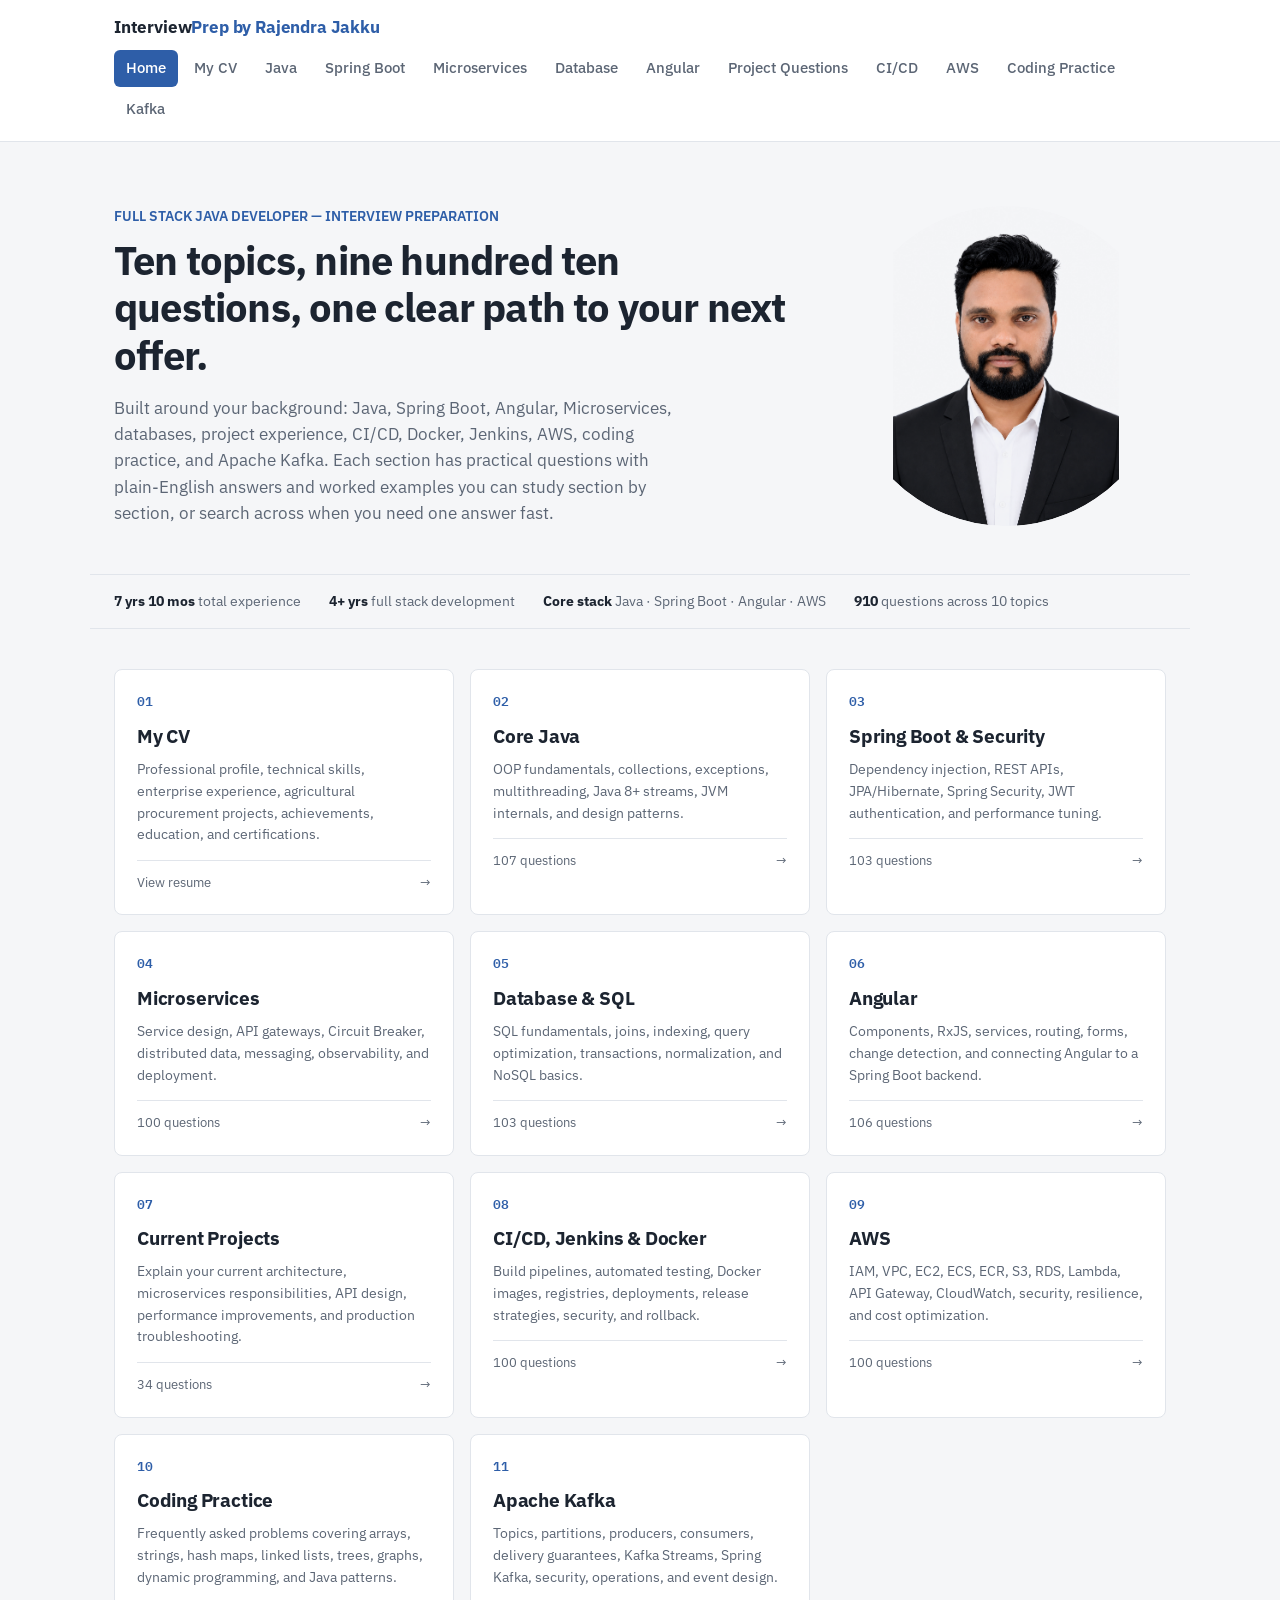
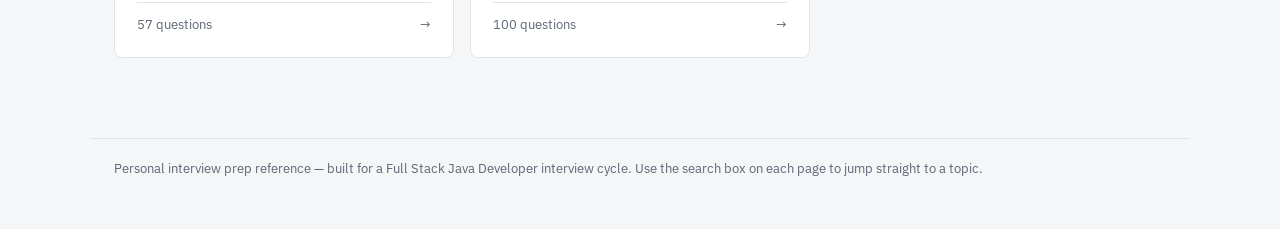
<file: index.html>
<!DOCTYPE html>
<html lang="en">
<head>
<meta charset="UTF-8">
<meta name="viewport" content="width=device-width, initial-scale=1.0">
<title>Full Stack Java Interview Prep</title>
<link rel="stylesheet" href="style.css">
</head>
<body>

<nav class="topnav">
  <div class="topnav-inner">
    <a href="index.html" class="brand">Interview<span>Prep</span><span> by Rajendra Jakku</span></a>
    <div class="navlinks">
      <a href="index.html" class="active">Home</a>
      <a href="cv.html">My CV</a>
      <a href="java.html">Java</a>
      <a href="springboot.html">Spring Boot</a>
      <a href="microservices.html">Microservices</a>
      <a href="database.html">Database</a>
      <a href="angular.html">Angular</a>
      <a href="projects.html">Project Questions</a>
      <a href="cicd.html">CI/CD</a>
      <a href="aws.html">AWS</a>
      <a href="coding.html">Coding Practice</a>
      <a href="kafka.html">Kafka</a>
    </div>
  </div>
</nav>

<section class="hero">
  <div class="hero-copy">
    <p class="eyebrow">FULL STACK JAVA DEVELOPER — INTERVIEW PREPARATION</p>
    <h1>Ten topics, nine hundred ten questions, one clear path to your next offer.</h1>
    <p>Built around your background: Java, Spring Boot, Angular, Microservices, databases, project experience, CI/CD, Docker, Jenkins, AWS, coding practice, and Apache Kafka. Each section has practical questions with plain-English answers and worked examples you can study section by section, or search across when you need one answer fast.</p>
  </div>
  <div class="hero-photo-wrap">
    <img class="hero-photo" src="profile.png" alt="Rajendra R. Jakku">
  </div>
</section>

<div class="candidate-strip">
  <span><strong>7 yrs 10 mos</strong> total experience</span>
  <span><strong>4+ yrs</strong> full stack development</span>
  <span><strong>Core stack</strong> Java · Spring Boot · Angular · AWS</span>
  <span><strong>910</strong> questions across 10 topics</span>
</div>

<div class="grid">

  <a href="cv.html" class="card">
    <div class="card-index">01</div>
    <h3>My CV</h3>
    <p>Professional profile, technical skills, enterprise experience, agricultural procurement projects, achievements, education, and certifications.</p>
    <div class="card-count"><span>View resume</span><span>→</span></div>
  </a>

  <a href="java.html" class="card">
    <div class="card-index">02</div>
    <h3>Core Java</h3>
    <p>OOP fundamentals, collections, exceptions, multithreading, Java 8+ streams, JVM internals, and design patterns.</p>
    <div class="card-count"><span>107 questions</span><span>→</span></div>
  </a>

  <a href="springboot.html" class="card">
    <div class="card-index">03</div>
    <h3>Spring Boot &amp; Security</h3>
    <p>Dependency injection, REST APIs, JPA/Hibernate, Spring Security, JWT authentication, and performance tuning.</p>
    <div class="card-count"><span>103 questions</span><span>→</span></div>
  </a>

  <a href="microservices.html" class="card">
    <div class="card-index">04</div>
    <h3>Microservices</h3>
    <p>Service design, API gateways, Circuit Breaker, distributed data, messaging, observability, and deployment.</p>
    <div class="card-count"><span>100 questions</span><span>→</span></div>
  </a>

  <a href="database.html" class="card">
    <div class="card-index">05</div>
    <h3>Database &amp; SQL</h3>
    <p>SQL fundamentals, joins, indexing, query optimization, transactions, normalization, and NoSQL basics.</p>
    <div class="card-count"><span>103 questions</span><span>→</span></div>
  </a>

  <a href="angular.html" class="card">
    <div class="card-index">06</div>
    <h3>Angular</h3>
    <p>Components, RxJS, services, routing, forms, change detection, and connecting Angular to a Spring Boot backend.</p>
    <div class="card-count"><span>106 questions</span><span>→</span></div>
  </a>

  <a href="projects.html" class="card">
    <div class="card-index">07</div>
    <h3>Current Projects</h3>
    <p>Explain your current architecture, microservices responsibilities, API design, performance improvements, and production troubleshooting.</p>
    <div class="card-count"><span>34 questions</span><span>→</span></div>
  </a>

  <a href="cicd.html" class="card">
    <div class="card-index">08</div>
    <h3>CI/CD, Jenkins &amp; Docker</h3>
    <p>Build pipelines, automated testing, Docker images, registries, deployments, release strategies, security, and rollback.</p>
    <div class="card-count"><span>100 questions</span><span>→</span></div>
  </a>

  <a href="aws.html" class="card">
    <div class="card-index">09</div>
    <h3>AWS</h3>
    <p>IAM, VPC, EC2, ECS, ECR, S3, RDS, Lambda, API Gateway, CloudWatch, security, resilience, and cost optimization.</p>
    <div class="card-count"><span>100 questions</span><span>→</span></div>
  </a>

  <a href="coding.html" class="card">
    <div class="card-index">10</div>
    <h3>Coding Practice</h3>
    <p>Frequently asked problems covering arrays, strings, hash maps, linked lists, trees, graphs, dynamic programming, and Java patterns.</p>
    <div class="card-count"><span>57 questions</span><span>→</span></div>
  </a>

  <a href="kafka.html" class="card">
    <div class="card-index">11</div>
    <h3>Apache Kafka</h3>
    <p>Topics, partitions, producers, consumers, delivery guarantees, Kafka Streams, Spring Kafka, security, operations, and event design.</p>
    <div class="card-count"><span>100 questions</span><span>→</span></div>
  </a>

</div>

<footer>
  Personal interview prep reference — built for a Full Stack Java Developer interview cycle. Use the search box on each page to jump straight to a topic.
</footer>

</body>
</html>
</file>
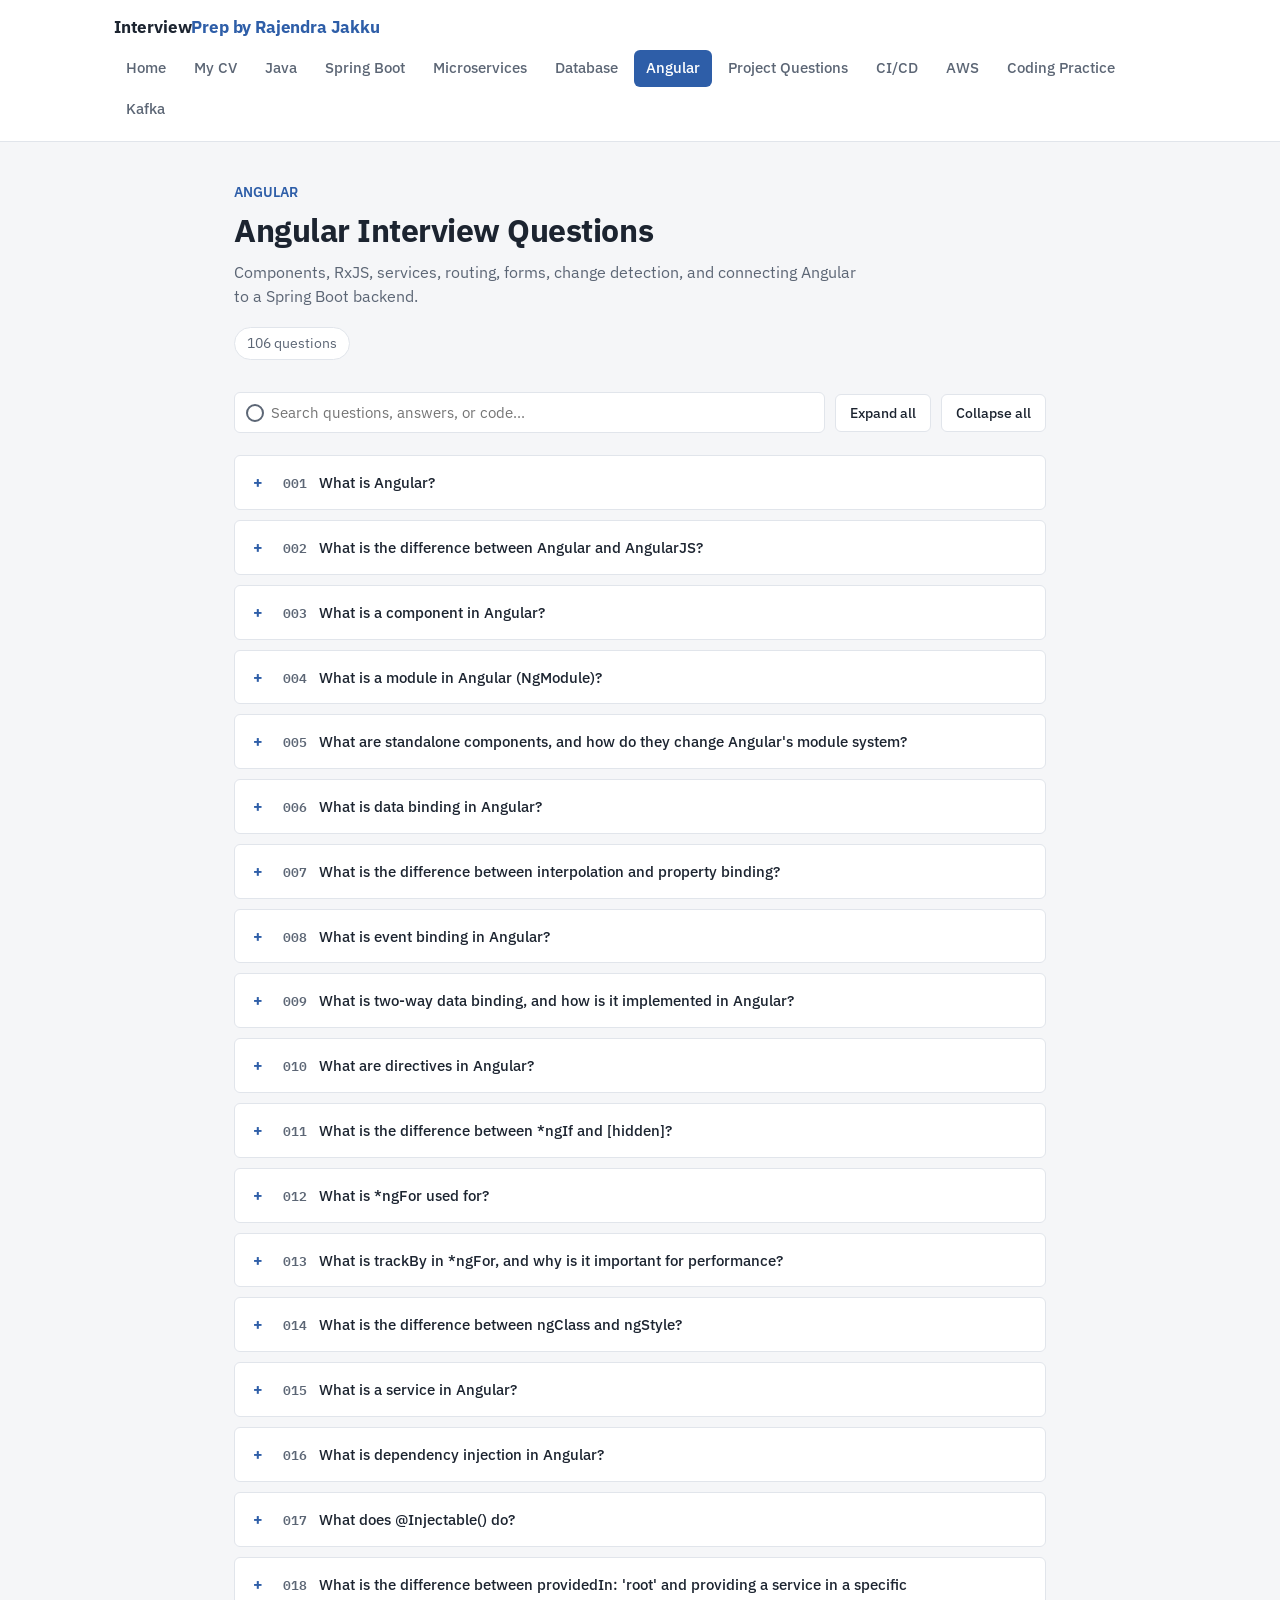
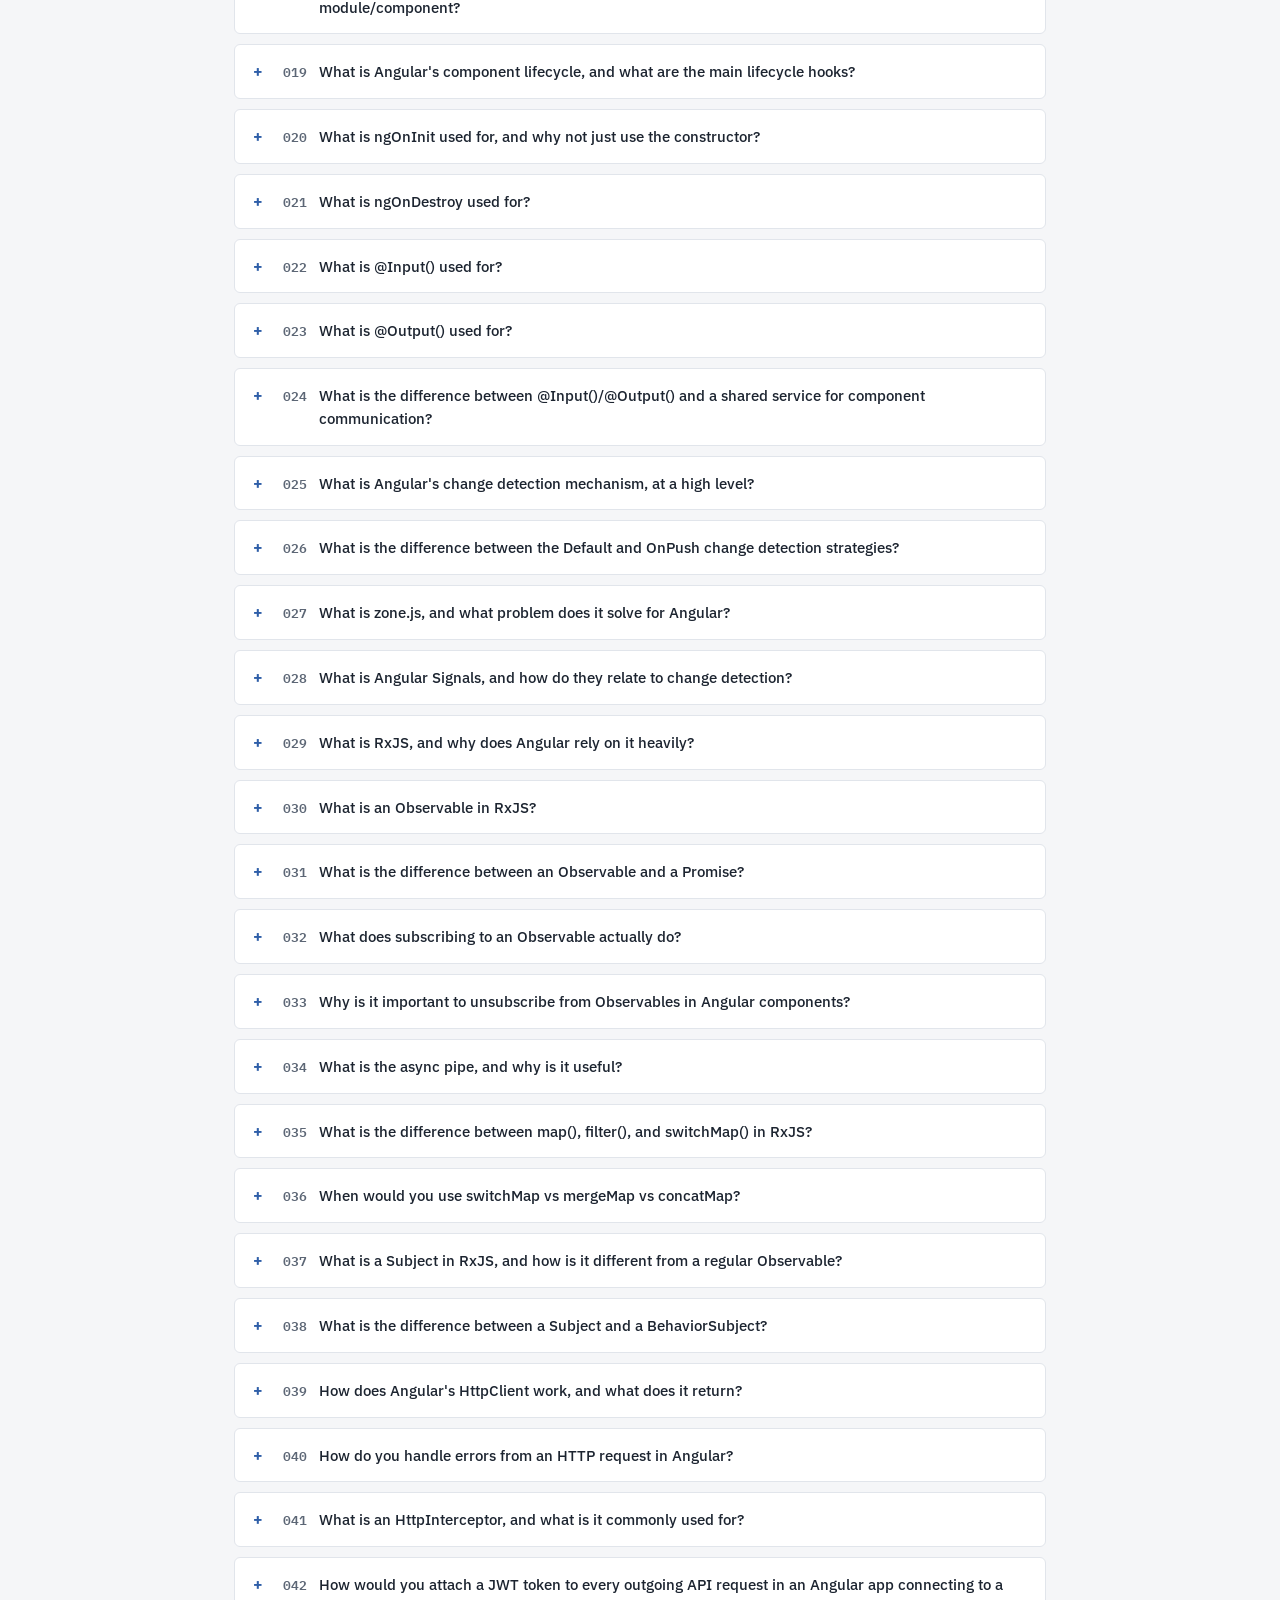
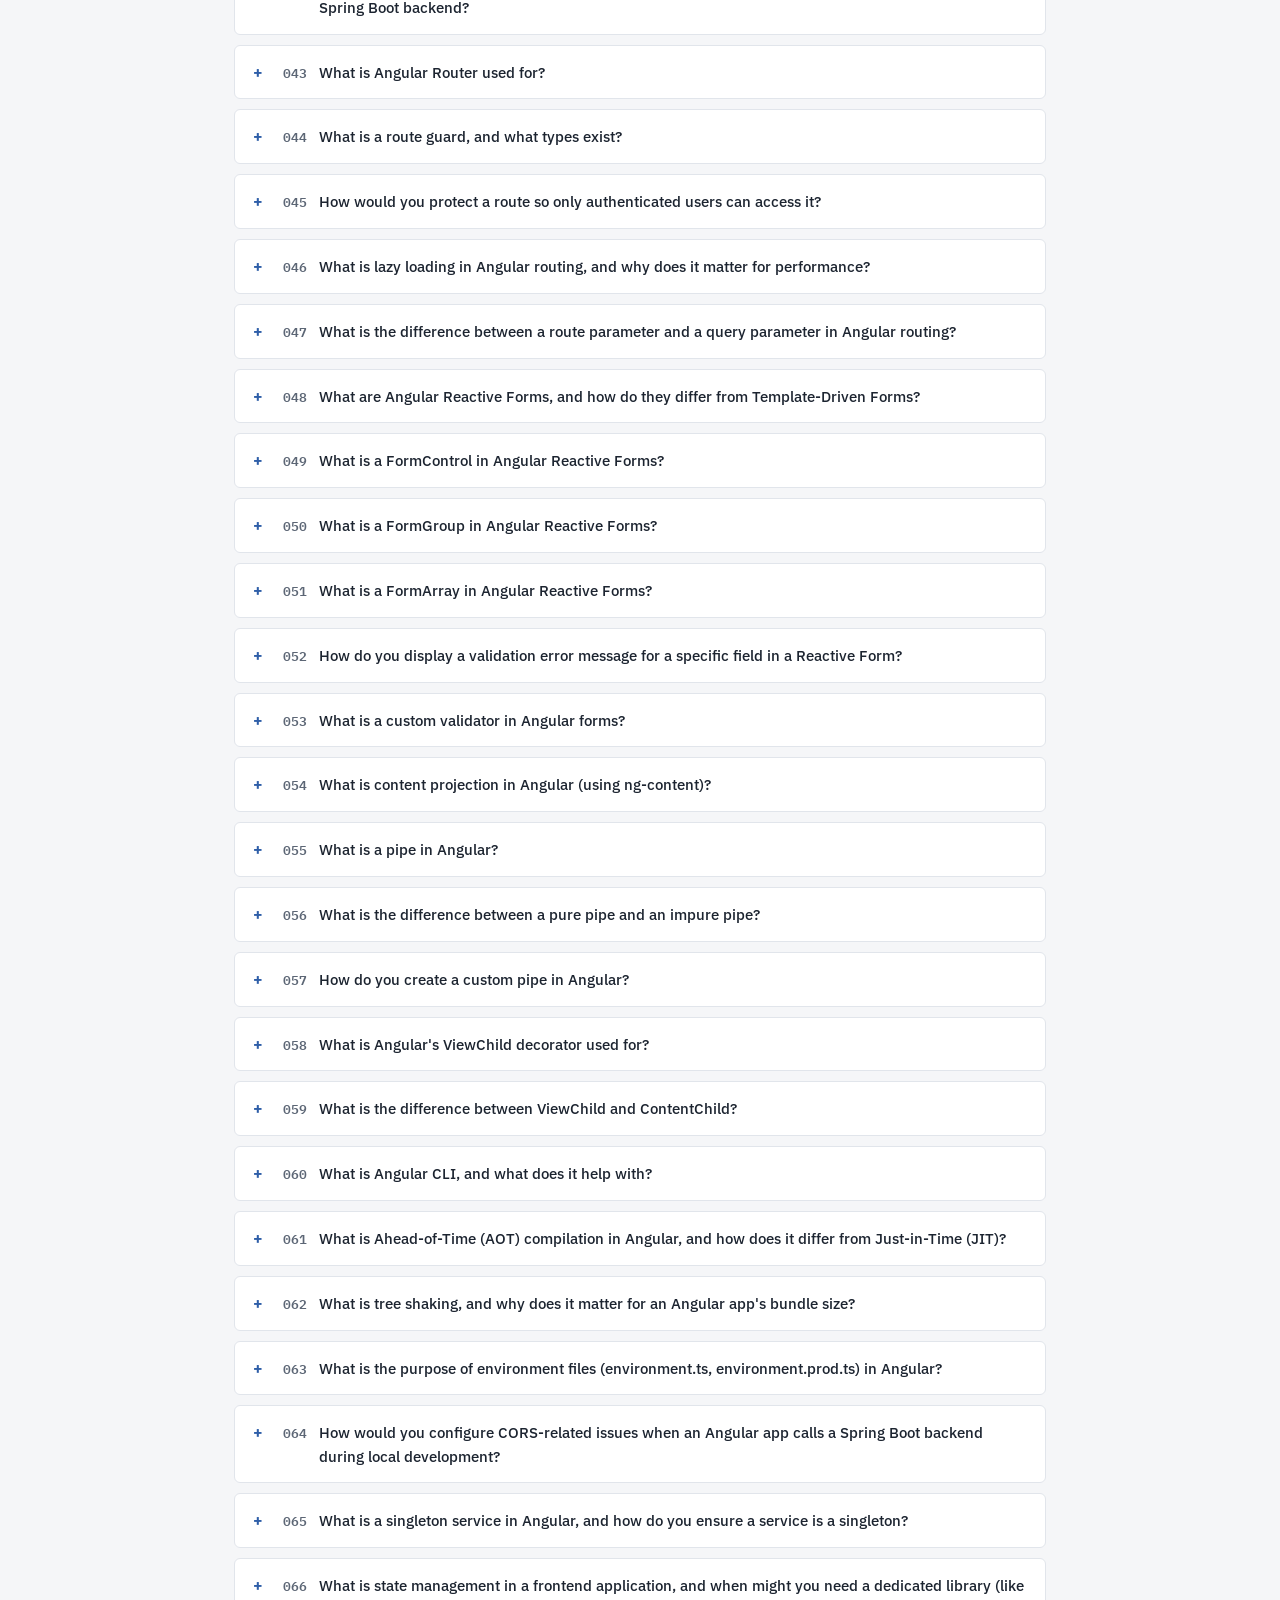
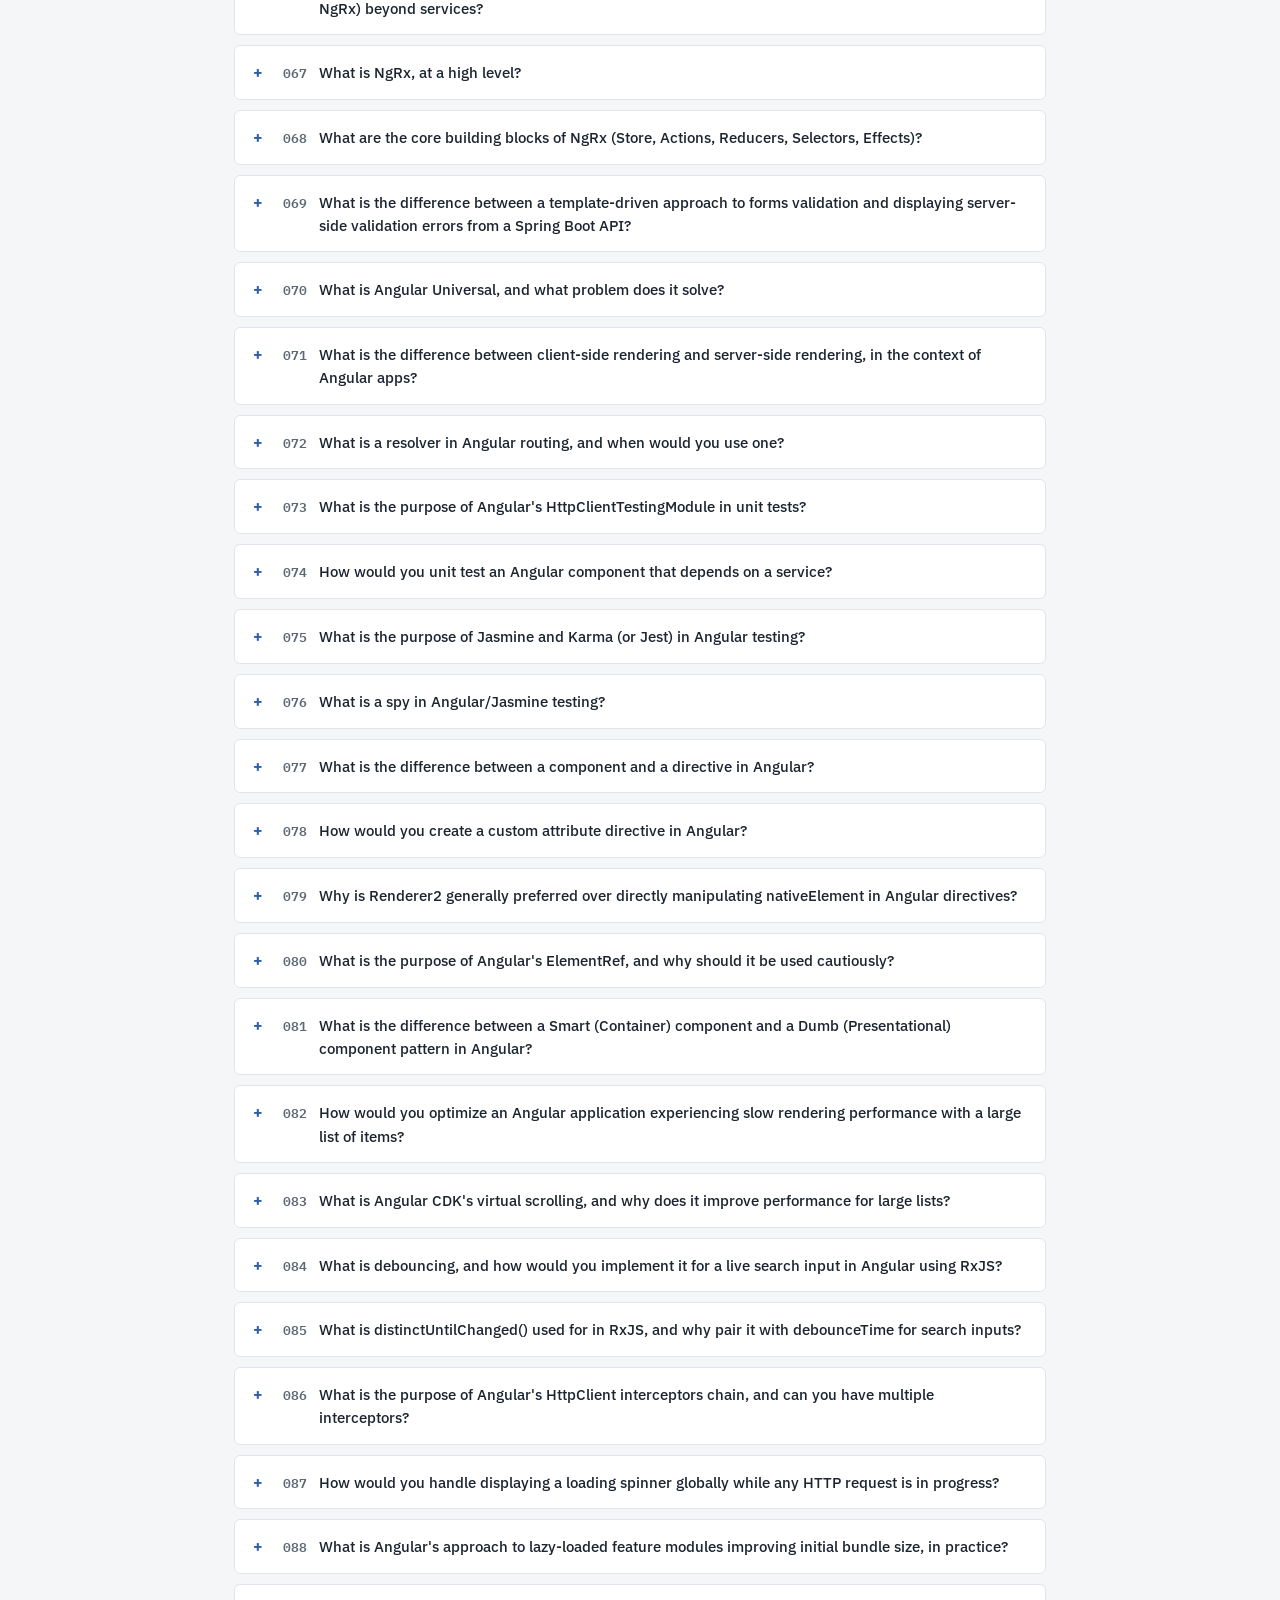
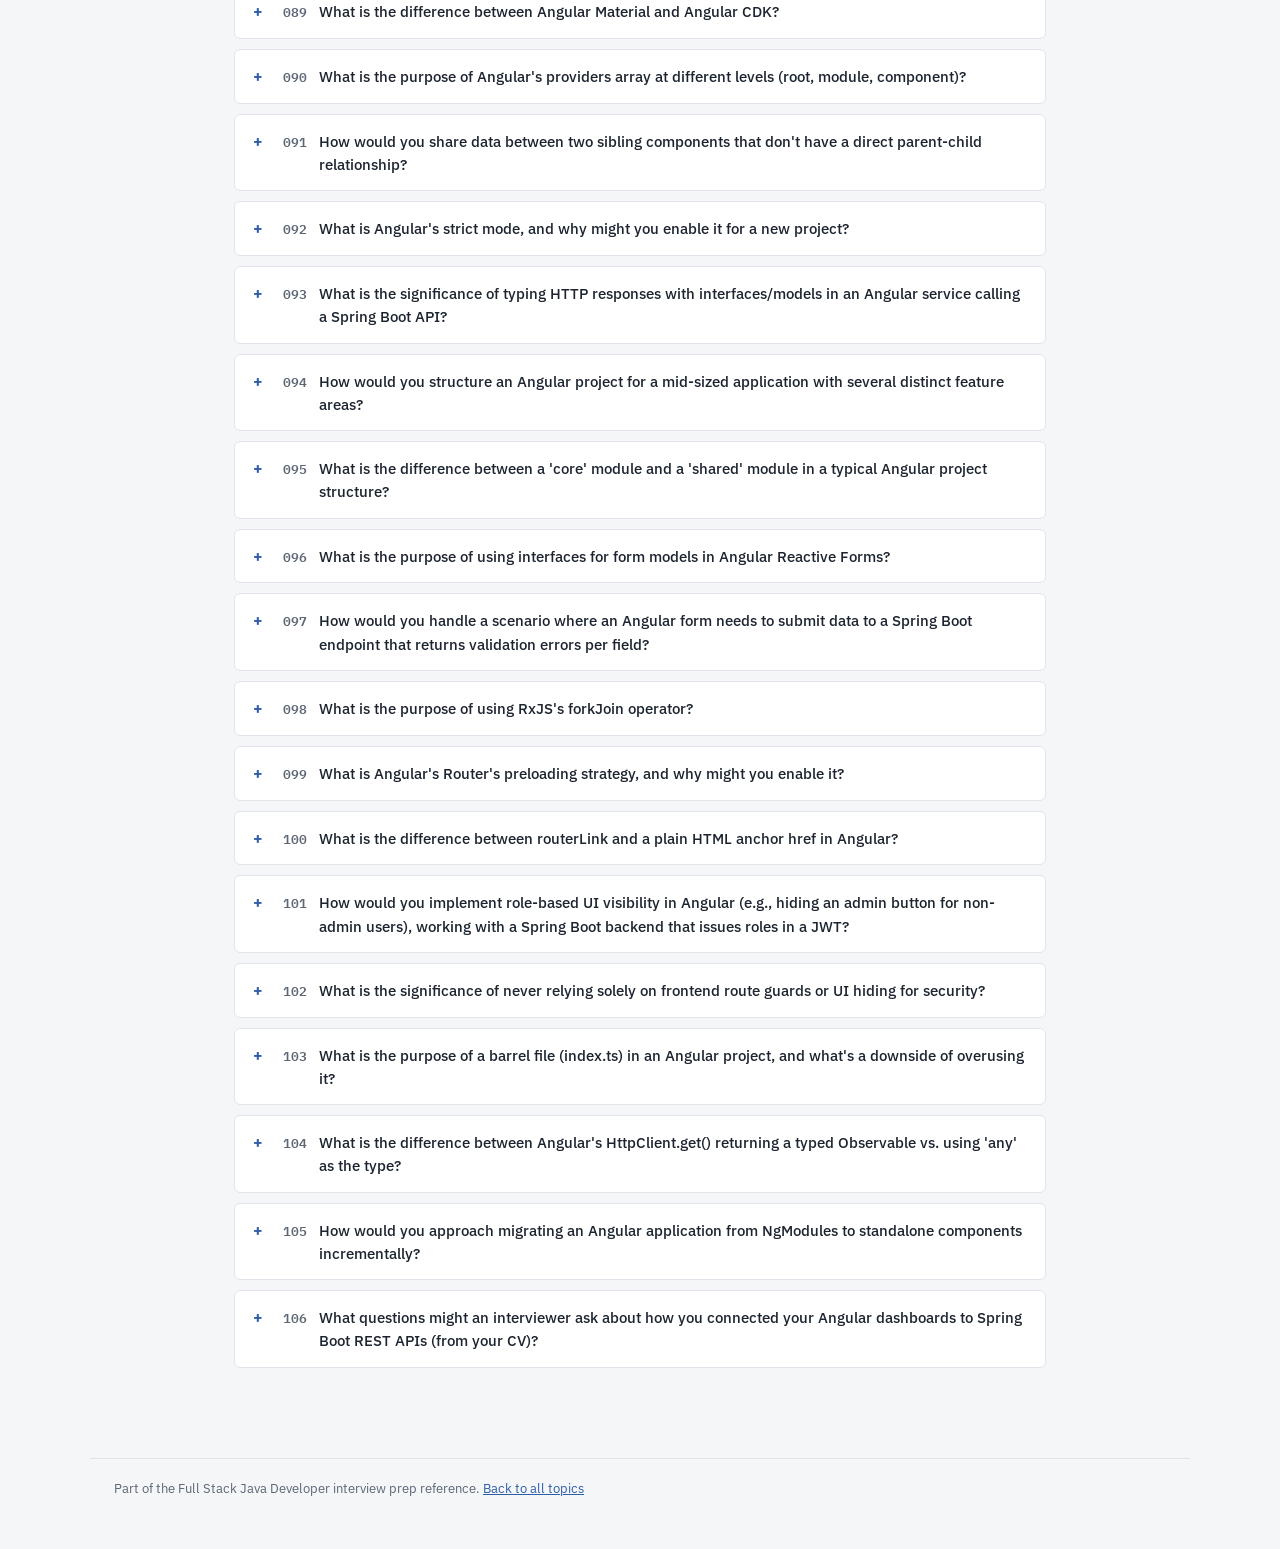
<file: angular.html>
<!DOCTYPE html>
<html lang="en">
<head>
<meta charset="UTF-8">
<meta name="viewport" content="width=device-width, initial-scale=1.0">
<title>Angular Interview Questions | Interview Prep</title>
<link rel="stylesheet" href="style.css">
</head>
<body>

<nav class="topnav">
  <div class="topnav-inner">
    <a href="index.html" class="brand">Interview<span>Prep</span><span> by Rajendra Jakku</span></a>
    <div class="navlinks">
      <a href="index.html" >Home</a>
      <a href="cv.html">My CV</a>
      <a href="java.html">Java</a>
      <a href="springboot.html">Spring Boot</a>
      <a href="microservices.html">Microservices</a>
      <a href="database.html">Database</a>
      <a href="angular.html" class="active" >Angular</a>
      <a href="projects.html">Project Questions</a>
      <a href="cicd.html">CI/CD</a>
      <a href="aws.html">AWS</a>
      <a href="coding.html">Coding Practice</a>
      <a href="kafka.html">Kafka</a>
    </div>
  </div>
</nav>

<div class="pagehead">
  <p class="eyebrow">ANGULAR</p>
  <h1>Angular Interview Questions</h1>
  <p>Components, RxJS, services, routing, forms, change detection, and connecting Angular to a Spring Boot backend.</p>
  <span class="count" id="qcount">106 questions</span>
</div>

<div class="controls">
  <div class="search-wrap">
    <input type="text" id="searchInput" placeholder="Search questions, answers, or code...">
  </div>
  <button class="btn" id="expandAll">Expand all</button>
  <button class="btn" id="collapseAll">Collapse all</button>
</div>

<div class="qlist">
  <div id="questionContainer"></div>
</div>

<footer>
  Part of the Full Stack Java Developer interview prep reference. <a href="index.html">Back to all topics</a>
</footer>

<script src="data-angular.js"></script>
<script src="app.js"></script>
<script>
  renderQuestions(angularData, 'questionContainer', 'qcount');
</script>

</body>
</html>
</file>
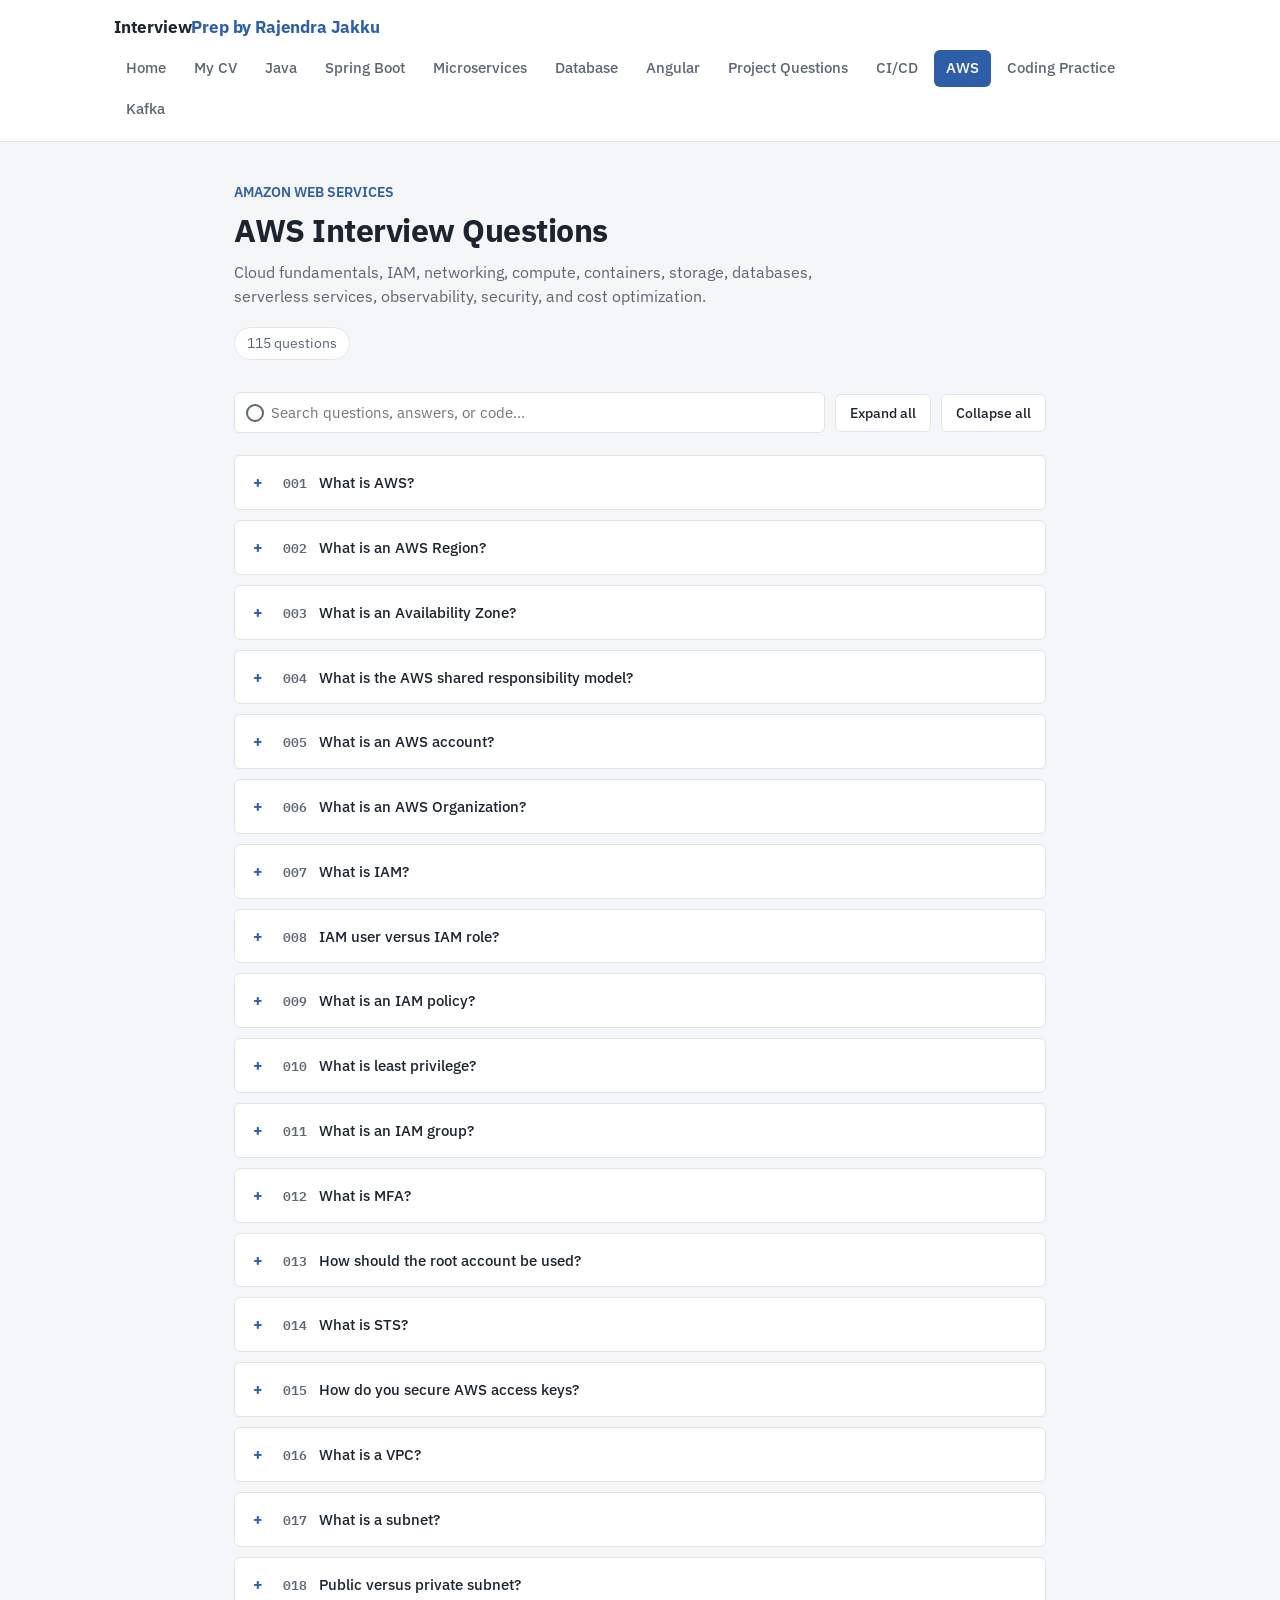
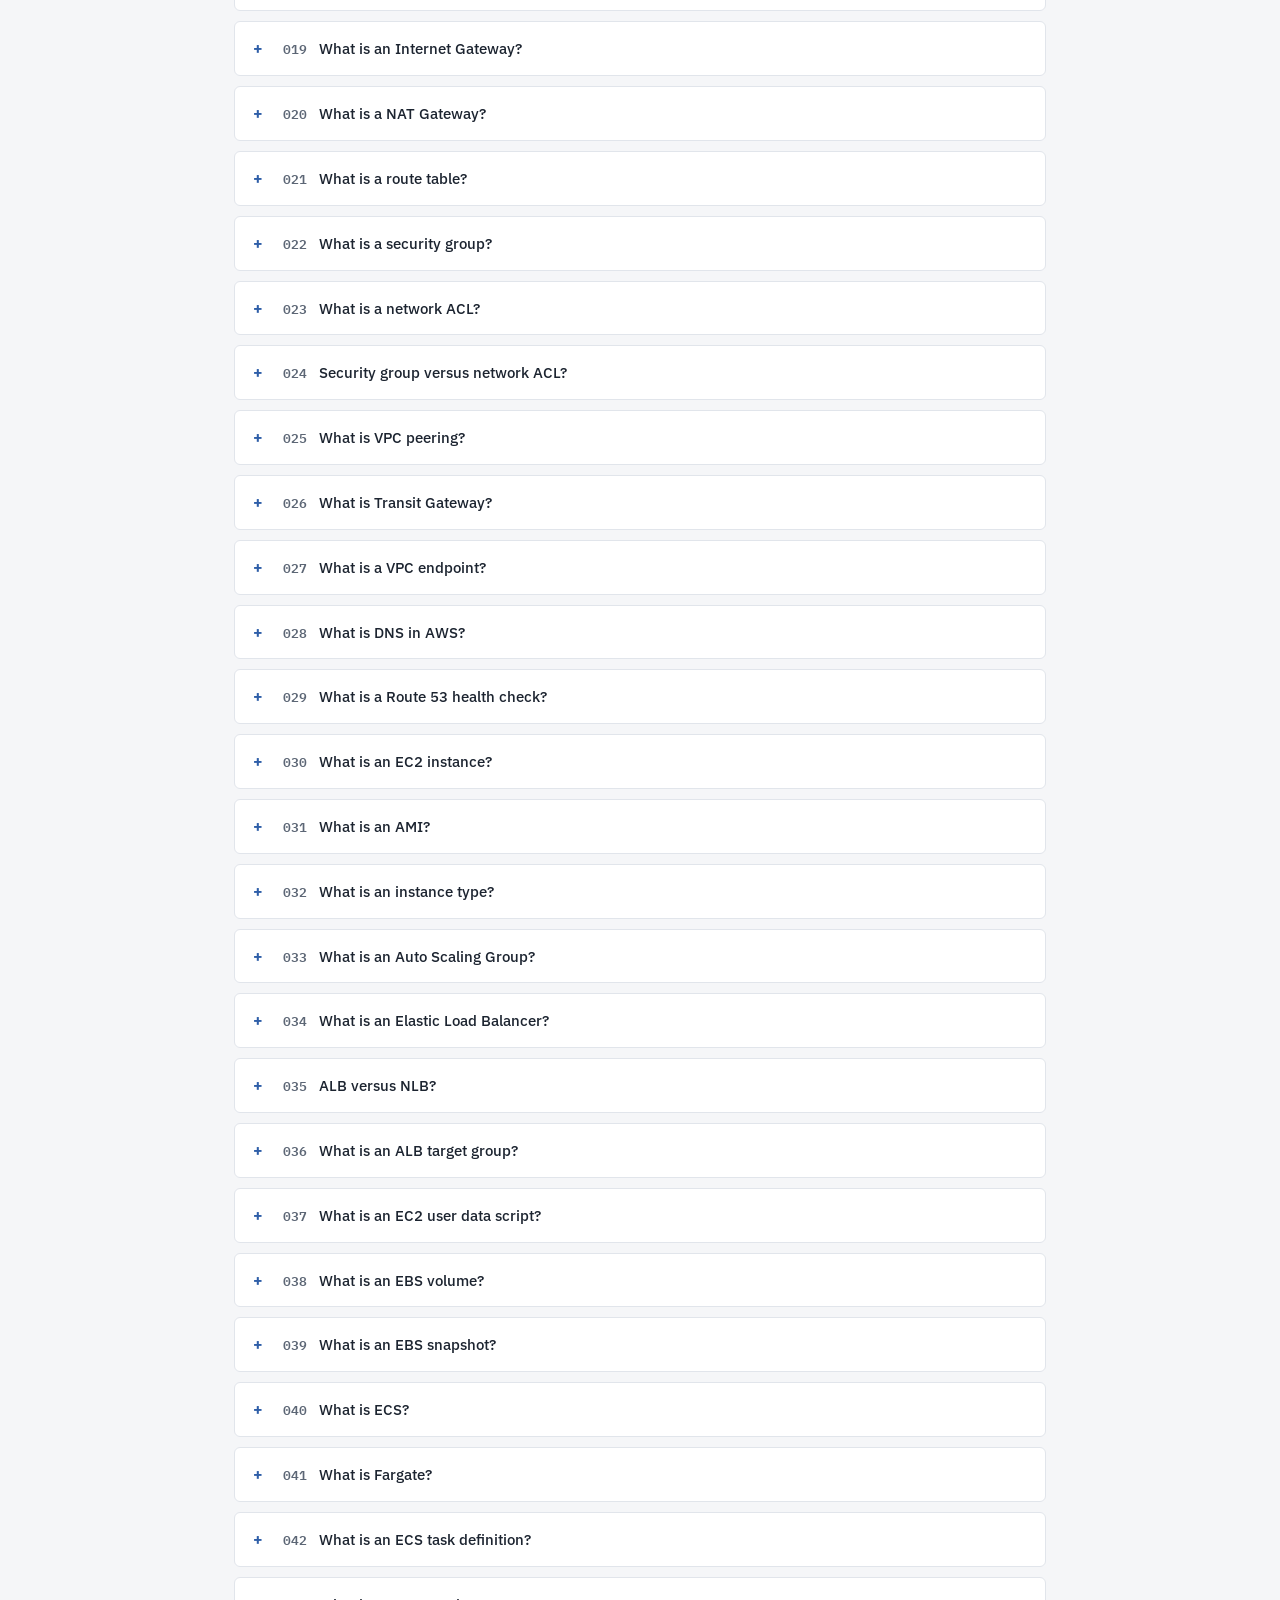
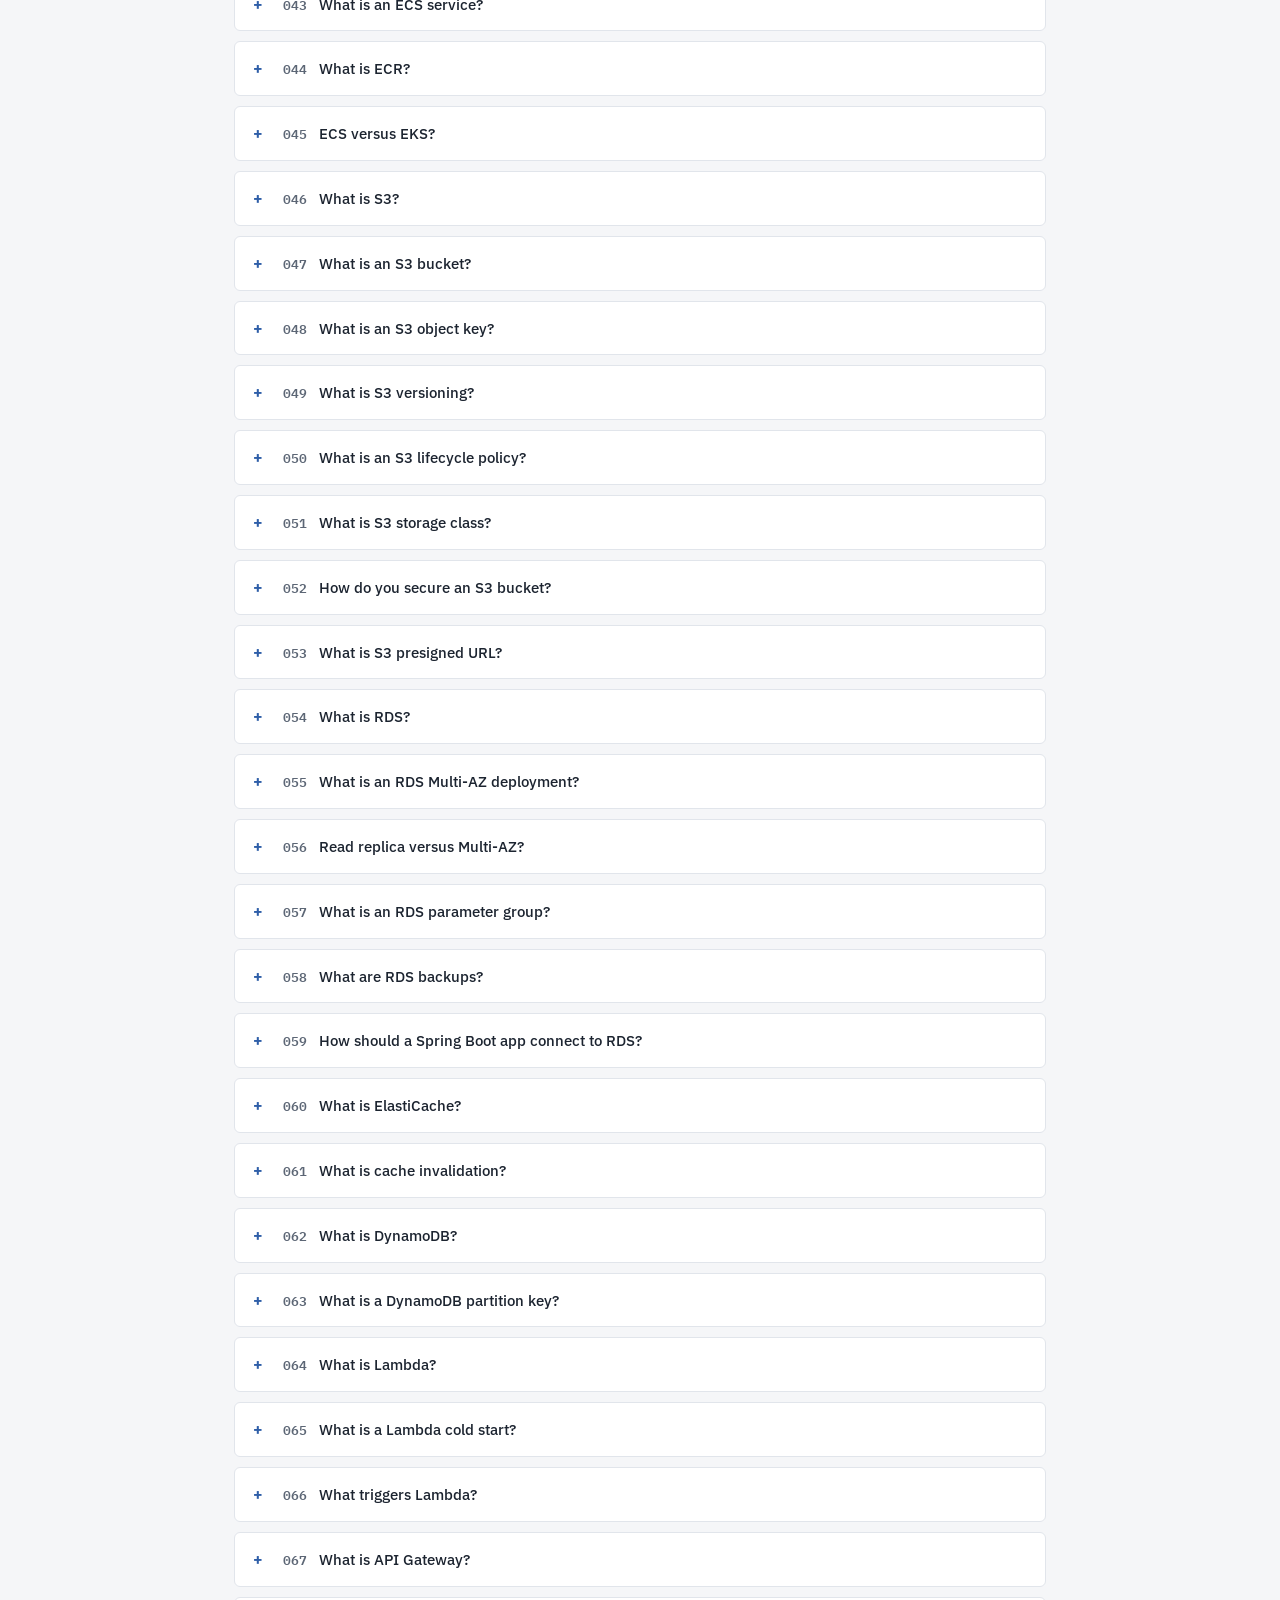
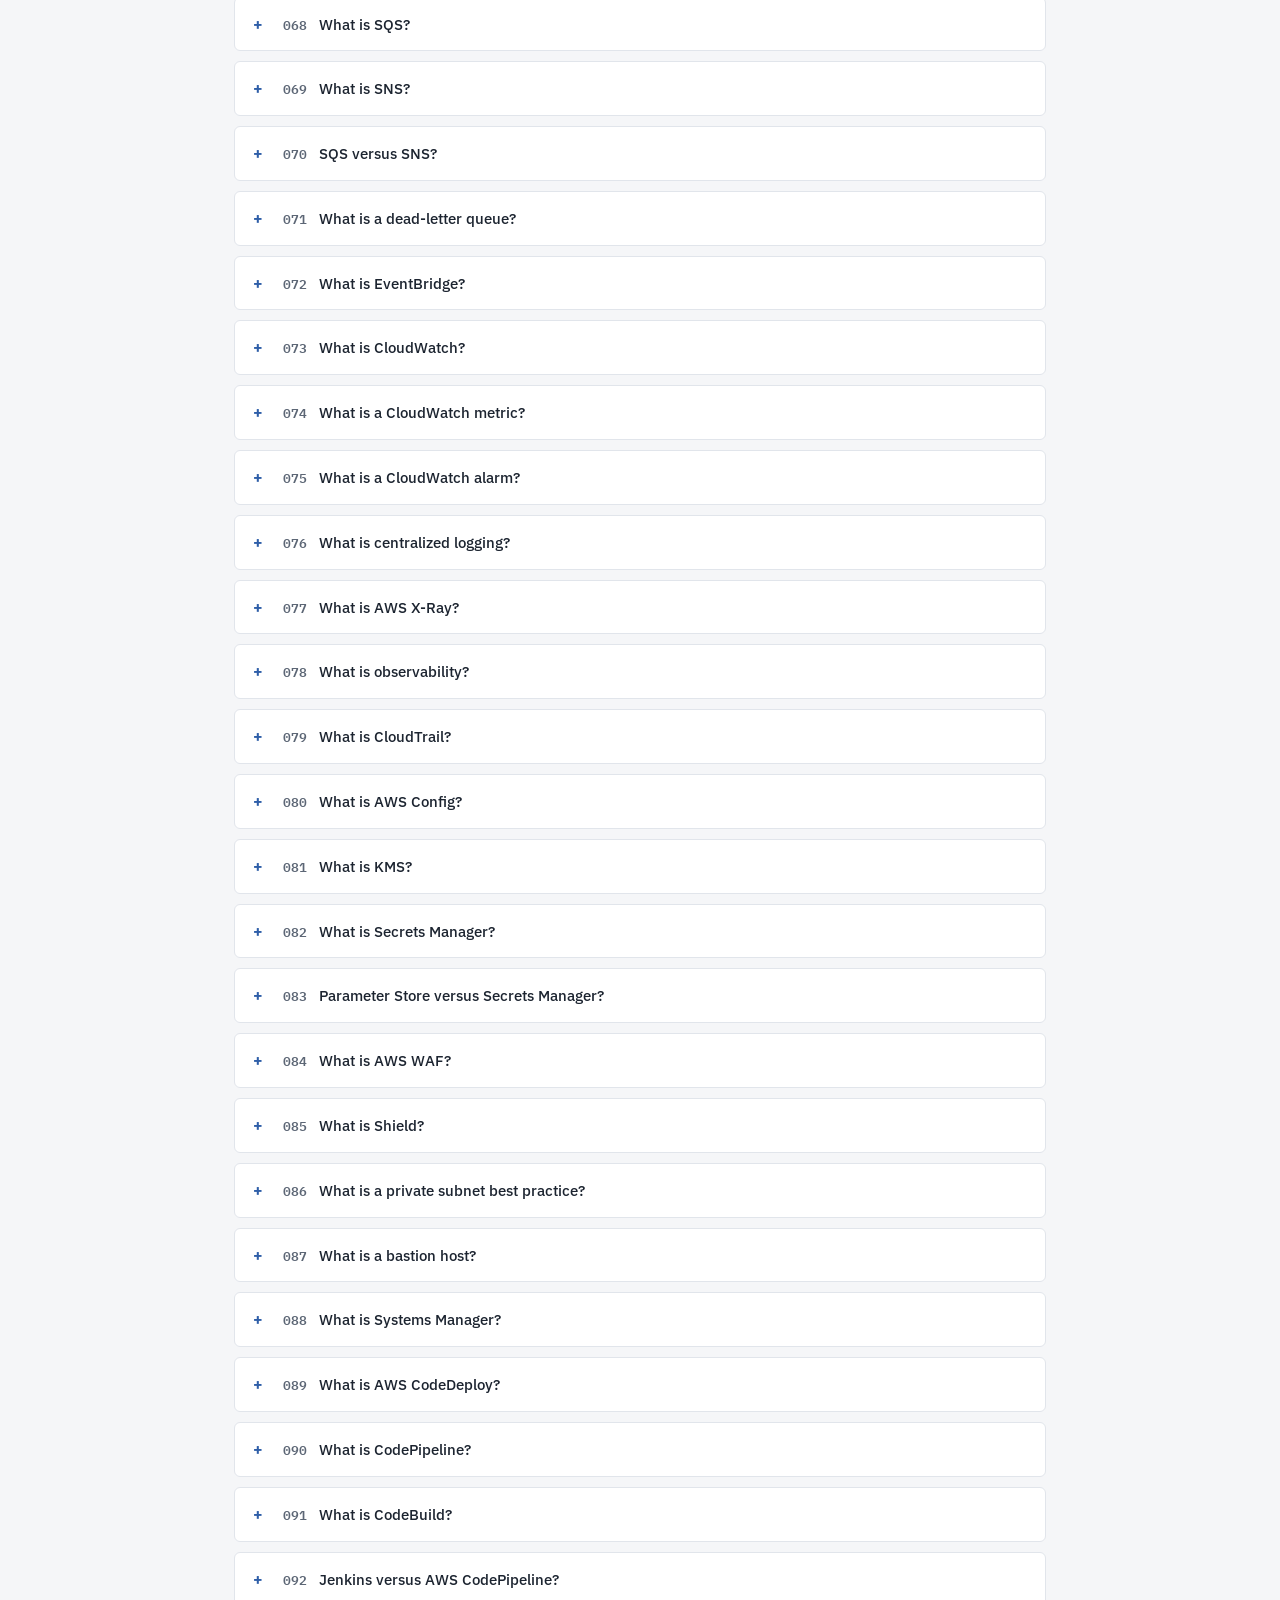
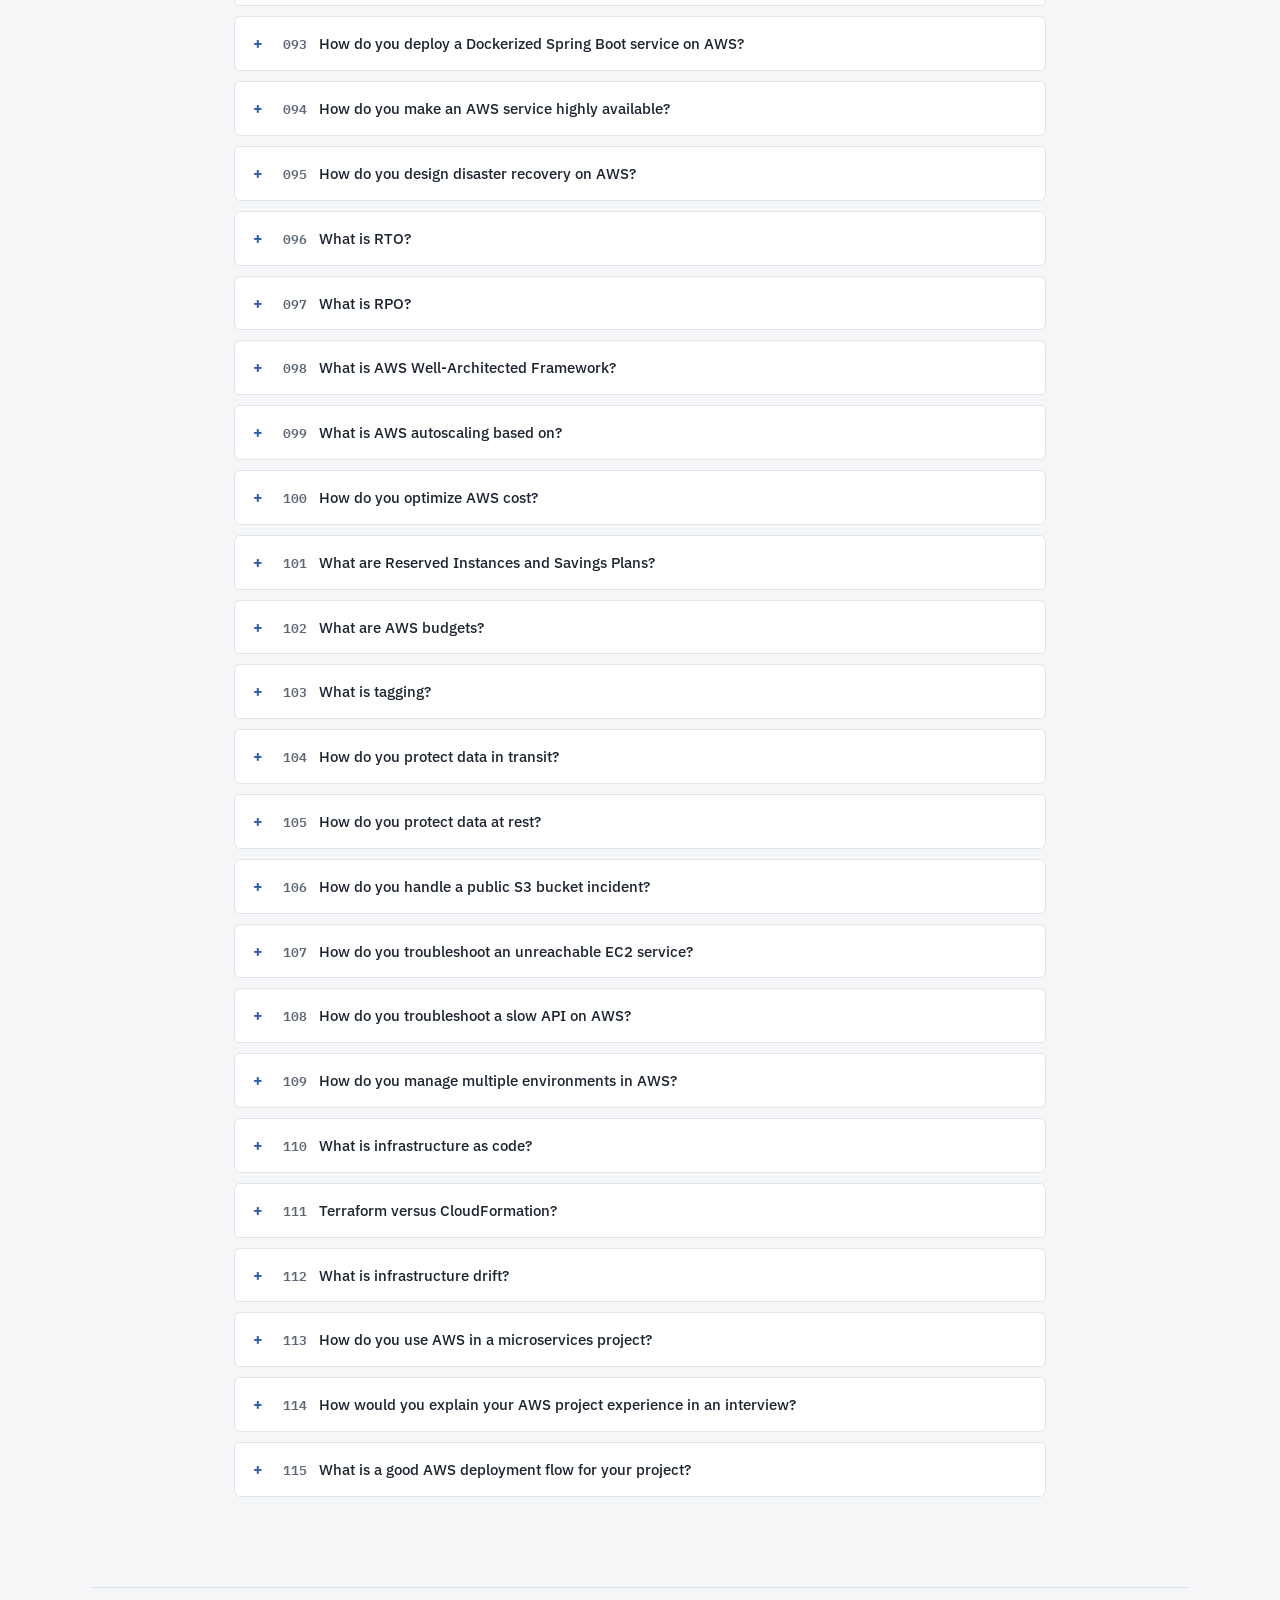
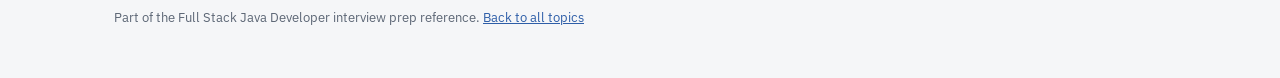
<file: aws.html>
<!DOCTYPE html>
<html lang="en">
<head>
<meta charset="UTF-8">
<meta name="viewport" content="width=device-width, initial-scale=1.0">
<title>AWS Interview Questions | Interview Prep</title>
<link rel="stylesheet" href="style.css">
</head>
<body>
<nav class="topnav">
  <div class="topnav-inner">
    <a href="index.html" class="brand">Interview<span>Prep</span><span> by Rajendra Jakku</span></a>
    <div class="navlinks">
      <a href="index.html">Home</a>
      <a href="cv.html">My CV</a>
      <a href="java.html">Java</a>
      <a href="springboot.html">Spring Boot</a>
      <a href="microservices.html">Microservices</a>
      <a href="database.html">Database</a>
      <a href="angular.html">Angular</a>
      <a href="projects.html">Project Questions</a>
      <a href="cicd.html">CI/CD</a>
      <a href="aws.html" class="active">AWS</a>
      <a href="coding.html">Coding Practice</a>
      <a href="kafka.html">Kafka</a>
    </div>
  </div>
</nav>
<div class="pagehead">
  <p class="eyebrow">AMAZON WEB SERVICES</p>
  <h1>AWS Interview Questions</h1>
  <p>Cloud fundamentals, IAM, networking, compute, containers, storage, databases, serverless services, observability, security, and cost optimization.</p>
  <span class="count" id="qcount">100 questions</span>
</div>
<div class="controls"><div class="search-wrap"><input type="text" id="searchInput" placeholder="Search questions, answers, or code..."></div><button class="btn" id="expandAll">Expand all</button><button class="btn" id="collapseAll">Collapse all</button></div>
<div class="qlist"><div id="questionContainer"></div></div>
<footer>Part of the Full Stack Java Developer interview prep reference. <a href="index.html">Back to all topics</a></footer>
<script src="app.js"></script>
<script>
const awsQuestions = [
{q:'What is AWS?',a:'AWS is a cloud platform that provides on-demand compute, storage, networking, database, security, monitoring, and application services with usage-based pricing.',ex:'A Spring Boot service runs on containers while S3 stores documents.'},
{q:'What is an AWS Region?',a:'A Region is a separate geographic area containing multiple isolated Availability Zones. Choosing a Region affects latency, compliance, service availability, and cost.',ex:'Deploy in a region close to users and required government data residency.'},
{q:'What is an Availability Zone?',a:'An Availability Zone is an isolated data-center location within a Region. Deploying across multiple zones improves resilience against a zone failure.',ex:'Run service instances in two AZs behind a load balancer.'},
{q:'What is the AWS shared responsibility model?',a:'AWS secures the underlying cloud infrastructure. The customer secures configuration, identity, data, operating systems, applications, and network rules according to the service used.',ex:'AWS protects the physical host; you patch an EC2 operating system.'},
{q:'What is an AWS account?',a:'An AWS account is an isolated environment for resources, billing, limits, and security boundaries. Organizations often separate production, non-production, and security accounts.',ex:'A production account has different credentials and guardrails from development.'},
{q:'What is an AWS Organization?',a:'AWS Organizations centrally manages multiple accounts, consolidated billing, organizational units, policies, and account governance.',ex:'A security policy denies public S3 buckets in all production accounts.'},
{q:'What is IAM?',a:'Identity and Access Management controls authentication and authorization for AWS resources using users, groups, roles, and policies.',ex:'A deployment role can push an image but cannot read unrelated customer data.'},
{q:'IAM user versus IAM role?',a:'A user represents a long-term identity, while a role is assumed temporarily by users, services, or external identities. Roles are preferred for workloads because they avoid embedded long-term keys.',ex:'An EC2 instance assumes a role to read from S3.'},
{q:'What is an IAM policy?',a:'A policy is a JSON document that allows or denies actions on resources under conditions. Explicit deny overrides an allow.',ex:'Allow s3:GetObject only for arn:aws:s3:::app-documents/verified/*.'},
{q:'What is least privilege?',a:'Least privilege grants only the actions, resources, and conditions required for a task. It limits damage if credentials or a service are compromised.',ex:'A notification service can publish to one SNS topic, not all topics.'},
{q:'What is an IAM group?',a:'A group collects IAM users with similar permissions, making administration easier. Applications should generally use roles rather than shared user credentials.',ex:'Read-only analysts belong to a reporting group.'},
{q:'What is MFA?',a:'Multi-factor authentication requires an additional factor beyond a password or key. It is especially important for privileged human access.',ex:'The root account requires hardware or virtual MFA.'},
{q:'How should the root account be used?',a:'Use the root account only for tasks that require it, enable MFA, avoid access keys, and do not use it for daily administration.',ex:'Create an administrative role for normal operations.'},
{q:'What is STS?',a:'AWS Security Token Service issues temporary credentials for assumed roles and federated access. Temporary credentials reduce the exposure of long-lived keys.',ex:'Jenkins assumes a deployment role for one pipeline run.'},
{q:'How do you secure AWS access keys?',a:'Avoid keys in source code, rotate unavoidable keys, use roles and federation, restrict permissions, monitor usage, and revoke exposed keys immediately.',ex:'An EC2 instance profile replaces a key stored in application properties.'},
{q:'What is a VPC?',a:'A Virtual Private Cloud is an isolated logical network where you define IP ranges, subnets, routing, and network security for AWS resources.',ex:'Microservices run in private subnets inside a project VPC.'},
{q:'What is a subnet?',a:'A subnet is a range of IP addresses within a VPC and is associated with one Availability Zone. It can be public or private based on routing.',ex:'Load balancers use public subnets; databases use private subnets.'},
{q:'Public versus private subnet?',a:'A public subnet has a route to an Internet Gateway. A private subnet has no direct inbound internet route and may use NAT for outbound access.',ex:'An EC2 application server in a private subnet downloads patches through NAT.'},
{q:'What is an Internet Gateway?',a:'An Internet Gateway attaches to a VPC and provides internet connectivity for resources whose subnet route table and security rules allow it.',ex:'A public load balancer uses a route to the Internet Gateway.'},
{q:'What is a NAT Gateway?',a:'A NAT Gateway allows resources in private subnets to initiate outbound internet connections without accepting unsolicited inbound connections.',ex:'A private service calls an external government API through NAT.'},
{q:'What is a route table?',a:'A route table controls where subnet traffic is sent based on destination CIDR ranges or prefixes.',ex:'0.0.0.0/0 routes public traffic to an Internet Gateway.'},
{q:'What is a security group?',a:'A security group is a stateful virtual firewall attached to resources such as EC2 instances. It controls allowed inbound and outbound traffic.',ex:'Allow port 8080 from the internal load balancer security group only.'},
{q:'What is a network ACL?',a:'A network ACL is a stateless subnet-level firewall with ordered allow and deny rules. Security groups are usually the primary workload control.',ex:'A subnet ACL denies a known unwanted CIDR range.'},
{q:'Security group versus network ACL?',a:'Security groups are stateful and attached to resources; network ACLs are stateless and attached to subnets. Both should be designed deliberately and monitored.',ex:'A return response is allowed by a stateful security group automatically.'},
{q:'What is VPC peering?',a:'VPC peering privately connects two VPCs using their private IP ranges. It is non-transitive, so every required connection needs its own route.',ex:'A shared services VPC peers with an application VPC.'},
{q:'What is Transit Gateway?',a:'Transit Gateway is a central hub for connecting many VPCs and on-premises networks, simplifying routing compared with many individual peerings.',ex:'Development, production, and security VPCs connect through one hub.'},
{q:'What is a VPC endpoint?',a:'A VPC endpoint lets private resources access supported AWS services without traversing the public internet. Gateway endpoints support services such as S3.',ex:'Private EC2 instances access S3 through an S3 endpoint.'},
{q:'What is DNS in AWS?',a:'Amazon Route 53 provides domain registration, DNS resolution, health checks, and routing policies for AWS and external endpoints.',ex:'api.example.com resolves to an application load balancer.'},
{q:'What is a Route 53 health check?',a:'A health check monitors an endpoint or other health signal and can influence DNS routing away from an unhealthy target.',ex:'Failover DNS sends traffic to a secondary region when the primary is unhealthy.'},
{q:'What is an EC2 instance?',a:'EC2 provides virtual servers with selectable compute, memory, storage, networking, and operating-system options.',ex:'Run a Spring Boot service on a Linux EC2 instance.'},
{q:'What is an AMI?',a:'An Amazon Machine Image is a template containing the operating system, software, and configuration used to launch EC2 instances.',ex:'A hardened Java AMI is used by an Auto Scaling Group.'},
{q:'What is an instance type?',a:'An instance type defines a combination of CPU, memory, network, and sometimes accelerator capacity. Select it based on measured workload needs.',ex:'A memory-optimized type suits a service with a large JVM heap.'},
{q:'What is an Auto Scaling Group?',a:'An Auto Scaling Group maintains a desired number of instances, replaces unhealthy instances, and can scale capacity based on policies or schedules.',ex:'Add instances when average CPU or request count crosses a threshold.'},
{q:'What is an Elastic Load Balancer?',a:'Elastic Load Balancing distributes traffic across healthy targets and provides a stable endpoint, health checks, and integration with scaling.',ex:'An ALB routes HTTPS traffic to private Spring Boot targets.'},
{q:'ALB versus NLB?',a:'An Application Load Balancer works at HTTP level with paths, hosts, and headers. A Network Load Balancer handles high-performance TCP or TLS traffic at a lower level.',ex:'ALB routes /farmer and /procurement to different target groups.'},
{q:'What is an ALB target group?',a:'A target group contains destinations such as instances, containers, or IPs and defines health checks and routing behavior for a load balancer listener.',ex:'The target group checks /actuator/health/readiness.'},
{q:'What is an EC2 user data script?',a:'User data runs during initial instance launch and can install packages, configure agents, or register the instance. Complex setup is usually better baked into an AMI.',ex:'User data installs a monitoring agent on first boot.'},
{q:'What is an EBS volume?',a:'Elastic Block Store provides persistent block storage for EC2. Volumes have performance, encryption, backup, and availability characteristics to plan.',ex:'An encrypted EBS volume stores application logs temporarily.'},
{q:'What is an EBS snapshot?',a:'An EBS snapshot is a point-in-time backup stored in AWS. Snapshots can create new volumes and support recovery or migration.',ex:'A scheduled snapshot protects a database volume.'},
{q:'What is ECS?',a:'Elastic Container Service runs and manages Docker containers using AWS-managed control planes and launch options such as EC2 or Fargate.',ex:'The procurement service runs as an ECS task.'},
{q:'What is Fargate?',a:'Fargate is a serverless compute engine for containers. AWS manages the underlying servers while you define task resources and networking.',ex:'Run a Spring Boot image on Fargate without managing EC2 nodes.'},
{q:'What is an ECS task definition?',a:'A task definition describes containers, images, ports, CPU, memory, environment, secrets, logging, and IAM roles for an ECS task.',ex:'The task definition references an ECR image digest and a Secrets Manager ARN.'},
{q:'What is an ECS service?',a:'An ECS service maintains a desired number of task instances, integrates with load balancers, and performs rolling deployments or replacements.',ex:'The service keeps three healthy notification tasks running.'},
{q:'What is ECR?',a:'Elastic Container Registry is a private registry for Docker and OCI images with IAM integration, scanning, lifecycle policies, and regional repositories.',ex:'Jenkins pushes the notification image to ECR.'},
{q:'ECS versus EKS?',a:'ECS is AWS-native container orchestration with simpler operational overhead. EKS provides managed Kubernetes control planes and Kubernetes portability, but requires more platform expertise.',ex:'Choose ECS for a straightforward AWS container platform; EKS for an established Kubernetes ecosystem.'},
{q:'What is S3?',a:'Simple Storage Service is highly durable object storage for files, backups, exports, logs, and static assets. Objects are stored in buckets with keys and metadata.',ex:'Farmer documents are stored under a farmer-specific S3 prefix.'},
{q:'What is an S3 bucket?',a:'A bucket is a globally unique storage container with policies, encryption, lifecycle, versioning, and access settings.',ex:'prod-project-documents stores production uploads.'},
{q:'What is an S3 object key?',a:'An object key is the full identifier of an object inside a bucket. Prefixes make keys appear organized even though S3 is object storage.',ex:'farmers/2026/12345/aadhaar-proof.pdf'},
{q:'What is S3 versioning?',a:'Versioning preserves prior object versions so accidental overwrites or deletes can be recovered. It should be combined with lifecycle and retention policies.',ex:'Restore the previous document after an accidental replacement.'},
{q:'What is an S3 lifecycle policy?',a:'A lifecycle policy transitions objects to lower-cost storage or expires them after a defined period based on prefixes, tags, or age.',ex:'Move old reports to Glacier after 90 days.'},
{q:'What is S3 storage class?',a:'Storage classes optimize cost and access patterns, from frequently accessed Standard to infrequent or archival classes with different retrieval behavior.',ex:'Frequently downloaded reports use Standard; old audit files use Glacier.'},
{q:'How do you secure an S3 bucket?',a:'Block public access, use least-privilege bucket and identity policies, enable encryption, log access where required, and apply organization controls.',ex:'Only the document service role can read the private bucket prefix.'},
{q:'What is S3 presigned URL?',a:'A presigned URL grants time-limited access to a specific object without making the bucket public. It is useful for direct browser upload or download.',ex:'The API returns a five-minute upload URL for a farmer document.'},
{q:'What is RDS?',a:'Relational Database Service manages relational engines such as PostgreSQL and MySQL, including provisioning, backups, patching, monitoring, and high availability options.',ex:'A Spring Boot service connects to an RDS PostgreSQL database in private subnets.'},
{q:'What is an RDS Multi-AZ deployment?',a:'Multi-AZ maintains a synchronously replicated standby in another Availability Zone for failover. It improves availability rather than read scaling.',ex:'RDS automatically fails over to the standby after a primary problem.'},
{q:'Read replica versus Multi-AZ?',a:'A read replica handles read scaling and may support reporting. Multi-AZ provides high availability with a standby that is not normally used for reads.',ex:'Use a read replica for search reports and Multi-AZ for database resilience.'},
{q:'What is an RDS parameter group?',a:'A parameter group controls database engine settings. Changes may apply immediately or after a restart depending on the parameter.',ex:'Tune connection limits after checking application pool size.'},
{q:'What are RDS backups?',a:'Automated backups support point-in-time recovery within the retention period, while manual snapshots can be retained longer for release or migration needs.',ex:'Restore the database to a timestamp before a bad data change.'},
{q:'How should a Spring Boot app connect to RDS?',a:'Use private networking, a secret manager for credentials, TLS where supported, a bounded connection pool, migrations, and monitoring for connection and query health.',ex:'The application receives the database URL from external configuration.'},
{q:'What is ElastiCache?',a:'ElastiCache provides managed in-memory engines such as Redis or Memcached for caching, sessions, counters, and short-lived data.',ex:'Cache stable dropdown data and frequently read master values in Redis.'},
{q:'What is cache invalidation?',a:'Cache invalidation removes or updates stale values when source data changes. A suitable TTL and explicit invalidation policy are both important.',ex:'Clear the crop master cache after an administrator publishes a new crop.'},
{q:'What is DynamoDB?',a:'DynamoDB is a managed NoSQL key-value and document database designed for predictable low-latency access at scale.',ex:'Store idempotency records keyed by request ID.'},
{q:'What is a DynamoDB partition key?',a:'The partition key determines item distribution and is used to locate data. It should have enough cardinality to avoid hot partitions.',ex:'tenantId#farmerId distributes farmer records.'},
{q:'What is Lambda?',a:'Lambda runs code in response to events without managing servers. You pay for execution and must design around duration, concurrency, startup, and statelessness.',ex:'A Lambda processes an S3 upload event to create a thumbnail.'},
{q:'What is a Lambda cold start?',a:'A cold start is initialization latency when a new execution environment is created. Runtime, package size, memory, and initialization work affect it.',ex:'Keep a Java Lambda package small and initialize only required clients.'},
{q:'What triggers Lambda?',a:'Lambda can be invoked synchronously through API Gateway, asynchronously by services, or from event sources such as S3, SQS, and EventBridge.',ex:'SQS invokes a Lambda to process notification jobs.'},
{q:'What is API Gateway?',a:'API Gateway exposes and manages APIs with routing, authentication integration, throttling, validation, stages, and monitoring.',ex:'API Gateway routes a public request to Lambda or a private load balancer.'},
{q:'What is SQS?',a:'Simple Queue Service is a managed queue that decouples producers and consumers. It supports visibility timeouts, retries, and dead-letter queues.',ex:'Payment events wait in SQS while a worker processes them reliably.'},
{q:'What is SNS?',a:'Simple Notification Service is a publish-subscribe service that fans out messages to subscribers such as SQS, Lambda, email, or HTTP endpoints.',ex:'A payment-approved topic publishes to notification and audit queues.'},
{q:'SQS versus SNS?',a:'SQS stores messages for one consumer group to process reliably. SNS distributes a message to multiple subscribers and does not act as the durable worker queue by itself.',ex:'SNS fans out; separate SQS queues buffer each consumer.'},
{q:'What is a dead-letter queue?',a:'A dead-letter queue stores messages that exceed retry limits so they can be inspected and replayed after the underlying issue is fixed.',ex:'An invalid notification payload is moved to the DLQ after five attempts.'},
{q:'What is EventBridge?',a:'EventBridge routes events between AWS services, applications, and SaaS sources using event patterns and targets.',ex:'An OrderCreated event routes to notification and reporting targets.'},
{q:'What is CloudWatch?',a:'CloudWatch collects metrics, logs, traces, alarms, dashboards, and events for AWS resources and applications.',ex:'Alarm when API 5xx rate or ECS CPU exceeds a threshold.'},
{q:'What is a CloudWatch metric?',a:'A metric is a time-series measurement such as CPU, latency, error count, or queue depth, usually identified by a namespace and dimensions.',ex:'Api5xxCount grouped by service and environment.'},
{q:'What is a CloudWatch alarm?',a:'An alarm evaluates a metric against a threshold or anomaly and can notify or trigger an action.',ex:'Notify the operations team when queue age exceeds five minutes.'},
{q:'What is centralized logging?',a:'Centralized logging collects application and infrastructure logs in one searchable system with structured fields, retention, access control, and correlation IDs.',ex:'Search all services by traceId for one farmer registration request.'},
{q:'What is AWS X-Ray?',a:'X-Ray traces requests across supported AWS services and applications, helping identify latency and errors across distributed components.',ex:'A trace shows the gateway waiting on a slow external integration.'},
{q:'What is observability?',a:'Observability combines logs, metrics, and traces to explain system behavior. Good signals include request rate, errors, latency, saturation, and business outcomes.',ex:'Track payment success rate alongside API latency.'},
{q:'What is CloudTrail?',a:'CloudTrail records AWS API activity for governance, security investigation, and auditing, including who performed an action and from where.',ex:'Find which role changed an S3 bucket policy.'},
{q:'What is AWS Config?',a:'AWS Config records resource configuration and evaluates it against compliance rules over time.',ex:'Detect security groups that expose SSH to the internet.'},
{q:'What is KMS?',a:'Key Management Service creates and controls encryption keys used by AWS services and applications, with permissions and audit events.',ex:'Encrypt an S3 bucket and RDS storage with a customer-managed KMS key.'},
{q:'What is Secrets Manager?',a:'Secrets Manager stores, retrieves, encrypts, and can rotate sensitive values such as database passwords and API credentials.',ex:'The ECS task retrieves an external API token at startup.'},
{q:'Parameter Store versus Secrets Manager?',a:'Parameter Store handles configuration and can store encrypted values. Secrets Manager focuses on secret lifecycle, retrieval, and rotation features.',ex:'Use Parameter Store for a feature flag and Secrets Manager for a database password.'},
{q:'What is AWS WAF?',a:'Web Application Firewall filters HTTP requests using managed or custom rules for patterns such as SQL injection, cross-site scripting, and abusive traffic.',ex:'WAF blocks suspicious requests before they reach the load balancer.'},
{q:'What is Shield?',a:'AWS Shield provides managed DDoS protection. Standard protection is broadly available, while Advanced provides additional protections and response features.',ex:'Public API endpoints receive baseline DDoS protection.'},
{q:'What is a private subnet best practice?',a:'Place databases and internal services in private subnets, allow only required security-group paths, and use controlled egress through NAT or endpoints.',ex:'RDS accepts traffic only from the application security group.'},
{q:'What is a bastion host?',a:'A bastion host is a controlled administrative entry point into private networks. Modern designs often prefer Systems Manager Session Manager to avoid inbound SSH.',ex:'Operations connects through SSM instead of opening port 22 publicly.'},
{q:'What is Systems Manager?',a:'Systems Manager provides operational tools such as secure sessions, patching, parameters, automation, and run commands for managed instances.',ex:'Run a patch command on tagged instances without SSH.'},
{q:'What is AWS CodeDeploy?',a:'CodeDeploy automates application deployment to EC2, on-premises servers, Lambda, or ECS with lifecycle hooks and rollout strategies.',ex:'A deployment hook runs smoke tests before traffic is shifted.'},
{q:'What is CodePipeline?',a:'CodePipeline models source, build, test, approval, and deployment stages across AWS and integrated tools.',ex:'Git source -> CodeBuild -> approval -> ECS deployment.'},
{q:'What is CodeBuild?',a:'CodeBuild is a managed build service that compiles code, runs tests, builds images, and publishes artifacts based on a build specification.',ex:'CodeBuild runs Maven tests and pushes an image to ECR.'},
{q:'Jenkins versus AWS CodePipeline?',a:'Jenkins offers broad plugin flexibility and can integrate existing enterprise workflows. CodePipeline is managed and integrates naturally with AWS services; the choice depends on team standards and operational needs.',ex:'Use Jenkins for existing shared pipelines and CodePipeline for a managed AWS-native flow.'},
{q:'How do you deploy a Dockerized Spring Boot service on AWS?',a:'Build and scan the image, push it to ECR, run it on ECS or EKS in private subnets, expose it through a load balancer, inject secrets, and monitor health and logs.',ex:'Jenkins -> ECR -> ECS service -> ALB -> CloudWatch.'},
{q:'How do you make an AWS service highly available?',a:'Use multiple Availability Zones, health checks, automated replacement, managed services, backups, tested failover, and no single-instance dependency.',ex:'ALB across AZs with an Auto Scaling Group and Multi-AZ RDS.'},
{q:'How do you design disaster recovery on AWS?',a:'Define recovery point and time objectives, back up data, document dependencies, choose a recovery strategy, and regularly test restoration rather than assuming backups work.',ex:'Restore RDS and redeploy the image in a secondary region during a drill.'},
{q:'What is RTO?',a:'Recovery Time Objective is the maximum acceptable time to restore service after a disruption.',ex:'A critical payment API has an RTO of one hour.'},
{q:'What is RPO?',a:'Recovery Point Objective is the maximum acceptable amount of data loss measured in time.',ex:'An RPO of five minutes requires frequent replication or backups.'},
{q:'What is AWS Well-Architected Framework?',a:'It reviews workloads across operational excellence, security, reliability, performance efficiency, cost optimization, and sustainability.',ex:'Review the procurement platform before a production launch.'},
{q:'What is AWS autoscaling based on?',a:'Autoscaling can use CPU, memory, request count, queue depth, schedules, or custom metrics. Choose a signal that reflects user demand and service capacity.',ex:'Scale notification workers from SQS queue depth.'},
{q:'How do you optimize AWS cost?',a:'Right-size resources, shut down unused environments, use autoscaling, select suitable storage classes, purchase commitments for stable workloads, and monitor budgets.',ex:'Move old reports to archival storage and stop non-production instances overnight.'},
{q:'What are Reserved Instances and Savings Plans?',a:'They reduce cost in exchange for a usage commitment. Savings Plans are generally more flexible across compute usage than traditional instance reservations.',ex:'Use a commitment for a stable production baseline and on-demand capacity for peaks.'},
{q:'What are AWS budgets?',a:'Budgets track actual or forecasted spend and notify when thresholds are reached. They provide control but do not automatically prevent every charge.',ex:'Alert when the development account exceeds its monthly estimate.'},
{q:'What is tagging?',a:'Tags are key-value metadata used for ownership, environment, cost allocation, automation, and compliance.',ex:'Tags include Project=PM-AASHA, Environment=Prod, Owner=Platform.'},
{q:'How do you protect data in transit?',a:'Use TLS for external and internal traffic where appropriate, validate certificates, restrict protocols, and avoid sending sensitive data in URLs or logs.',ex:'HTTPS terminates at the ALB and service traffic remains encrypted where required.'},
{q:'How do you protect data at rest?',a:'Enable service encryption using AWS-managed or customer-managed KMS keys, control key access, and verify backup encryption and retention.',ex:'RDS, EBS, S3, and backups use encryption with audited key permissions.'},
{q:'How do you handle a public S3 bucket incident?',a:'Block public access, identify affected objects and access history, rotate exposed credentials if necessary, preserve evidence, notify stakeholders, and add preventive policy controls.',ex:'CloudTrail and S3 access logs support the incident timeline.'},
{q:'How do you troubleshoot an unreachable EC2 service?',a:'Check instance health, application status, listener and target health, security groups, network ACLs, route tables, DNS, logs, and resource pressure in that order.',ex:'A healthy instance still fails because the security group lacks the ALB source rule.'},
{q:'How do you troubleshoot a slow API on AWS?',a:'Use traces and metrics to separate load balancer, application, database, network, and external dependency latency. Then check saturation, query timings, connection pools, and recent deployments.',ex:'X-Ray identifies a slow RDS query while CloudWatch shows normal CPU.'},
{q:'How do you manage multiple environments in AWS?',a:'Separate accounts or strongly isolated environments, use infrastructure as code, environment-specific configuration, controlled promotion, and least-privilege deployment roles.',ex:'Development and production have different accounts and deployment credentials.'},
{q:'What is infrastructure as code?',a:'Infrastructure as code defines cloud resources in version-controlled templates so environments are repeatable, reviewable, and less dependent on manual console work.',ex:'Terraform or CloudFormation defines the VPC, ECS service, and RDS instance.'},
{q:'Terraform versus CloudFormation?',a:'Terraform is multi-cloud and uses its own state and provider model. CloudFormation is AWS-native and integrates directly with AWS resource lifecycle and drift tooling.',ex:'Use the tool that matches team skills, governance, and provider scope.'},
{q:'What is infrastructure drift?',a:'Drift occurs when actual resources differ from their declared configuration, often because of manual changes. Detect and reconcile it before it causes deployment surprises.',ex:'A console-edited security rule is identified by a plan or drift check.'},
{q:'How do you use AWS in a microservices project?',a:'I map each service to an independently deployable container or compute unit, use an ALB or API Gateway for entry, private networking, IAM roles, managed databases, S3 for objects, queues for asynchronous work, and CloudWatch for operations.',ex:'Gateway -> ALB -> ECS services -> RDS/S3/SQS, with IAM and CloudWatch around them.'},
{q:'How would you explain your AWS project experience in an interview?',a:'Explain the workload, network layout, compute choice, deployment path, data services, security controls, monitoring, failure handling, and measurable result. Tie every AWS service to a business or operational reason.',ex:'I used private ECS services and RDS Multi-AZ to improve isolation and availability.'},
{q:'What is a good AWS deployment flow for your project?',a:'A source change triggers Jenkins, which tests and scans the code, builds a Docker image, pushes it to ECR, deploys the immutable image to ECS, waits for health checks, runs smoke tests, and supports approval or rollback.',ex:'Git -> Jenkins -> tests -> ECR -> ECS -> ALB -> CloudWatch.'}
];
renderQuestions(awsQuestions, 'questionContainer', 'qcount');
</script>
</body>
</html>
</file>
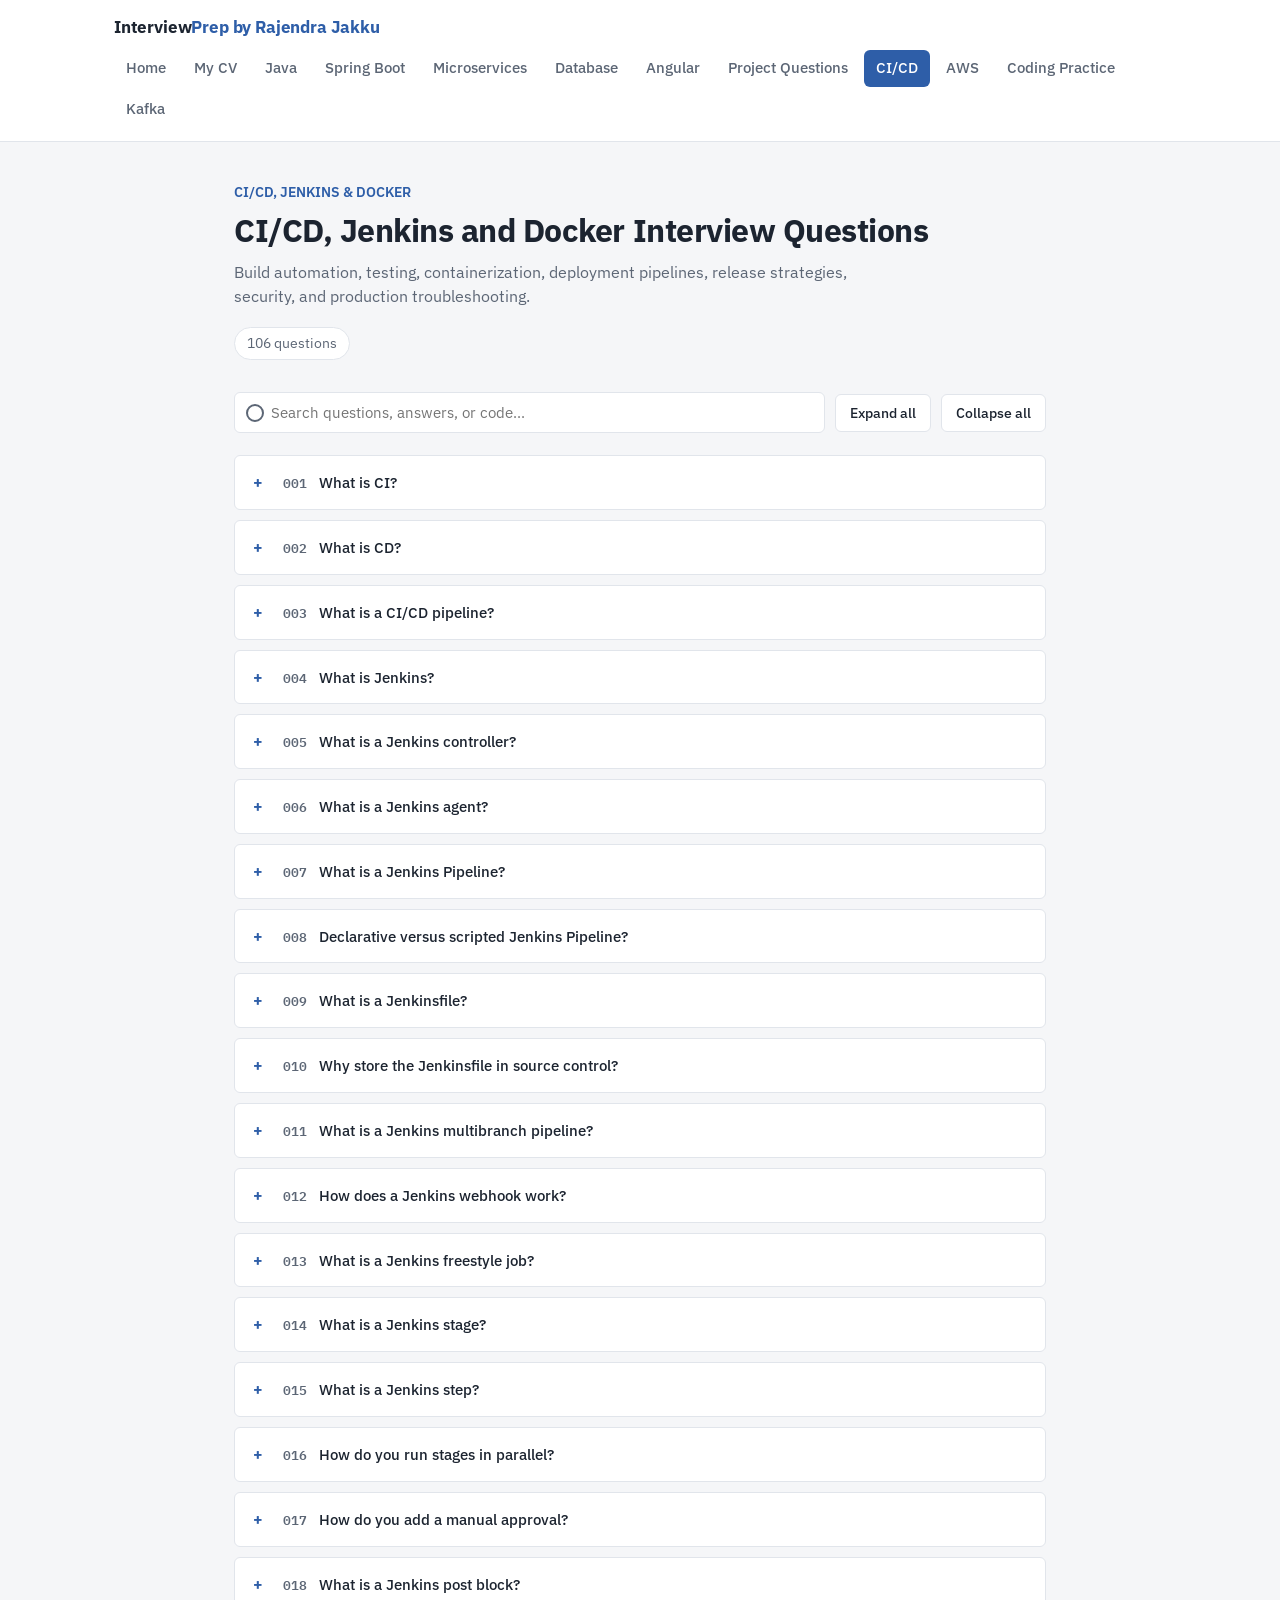
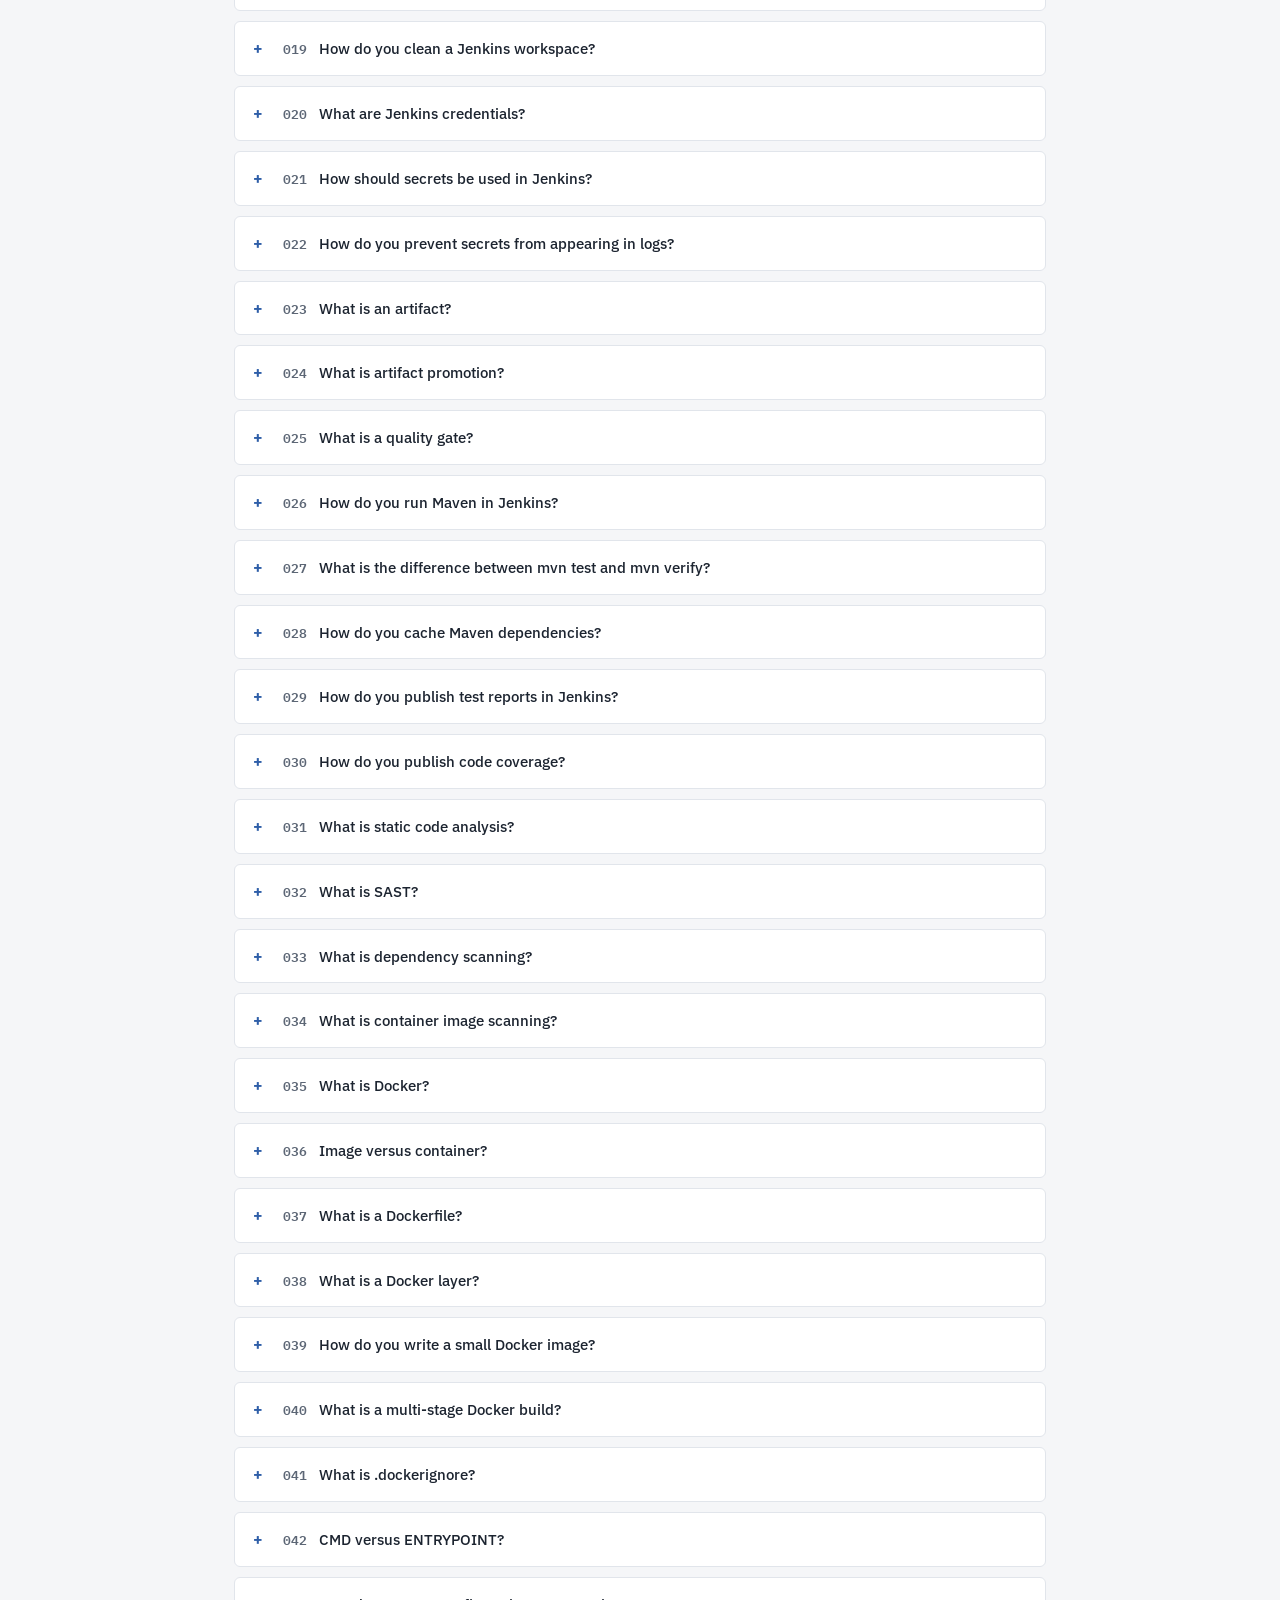
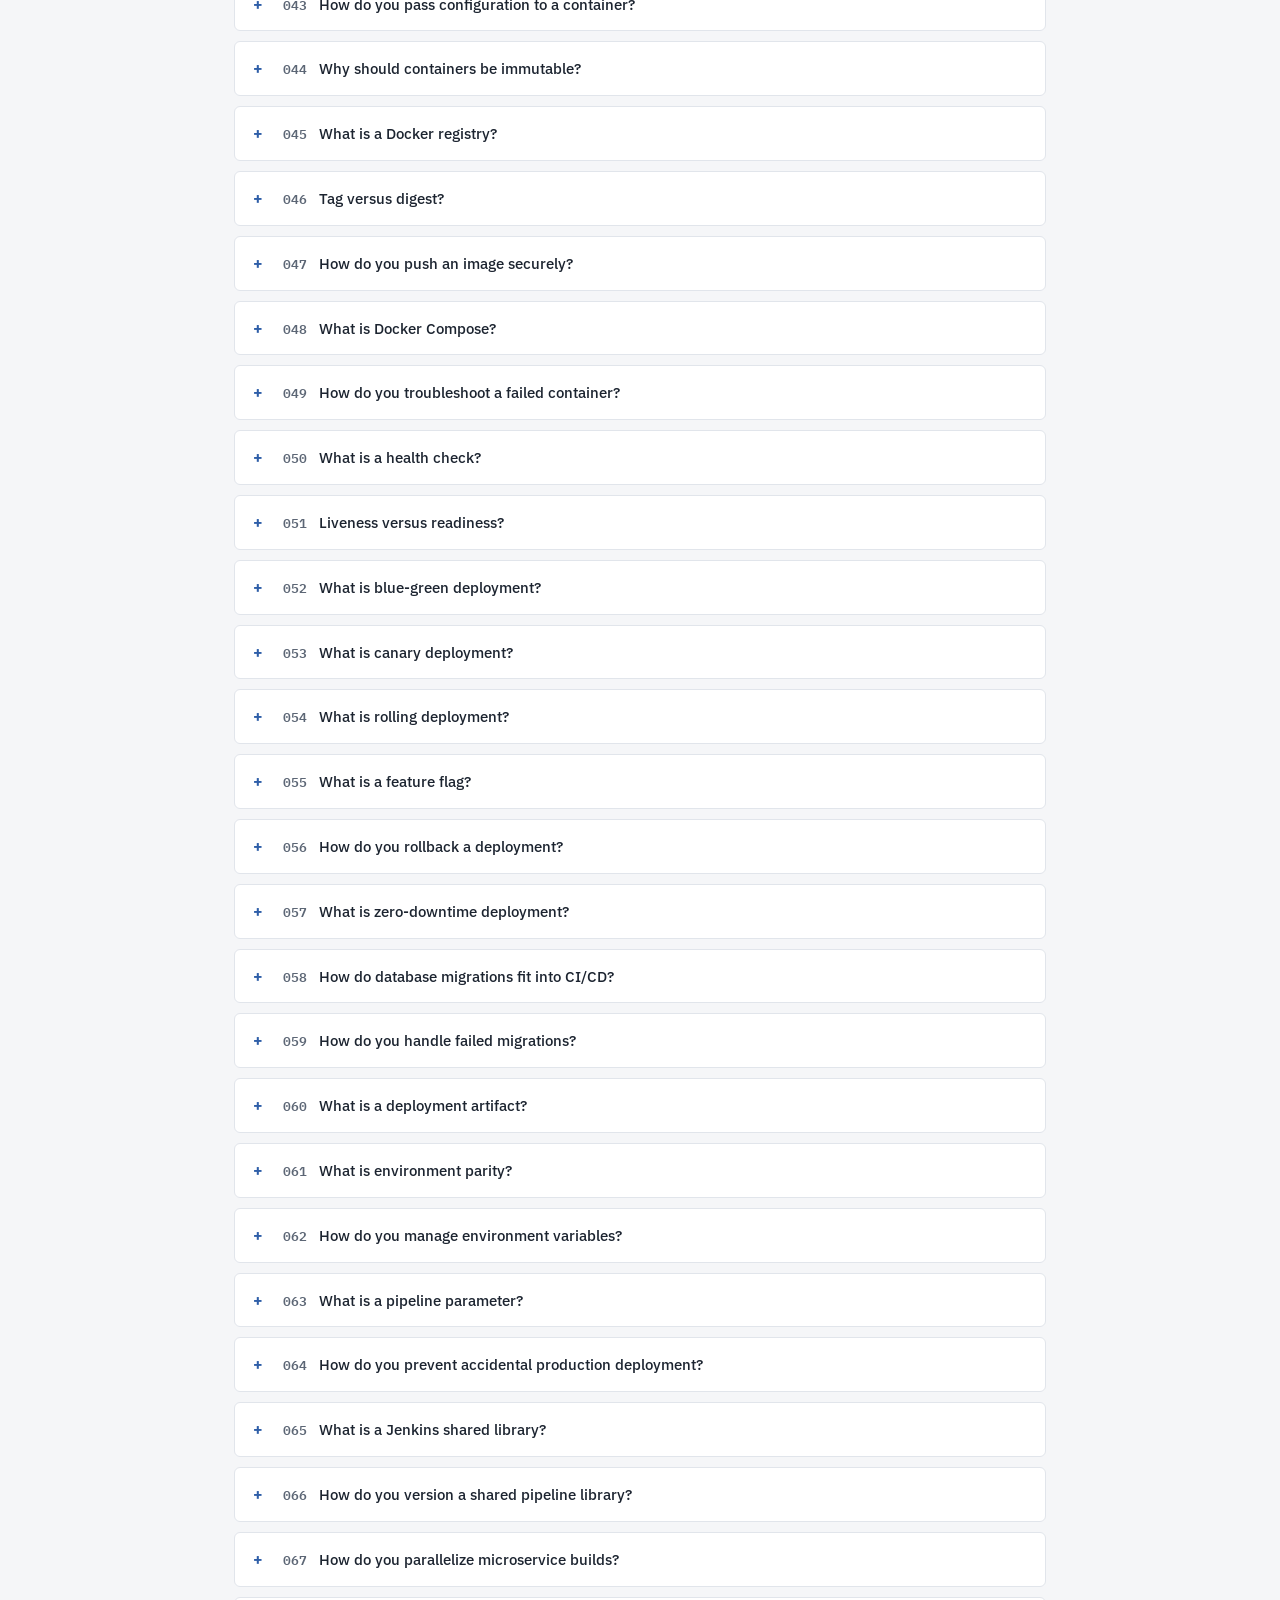
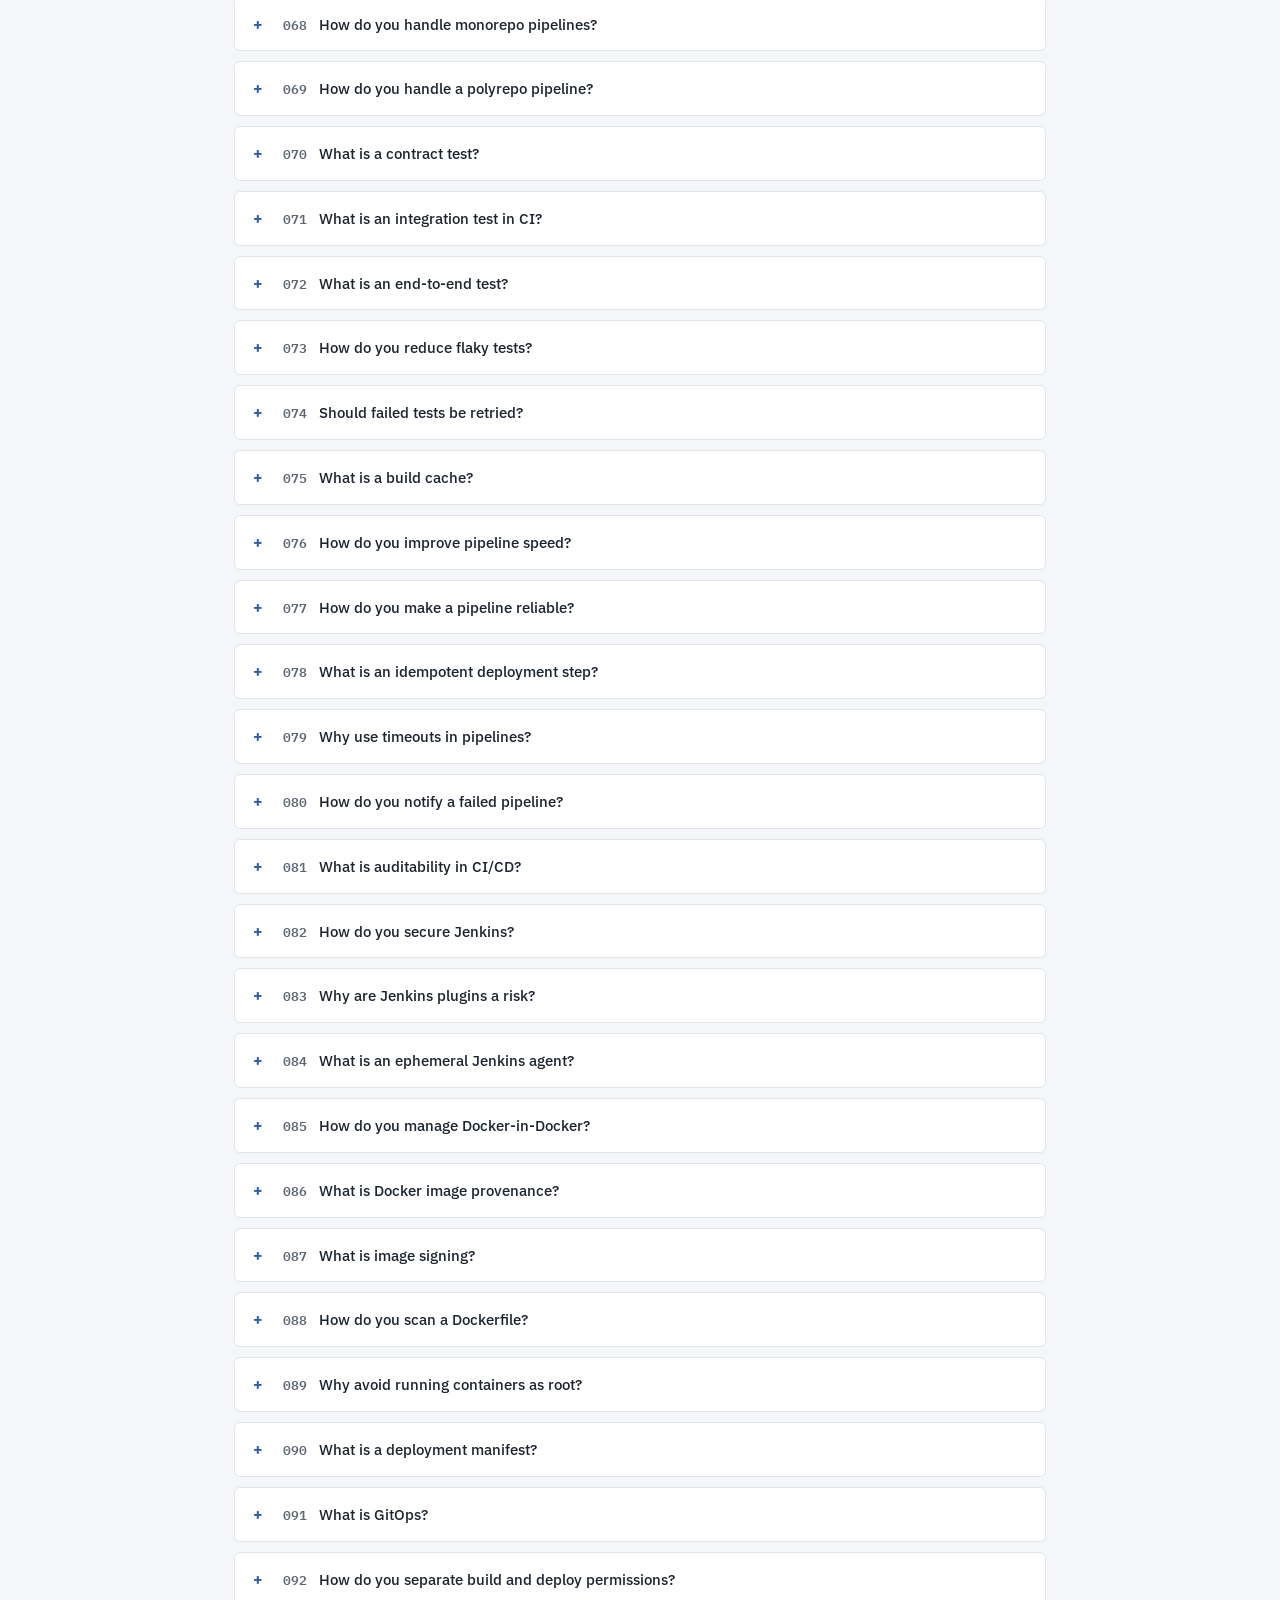
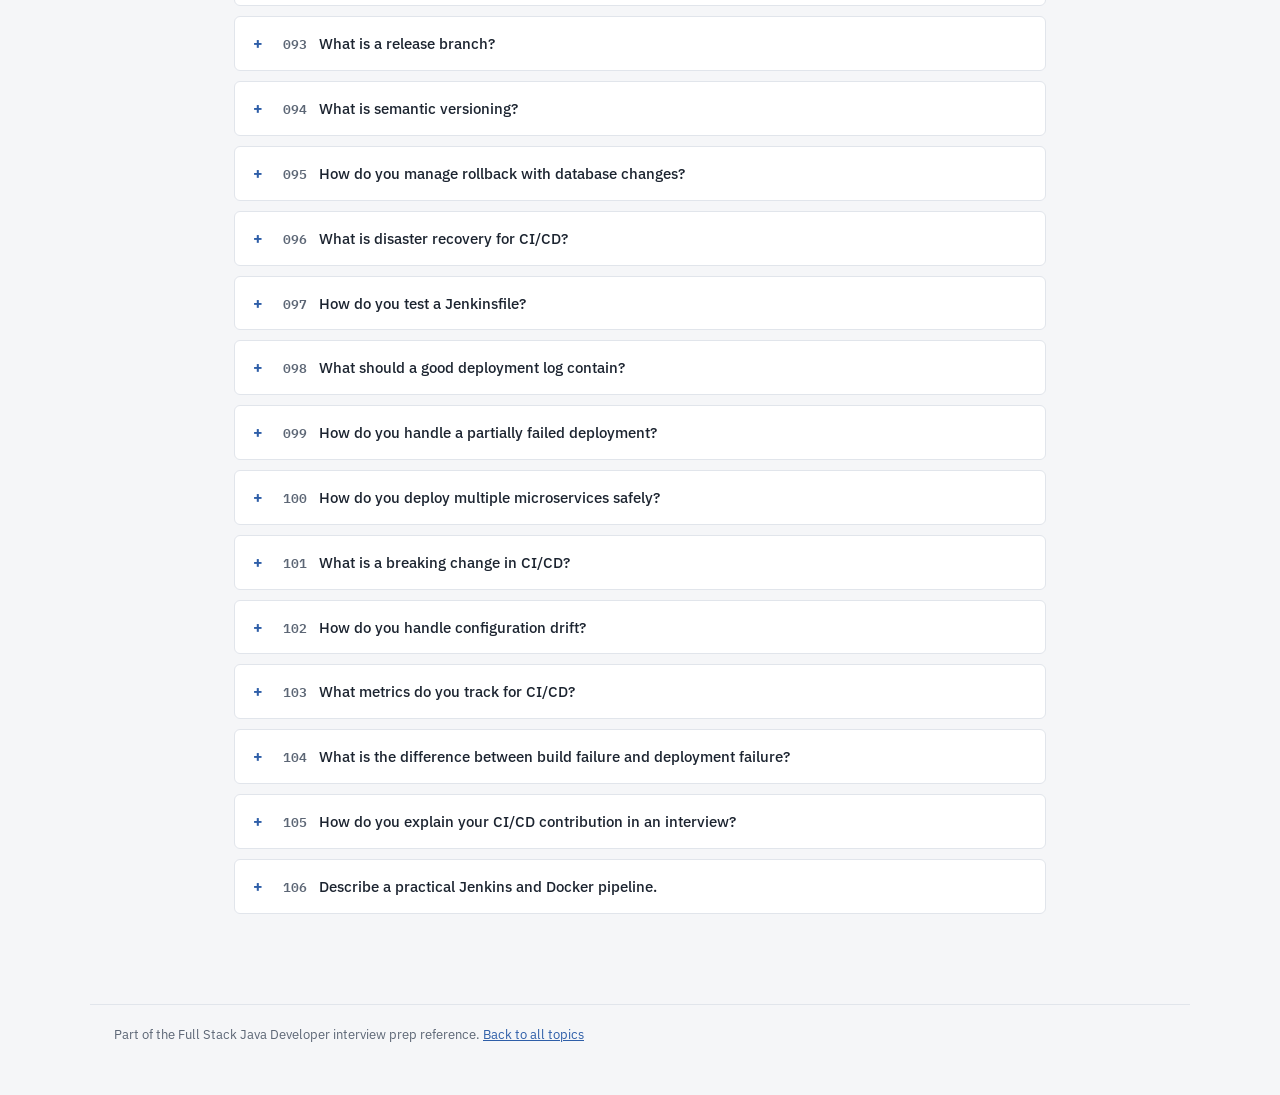
<file: cicd.html>
<!DOCTYPE html>
<html lang="en">
<head>
<meta charset="UTF-8">
<meta name="viewport" content="width=device-width, initial-scale=1.0">
<title>CI/CD, Jenkins &amp; Docker Interview Questions | Interview Prep</title>
<link rel="stylesheet" href="style.css">
</head>
<body>
<nav class="topnav">
  <div class="topnav-inner">
    <a href="index.html" class="brand">Interview<span>Prep</span><span> by Rajendra Jakku</span></a>
    <div class="navlinks">
      <a href="index.html">Home</a>
      <a href="cv.html">My CV</a>
      <a href="java.html">Java</a>
      <a href="springboot.html">Spring Boot</a>
      <a href="microservices.html">Microservices</a>
      <a href="database.html">Database</a>
      <a href="angular.html">Angular</a>
      <a href="projects.html">Project Questions</a>
      <a href="cicd.html" class="active">CI/CD</a>
      <a href="aws.html">AWS</a>
      <a href="coding.html">Coding Practice</a>
      <a href="kafka.html">Kafka</a>
    </div>
  </div>
</nav>
<div class="pagehead">
  <p class="eyebrow">CI/CD, JENKINS &amp; DOCKER</p>
  <h1>CI/CD, Jenkins and Docker Interview Questions</h1>
  <p>Build automation, testing, containerization, deployment pipelines, release strategies, security, and production troubleshooting.</p>
  <span class="count" id="qcount">100 questions</span>
</div>
<div class="controls"><div class="search-wrap"><input type="text" id="searchInput" placeholder="Search questions, answers, or code..."></div><button class="btn" id="expandAll">Expand all</button><button class="btn" id="collapseAll">Collapse all</button></div>
<div class="qlist"><div id="questionContainer"></div></div>
<footer>Part of the Full Stack Java Developer interview prep reference. <a href="index.html">Back to all topics</a></footer>
<script src="app.js"></script>
<script>
const cicdQuestions = [
{q:'What is CI?',a:'Continuous Integration means developers merge small changes frequently and an automated build and test process validates every change.',ex:'Developer push -> Jenkins webhook -> compile -> unit tests -> quality gate.'},
{q:'What is CD?',a:'Continuous Delivery keeps every validated change ready for release. Continuous Deployment goes further and automatically releases an approved change to production.',ex:'Delivery: manual production approval. Deployment: production release is automatic.'},
{q:'What is a CI/CD pipeline?',a:'A pipeline is an automated sequence that checks out source code, builds it, tests it, packages it, scans it, and deploys it through environments.',ex:'Checkout -> Build -> Test -> Scan -> Docker image -> Deploy.'},
{q:'What is Jenkins?',a:'Jenkins is an automation server used to orchestrate builds, tests, quality checks, artifact publishing, and deployments through pipelines.',ex:'A Jenkins controller schedules a pipeline on an available agent.'},
{q:'What is a Jenkins controller?',a:'The controller manages Jenkins configuration, jobs, credentials, scheduling, and coordination. Heavy work should normally run on agents rather than the controller.',ex:'Controller assigns a Java build to a Linux agent.'},
{q:'What is a Jenkins agent?',a:'An agent is a machine or container that executes pipeline steps. Labels allow a job to select an agent with the required tools.',ex:'docker-linux agent runs Maven and Docker commands.'},
{q:'What is a Jenkins Pipeline?',a:'A Pipeline is code that defines the build and delivery workflow. It can be stored with the application as a Jenkinsfile and reviewed like source code.',ex:'pipeline { stages { stage("Build") { steps { sh "mvn package" } } } }'},
{q:'Declarative versus scripted Jenkins Pipeline?',a:'Declarative Pipeline uses a structured, opinionated syntax that is easier to validate. Scripted Pipeline is more flexible Groovy code and is useful for complex dynamic logic.',ex:'Use declarative stages for normal delivery and a small script block for special logic.'},
{q:'What is a Jenkinsfile?',a:'A Jenkinsfile is the version-controlled definition of a Jenkins Pipeline, including stages, agents, environment variables, approvals, and post actions.',ex:'Jenkinsfile is reviewed in the same pull request as the application change.'},
{q:'Why store the Jenkinsfile in source control?',a:'It gives the pipeline version history, code review, repeatability, and a clear relationship between an application revision and its build process.',ex:'A release branch uses the Jenkinsfile that belongs to that branch.'},
{q:'What is a Jenkins multibranch pipeline?',a:'It automatically discovers branches or pull requests and creates a pipeline for each one using the Jenkinsfile in that branch.',ex:'feature/payment gets an isolated validation job.'},
{q:'How does a Jenkins webhook work?',a:'The source-control platform sends an HTTP notification after a push or pull request event. Jenkins then starts the matching job instead of polling repeatedly.',ex:'GitHub push -> webhook -> Jenkins build of main.'},
{q:'What is a Jenkins freestyle job?',a:'A freestyle job is configured through the Jenkins UI with source control, build steps, and post-build actions. Pipelines are generally preferred because configuration is code.',ex:'Legacy job invokes mvn test and archives a report.'},
{q:'What is a Jenkins stage?',a:'A stage is a named part of a pipeline that groups related steps and makes progress visible in Jenkins.',ex:'Stages: Checkout, Test, Image, Deploy.'},
{q:'What is a Jenkins step?',a:'A step is an individual executable action inside a stage, such as running a shell command, archiving an artifact, or invoking another job.',ex:'sh "./mvnw test" is a shell step.'},
{q:'How do you run stages in parallel?',a:'Declarative Pipeline supports parallel branches for independent work. Parallel execution reduces elapsed time, but shared resources and test isolation must be considered.',ex:'Unit tests, frontend tests, and static analysis run concurrently.'},
{q:'How do you add a manual approval?',a:'Use an input or approval step after validation and before a sensitive deployment. Restrict approvers and record the decision in the build history.',ex:'input message: "Deploy to production?"'},
{q:'What is a Jenkins post block?',a:'The post block performs actions after a stage or pipeline based on the result, such as always publishing reports, notifying failures, or cleaning workspaces.',ex:'post { always { junit "target/surefire-reports/*.xml" } }'},
{q:'How do you clean a Jenkins workspace?',a:'Use workspace cleanup after a build or before checkout when stale files can affect results. Cleanup must not remove artifacts before they are archived or published.',ex:'deleteDir() in a post-always block.'},
{q:'What are Jenkins credentials?',a:'Credentials are managed secrets such as tokens, SSH keys, usernames, passwords, or certificates. Pipelines should reference credential IDs rather than hard-code secret values.',ex:'withCredentials([string(credentialsId: "registry-token", variable: "TOKEN")])'},
{q:'How should secrets be used in Jenkins?',a:'Store them in Jenkins Credentials or an external secret manager, inject them only for the required step, mask logs, and rotate them regularly.',ex:'A registry password is available only during docker push.'},
{q:'How do you prevent secrets from appearing in logs?',a:'Use credential bindings and avoid echoing commands or variables containing secrets. Review shell tracing settings and Jenkins masking behavior.',ex:'Do not use sh "echo ${PASSWORD}".'},
{q:'What is an artifact?',a:'An artifact is a versioned build output such as a JAR, Docker image, test report, or deployment manifest that can be promoted without rebuilding.',ex:'orders-service-1.8.2.jar is published to an artifact repository.'},
{q:'What is artifact promotion?',a:'Promotion moves the same immutable artifact from one environment to another after approvals and checks, ensuring staging and production run identical bits.',ex:'Image digest tested in staging is promoted to production.'},
{q:'What is a quality gate?',a:'A quality gate is a rule set that must pass before the pipeline continues, such as test coverage, vulnerability thresholds, or code-quality ratings.',ex:'Pipeline stops when a critical security issue is found.'},
{q:'How do you run Maven in Jenkins?',a:'Use the project wrapper when available so the expected Maven version is reproducible, then run the required lifecycle goals and publish reports.',ex:'./mvnw clean verify'},
{q:'What is the difference between mvn test and mvn verify?',a:'test runs unit tests. verify runs the lifecycle through verification and may include integration tests, quality checks, or packaging validation depending on the project.',ex:'Pull requests use test; release validation uses verify.'},
{q:'How do you cache Maven dependencies?',a:'Cache the Maven repository on a persistent agent or use a repository proxy. The cache speeds builds but should be invalidated when dependency resolution becomes suspect.',ex:'Reuse ~/.m2 between isolated build containers.'},
{q:'How do you publish test reports in Jenkins?',a:'Configure JUnit or equivalent publishers so test results remain visible even when a test stage fails. Always publish reports in a post block.',ex:'junit "**/target/surefire-reports/*.xml"'},
{q:'How do you publish code coverage?',a:'Run a coverage tool such as JaCoCo, archive the XML or HTML report, and enforce a threshold that matches the project risk rather than chasing an arbitrary number.',ex:'JaCoCo report shows line and branch coverage.'},
{q:'What is static code analysis?',a:'Static analysis inspects code without executing it to find bugs, code smells, insecure patterns, and maintainability issues.',ex:'SonarQube quality gate runs after unit tests.'},
{q:'What is SAST?',a:'Static Application Security Testing scans source or bytecode for security weaknesses early in development.',ex:'A pipeline blocks a hard-coded credential finding.'},
{q:'What is dependency scanning?',a:'Dependency scanning compares third-party libraries with vulnerability databases and identifies versions that require upgrade or mitigation.',ex:'The pipeline reports a vulnerable transitive Spring dependency.'},
{q:'What is container image scanning?',a:'Image scanning checks the operating-system packages and application layers inside a Docker image for known vulnerabilities.',ex:'The release is blocked when the image has a critical CVE.'},
{q:'What is Docker?',a:'Docker packages an application and its runtime dependencies into an image that runs as an isolated container using the host kernel.',ex:'The Spring Boot JAR runs consistently in development and CI.'},
{q:'Image versus container?',a:'An image is an immutable packaged template. A container is a running or stopped instance created from that image with a writable runtime layer.',ex:'One image can create multiple service containers.'},
{q:'What is a Dockerfile?',a:'A Dockerfile is a set of instructions that builds a Docker image, including the base image, files, environment defaults, and startup command.',ex:'FROM eclipse-temurin:21-jre followed by COPY app.jar.'},
{q:'What is a Docker layer?',a:'Each Dockerfile instruction can create a cached filesystem layer. Stable instructions should come first so dependency layers are reused.',ex:'Copy pom.xml before source files to reuse dependency download cache.'},
{q:'How do you write a small Docker image?',a:'Use a supported slim runtime image, multi-stage builds, a .dockerignore file, and only the files required at runtime.',ex:'Build with Maven, copy only the JAR into a JRE runtime stage.'},
{q:'What is a multi-stage Docker build?',a:'It uses one stage to compile the application and another smaller stage to run it, leaving compilers and source files out of the final image.',ex:'Maven builder stage -> Java runtime stage.'},
{q:'What is .dockerignore?',a:'It excludes unnecessary files from the Docker build context, reducing upload time and preventing local secrets or build outputs from entering an image.',ex:'.dockerignore excludes .git, target, node_modules, and .env.'},
{q:'CMD versus ENTRYPOINT?',a:'ENTRYPOINT defines the main executable and CMD supplies default arguments. ENTRYPOINT is useful when the container has one fixed purpose.',ex:'ENTRYPOINT ["java", "-jar"] and CMD ["app.jar"].'},
{q:'How do you pass configuration to a container?',a:'Pass environment-specific configuration through environment variables, mounted configuration, or a secret manager rather than baking secrets into the image.',ex:'SPRING_PROFILES_ACTIVE=prod is supplied at deployment time.'},
{q:'Why should containers be immutable?',a:'An immutable container is replaced with a new version instead of being manually changed in place, making deployments repeatable and rollback predictable.',ex:'Deploy image digest sha256:abc instead of editing a running container.'},
{q:'What is a Docker registry?',a:'A registry stores and distributes container images. It may be public or private and should enforce authentication, scanning, and retention policies.',ex:'Jenkins pushes registry.example.com/orders:1.8.2.'},
{q:'Tag versus digest?',a:'A tag is a human-readable mutable label, while a digest identifies the exact image content. Production deployments should record or pin the digest.',ex:'orders:1.8.2 resolves to sha256:...'},
{q:'How do you push an image securely?',a:'Authenticate Jenkins to the private registry using a scoped credential, build with a trusted base image, scan before push or promotion, and avoid putting credentials in the image.',ex:'docker login uses a Jenkins credential binding.'},
{q:'What is Docker Compose?',a:'Docker Compose defines and runs a multi-container local environment, useful for developing a service with databases, brokers, and dependencies.',ex:'compose starts the API, PostgreSQL, and Redis together.'},
{q:'How do you troubleshoot a failed container?',a:'Check the container status and logs, inspect environment and mounts, verify the command and port, reproduce locally, and inspect the image contents and resource limits.',ex:'docker logs orders-api and docker inspect orders-api.'},
{q:'What is a health check?',a:'A health check measures whether an application is ready to serve traffic or alive enough to restart. It should test meaningful dependencies without becoming unnecessarily expensive.',ex:'/actuator/health/readiness returns UP after startup.'},
{q:'Liveness versus readiness?',a:'Liveness asks whether the process should be restarted. Readiness asks whether it should receive traffic. A dependency outage generally should not cause a restart loop.',ex:'Database unavailable may make readiness fail while liveness remains healthy.'},
{q:'What is blue-green deployment?',a:'Two production environments exist: blue serves traffic while green receives the new version. Traffic switches after validation and can switch back for rollback.',ex:'Route the load balancer from blue to green.'},
{q:'What is canary deployment?',a:'Canary deployment sends a small percentage of traffic to the new version, monitors health and business metrics, and gradually increases traffic.',ex:'Deploy to 5%, then 25%, then 100% if error rate stays normal.'},
{q:'What is rolling deployment?',a:'Rolling deployment replaces instances gradually so capacity remains available while the new version is introduced.',ex:'Update two service instances at a time.'},
{q:'What is a feature flag?',a:'A feature flag separates code deployment from feature exposure, allowing controlled activation, testing, and quick disablement.',ex:'Enable the new payment screen only for internal users.'},
{q:'How do you rollback a deployment?',a:'Keep previous immutable artifacts and deployment configuration, then redeploy the known-good version. Investigate and document the failed release afterward.',ex:'Rollback from image 1.8.3 to the recorded 1.8.2 digest.'},
{q:'What is zero-downtime deployment?',a:'It updates an application without making the service unavailable by maintaining healthy capacity, compatible schema changes, and controlled traffic switching.',ex:'Readiness checks prevent traffic reaching a starting instance.'},
{q:'How do database migrations fit into CI/CD?',a:'Migrations are versioned, reviewed, tested, and applied in a controlled step. Use backward-compatible expand-and-contract changes when old and new application versions overlap.',ex:'Add nullable column -> deploy code -> backfill -> enforce constraint later.'},
{q:'How do you handle failed migrations?',a:'Stop promotion, preserve the failure details, assess whether the migration is safely reversible, and use a tested recovery plan. Avoid blindly rerunning destructive scripts.',ex:'A migration is idempotent and records its version in a migration table.'},
{q:'What is a deployment artifact?',a:'It is the exact immutable package promoted through environments, such as a JAR, container digest, Helm chart, or infrastructure plan.',ex:'Staging and production use the same image digest.'},
{q:'What is environment parity?',a:'Environment parity means development, staging, and production use comparable runtime versions, configuration patterns, and dependencies so testing represents reality.',ex:'The same Java major version and container base family are used in staging and production.'},
{q:'How do you manage environment variables?',a:'Keep non-secret configuration external to the image and provide environment-specific values through deployment configuration or a secret manager.',ex:'Database URL changes by environment without rebuilding the image.'},
{q:'What is a pipeline parameter?',a:'A parameter is an explicit input such as environment or release version. Validate it and restrict dangerous values instead of allowing arbitrary shell input.',ex:'DEPLOY_ENV accepts only dev, staging, or production.'},
{q:'How do you prevent accidental production deployment?',a:'Use protected branches, separate credentials, approval gates, environment permissions, change records, and a pipeline rule that only trusted revisions can deploy.',ex:'Only the main release job can access production credentials.'},
{q:'What is a Jenkins shared library?',a:'A shared library contains reusable pipeline functions and conventions so many repositories can use standardized build, scan, and deploy logic.',ex:'buildJavaService() is maintained once and used by multiple services.'},
{q:'How do you version a shared pipeline library?',a:'Version it like a product, test changes, and pin consumers to a known version when stability matters. Avoid silently changing every pipeline.',ex:'@Library("platform-ci@v3") _'},
{q:'How do you parallelize microservice builds?',a:'Build independent services in parallel, use separate workspaces, and publish uniquely versioned artifacts. Aggregate results before deployment.',ex:'farmer-service and notification-service build concurrently.'},
{q:'How do you handle monorepo pipelines?',a:'Detect changed paths, run targeted validation where safe, and retain shared contract or integration tests for cross-service changes.',ex:'A docs-only change skips the Java image build.'},
{q:'How do you handle a polyrepo pipeline?',a:'Each service owns its pipeline and artifact version, while shared libraries or deployment repositories coordinate compatible releases.',ex:'Payment service releases independently from farmer service.'},
{q:'What is a contract test?',a:'A contract test verifies that a provider and consumer agree on request and response behavior without requiring a full end-to-end environment.',ex:'Gateway contract verifies the procurement endpoint status and fields.'},
{q:'What is an integration test in CI?',a:'It tests interaction with real or controlled dependencies such as a database, broker, or service. Containers can provide repeatable dependencies in the pipeline.',ex:'Testcontainers starts PostgreSQL for repository tests.'},
{q:'What is an end-to-end test?',a:'It validates a complete user journey across the UI, gateway, services, and dependencies. It is valuable but slower and more environment-sensitive than unit tests.',ex:'Register farmer -> verify -> submit procurement lot.'},
{q:'How do you reduce flaky tests?',a:'Remove timing assumptions, isolate test data, control external dependencies, wait on conditions rather than sleeps, and capture diagnostics before retrying.',ex:'Await a readiness condition instead of sleeping for five seconds.'},
{q:'Should failed tests be retried?',a:'Retries can identify infrastructure flakiness but must not hide product failures. Track retries and quarantine unstable tests with an owner and deadline.',ex:'Retry a network setup failure once, but report a deterministic assertion failure immediately.'},
{q:'What is a build cache?',a:'A build cache stores reusable dependencies or compiled outputs to reduce repeated work. It must be keyed by relevant inputs to avoid stale or incorrect artifacts.',ex:'Maven dependencies are cached by pom and repository checksum.'},
{q:'How do you improve pipeline speed?',a:'Measure stage duration, cache dependencies, parallelize independent tests, avoid unnecessary Docker context, use incremental builds carefully, and remove duplicated checks.',ex:'Parallel unit, frontend, and static-analysis stages reduce elapsed time.'},
{q:'How do you make a pipeline reliable?',a:'Use pinned tool versions, repeatable agents, idempotent steps, explicit timeouts, clear failure messages, artifact retention, and monitoring of pipeline health.',ex:'A timeout prevents a stuck external deployment from consuming an agent forever.'},
{q:'What is an idempotent deployment step?',a:'Running it multiple times produces the same intended state without harmful duplication, which is essential when a network failure leaves the result uncertain.',ex:'Applying the same Kubernetes manifest twice does not create duplicate services.'},
{q:'Why use timeouts in pipelines?',a:'Timeouts stop hung builds, approvals, tests, or external calls and release resources. The timeout should allow normal completion without masking slow regressions.',ex:'A deployment step times out after 15 minutes and notifies the owner.'},
{q:'How do you notify a failed pipeline?',a:'Notify the responsible team with the build link, failed stage, revision, environment, and relevant logs. Avoid noisy notifications for every transient retry.',ex:'Slack alert includes service, commit, failed test, and Jenkins URL.'},
{q:'What is auditability in CI/CD?',a:'Auditability means every release can be traced to source revision, reviewer, pipeline run, artifact, approvals, deployment time, and operator or automation identity.',ex:'Production image digest links back to a signed release build.'},
{q:'How do you secure Jenkins?',a:'Use SSO or strong authentication, role-based access, least-privilege agents, updated plugins, network controls, encrypted backups, and regular credential rotation.',ex:'Developers can run validation but only release managers can change production jobs.'},
{q:'Why are Jenkins plugins a risk?',a:'Plugins execute inside a powerful automation system, so outdated or untrusted plugins can introduce vulnerabilities or instability. Minimize, pin, update, and test plugins.',ex:'Review plugin advisories before upgrading the controller.'},
{q:'What is an ephemeral Jenkins agent?',a:'It is a short-lived agent created for a build and destroyed afterward. It reduces cross-build contamination and provides reproducible tool environments.',ex:'A Kubernetes pod agent disappears after the pipeline finishes.'},
{q:'How do you manage Docker-in-Docker?',a:'Choose a controlled approach such as a mounted Docker socket, a rootless builder, or a remote build service and understand the security trade-offs of each.',ex:'Use a rootless image builder instead of giving every job host Docker access.'},
{q:'What is Docker image provenance?',a:'Provenance records how an image was built, from which source revision, with which builder and dependencies. It supports trust and incident investigation.',ex:'Image metadata links digest to commit SHA and Jenkins run.'},
{q:'What is image signing?',a:'Image signing attaches a verifiable signature to an image digest so deployment systems can allow only trusted artifacts.',ex:'The cluster admission policy rejects unsigned images.'},
{q:'How do you scan a Dockerfile?',a:'Use linting and security scanners to detect risky base images, root users, secrets, unpinned packages, and excessive privileges before the image is released.',ex:'The pipeline flags COPY .env and an untrusted base image.'},
{q:'Why avoid running containers as root?',a:'A compromised process has fewer privileges when it runs as a non-root user, reducing the impact of a container escape or application vulnerability.',ex:'USER 10001 runs the Java process.'},
{q:'What is a deployment manifest?',a:'It is configuration describing how an artifact runs in an environment, including image, replicas, ports, resources, probes, and configuration references.',ex:'A Kubernetes Deployment manifest references an image digest.'},
{q:'What is GitOps?',a:'GitOps treats a version-controlled repository as the desired state for infrastructure or deployment configuration, with an agent reconciling the environment.',ex:'A merge to the environment repository triggers reconciliation.'},
{q:'How do you separate build and deploy permissions?',a:'The build can publish an artifact, but only a controlled deployment identity can change an environment. Separate credentials limit the blast radius of a compromised job.',ex:'Pull-request jobs cannot access production deployment tokens.'},
{q:'What is a release branch?',a:'A release branch stabilizes a candidate version while development continues elsewhere. Only approved fixes should enter it and the final tag should identify the released source.',ex:'release/2.4 receives bug fixes before the production tag.'},
{q:'What is semantic versioning?',a:'Semantic versioning uses major, minor, and patch numbers to communicate compatibility expectations, although the team must define how API changes map to versions.',ex:'A breaking API change increments the major version.'},
{q:'How do you manage rollback with database changes?',a:'Prefer backward-compatible migrations and forward fixes. Restoring data or reversing destructive changes requires backups and a tested runbook, not an assumption that rollback is always safe.',ex:'Deploy a compatible schema first, then roll back application code if needed.'},
{q:'What is disaster recovery for CI/CD?',a:'Back up pipeline configuration, repositories, credentials metadata, artifact locations, and deployment definitions, then test restoration and rebuild capability.',ex:'A new Jenkins controller can recreate jobs from pipeline repositories.'},
{q:'How do you test a Jenkinsfile?',a:'Use Pipeline syntax validation, shared-library unit tests, linting, and a safe test environment. Critical deployment logic should be tested without touching production.',ex:'A pull request validates the Jenkinsfile before merge.'},
{q:'What should a good deployment log contain?',a:'It should include service, version, source revision, environment, artifact digest, start and end times, result, and correlation information without exposing secrets.',ex:'Deploy log: orders 1.8.2, commit abc123, staging, digest sha256:...'},
{q:'How do you handle a partially failed deployment?',a:'Stop further rollout, determine which instances changed, use health and version data to stabilize the environment, then complete or rollback using the release runbook.',ex:'Remove unhealthy canary instances before restoring the previous version.'},
{q:'How do you deploy multiple microservices safely?',a:'Use independently versioned artifacts, compatibility checks, contract tests, an explicit dependency order where necessary, and gradual rollout rather than rebuilding every service together.',ex:'Deploy a backward-compatible provider before enabling the new consumer field.'},
{q:'What is a breaking change in CI/CD?',a:'A change that makes existing consumers, deployment configuration, or operational assumptions fail. Pipeline checks and compatibility tests should detect it before release.',ex:'Renaming a required API field breaks an older frontend.'},
{q:'How do you handle configuration drift?',a:'Keep configuration declarative and versioned, compare actual state with desired state, and avoid manual production edits that are not captured in source control.',ex:'A GitOps diff identifies a replica count changed manually.'},
{q:'What metrics do you track for CI/CD?',a:'Useful delivery metrics include deployment frequency, lead time, change failure rate, recovery time, build duration, queue time, flaky-test rate, and rollback frequency.',ex:'A dashboard shows median pipeline time and failed deployment percentage.'},
{q:'What is the difference between build failure and deployment failure?',a:'A build failure means the change was not validated or packaged. A deployment failure means a validated artifact could not be applied or made healthy in its target environment; the responses and diagnostics differ.',ex:'Compilation error stops before an artifact; readiness failure occurs after rollout.'},
{q:'How do you explain your CI/CD contribution in an interview?',a:'Describe the trigger, pipeline stages, quality checks, artifact strategy, deployment process, security controls, and measurable result. Connect your work to faster feedback, safer releases, or fewer production issues.',ex:'I added image scanning and automated staging deployment, reducing manual release steps.'},
{q:'Describe a practical Jenkins and Docker pipeline.',a:'Jenkins checks out the commit, runs Maven and Angular tests, performs analysis, builds a Docker image, scans it, pushes the immutable digest, deploys to staging, runs smoke tests, and waits for approval before production.',ex:'Git -> Jenkins -> tests -> scan -> registry -> staging -> approval -> production.'}
];
renderQuestions(cicdQuestions, 'questionContainer', 'qcount');
</script>
</body>
</html>
</file>
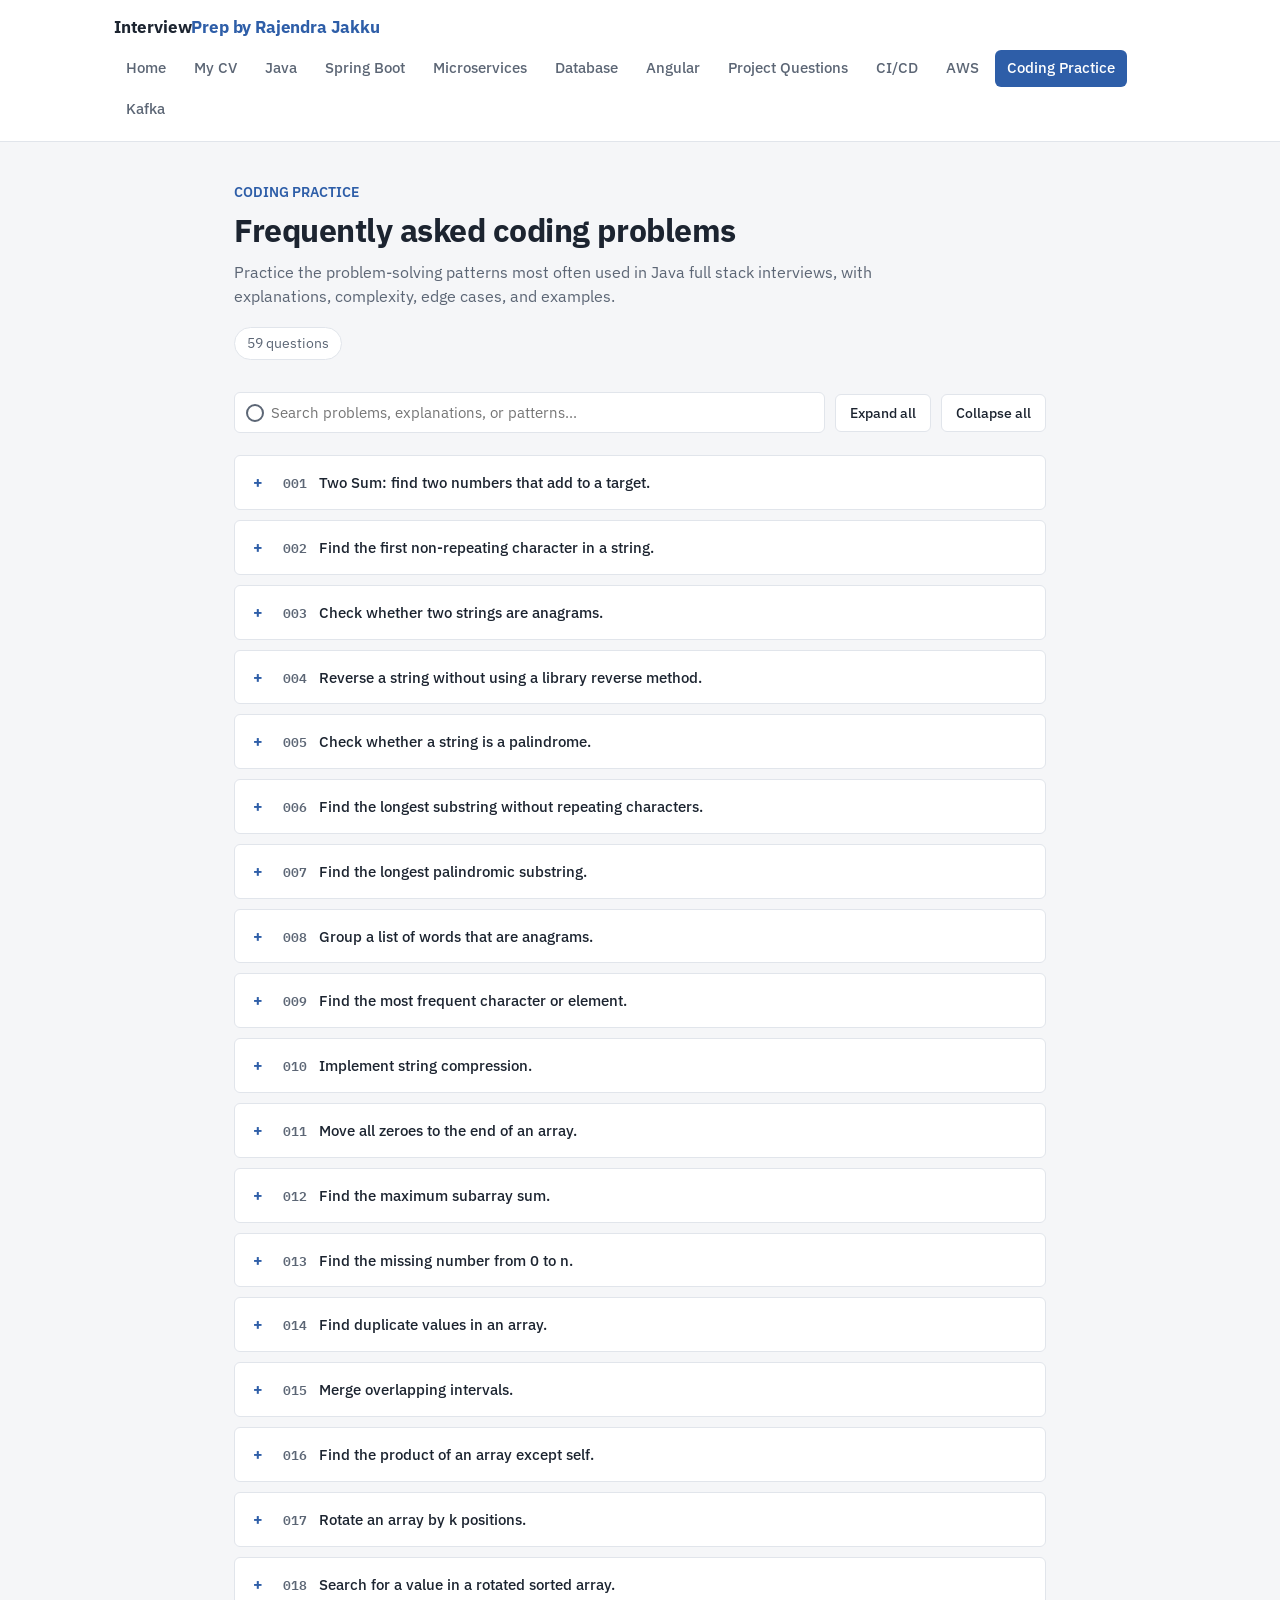
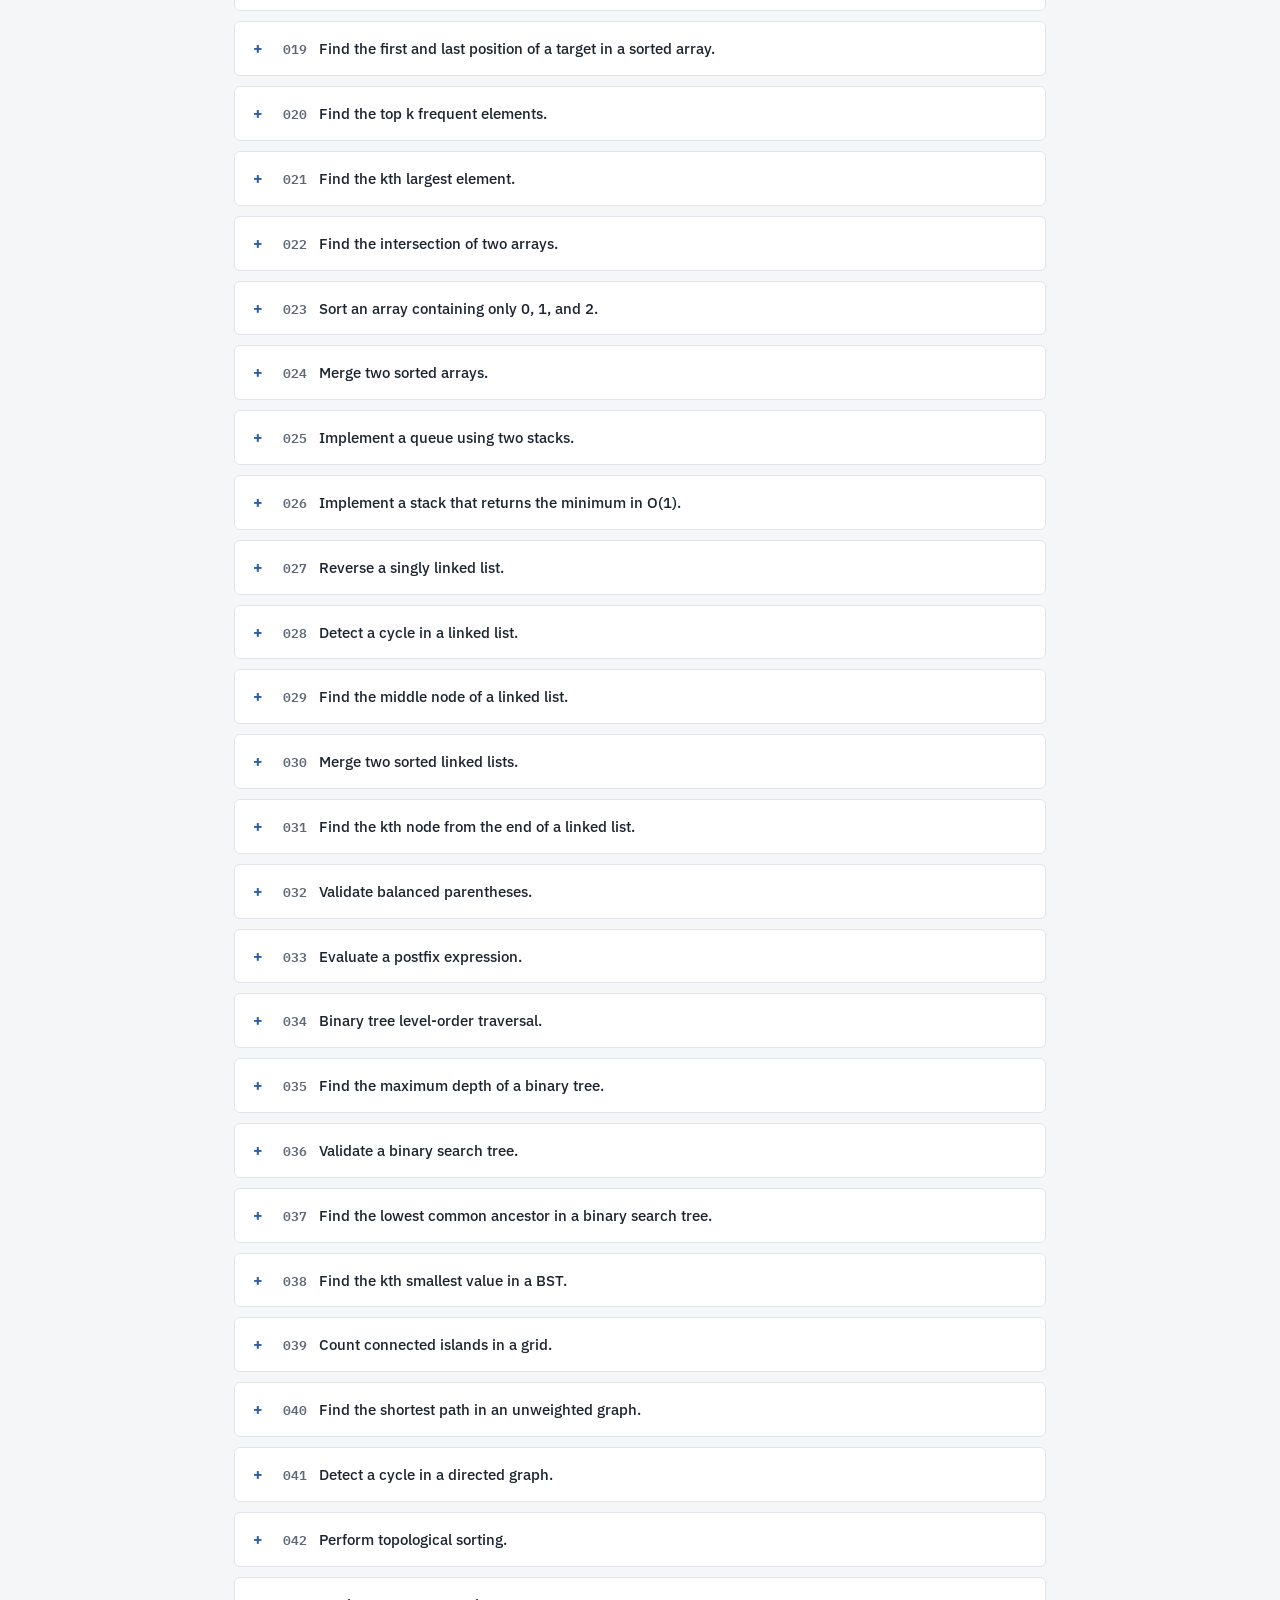
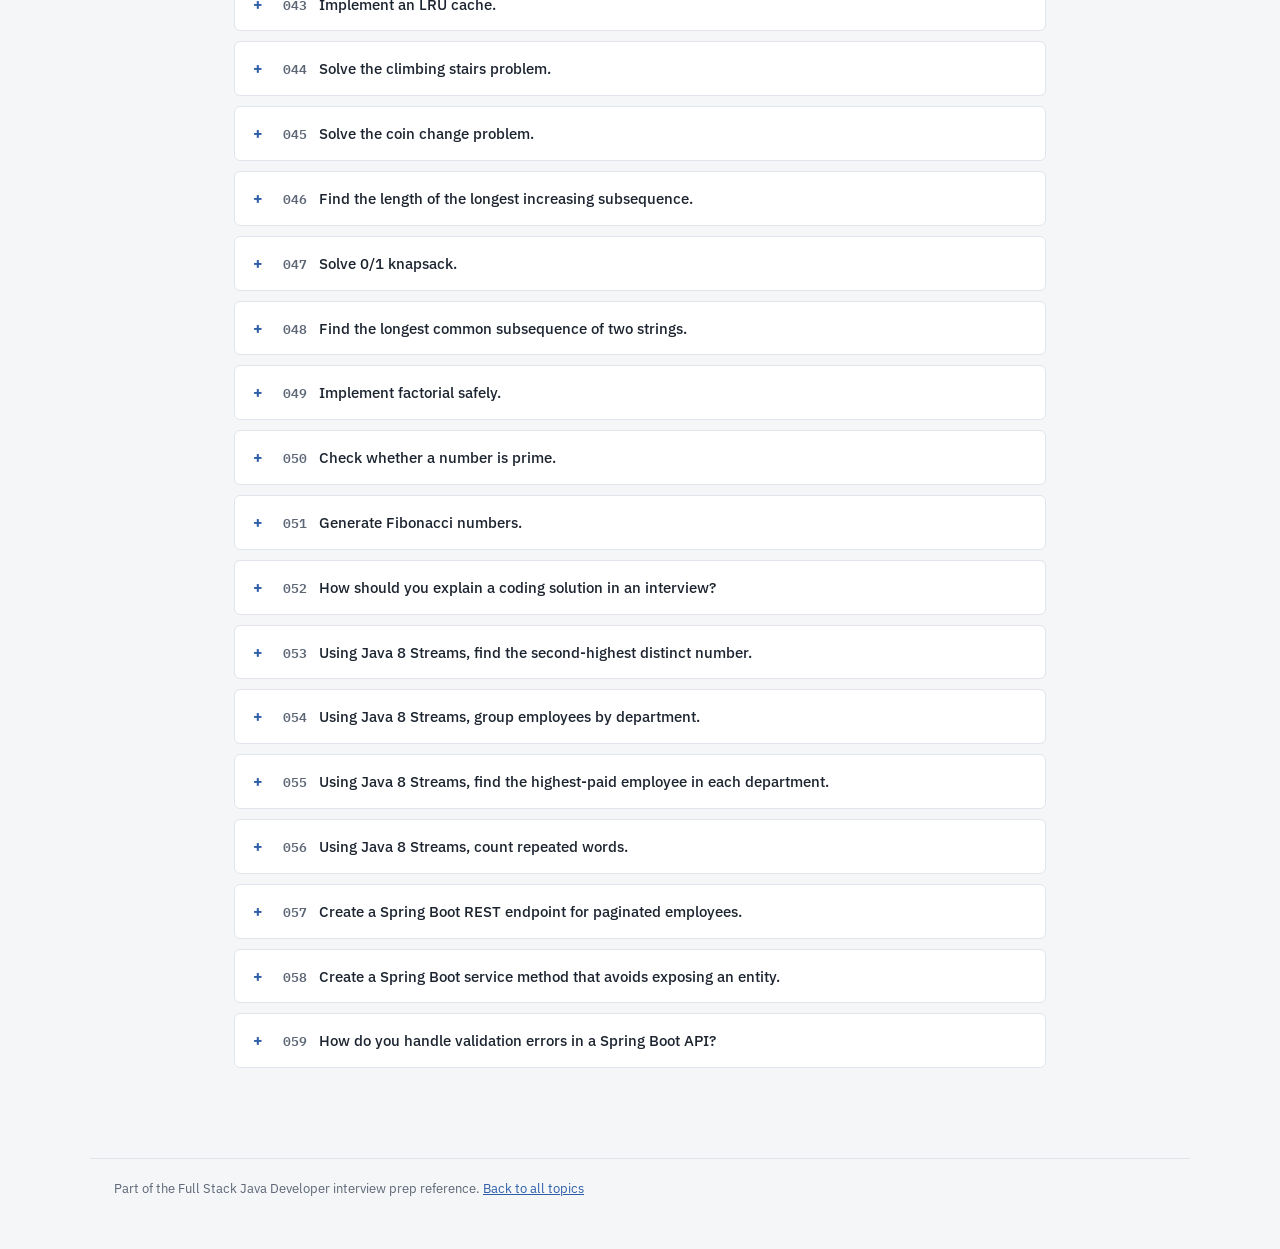
<file: coding.html>
<!DOCTYPE html>
<html lang="en">
<head>
<meta charset="UTF-8">
<meta name="viewport" content="width=device-width, initial-scale=1.0">
<title>Coding Interview Practice | Interview Prep</title>
<link rel="stylesheet" href="style.css">
</head>
<body>
<nav class="topnav">
  <div class="topnav-inner">
    <a href="index.html" class="brand">Interview<span>Prep</span><span> by Rajendra Jakku</span></a>
    <div class="navlinks">
      <a href="index.html">Home</a>
      <a href="cv.html">My CV</a>
      <a href="java.html">Java</a>
      <a href="springboot.html">Spring Boot</a>
      <a href="microservices.html">Microservices</a>
      <a href="database.html">Database</a>
      <a href="angular.html">Angular</a>
      <a href="projects.html">Project Questions</a>
      <a href="cicd.html">CI/CD</a>
      <a href="aws.html">AWS</a>
      <a href="coding.html" class="active">Coding Practice</a>
      <a href="kafka.html">Kafka</a>
    </div>
  </div>
</nav>
<div class="pagehead">
  <p class="eyebrow">CODING PRACTICE</p>
  <h1>Frequently asked coding problems</h1>
  <p>Practice the problem-solving patterns most often used in Java full stack interviews, with explanations, complexity, edge cases, and examples.</p>
  <span class="count" id="qcount">50 questions</span>
</div>
<div class="controls"><div class="search-wrap"><input type="text" id="searchInput" placeholder="Search problems, explanations, or patterns..."></div><button class="btn" id="expandAll">Expand all</button><button class="btn" id="collapseAll">Collapse all</button></div>
<div class="qlist"><div id="questionContainer"></div></div>
<footer>Part of the Full Stack Java Developer interview prep reference. <a href="index.html">Back to all topics</a></footer>
<script src="app.js"></script>
<script>
const codingQuestions = [
{q:'Two Sum: find two numbers that add to a target.',a:'Store each number and its index in a HashMap. For the current value, look for target - value before inserting the current value. This handles duplicates correctly and avoids the O(n²) nested loop. Time is O(n), space is O(n).',ex:'Input: [2, 7, 11, 15], target 9 -> output indices [0, 1]. Pattern: hash map lookup.'},
{q:'Find the first non-repeating character in a string.',a:'Count every character in a first pass, then scan the string again and return the first character with count one. Two passes are still O(n), and the second scan preserves the original order.',ex:'Input: "swiss" -> output: w. Edge case: return an empty result when every character repeats.'},
{q:'Check whether two strings are anagrams.',a:'If case and spaces are defined by the problem, normalize them first. Then compare character frequencies using an array for a known alphabet or a HashMap for general characters. Time is O(n).',ex:'"listen" and "silent" -> true; "rat" and "car" -> false.'},
{q:'Reverse a string without using a library reverse method.',a:'Use two pointers from the beginning and end, swap characters, and move inward. In Java, convert to a char array because String is immutable. Time is O(n), space is O(n) for the array.',ex:'Input: "hello" -> "olleh". Pattern: two pointers.'},
{q:'Check whether a string is a palindrome.',a:'Compare characters at the left and right pointers while moving toward the center. If the problem ignores punctuation or case, normalize or skip those characters according to the requirement.',ex:'"A man, a plan, a canal: Panama" -> true after normalization.'},
{q:'Find the longest substring without repeating characters.',a:'Use a sliding window and a map from character to its latest index. When a duplicate appears inside the window, move the left pointer beyond its previous index. Each character is processed at most twice, so time is O(n).',ex:'Input: "abcabcbb" -> output length 3, substring "abc". Pattern: sliding window.'},
{q:'Find the longest palindromic substring.',a:'Expand around every possible center. Check both odd centers such as "aba" and even centers such as "abba", then keep the longest range. This straightforward solution is O(n²) time and O(1) extra space.',ex:'Input: "babad" -> "bab" or "aba".'},
{q:'Group a list of words that are anagrams.',a:'Create a canonical key for each word, such as sorted characters or a 26-count signature, and map that key to a list. Words with the same key belong to one group. Sorting gives O(k log k) per word.',ex:'["eat", "tea", "tan", "ate", "nat", "bat"] -> [[eat, tea, ate], [tan, nat], [bat]].'},
{q:'Find the most frequent character or element.',a:'Count values with a HashMap and track the highest count. If ties have a required order, keep the first occurrence or sort explicitly rather than relying on map iteration order.',ex:'Input: [1, 3, 1, 2, 1, 3] -> 1 with frequency 3.'},
{q:'Implement string compression.',a:'Scan consecutive equal characters, count the run, and append the character plus count. Return the original string when compression does not make it shorter if that is part of the requirement.',ex:'"aaabbc" -> "a3b2c1". Pattern: run-length encoding.'},
{q:'Move all zeroes to the end of an array.',a:'Keep a write pointer for the next non-zero value. Copy non-zero values forward, then fill the remaining positions with zero. This is in-place, O(n) time, and preserves non-zero order.',ex:'[0, 1, 0, 3, 12] -> [1, 3, 12, 0, 0].'},
{q:'Find the maximum subarray sum.',a:'Kadane algorithm tracks the best sum ending at the current position and the best sum seen globally. Either extend the current subarray or start at the current value. Time is O(n), space O(1).',ex:'[-2, 1, -3, 4, -1, 2, 1, -5, 4] -> 6 from [4, -1, 2, 1].'},
{q:'Find the missing number from 0 to n.',a:'Use the expected arithmetic sum minus the actual sum, or XOR all indexes and values so matching values cancel. XOR avoids integer sum overflow concerns.',ex:'[3, 0, 1] -> 2. XOR solution uses O(n) time and O(1) space.'},
{q:'Find duplicate values in an array.',a:'Use a HashSet and add each value. If add returns false, the value has already appeared. For a constrained array with values from 1 to n, an index-marking or cycle approach can use O(1) extra space.',ex:'[4, 3, 2, 7, 8, 2, 3, 1] -> duplicates 2 and 3.'},
{q:'Merge overlapping intervals.',a:'Sort intervals by start time, then compare each interval with the last merged interval. Extend the end when they overlap; otherwise start a new interval. Complexity is O(n log n) because of sorting.',ex:'[[1,3], [2,6], [8,10], [9,12]] -> [[1,6], [8,12]].'},
{q:'Find the product of an array except self.',a:'Build prefix products into the result, then multiply by suffix products in a reverse pass. This avoids division and handles zero values. Time O(n), extra space O(1) beyond the output.',ex:'[1, 2, 3, 4] -> [24, 12, 8, 6]. Pattern: prefix and suffix.'},
{q:'Rotate an array by k positions.',a:'Normalize k with k modulo n. The in-place reversal solution reverses the whole array, then reverses the first k and remaining n-k elements. Time O(n), space O(1).',ex:'[1,2,3,4,5,6,7], k=3 -> [5,6,7,1,2,3,4].'},
{q:'Search for a value in a rotated sorted array.',a:'Use modified binary search. At every midpoint, one half is sorted; determine whether the target belongs to that range, then discard the other half. Time is O(log n) when values are distinct.',ex:'[4,5,6,7,0,1,2], target 0 -> index 4.'},
{q:'Find the first and last position of a target in a sorted array.',a:'Run binary search twice: once for the first index by continuing left after a match, and once for the last by continuing right. Complexity is O(log n).',ex:'[5,7,7,8,8,10], target 8 -> [3,4].'},
{q:'Find the top k frequent elements.',a:'Count with a map and use a min-heap of size k, or bucket values by frequency for linear-time average behavior. The heap approach is O(n log k).',ex:'[1,1,1,2,2,3], k=2 -> [1,2]. Pattern: frequency map plus heap.'},
{q:'Find the kth largest element.',a:'Maintain a min-heap of size k, removing the smallest when the heap grows beyond k. The root is the kth largest. Average quickselect can be O(n), while the heap solution is O(n log k).',ex:'[3,2,1,5,6,4], k=2 -> 5.'},
{q:'Find the intersection of two arrays.',a:'For unique intersection, put one array in a HashSet and check the second. For duplicate-aware intersection, count values in a map and decrement counts as matches are found.',ex:'[1,2,2,1] and [2,2] -> [2,2] for multiset intersection.'},
{q:'Sort an array containing only 0, 1, and 2.',a:'Use the Dutch National Flag algorithm with low, current, and high pointers. Values less than one move left, values greater than one move right, and ones stay in the middle. O(n) time and O(1) space.',ex:'[2,0,2,1,1,0] -> [0,0,1,1,2,2].'},
{q:'Merge two sorted arrays.',a:'Use two pointers and copy the smaller current value into a result. If the output must fit into the first array, fill it from the end so existing values are not overwritten.',ex:'[1,2,4] + [1,3,4] -> [1,1,2,3,4].'},
{q:'Implement a queue using two stacks.',a:'Use an input stack for enqueue and an output stack for dequeue. Move elements only when the output stack is empty; each element moves at most twice, giving amortized O(1) operations.',ex:'enqueue 1,2,3; dequeue -> 1, then 2. Pattern: amortized analysis.'},
{q:'Implement a stack that returns the minimum in O(1).',a:'Keep a second stack of minimum values. On push, add the value when it is less than or equal to the current minimum; on pop, remove the matching minimum.',ex:'push 3, 5, 2 -> getMin() returns 2; pop -> getMin() returns 3.'},
{q:'Reverse a singly linked list.',a:'Iterate with previous, current, and next references. Save next before changing current.next, reverse the pointer, and advance. Time O(n), space O(1).',ex:'1 -> 2 -> 3 -> null becomes 3 -> 2 -> 1 -> null.'},
{q:'Detect a cycle in a linked list.',a:'Use Floyd’s slow and fast pointers. If they meet, a cycle exists; if fast reaches null, it does not. This uses O(n) time and O(1) space.',ex:'1 -> 2 -> 3 -> 4 -> points back to 2 -> cycle detected.'},
{q:'Find the middle node of a linked list.',a:'Move slow one node and fast two nodes at a time. When fast reaches the end, slow is at the middle. Decide whether an even list should return the first or second middle.',ex:'1 -> 2 -> 3 -> 4 -> 5 -> middle is 3.'},
{q:'Merge two sorted linked lists.',a:'Use a dummy head and repeatedly attach the smaller node from the two lists. Attach the remaining list at the end. Time O(m+n), space O(1) excluding the returned nodes.',ex:'1 -> 3 -> 5 and 2 -> 4 -> 6 -> 1 -> 2 -> 3 -> 4 -> 5 -> 6.'},
{q:'Find the kth node from the end of a linked list.',a:'Move a fast pointer k steps ahead, then move fast and slow together until fast reaches the end. The gap keeps slow at the required node.',ex:'1 -> 2 -> 3 -> 4 -> 5, k=2 -> node 4.'},
{q:'Validate balanced parentheses.',a:'Push opening brackets onto a stack. For every closing bracket, check that the stack is non-empty and the top is the matching opening bracket. The stack must be empty at the end.',ex:'"{[()]}" -> true; "([)]" -> false.'},
{q:'Evaluate a postfix expression.',a:'Read tokens left to right. Push numbers; on an operator, pop the right operand then left operand, calculate, and push the result. A stack naturally handles precedence encoded by postfix order.',ex:'["2", "1", "+", "3", "*"] -> 9.'},
{q:'Binary tree level-order traversal.',a:'Use a queue. Process the current queue size as one level, add each node’s children, and continue until empty. Time O(n), space O(w), where w is maximum width.',ex:'Tree [3,9,20,null,null,15,7] -> [[3],[9,20],[15,7]].'},
{q:'Find the maximum depth of a binary tree.',a:'Recursively return one plus the maximum depth of the left and right subtrees, with null depth zero. An iterative BFS can count levels. Time O(n).',ex:'Tree 1 -> 2,3 -> 4 has depth 3.'},
{q:'Validate a binary search tree.',a:'Pass lower and upper bounds during recursion rather than checking only parent-child relationships. Every node must be strictly within the bounds defined by its ancestors.',ex:'[5,1,4,null,null,3,6] -> false because 3 is in the right subtree of 5.'},
{q:'Find the lowest common ancestor in a binary search tree.',a:'If both values are smaller, move left; if both are larger, move right. Otherwise the current node is the split point and is the lowest common ancestor. O(h).',ex:'BST 6,2,8 with values 2 and 8 -> ancestor 6.'},
{q:'Find the kth smallest value in a BST.',a:'In-order traversal visits a BST in sorted order. Stop when the kth node is visited. Use recursion or an explicit stack; complexity is O(h+k) for early stopping.',ex:'BST values [3,1,4,2], k=1 -> 1.'},
{q:'Count connected islands in a grid.',a:'Scan cells; when an unvisited land cell is found, run DFS or BFS and mark all connected land. Each cell is visited once, so time O(rows * columns).',ex:'Grid 110/110/001 -> 1 island; use four-direction movement.'},
{q:'Find the shortest path in an unweighted graph.',a:'Breadth-first search explores nodes by distance, so the first time the target is reached gives the shortest number of edges. Track visited nodes to avoid cycles.',ex:'For a word transformation graph, BFS finds the minimum number of transformations.'},
{q:'Detect a cycle in a directed graph.',a:'Use DFS with three states: unvisited, visiting, and completed. Reaching a visiting node means a back edge and therefore a cycle. Kahn’s topological-sort approach is another option.',ex:'Course prerequisite A -> B -> A -> cycle, so the schedule is impossible.'},
{q:'Perform topological sorting.',a:'For a DAG, calculate indegrees and enqueue nodes with indegree zero. Remove them and decrement neighbors. If fewer than all nodes are processed, a cycle exists.',ex:'Build dependencies compile -> test -> package -> deploy.'},
{q:'Implement an LRU cache.',a:'Combine a HashMap for O(1) lookup with a doubly linked list for O(1) removal and insertion. Keep most recently used entries near the head and evict from the tail.',ex:'capacity 2: put A, put B, get A, put C -> B is evicted.'},
{q:'Solve the climbing stairs problem.',a:'The ways to reach step n equal ways(n-1) plus ways(n-2), so it is Fibonacci-style dynamic programming. Keep only the previous two values for O(1) space.',ex:'n=4 -> 5 ways: 1+1+1+1, 1+1+2, 1+2+1, 2+1+1, 2+2.'},
{q:'Solve the coin change problem.',a:'Define dp[amount] as the minimum coins needed. For every amount, try each coin and use dp[amount-coin] + 1. Time is O(amount * number of coins).',ex:'coins [1,2,5], amount 11 -> 3 using 5+5+1.'},
{q:'Find the length of the longest increasing subsequence.',a:'The O(n²) dynamic-programming solution stores the best subsequence ending at each index. A patience-sorting style tails array improves it to O(n log n), but the tails values are not the final subsequence themselves.',ex:'[10,9,2,5,3,7,101,18] -> length 4, such as [2,3,7,101].'},
{q:'Solve 0/1 knapsack.',a:'For each item, choose to skip it or include it if capacity permits. A one-dimensional DP array updated from high capacity to low prevents reusing the same item.',ex:'Each product can be selected at most once; maximize value under a weight limit.'},
{q:'Find the longest common subsequence of two strings.',a:'If the current characters match, use one plus the diagonal result. Otherwise use the maximum of dropping one character from either string. The table gives O(mn) time.',ex:'"abcde" and "ace" -> length 3, subsequence "ace".'},
{q:'Implement factorial safely.',a:'Use an iterative loop for normal interview input to avoid unnecessary recursion. Clarify behavior for zero and negative values and consider overflow because factorial grows rapidly.',ex:'factorial(0)=1, factorial(5)=120. Use long only within its safe range.'},
{q:'Check whether a number is prime.',a:'Numbers below two are not prime. Try divisors only through the square root because any larger factor has a paired smaller factor. Time is O(sqrt(n)).',ex:'29 -> prime; 30 -> not prime. Skip even divisors after checking 2.'},
{q:'Generate Fibonacci numbers.',a:'Use two variables iteratively instead of naive recursion, which repeats subproblems exponentially. For a full sequence, append the next value; for one value, keep O(1) space.',ex:'n=7 -> 0,1,1,2,3,5,8.'},
{q:'How should you explain a coding solution in an interview?',a:'Clarify inputs, outputs, constraints, duplicates, ordering, and invalid cases first. Describe a brute-force idea, improve it with the relevant pattern, walk through an example, state time and space complexity, then code and test edge cases.',ex:'Explain: approach -> invariant -> dry run -> complexity -> implementation -> tests.'},
{q:'Using Java 8 Streams, find the second-highest distinct number.',a:'Remove duplicates, sort in reverse order, skip the highest value, and read the next value. In production code, return OptionalInt or Optional<Integer> because fewer than two distinct values is a valid edge case.',ex:'List<Integer> values = Arrays.asList(10, 4, 8, 10, 6);\nOptional<Integer> second = values.stream()\n    .distinct()\n    .sorted(Comparator.reverseOrder())\n    .skip(1)\n    .findFirst();',code:true},
{q:'Using Java 8 Streams, group employees by department.',a:'Use Collectors.groupingBy when the result is a Map from a classification key to a list of values. This is commonly asked to test functional interfaces and collectors.',ex:'Map<String, List<Employee>> byDepartment = employees.stream()\n    .collect(Collectors.groupingBy(Employee::getDepartment));',code:true},
{q:'Using Java 8 Streams, find the highest-paid employee in each department.',a:'Group by department and use Collectors.maxBy with a Comparator. The result is a map whose values are Optional because a group could be empty in a more general pipeline.',ex:'Map<String, Optional<Employee>> highestPaid = employees.stream()\n    .collect(Collectors.groupingBy(\n        Employee::getDepartment,\n        Collectors.maxBy(Comparator.comparing(Employee::getSalary))));',code:true},
{q:'Using Java 8 Streams, count repeated words.',a:'Normalize the input, split it into words, and use groupingBy with counting. In a real service, define how punctuation, case, and blank input should be handled before counting.',ex:'Map<String, Long> counts = Arrays.stream(sentence.toLowerCase().split("\\\\W+"))\n    .filter(word -> !word.isEmpty())\n    .collect(Collectors.groupingBy(Function.identity(), Collectors.counting()));',code:true},
{q:'Create a Spring Boot REST endpoint for paginated employees.',a:'Keep the controller responsible for HTTP concerns and delegate business logic to a service. Use Pageable so the database returns only the requested page instead of loading every employee into memory.',ex:'@RestController\n@RequestMapping("/api/employees")\nclass EmployeeController {\n  private final EmployeeService service;\n\n  @GetMapping\n  Page<EmployeeResponse> findAll(Pageable pageable) {\n    return service.findAll(pageable);\n  }\n}',code:true},
{q:'Create a Spring Boot service method that avoids exposing an entity.',a:'Map the persistence entity to a response DTO at the service boundary. This prevents internal fields and lazy relationships from leaking into the API contract.',ex:'public EmployeeResponse findById(Long id) {\n  Employee employee = repository.findById(id)\n      .orElseThrow(() -> new NotFoundException("Employee not found"));\n  return new EmployeeResponse(employee.getId(), employee.getName());\n}',code:true},
{q:'How do you handle validation errors in a Spring Boot API?',a:'Use Bean Validation on the request DTO and a ControllerAdvice to convert validation failures into one consistent error response. Do not return stack traces to clients.',ex:'public class CreateEmployeeRequest {\n  @NotBlank private String name;\n  @Positive private BigDecimal salary;\n  // getters and setters\n}\n\n@RestControllerAdvice\nclass ApiExceptionHandler {\n  @ExceptionHandler(MethodArgumentNotValidException.class)\n  ResponseEntity<ApiError> handleValidation(...) {\n    return ResponseEntity.badRequest().body(ApiError.validation());\n  }\n}',code:true}
];

const codeExamples = {
  'Two Sum: find two numbers that add to a target.': 'public int[] twoSum(int[] numbers, int target) {\n    Map<Integer, Integer> seen = new HashMap<>();\n    for (int i = 0; i < numbers.length; i++) {\n        int needed = target - numbers[i];\n        if (seen.containsKey(needed)) {\n            return new int[] { seen.get(needed), i };\n        }\n        seen.put(numbers[i], i);\n    }\n    return new int[0];\n}',
  'Find the first non-repeating character in a string.': 'public Optional<Character> firstUnique(String value) {\n    Map<Character, Long> counts = value.chars()\n        .mapToObj(c -> (char) c)\n        .collect(Collectors.groupingBy(Function.identity(),\n            LinkedHashMap::new, Collectors.counting()));\n    return counts.entrySet().stream()\n        .filter(entry -> entry.getValue() == 1)\n        .map(Map.Entry::getKey)\n        .findFirst();\n}',
  'Check whether two strings are anagrams.': 'public boolean isAnagram(String first, String second) {\n    char[] left = first.replaceAll("\\\\s+", "").toLowerCase().toCharArray();\n    char[] right = second.replaceAll("\\\\s+", "").toLowerCase().toCharArray();\n    Arrays.sort(left);\n    Arrays.sort(right);\n    return Arrays.equals(left, right);\n}',
  'Reverse a string without using a library reverse method.': 'public String reverse(String value) {\n    char[] chars = value.toCharArray();\n    int left = 0, right = chars.length - 1;\n    while (left < right) {\n        char current = chars[left];\n        chars[left++] = chars[right];\n        chars[right--] = current;\n    }\n    return new String(chars);\n}',
  'Find the longest substring without repeating characters.': 'public int longestUnique(String value) {\n    Map<Character, Integer> lastSeen = new HashMap<>();\n    int start = 0, longest = 0;\n    for (int end = 0; end < value.length(); end++) {\n        char current = value.charAt(end);\n        if (lastSeen.containsKey(current)) {\n            start = Math.max(start, lastSeen.get(current) + 1);\n        }\n        lastSeen.put(current, end);\n        longest = Math.max(longest, end - start + 1);\n    }\n    return longest;\n}',
  'Move all zeroes to the end of an array.': 'public void moveZeroes(int[] values) {\n    int write = 0;\n    for (int value : values) {\n        if (value != 0) {\n            values[write++] = value;\n        }\n    }\n    while (write < values.length) {\n        values[write++] = 0;\n    }\n}',
  'Find the maximum subarray sum.': 'public int maxSubArray(int[] values) {\n    int current = values[0];\n    int best = values[0];\n    for (int i = 1; i < values.length; i++) {\n        current = Math.max(values[i], current + values[i]);\n        best = Math.max(best, current);\n    }\n    return best;\n}',
  'Find the missing number from 0 to n.': 'public int missingNumber(int[] values) {\n    int result = values.length;\n    for (int i = 0; i < values.length; i++) {\n        result ^= i ^ values[i];\n    }\n    return result;\n}',
  'Merge overlapping intervals.': 'public int[][] merge(int[][] intervals) {\n    Arrays.sort(intervals, Comparator.comparingInt(item -> item[0]));\n    List<int[]> merged = new ArrayList<>();\n    for (int[] interval : intervals) {\n        if (merged.isEmpty() || merged.get(merged.size() - 1)[1] < interval[0]) {\n            merged.add(interval);\n        } else {\n            merged.get(merged.size() - 1)[1] = Math.max(\n                merged.get(merged.size() - 1)[1], interval[1]);\n        }\n    }\n    return merged.toArray(new int[0][]);\n}',
  'Find the product of an array except self.': 'public int[] productExceptSelf(int[] values) {\n    int[] result = new int[values.length];\n    Arrays.fill(result, 1);\n    int prefix = 1;\n    for (int i = 0; i < values.length; i++) {\n        result[i] = prefix;\n        prefix *= values[i];\n    }\n    int suffix = 1;\n    for (int i = values.length - 1; i >= 0; i--) {\n        result[i] *= suffix;\n        suffix *= values[i];\n    }\n    return result;\n}',
  'Sort an array containing only 0, 1, and 2.': 'public void sortColors(int[] values) {\n    int low = 0, current = 0, high = values.length - 1;\n    while (current <= high) {\n        if (values[current] == 0) {\n            swap(values, low++, current++);\n        } else if (values[current] == 2) {\n            swap(values, current, high--);\n        } else {\n            current++;\n        }\n    }\n}',
  'Reverse a singly linked list.': 'public ListNode reverse(ListNode head) {\n    ListNode previous = null;\n    ListNode current = head;\n    while (current != null) {\n        ListNode next = current.next;\n        current.next = previous;\n        previous = current;\n        current = next;\n    }\n    return previous;\n}',
  'Detect a cycle in a linked list.': 'public boolean hasCycle(ListNode head) {\n    ListNode slow = head;\n    ListNode fast = head;\n    while (fast != null && fast.next != null) {\n        slow = slow.next;\n        fast = fast.next.next;\n        if (slow == fast) {\n            return true;\n        }\n    }\n    return false;\n}',
  'Validate balanced parentheses.': 'public boolean isValid(String value) {\n    Map<Character, Character> pairs = new HashMap<>();\n    pairs.put(\')\', \'(\');\n    pairs.put(\']\', \'[\');\n    pairs.put(\'}\', \'{\');\n    Deque<Character> stack = new ArrayDeque<>();\n    for (char current : value.toCharArray()) {\n        if (pairs.containsValue(current)) {\n            stack.push(current);\n        } else if (!pairs.containsKey(current) || stack.isEmpty()\n                || stack.pop() != pairs.get(current)) {\n            return false;\n        }\n    }\n    return stack.isEmpty();\n}',
  'Binary tree level-order traversal.': 'public List<List<Integer>> levelOrder(TreeNode root) {\n    List<List<Integer>> result = new ArrayList<>();\n    if (root == null) return result;\n    Queue<TreeNode> queue = new ArrayDeque<>();\n    queue.offer(root);\n    while (!queue.isEmpty()) {\n        int size = queue.size();\n        List<Integer> level = new ArrayList<>();\n        for (int i = 0; i < size; i++) {\n            TreeNode node = queue.poll();\n            level.add(node.value);\n            if (node.left != null) queue.offer(node.left);\n            if (node.right != null) queue.offer(node.right);\n        }\n        result.add(level);\n    }\n    return result;\n}',
  'Count connected islands in a grid.': 'public int countIslands(char[][] grid) {\n    int islands = 0;\n    for (int row = 0; row < grid.length; row++) {\n        for (int col = 0; col < grid[0].length; col++) {\n            if (grid[row][col] == \'1\') {\n                islands++;\n                flood(grid, row, col);\n            }\n        }\n    }\n    return islands;\n}\n\nprivate void flood(char[][] grid, int row, int col) {\n    if (row < 0 || col < 0 || row == grid.length\n            || col == grid[0].length || grid[row][col] != \'1\') return;\n    grid[row][col] = \'0\';\n    flood(grid, row + 1, col); flood(grid, row - 1, col);\n    flood(grid, row, col + 1); flood(grid, row, col - 1);\n}',
  'Solve the climbing stairs problem.': 'public int climbStairs(int steps) {\n    int previous = 1;\n    int current = 1;\n    for (int step = 2; step <= steps; step++) {\n        int next = previous + current;\n        previous = current;\n        current = next;\n    }\n    return current;\n}',
  'Solve the coin change problem.': 'public int coinChange(int[] coins, int amount) {\n    int[] dp = new int[amount + 1];\n    Arrays.fill(dp, amount + 1);\n    dp[0] = 0;\n    for (int current = 1; current <= amount; current++) {\n        for (int coin : coins) {\n            if (coin <= current) {\n                dp[current] = Math.min(dp[current],\n                    dp[current - coin] + 1);\n            }\n        }\n    }\n    return dp[amount] > amount ? -1 : dp[amount];\n}'
};

codingQuestions.forEach(question => {
  if (codeExamples[question.q]) {
    question.ex = codeExamples[question.q];
    question.code = true;
  }
});
renderQuestions(codingQuestions, 'questionContainer', 'qcount');
</script>
</body>
</html>
</file>
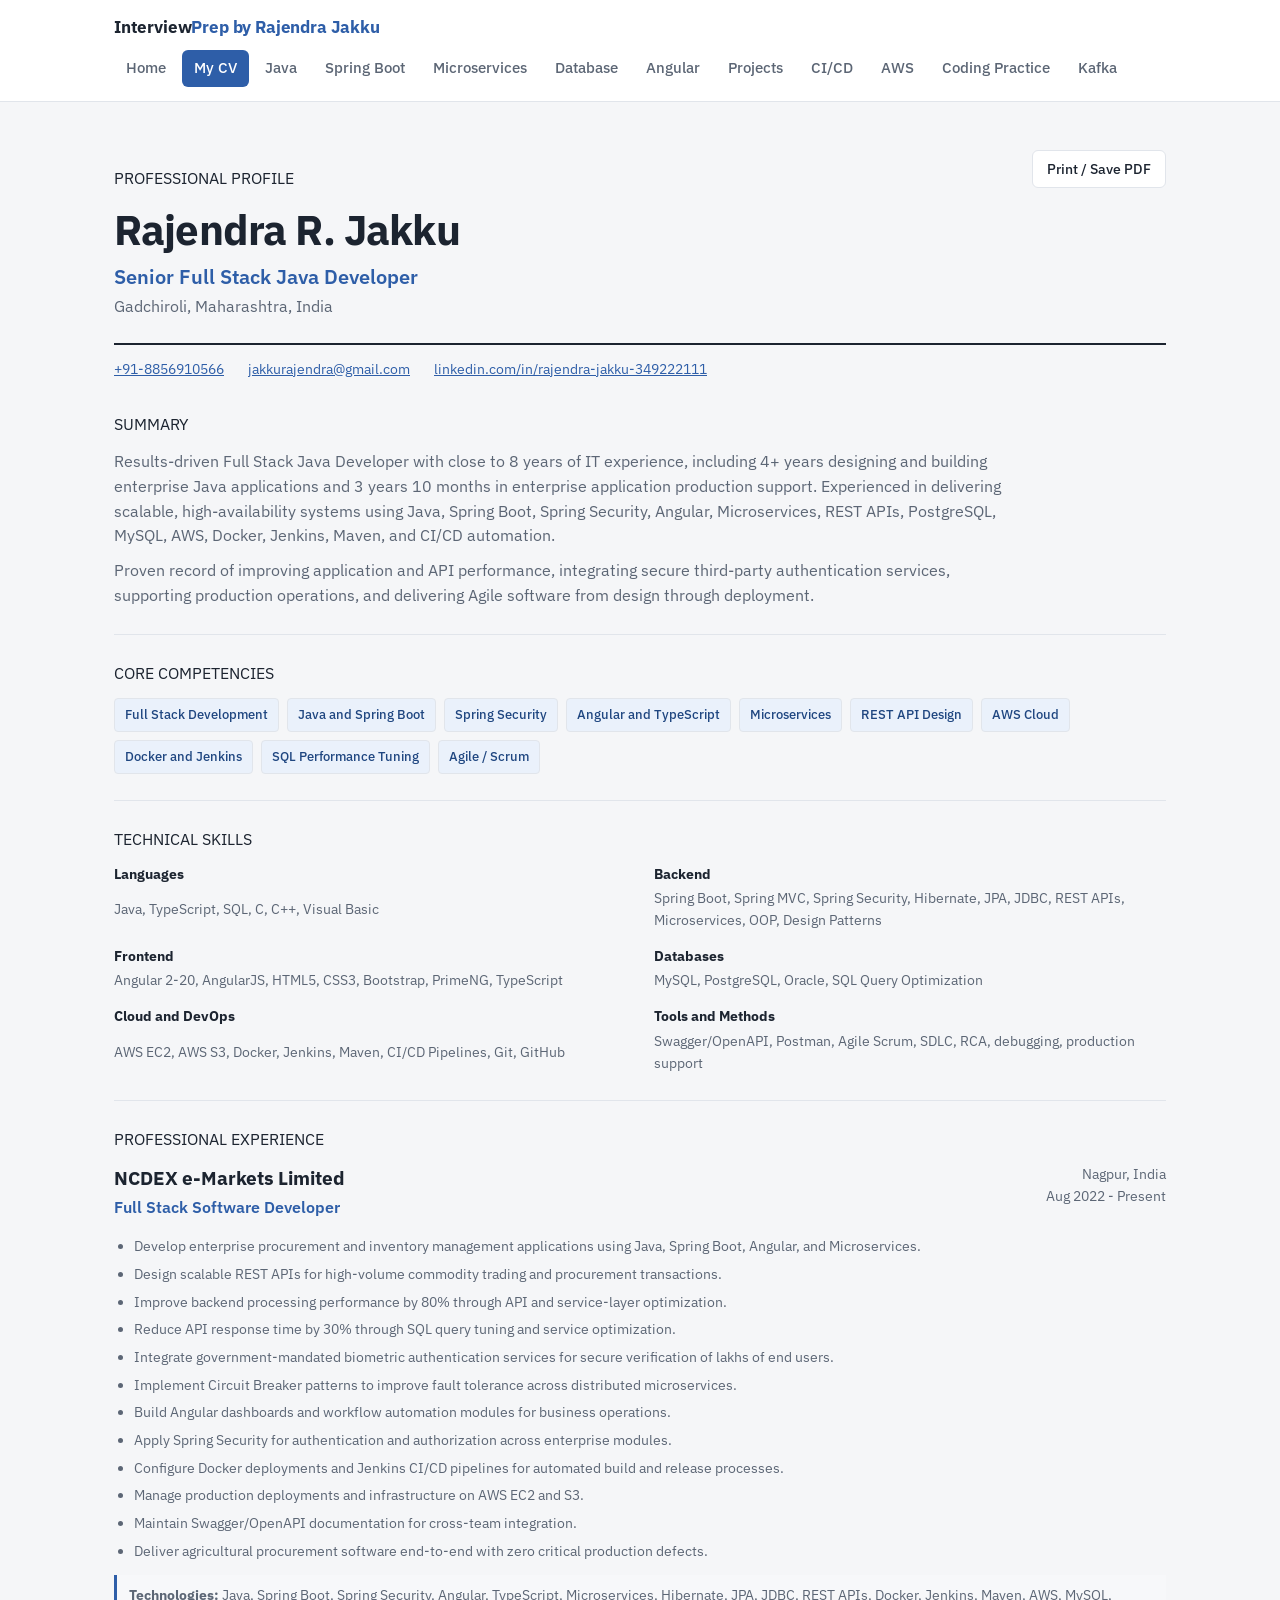
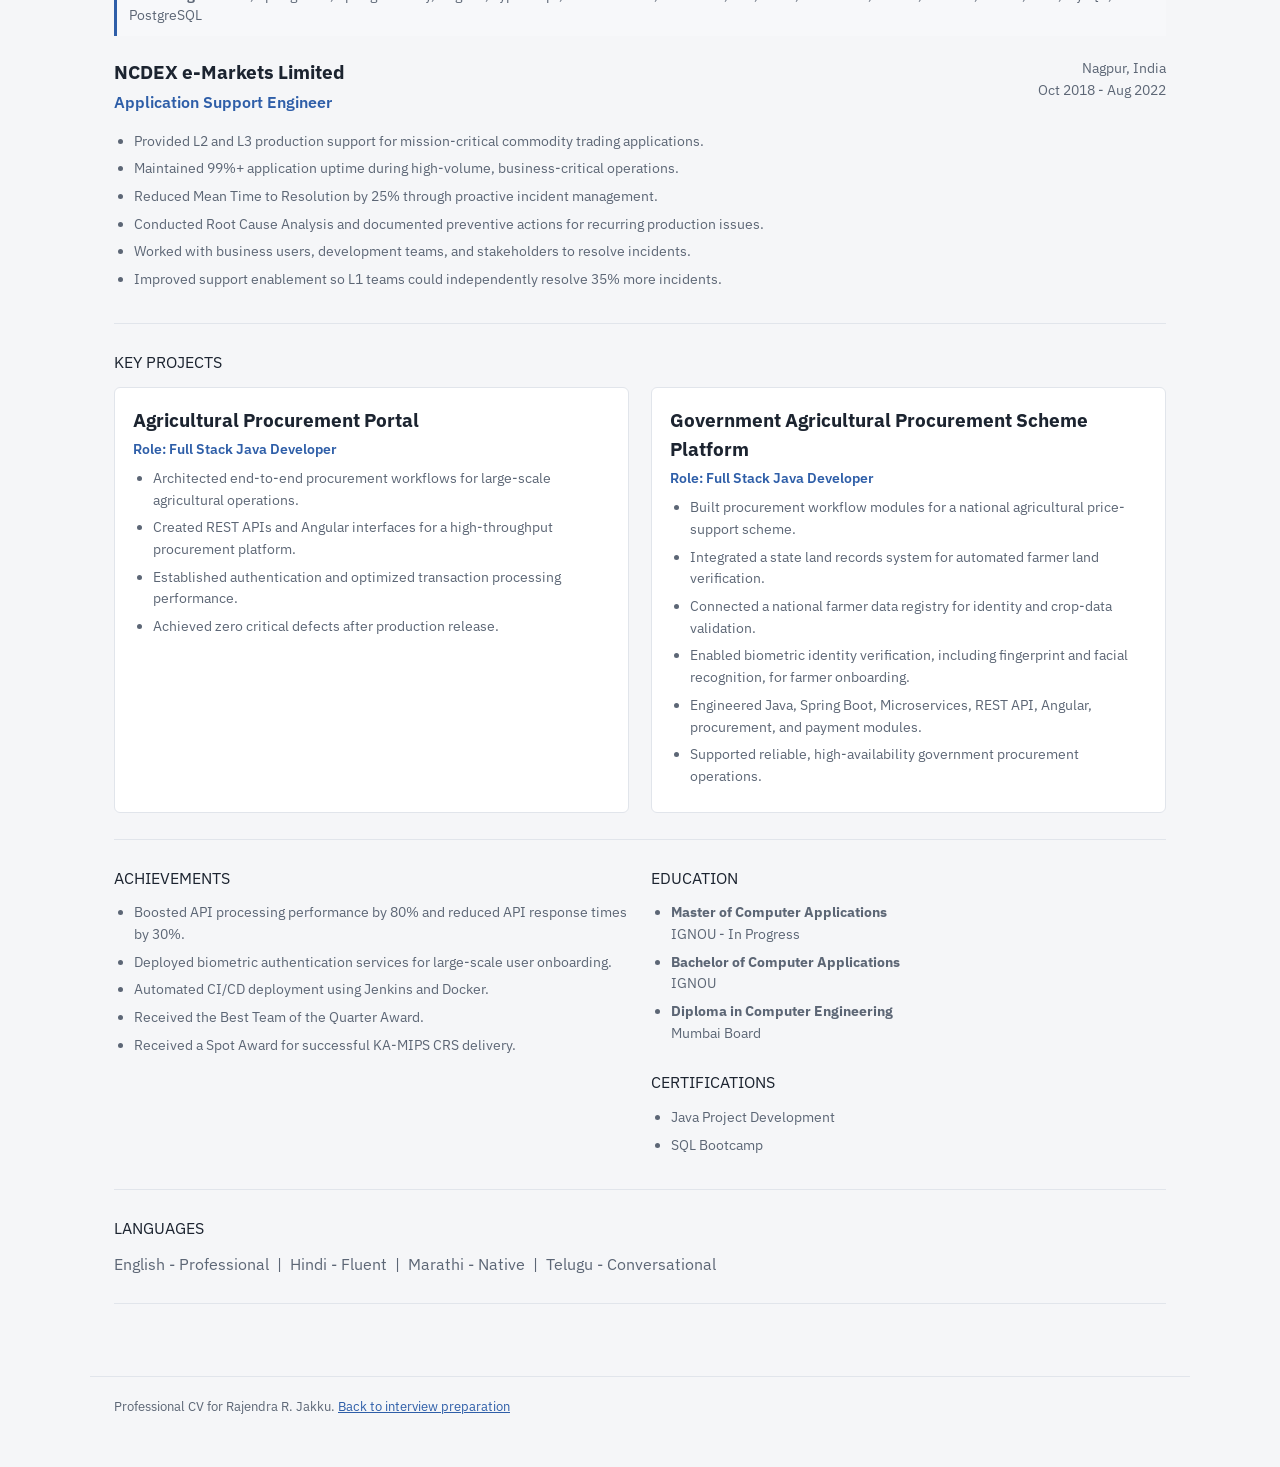
<file: cv.html>
<!DOCTYPE html>
<html lang="en">
<head>
<meta charset="UTF-8">
<meta name="viewport" content="width=device-width, initial-scale=1.0">
<title>Rajendra R. Jakku | Full Stack Java Developer</title>
<link rel="stylesheet" href="style.css">
</head>
<body>

<nav class="topnav">
  <div class="topnav-inner">
    <a href="index.html" class="brand">Interview<span>Prep</span><span> by Rajendra Jakku</span></a>
    <div class="navlinks">
      <a href="index.html">Home</a>
      <a href="cv.html" class="active">My CV</a>
      <a href="java.html">Java</a>
      <a href="springboot.html">Spring Boot</a>
      <a href="microservices.html">Microservices</a>
      <a href="database.html">Database</a>
      <a href="angular.html">Angular</a>
      <a href="projects.html">Projects</a>
      <a href="cicd.html">CI/CD</a>
      <a href="aws.html">AWS</a>
      <a href="coding.html">Coding Practice</a>
      <a href="kafka.html">Kafka</a>
    </div>
  </div>
</nav>

<main class="cv-page">
  <header class="cv-header">
    <div>
      <p class="eyebrow">PROFESSIONAL PROFILE</p>
      <h1>Rajendra R. Jakku</h1>
      <p class="cv-title">Senior Full Stack Java Developer</p>
      <p class="cv-location">Gadchiroli, Maharashtra, India</p>
    </div>
    <button class="btn cv-print" type="button" onclick="window.print()">Print / Save PDF</button>
  </header>

  <div class="cv-contact">
    <a href="tel:+918856910566">+91-8856910566</a>
    <a href="mailto:jakkurajendra@gmail.com">jakkurajendra@gmail.com</a>
    <a href="https://linkedin.com/in/rajendra-jakku-349222111" target="_blank" rel="noopener">linkedin.com/in/rajendra-jakku-349222111</a>
  </div>

  <section class="cv-section cv-summary">
    <p class="eyebrow">SUMMARY</p>
    <p>Results-driven Full Stack Java Developer with close to 8 years of IT experience, including 4+ years designing and building enterprise Java applications and 3 years 10 months in enterprise application production support. Experienced in delivering scalable, high-availability systems using Java, Spring Boot, Spring Security, Angular, Microservices, REST APIs, PostgreSQL, MySQL, AWS, Docker, Jenkins, Maven, and CI/CD automation.</p>
    <p>Proven record of improving application and API performance, integrating secure third-party authentication services, supporting production operations, and delivering Agile software from design through deployment.</p>
  </section>

  <section class="cv-section">
    <p class="eyebrow">CORE COMPETENCIES</p>
    <div class="cv-tags">
      <span>Full Stack Development</span><span>Java and Spring Boot</span><span>Spring Security</span><span>Angular and TypeScript</span><span>Microservices</span><span>REST API Design</span><span>AWS Cloud</span><span>Docker and Jenkins</span><span>SQL Performance Tuning</span><span>Agile / Scrum</span>
    </div>
  </section>

  <section class="cv-section">
    <p class="eyebrow">TECHNICAL SKILLS</p>
    <div class="cv-skills">
      <div><strong>Languages</strong><span>Java, TypeScript, SQL, C, C++, Visual Basic</span></div>
      <div><strong>Backend</strong><span>Spring Boot, Spring MVC, Spring Security, Hibernate, JPA, JDBC, REST APIs, Microservices, OOP, Design Patterns</span></div>
      <div><strong>Frontend</strong><span>Angular 2-20, AngularJS, HTML5, CSS3, Bootstrap, PrimeNG, TypeScript</span></div>
      <div><strong>Databases</strong><span>MySQL, PostgreSQL, Oracle, SQL Query Optimization</span></div>
      <div><strong>Cloud and DevOps</strong><span>AWS EC2, AWS S3, Docker, Jenkins, Maven, CI/CD Pipelines, Git, GitHub</span></div>
      <div><strong>Tools and Methods</strong><span>Swagger/OpenAPI, Postman, Agile Scrum, SDLC, RCA, debugging, production support</span></div>
    </div>
  </section>

  <section class="cv-section">
    <p class="eyebrow">PROFESSIONAL EXPERIENCE</p>
    <article class="cv-role">
      <div class="cv-role-head"><div><h2>NCDEX e-Markets Limited</h2><p>Full Stack Software Developer</p></div><span>Nagpur, India<br>Aug 2022 - Present</span></div>
      <ul>
        <li>Develop enterprise procurement and inventory management applications using Java, Spring Boot, Angular, and Microservices.</li>
        <li>Design scalable REST APIs for high-volume commodity trading and procurement transactions.</li>
        <li>Improve backend processing performance by 80% through API and service-layer optimization.</li>
        <li>Reduce API response time by 30% through SQL query tuning and service optimization.</li>
        <li>Integrate government-mandated biometric authentication services for secure verification of lakhs of end users.</li>
        <li>Implement Circuit Breaker patterns to improve fault tolerance across distributed microservices.</li>
        <li>Build Angular dashboards and workflow automation modules for business operations.</li>
        <li>Apply Spring Security for authentication and authorization across enterprise modules.</li>
        <li>Configure Docker deployments and Jenkins CI/CD pipelines for automated build and release processes.</li>
        <li>Manage production deployments and infrastructure on AWS EC2 and S3.</li>
        <li>Maintain Swagger/OpenAPI documentation for cross-team integration.</li>
        <li>Deliver agricultural procurement software end-to-end with zero critical production defects.</li>
      </ul>
      <p class="cv-tech"><strong>Technologies:</strong> Java, Spring Boot, Spring Security, Angular, TypeScript, Microservices, Hibernate, JPA, JDBC, REST APIs, Docker, Jenkins, Maven, AWS, MySQL, PostgreSQL</p>
    </article>

    <article class="cv-role">
      <div class="cv-role-head"><div><h2>NCDEX e-Markets Limited</h2><p>Application Support Engineer</p></div><span>Nagpur, India<br>Oct 2018 - Aug 2022</span></div>
      <ul>
        <li>Provided L2 and L3 production support for mission-critical commodity trading applications.</li>
        <li>Maintained 99%+ application uptime during high-volume, business-critical operations.</li>
        <li>Reduced Mean Time to Resolution by 25% through proactive incident management.</li>
        <li>Conducted Root Cause Analysis and documented preventive actions for recurring production issues.</li>
        <li>Worked with business users, development teams, and stakeholders to resolve incidents.</li>
        <li>Improved support enablement so L1 teams could independently resolve 35% more incidents.</li>
      </ul>
    </article>
  </section>

  <section class="cv-section">
    <p class="eyebrow">KEY PROJECTS</p>
    <div class="cv-project-grid">
      <article class="cv-project"><h2>Agricultural Procurement Portal</h2><p class="cv-project-role">Role: Full Stack Java Developer</p><ul><li>Architected end-to-end procurement workflows for large-scale agricultural operations.</li><li>Created REST APIs and Angular interfaces for a high-throughput procurement platform.</li><li>Established authentication and optimized transaction processing performance.</li><li>Achieved zero critical defects after production release.</li></ul></article>
      <article class="cv-project"><h2>Government Agricultural Procurement Scheme Platform</h2><p class="cv-project-role">Role: Full Stack Java Developer</p><ul><li>Built procurement workflow modules for a national agricultural price-support scheme.</li><li>Integrated a state land records system for automated farmer land verification.</li><li>Connected a national farmer data registry for identity and crop-data validation.</li><li>Enabled biometric identity verification, including fingerprint and facial recognition, for farmer onboarding.</li><li>Engineered Java, Spring Boot, Microservices, REST API, Angular, procurement, and payment modules.</li><li>Supported reliable, high-availability government procurement operations.</li></ul></article>
    </div>
  </section>

  <section class="cv-section cv-two-col">
    <div><p class="eyebrow">ACHIEVEMENTS</p><ul><li>Boosted API processing performance by 80% and reduced API response times by 30%.</li><li>Deployed biometric authentication services for large-scale user onboarding.</li><li>Automated CI/CD deployment using Jenkins and Docker.</li><li>Received the Best Team of the Quarter Award.</li><li>Received a Spot Award for successful KA-MIPS CRS delivery.</li></ul></div>
    <div><p class="eyebrow">EDUCATION</p><ul><li><strong>Master of Computer Applications</strong><br>IGNOU - In Progress</li><li><strong>Bachelor of Computer Applications</strong><br>IGNOU</li><li><strong>Diploma in Computer Engineering</strong><br>Mumbai Board</li></ul><p class="eyebrow">CERTIFICATIONS</p><ul><li>Java Project Development</li><li>SQL Bootcamp</li></ul></div>
  </section>

  <section class="cv-section cv-languages"><p class="eyebrow">LANGUAGES</p><p>English - Professional &nbsp;|&nbsp; Hindi - Fluent &nbsp;|&nbsp; Marathi - Native &nbsp;|&nbsp; Telugu - Conversational</p></section>
</main>

<footer>Professional CV for Rajendra R. Jakku. <a href="index.html">Back to interview preparation</a></footer>
</body>
</html>
</file>
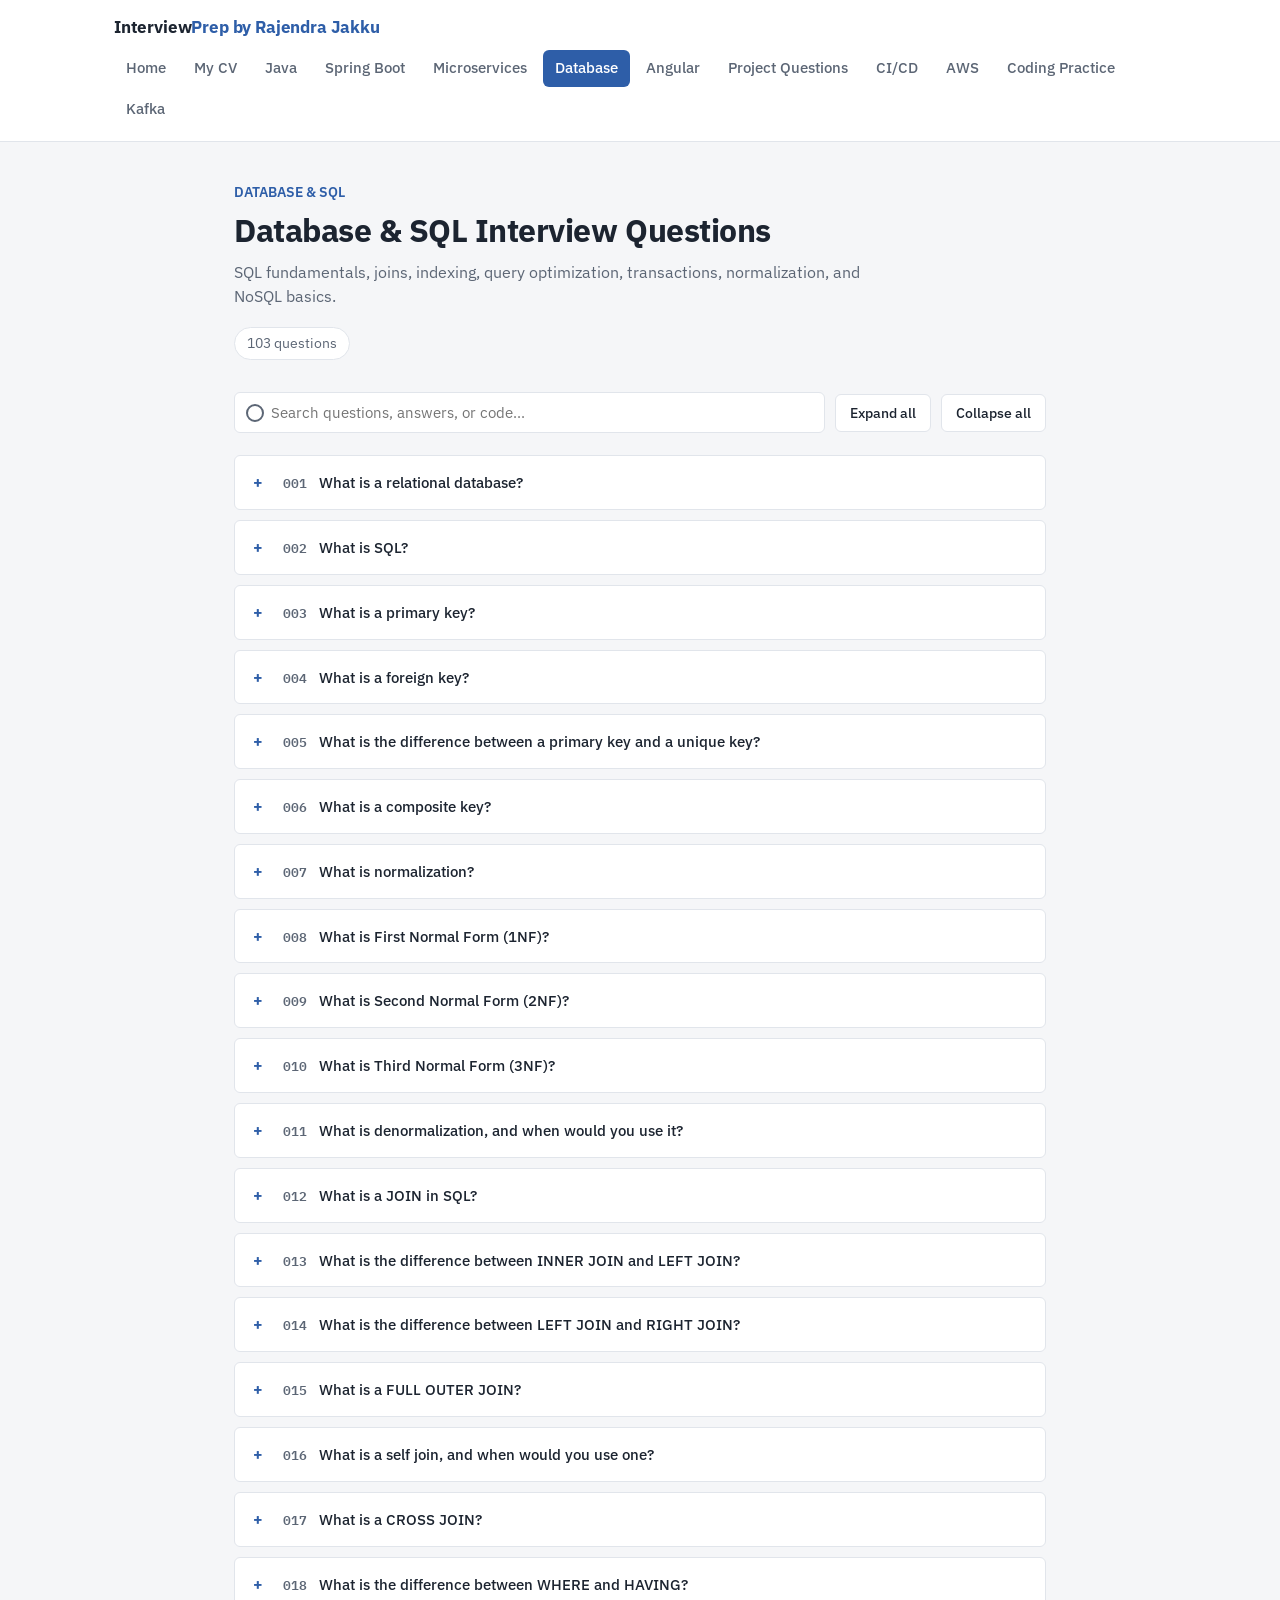
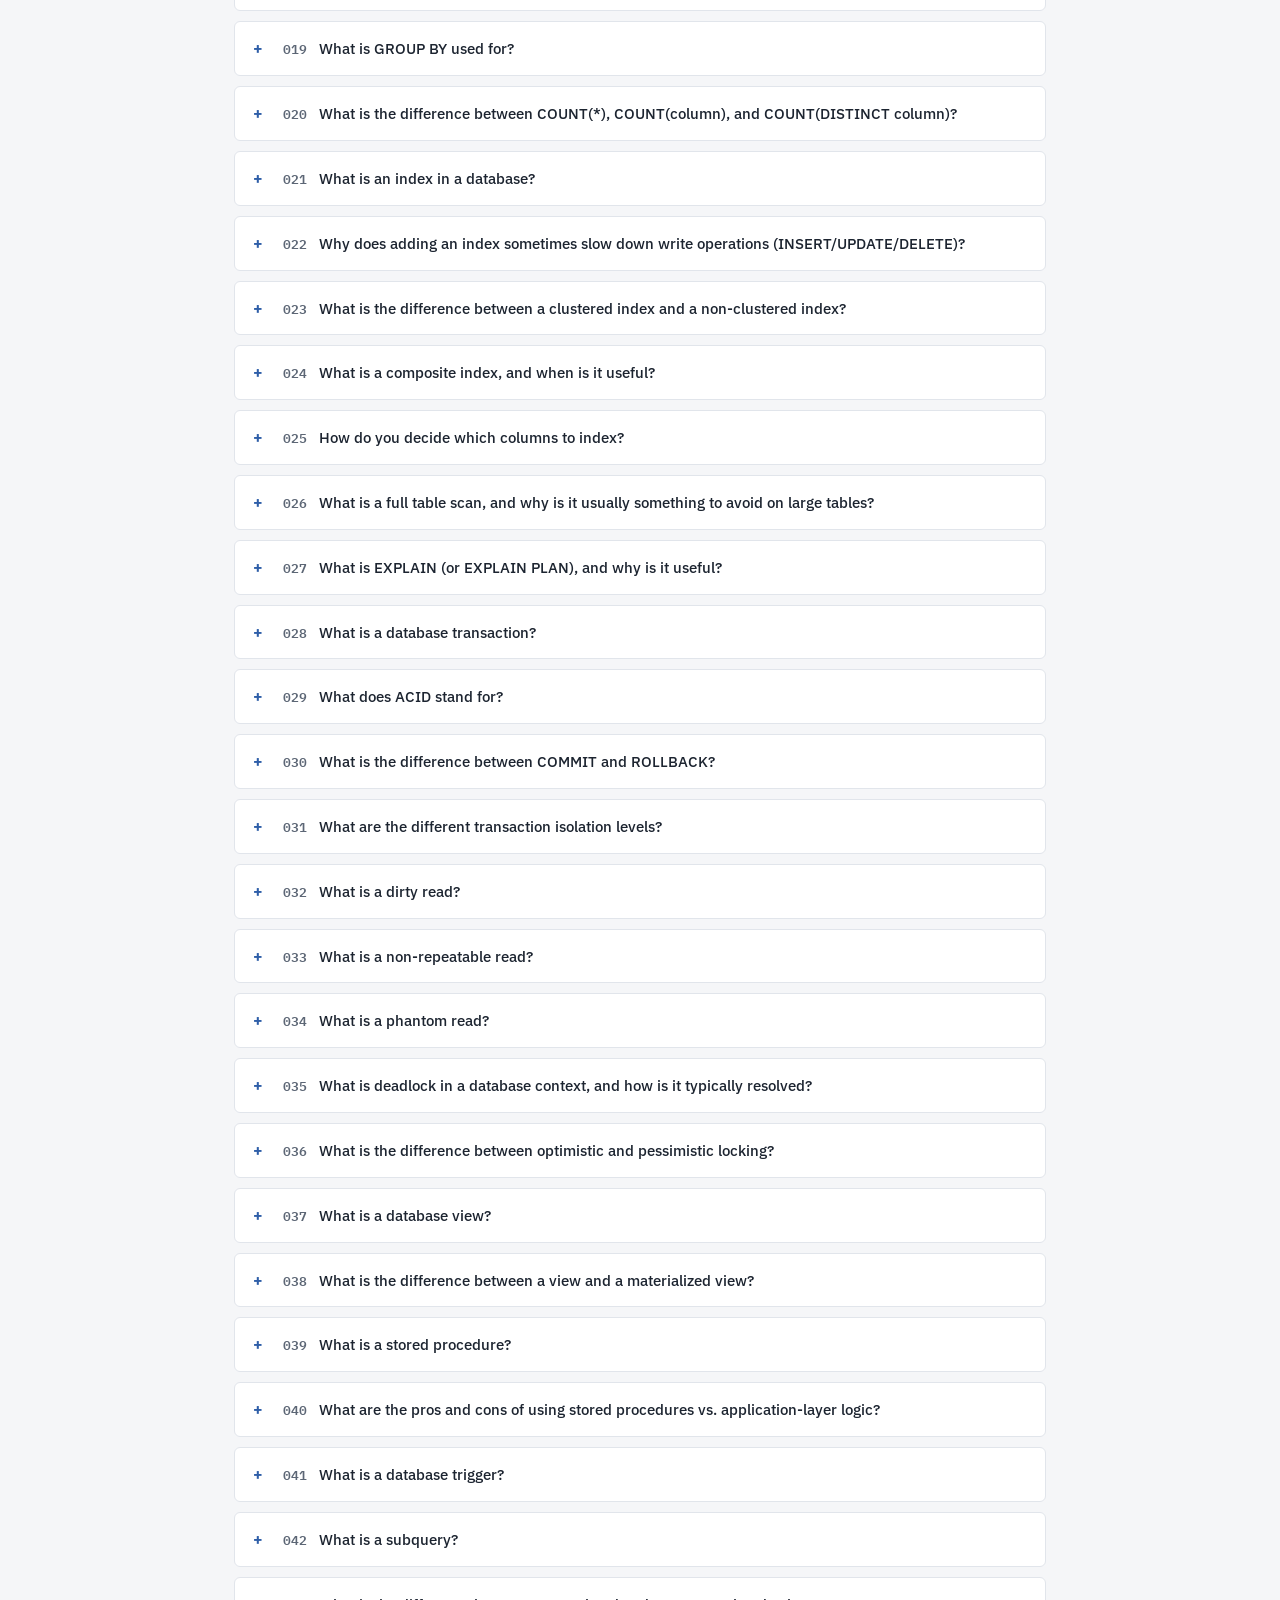
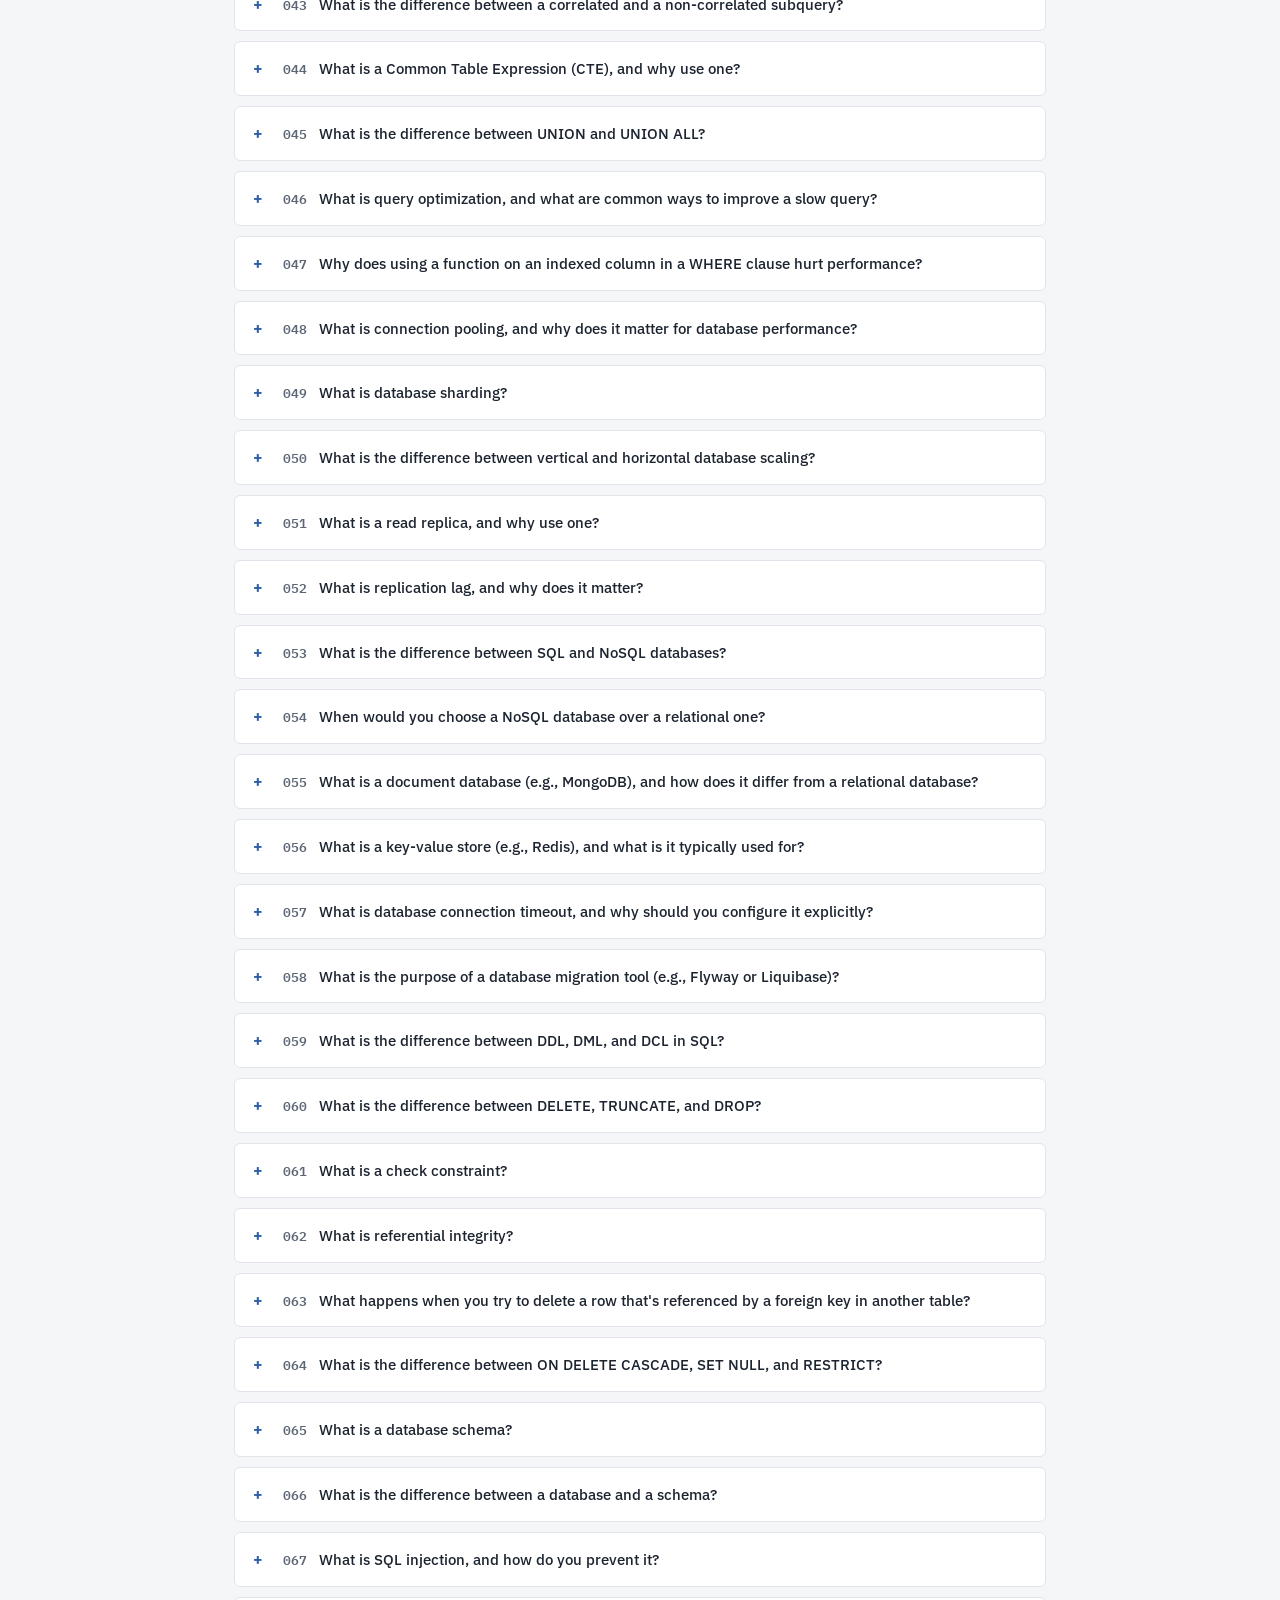
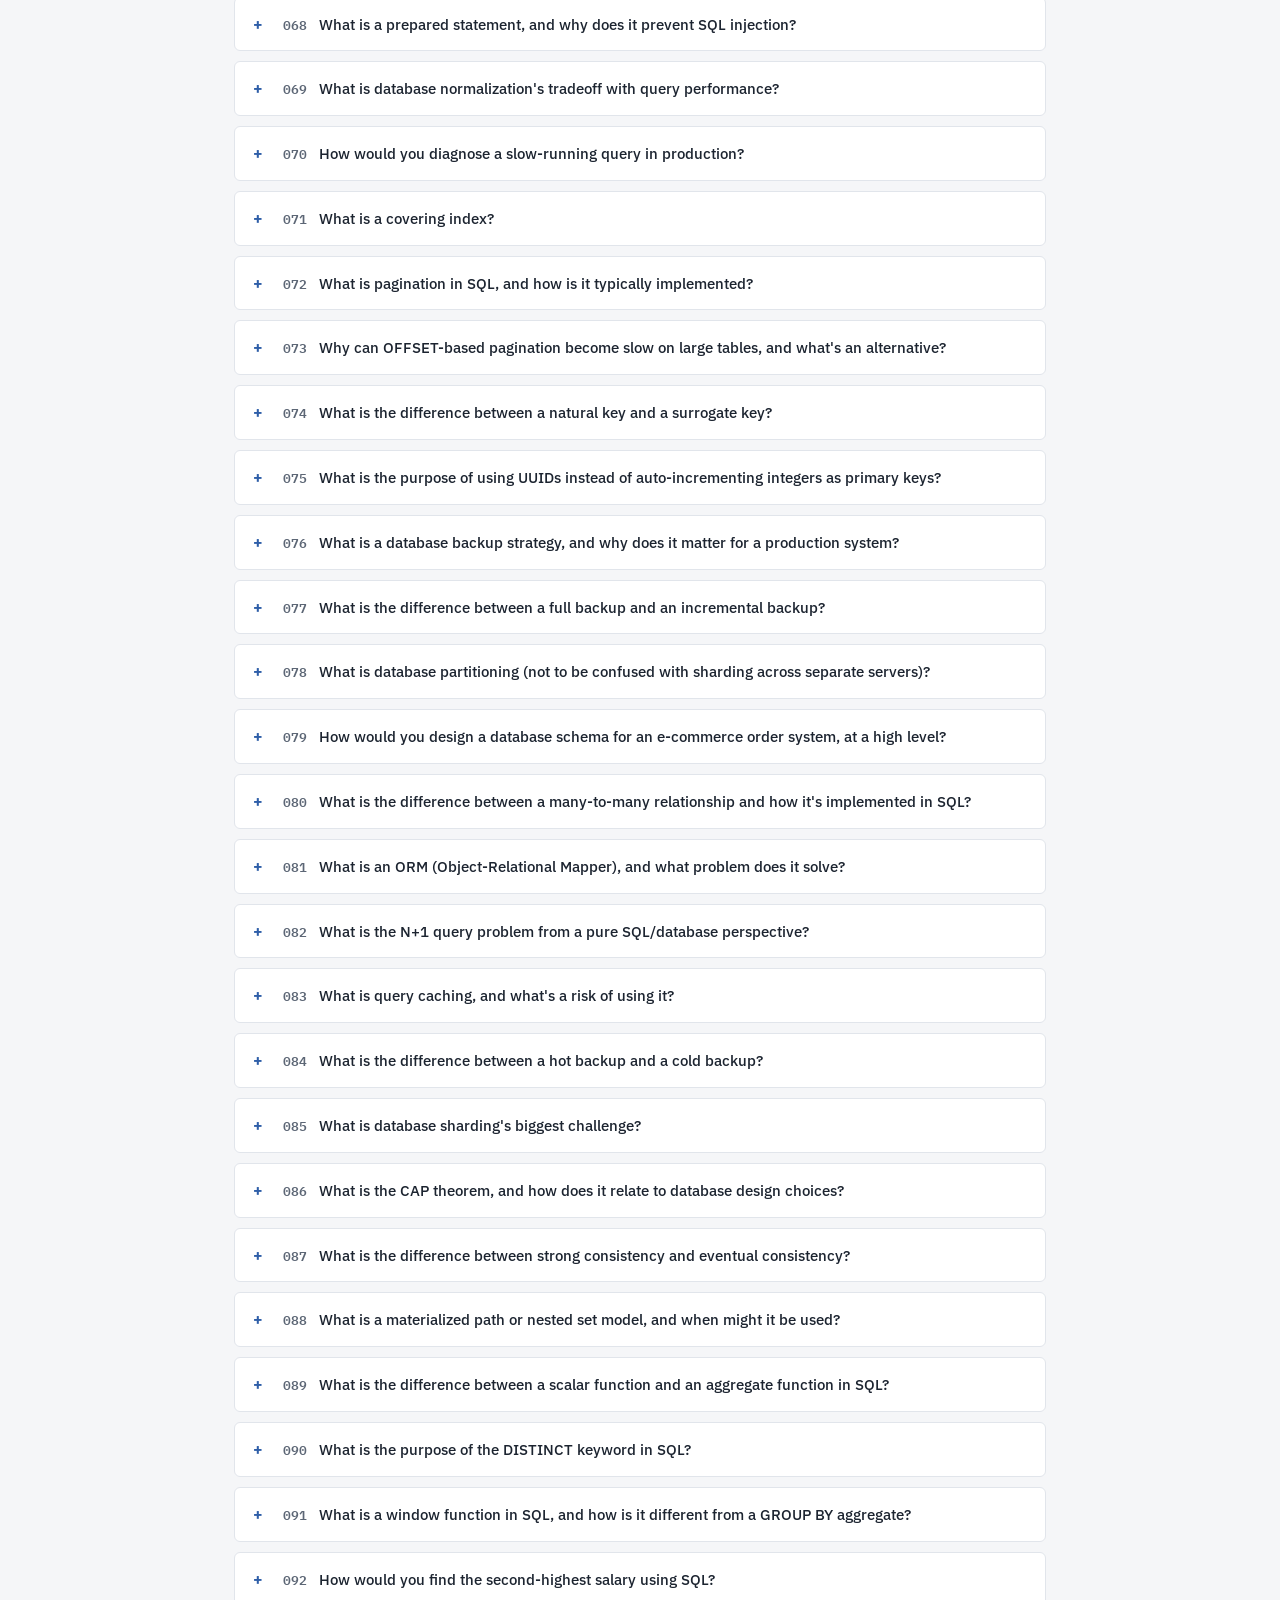
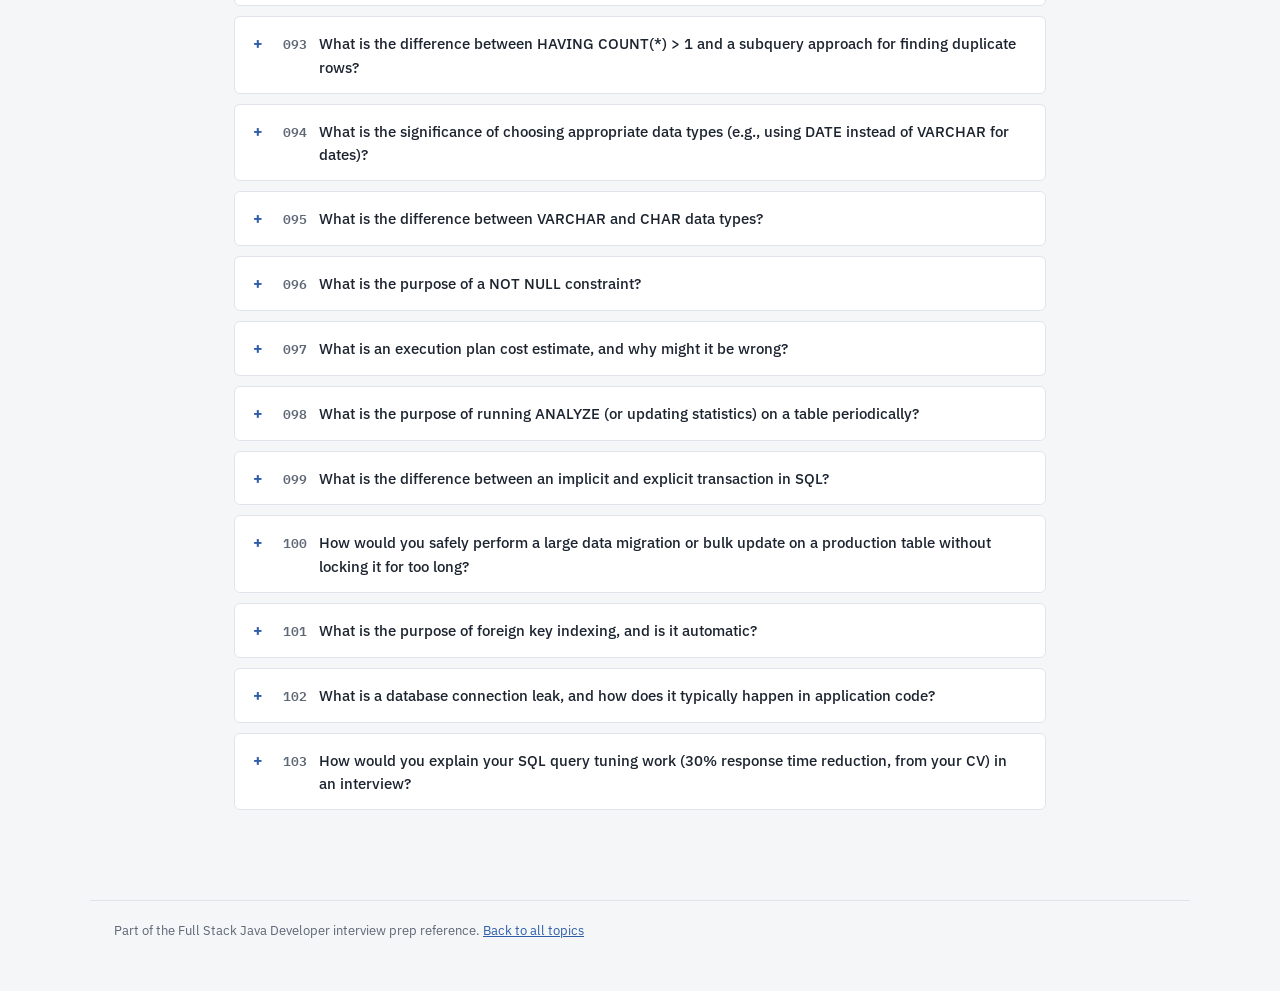
<file: database.html>
<!DOCTYPE html>
<html lang="en">
<head>
<meta charset="UTF-8">
<meta name="viewport" content="width=device-width, initial-scale=1.0">
<title>Database & SQL Interview Questions | Interview Prep</title>
<link rel="stylesheet" href="style.css">
</head>
<body>

<nav class="topnav">
  <div class="topnav-inner">
    <a href="index.html" class="brand">Interview<span>Prep</span><span> by Rajendra Jakku</span></a>
    <div class="navlinks">
      <a href="index.html">Home</a>
      <a href="cv.html">My CV</a>
      <a href="java.html">Java</a>
      <a href="springboot.html">Spring Boot</a>
      <a href="microservices.html">Microservices</a>
      <a href="database.html" class="active">Database</a>
      <a href="angular.html">Angular</a>
      <a href="projects.html">Project Questions</a>
      <a href="cicd.html">CI/CD</a>
      <a href="aws.html">AWS</a>
      <a href="coding.html">Coding Practice</a>
      <a href="kafka.html">Kafka</a>
    </div>
  </div>
</nav>

<div class="pagehead">
  <p class="eyebrow">DATABASE & SQL</p>
  <h1>Database & SQL Interview Questions</h1>
  <p>SQL fundamentals, joins, indexing, query optimization, transactions, normalization, and NoSQL basics.</p>
  <span class="count" id="qcount">103 questions</span>
</div>

<div class="controls">
  <div class="search-wrap">
    <input type="text" id="searchInput" placeholder="Search questions, answers, or code...">
  </div>
  <button class="btn" id="expandAll">Expand all</button>
  <button class="btn" id="collapseAll">Collapse all</button>
</div>

<div class="qlist">
  <div id="questionContainer"></div>
</div>

<footer>
  Part of the Full Stack Java Developer interview prep reference. <a href="index.html">Back to all topics</a>
</footer>

<script src="data-database.js"></script>
<script src="app.js"></script>
<script>
  renderQuestions(databaseData, 'questionContainer', 'qcount');
</script>

</body>
</html>
</file>
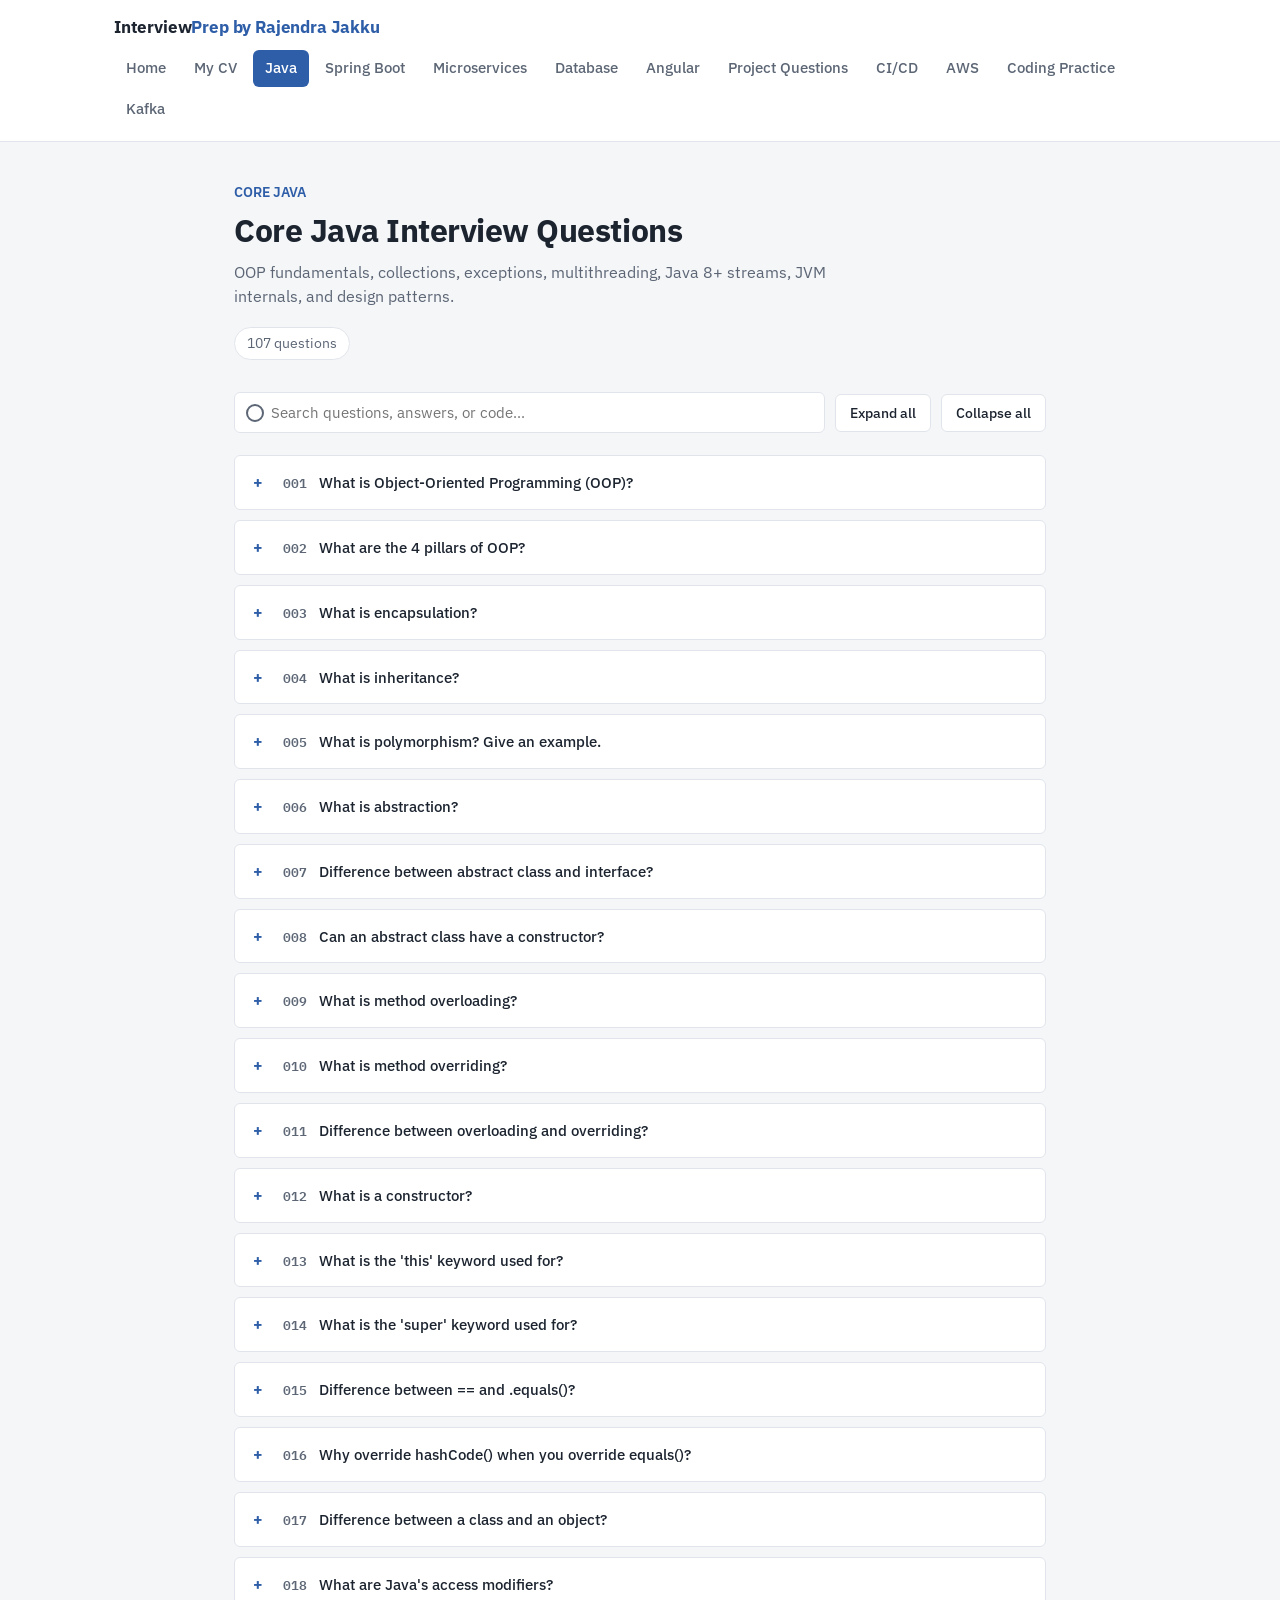
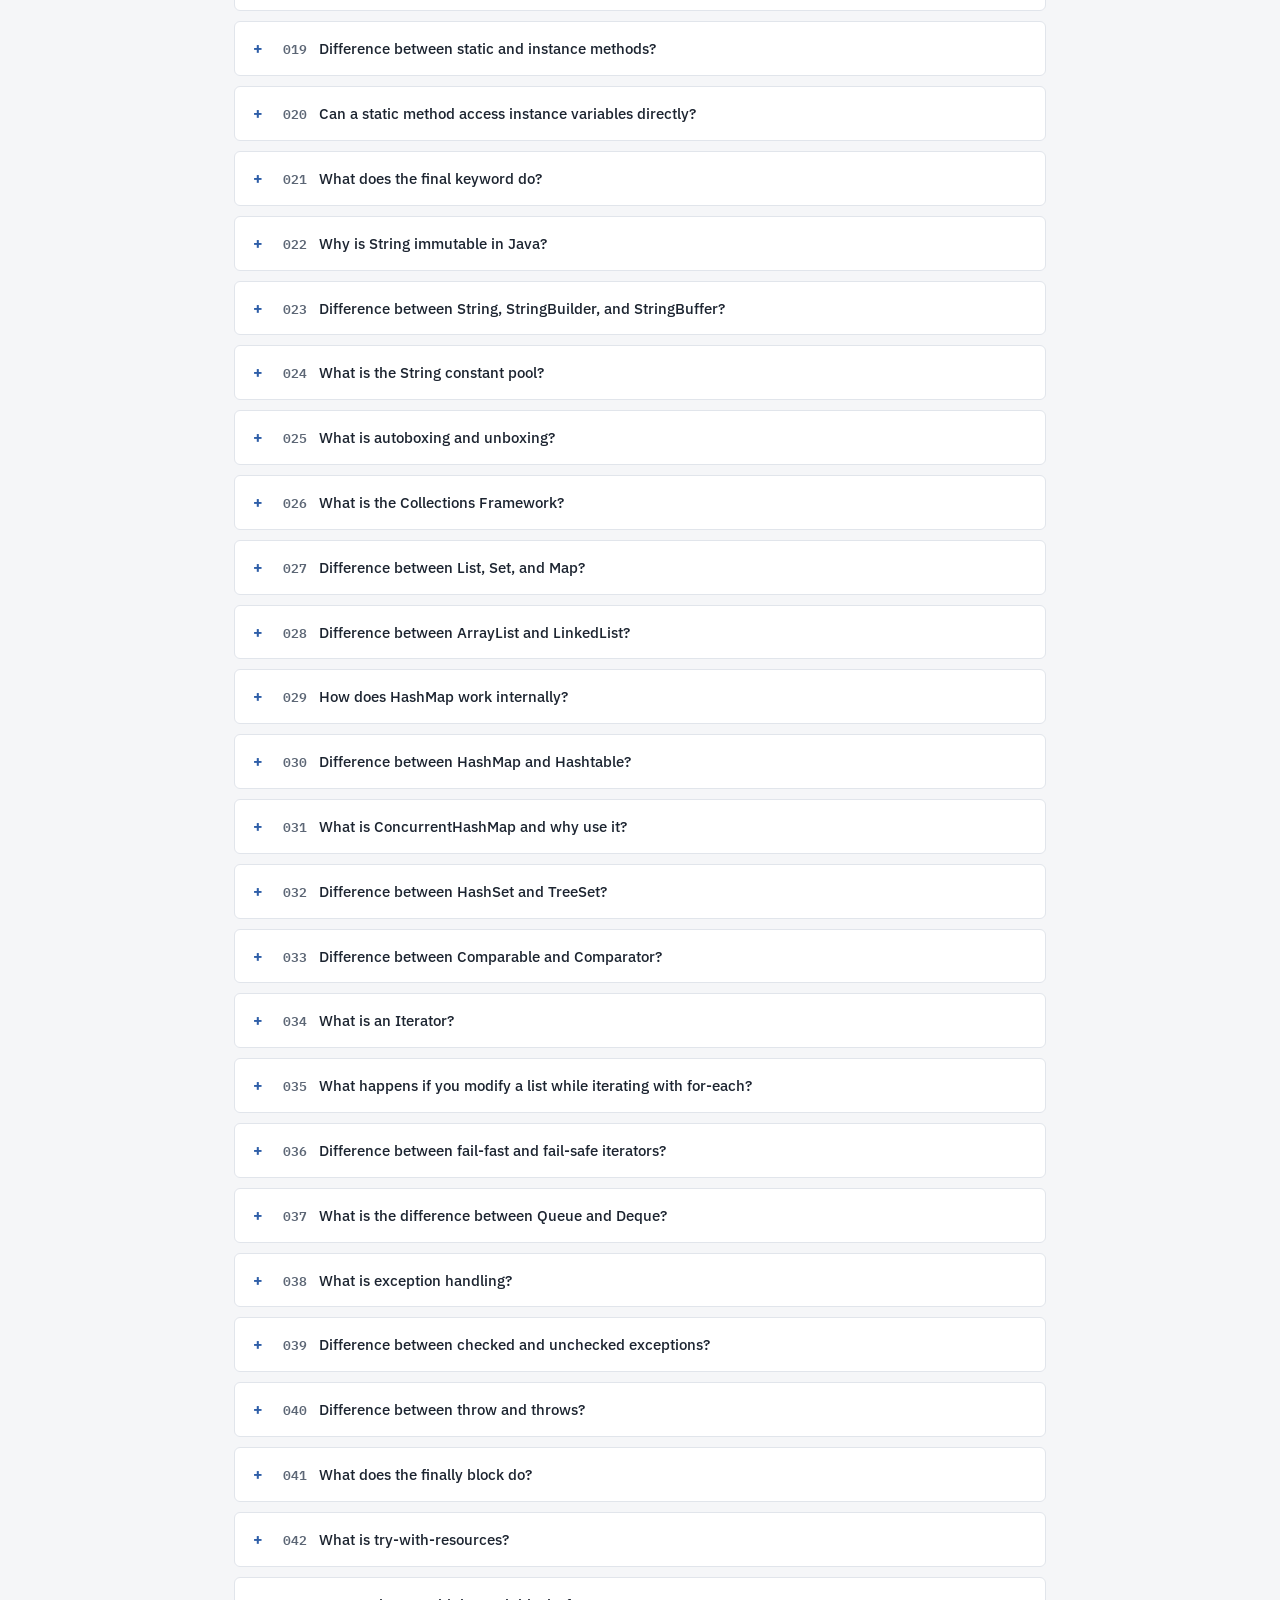
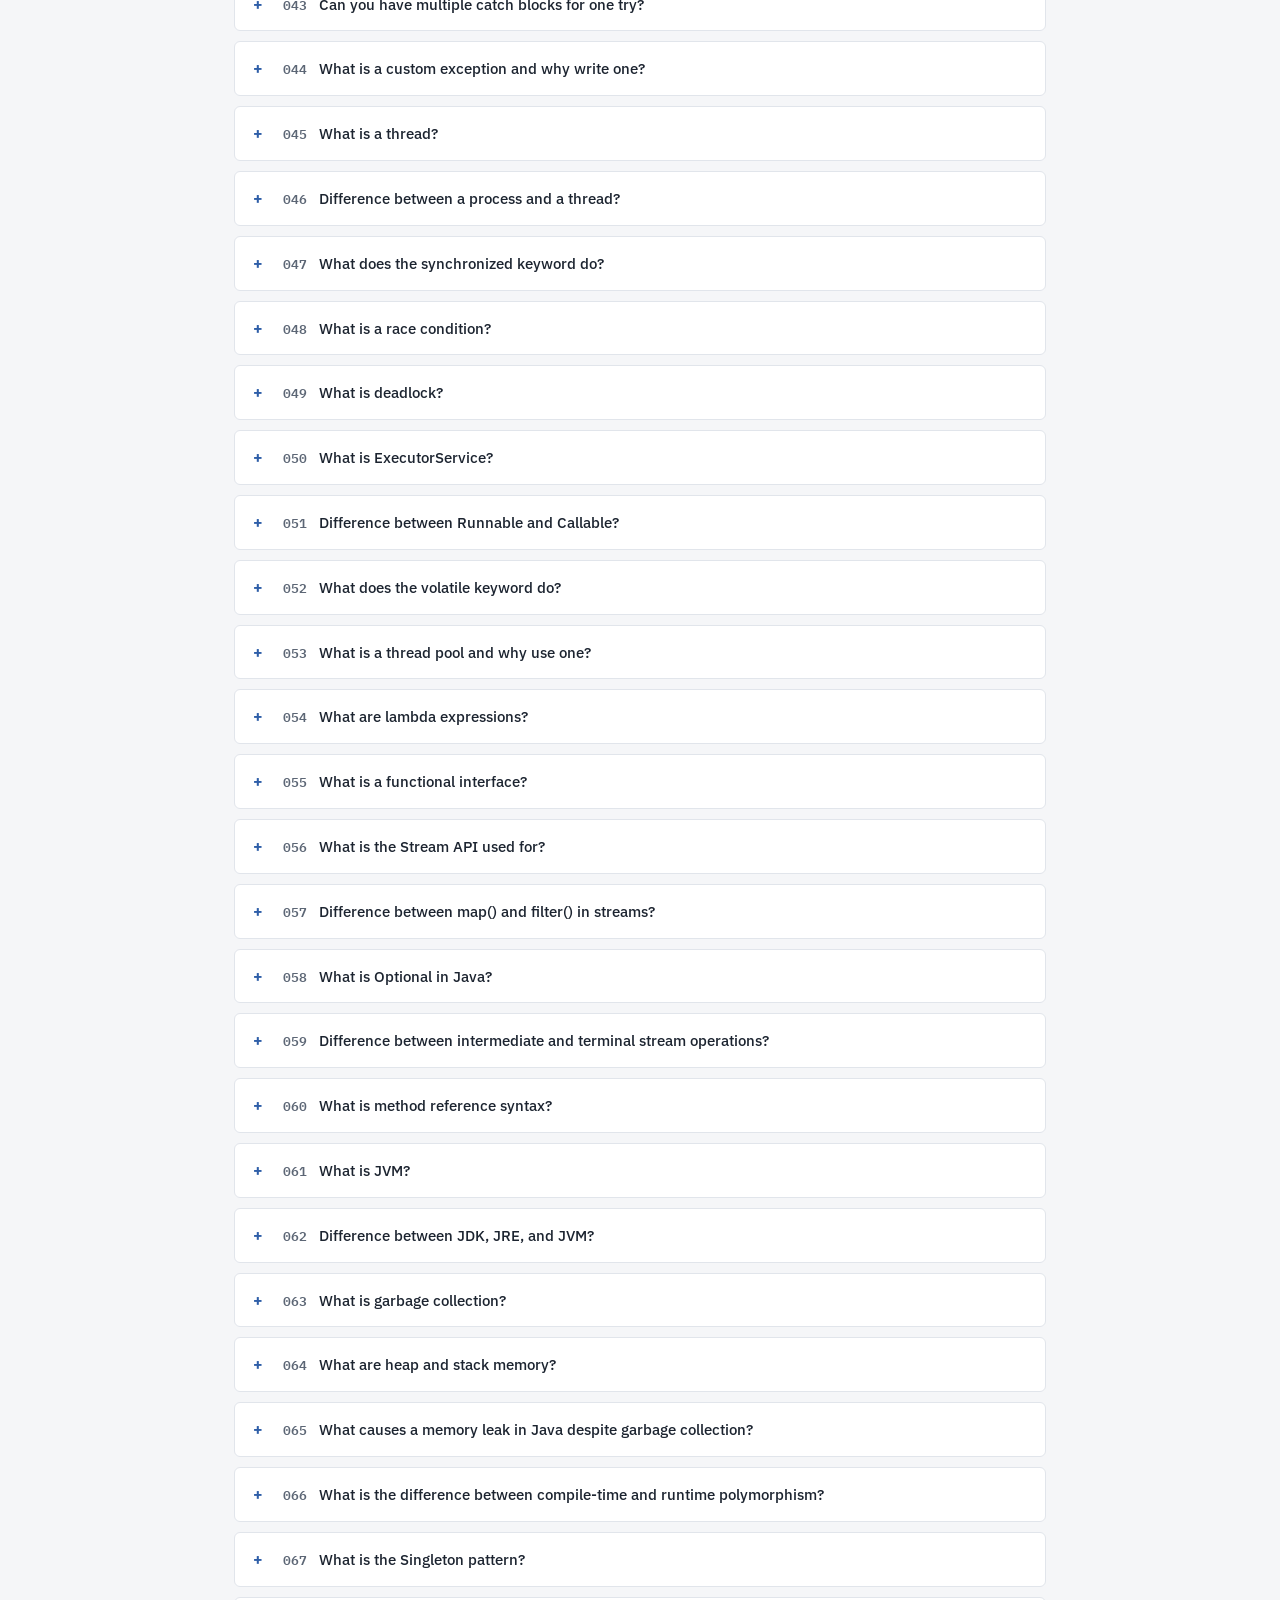
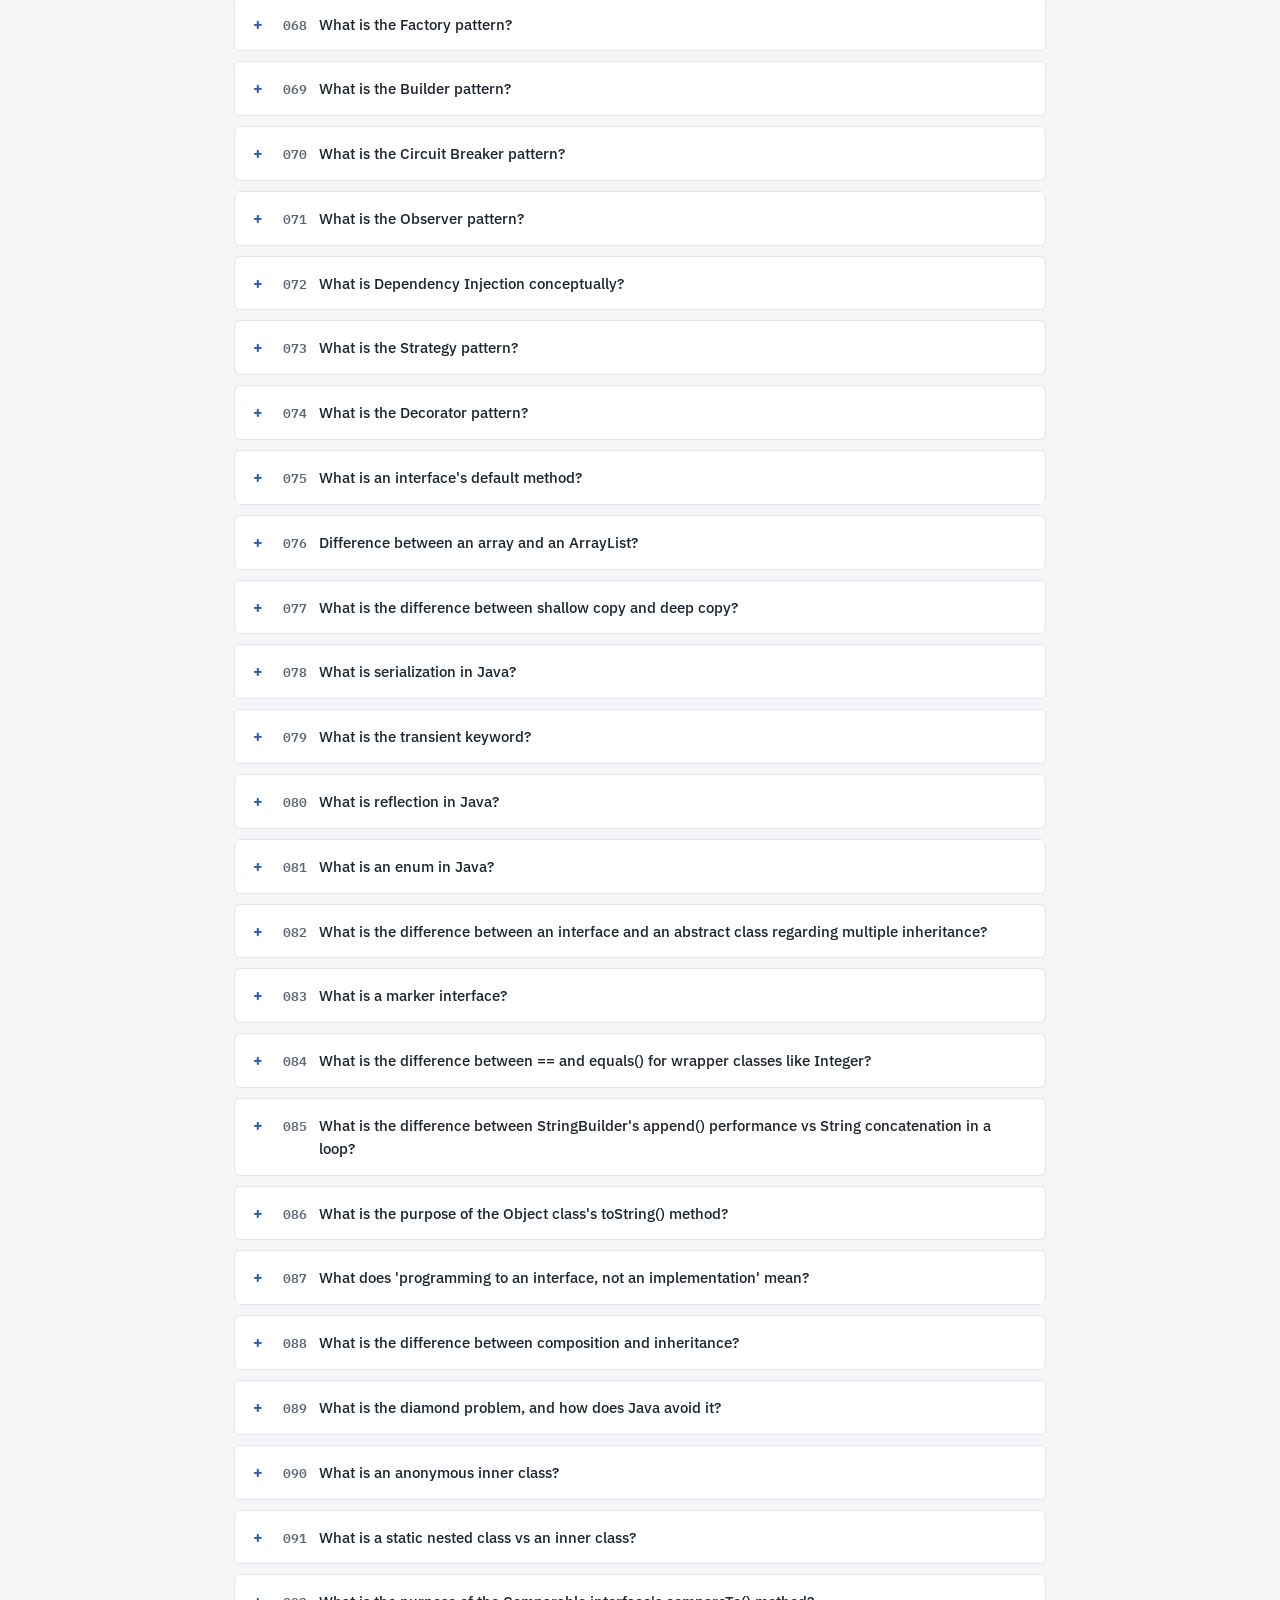
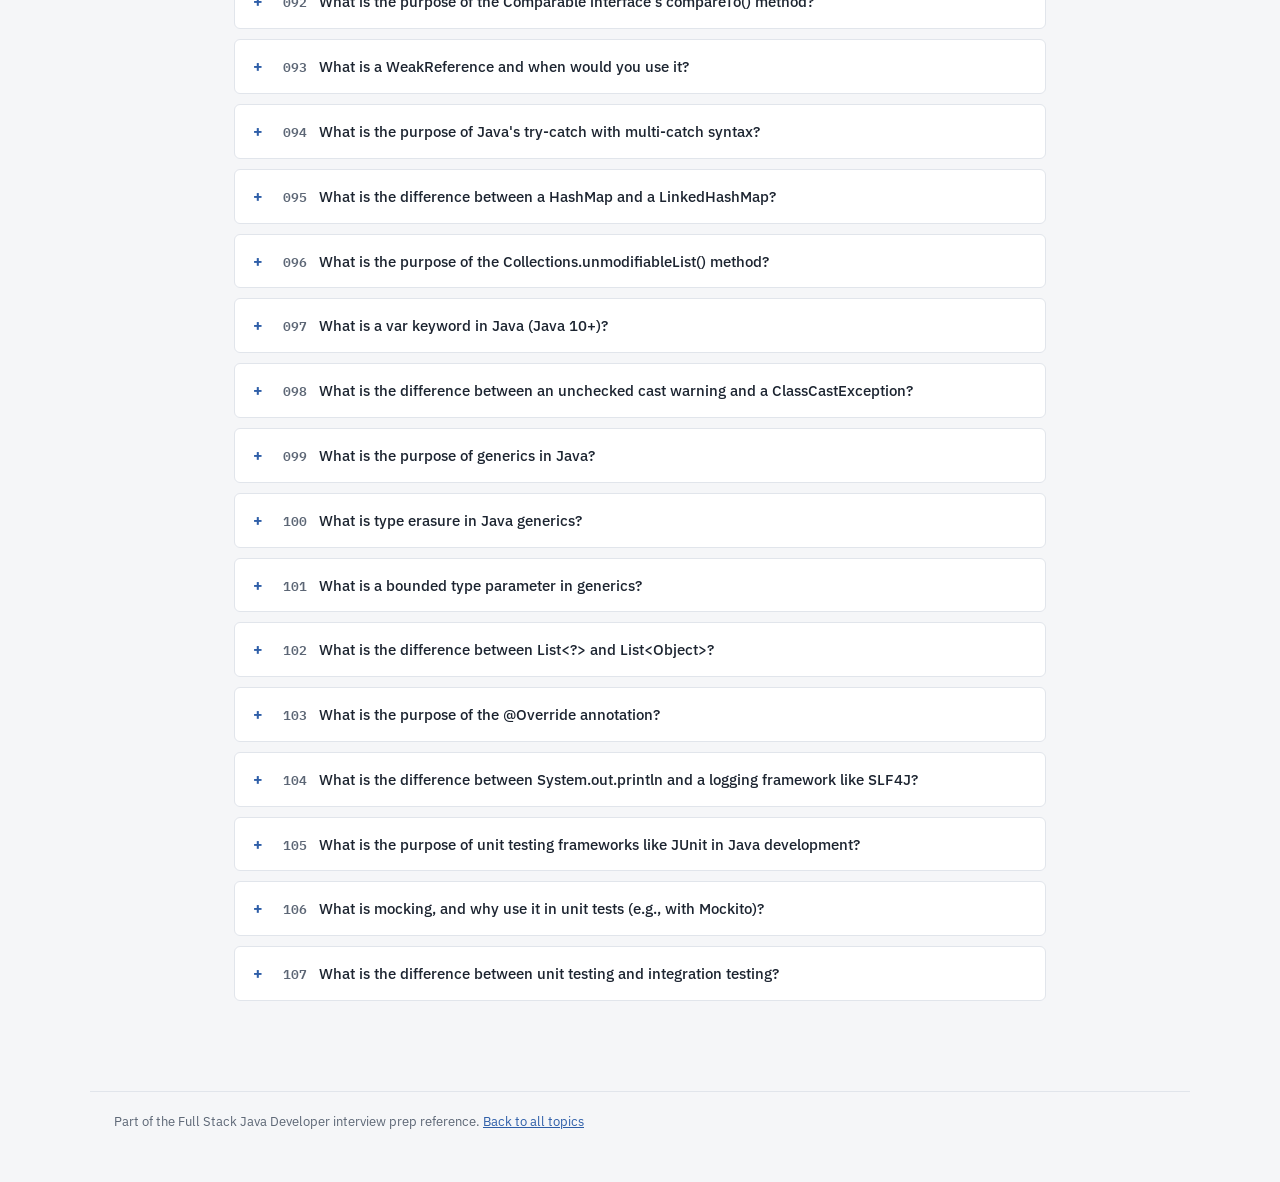
<file: java.html>
<!DOCTYPE html>
<html lang="en">
<head>
<meta charset="UTF-8">
<meta name="viewport" content="width=device-width, initial-scale=1.0">
<title>Core Java Interview Questions | Interview Prep</title>
<link rel="stylesheet" href="style.css">
</head>
<body>

<nav class="topnav">
  <div class="topnav-inner">
    <a href="index.html" class="brand">Interview<span>Prep</span><span> by Rajendra Jakku</span></a>
    <div class="navlinks">
      <a href="index.html">Home</a>
      <a href="cv.html">My CV</a>
      <a href="java.html"class="active">Java</a>
      <a href="springboot.html">Spring Boot</a>
      <a href="microservices.html">Microservices</a>
      <a href="database.html">Database</a>
      <a href="angular.html">Angular</a>
      <a href="projects.html">Project Questions</a>
      <a href="cicd.html">CI/CD</a>
      <a href="aws.html">AWS</a>
      <a href="coding.html">Coding Practice</a>
      <a href="kafka.html">Kafka</a>
    </div>
  </div>
</nav>

<div class="pagehead">
  <p class="eyebrow">CORE JAVA</p>
  <h1>Core Java Interview Questions</h1>
  <p>OOP fundamentals, collections, exceptions, multithreading, Java 8+ streams, JVM internals, and design patterns.</p>
  <span class="count" id="qcount">107 questions</span>
</div>

<div class="controls">
  <div class="search-wrap">
    <input type="text" id="searchInput" placeholder="Search questions, answers, or code...">
  </div>
  <button class="btn" id="expandAll">Expand all</button>
  <button class="btn" id="collapseAll">Collapse all</button>
</div>

<div class="qlist">
  <div id="questionContainer"></div>
</div>

<footer>
  Part of the Full Stack Java Developer interview prep reference. <a href="index.html">Back to all topics</a>
</footer>

<script src="data-java.js"></script>
<script src="app.js"></script>
<script>
  renderQuestions(javaData, 'questionContainer', 'qcount');
</script>

</body>
</html>
</file>
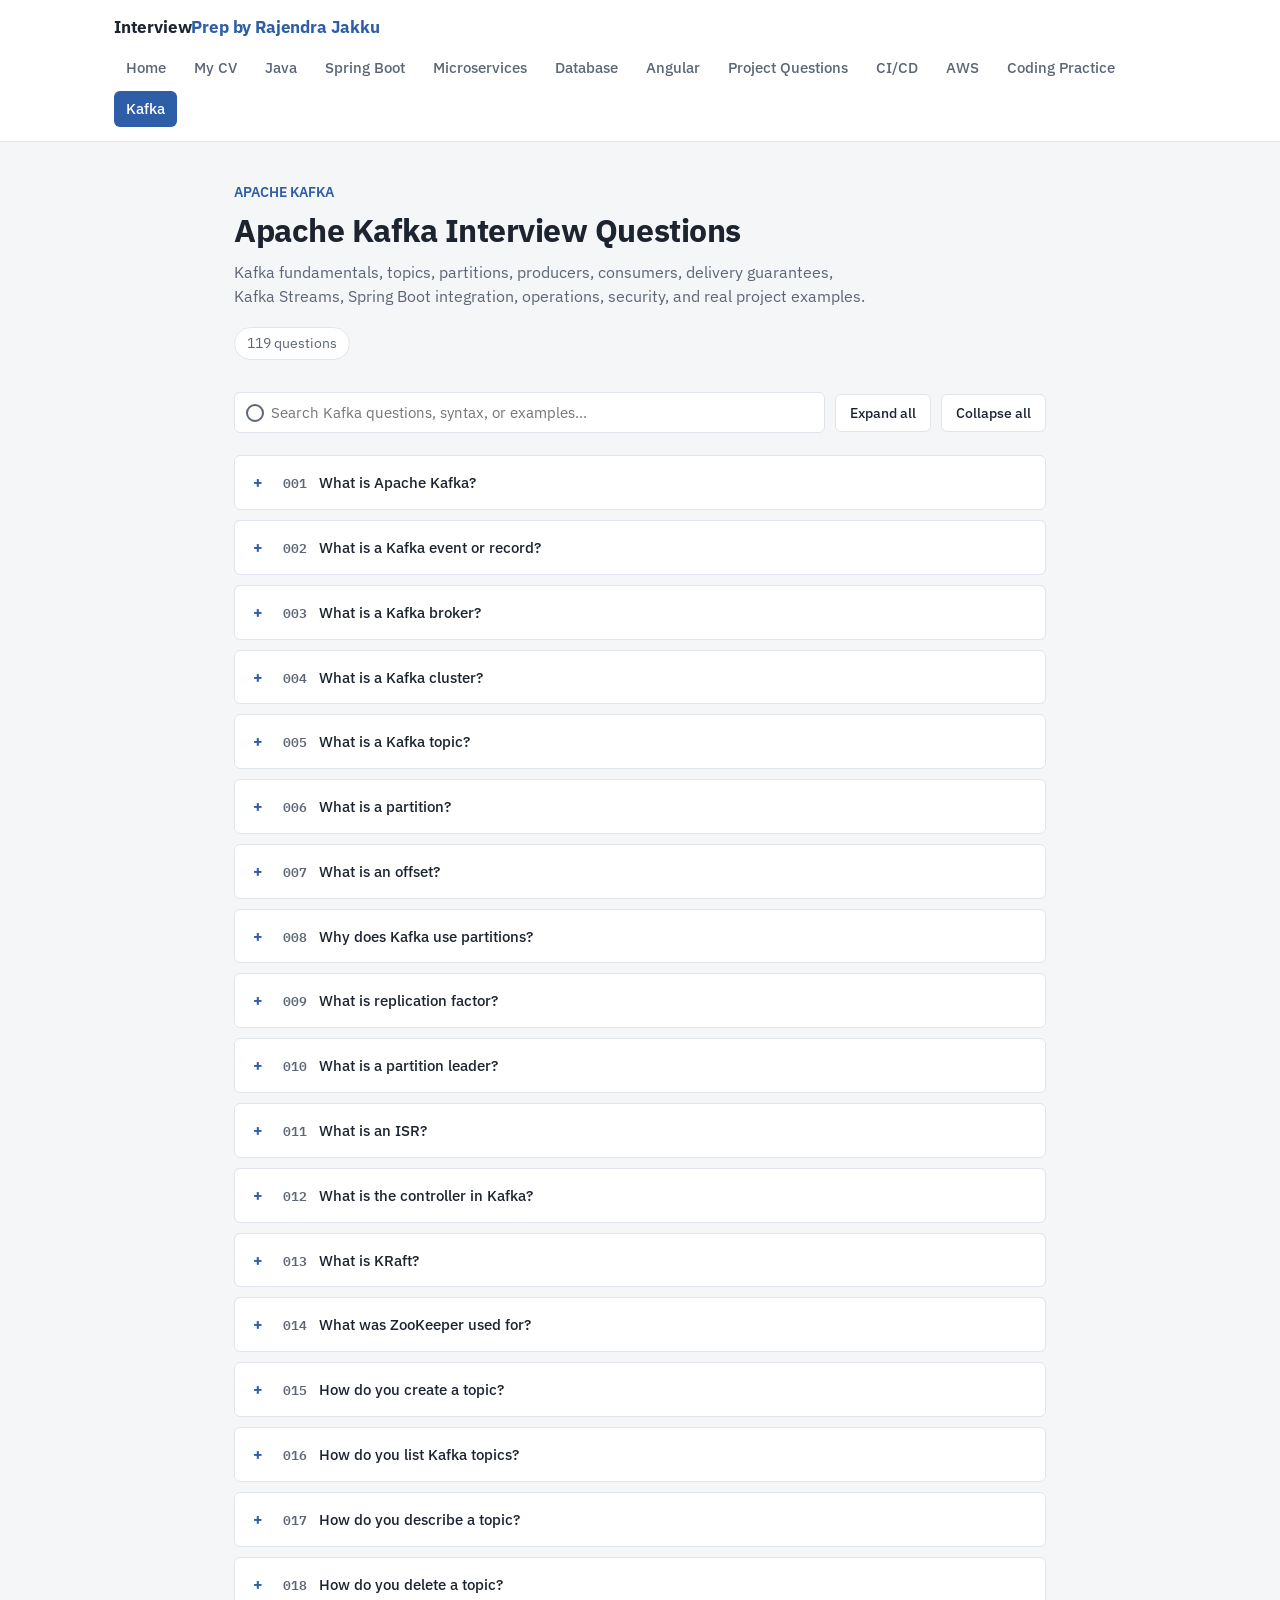
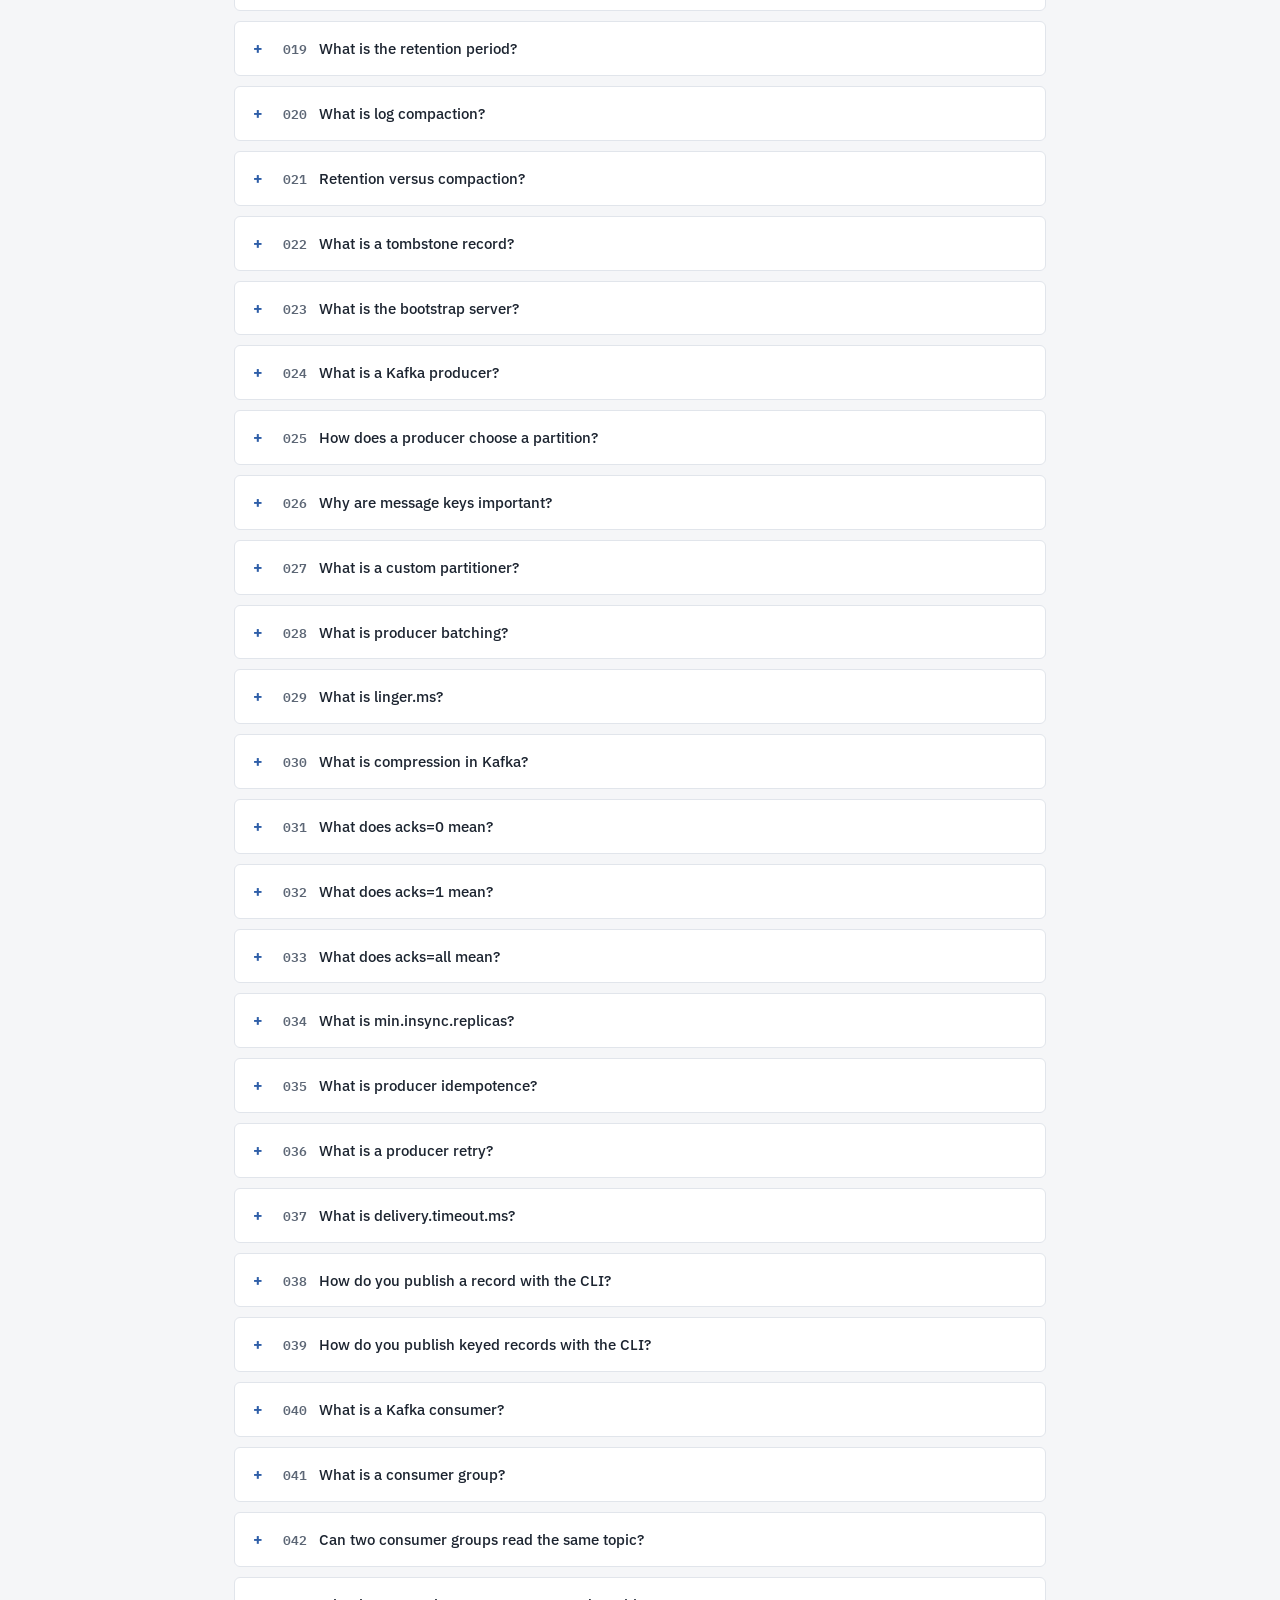
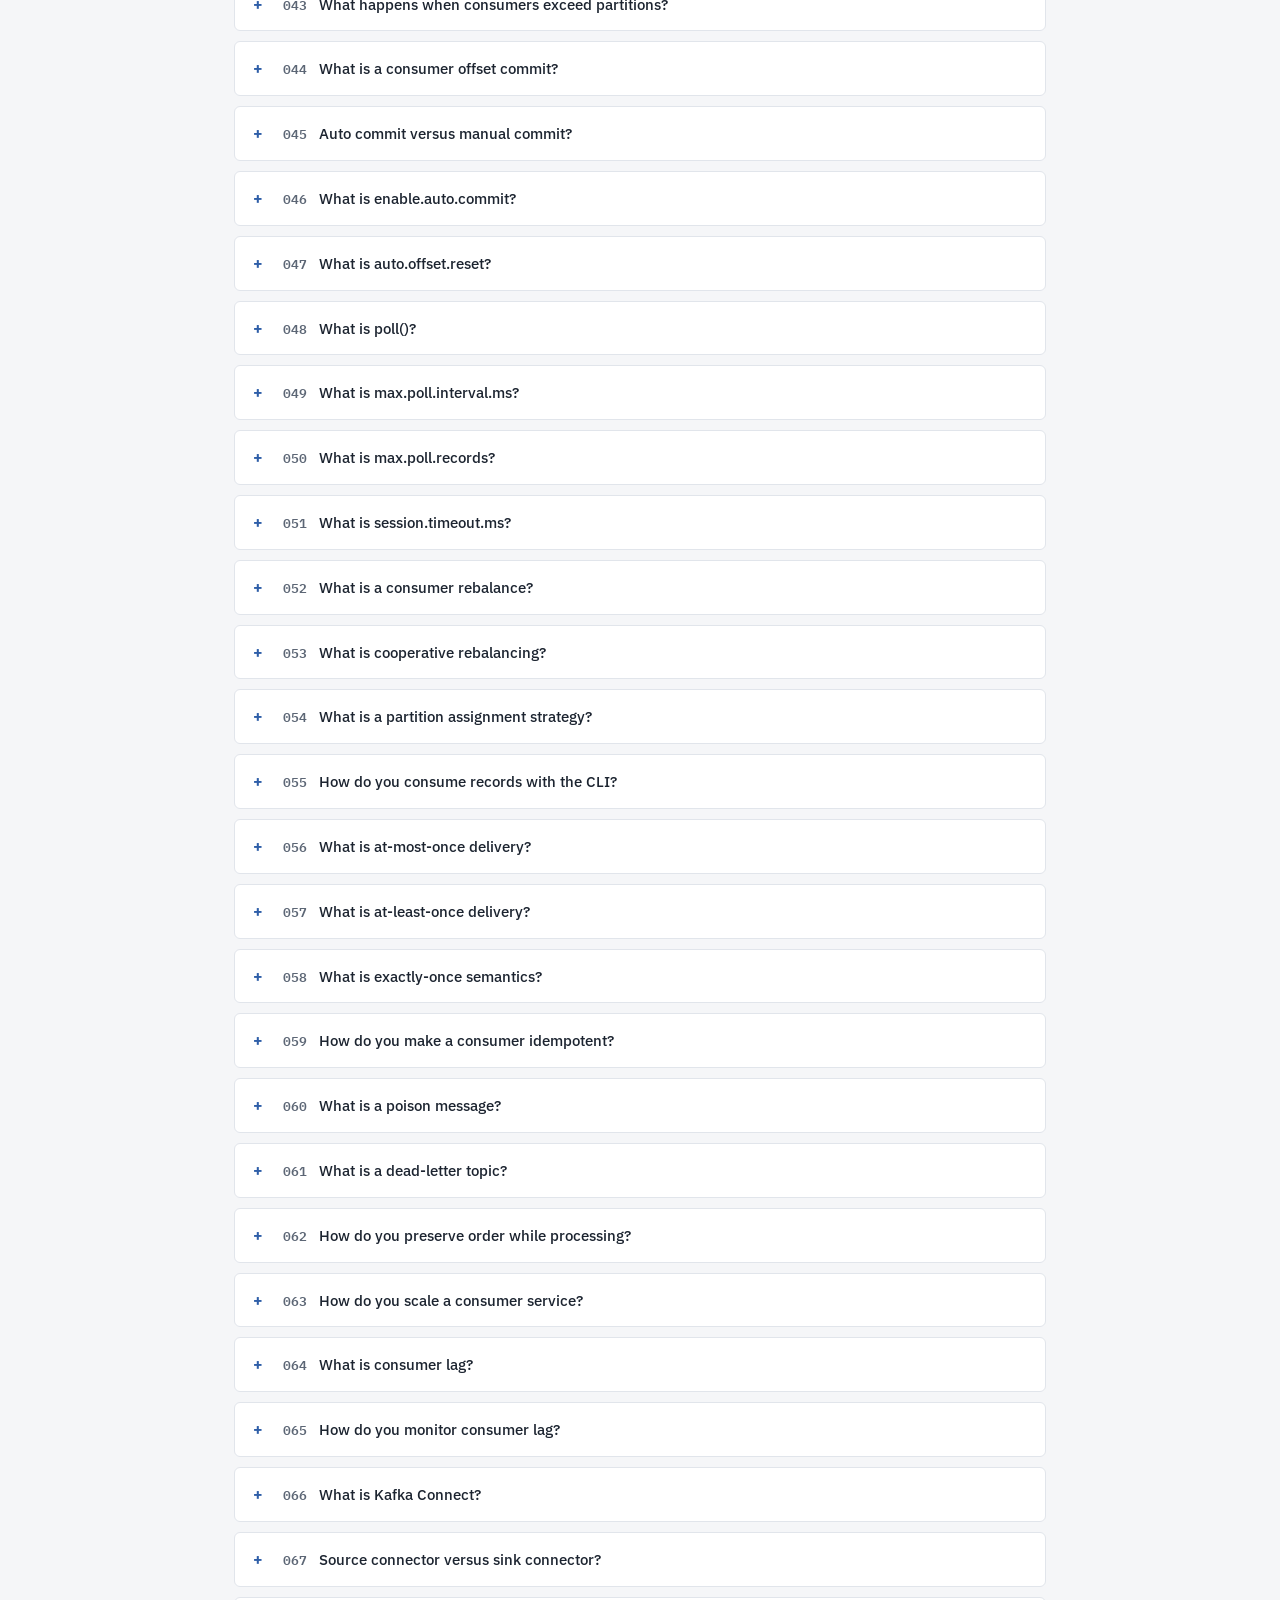
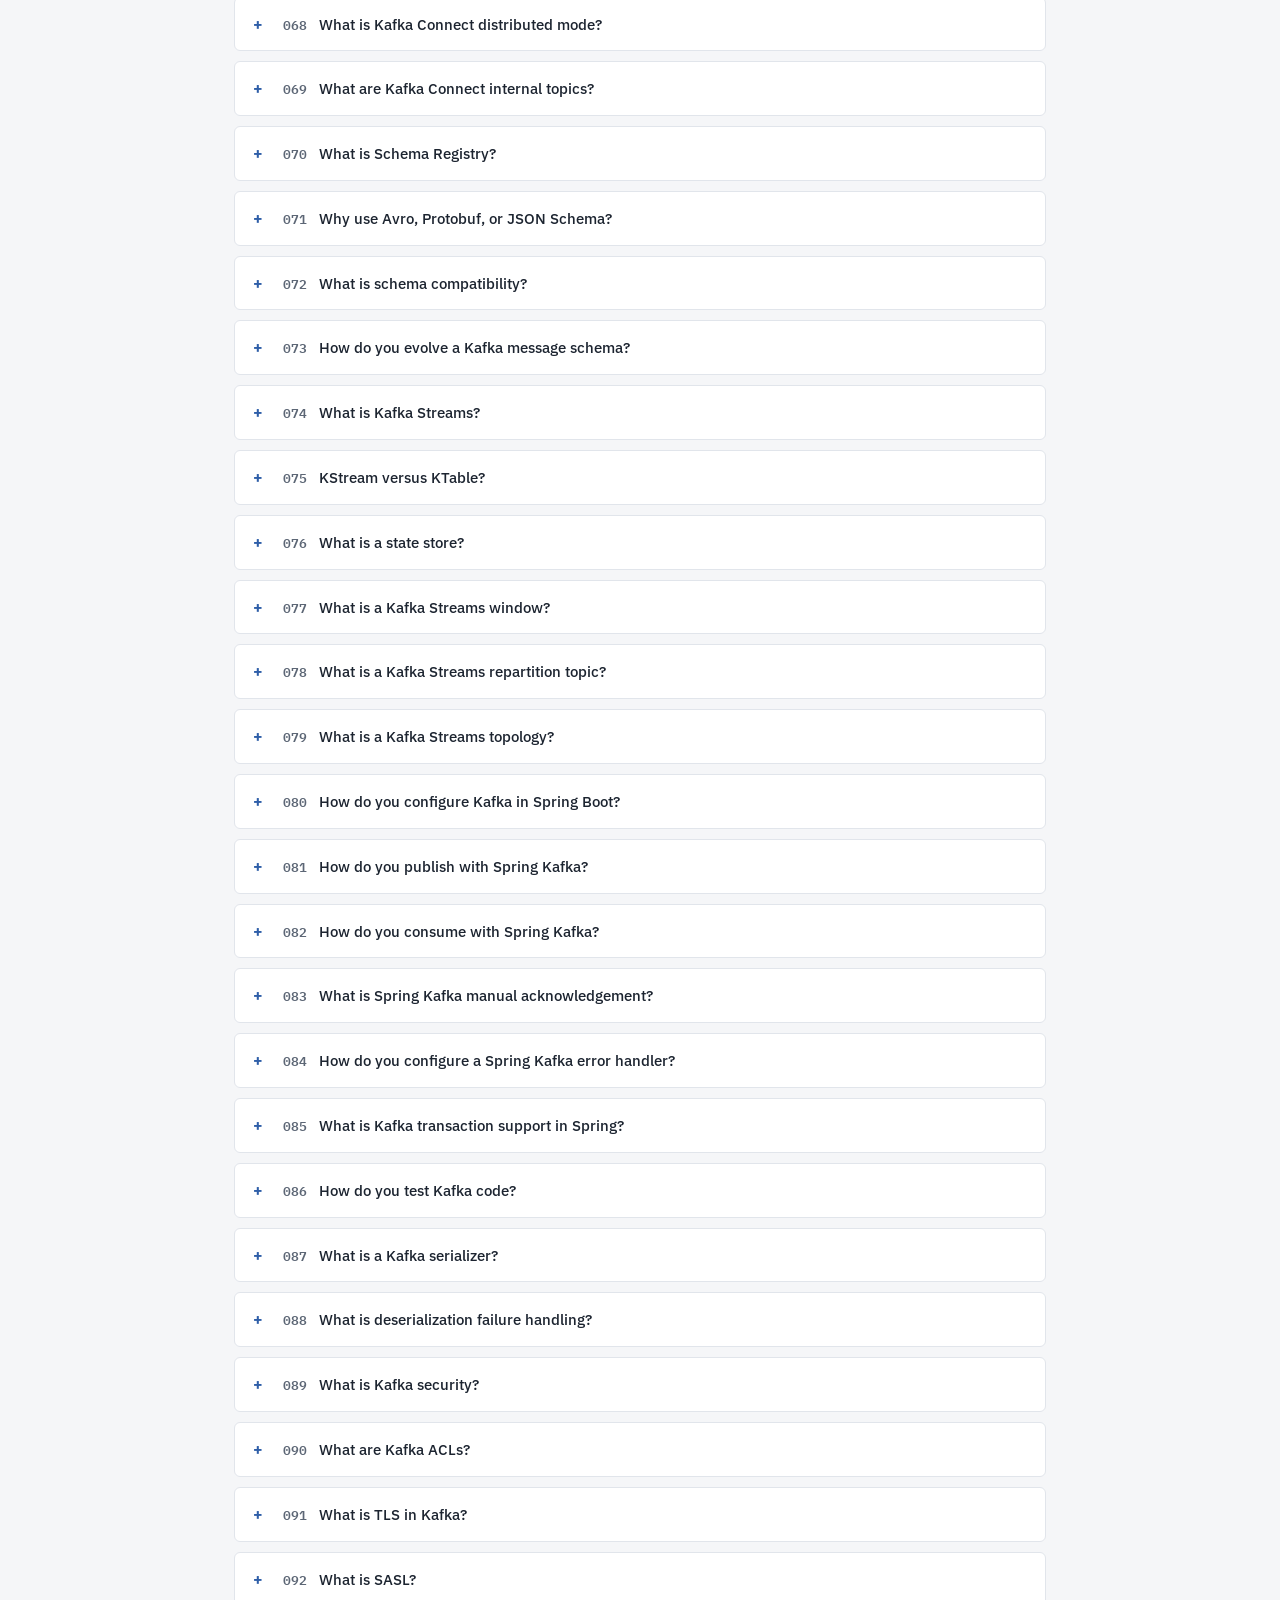
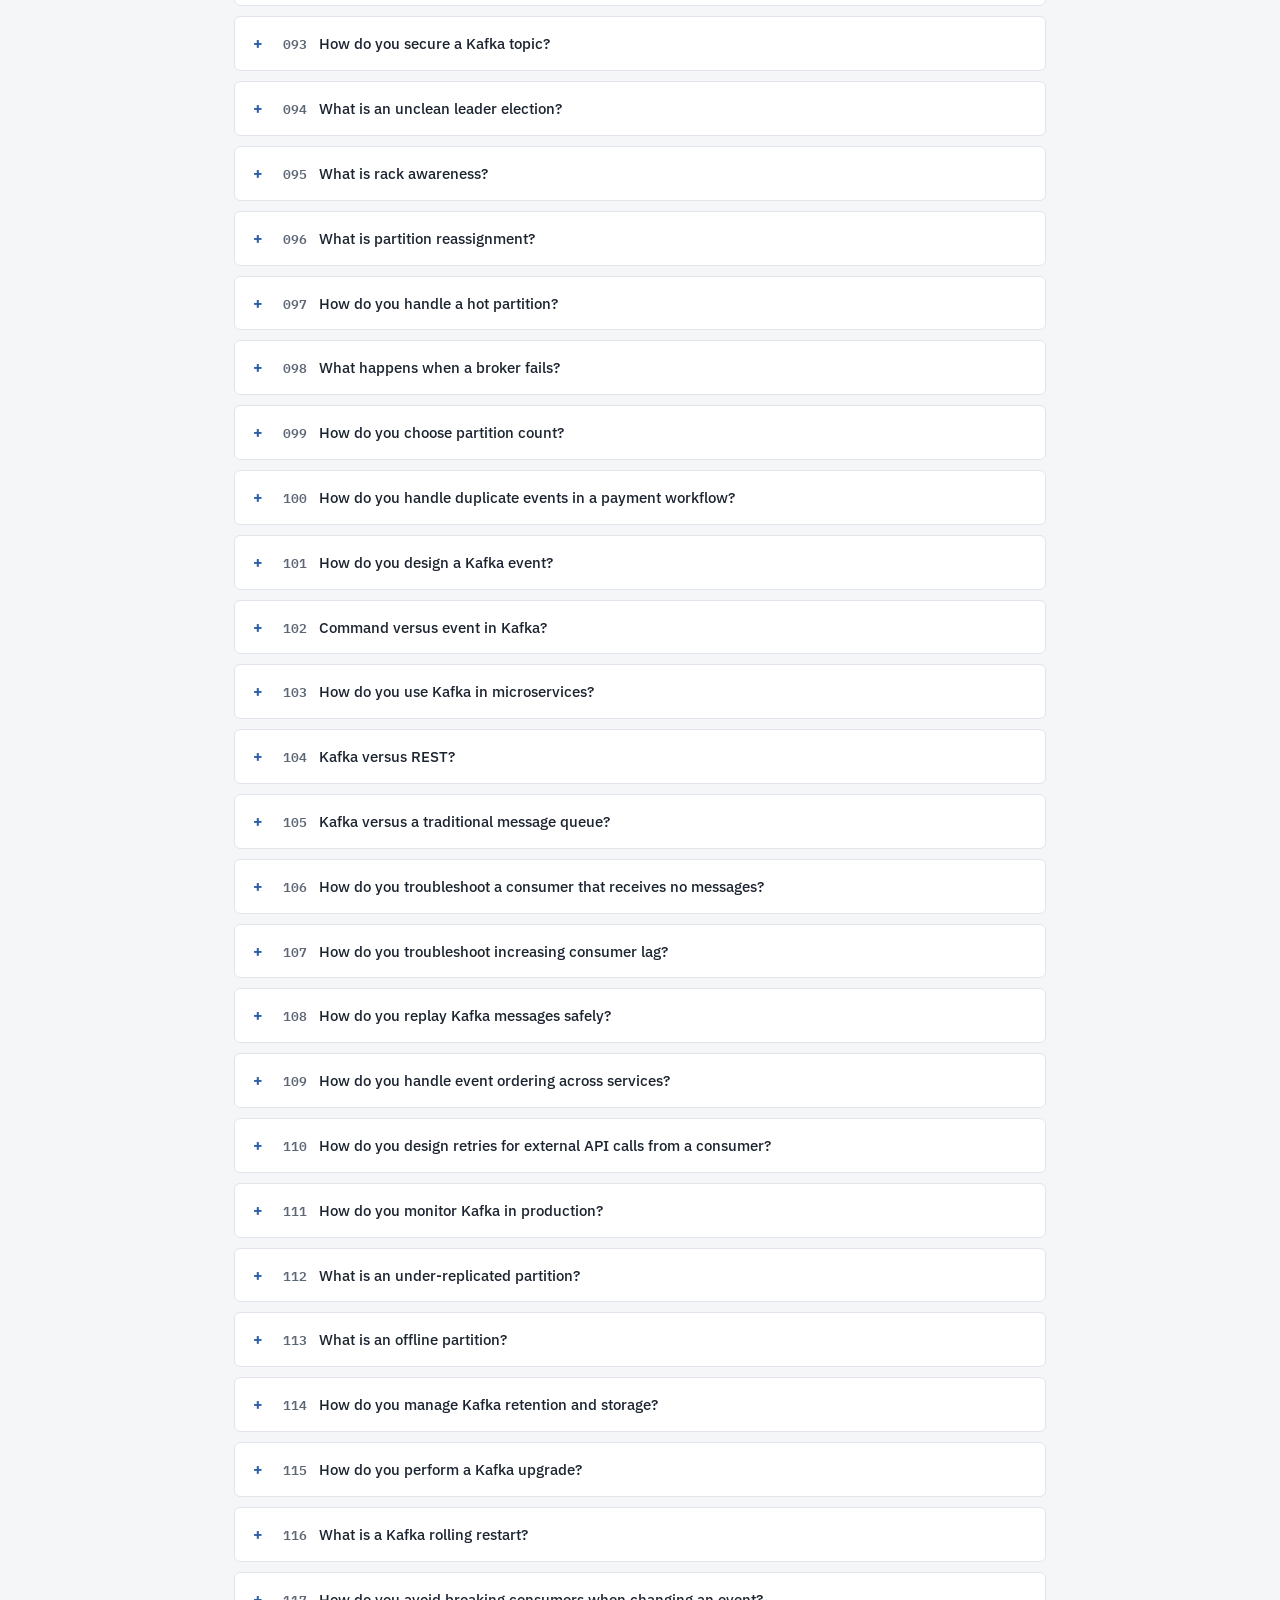
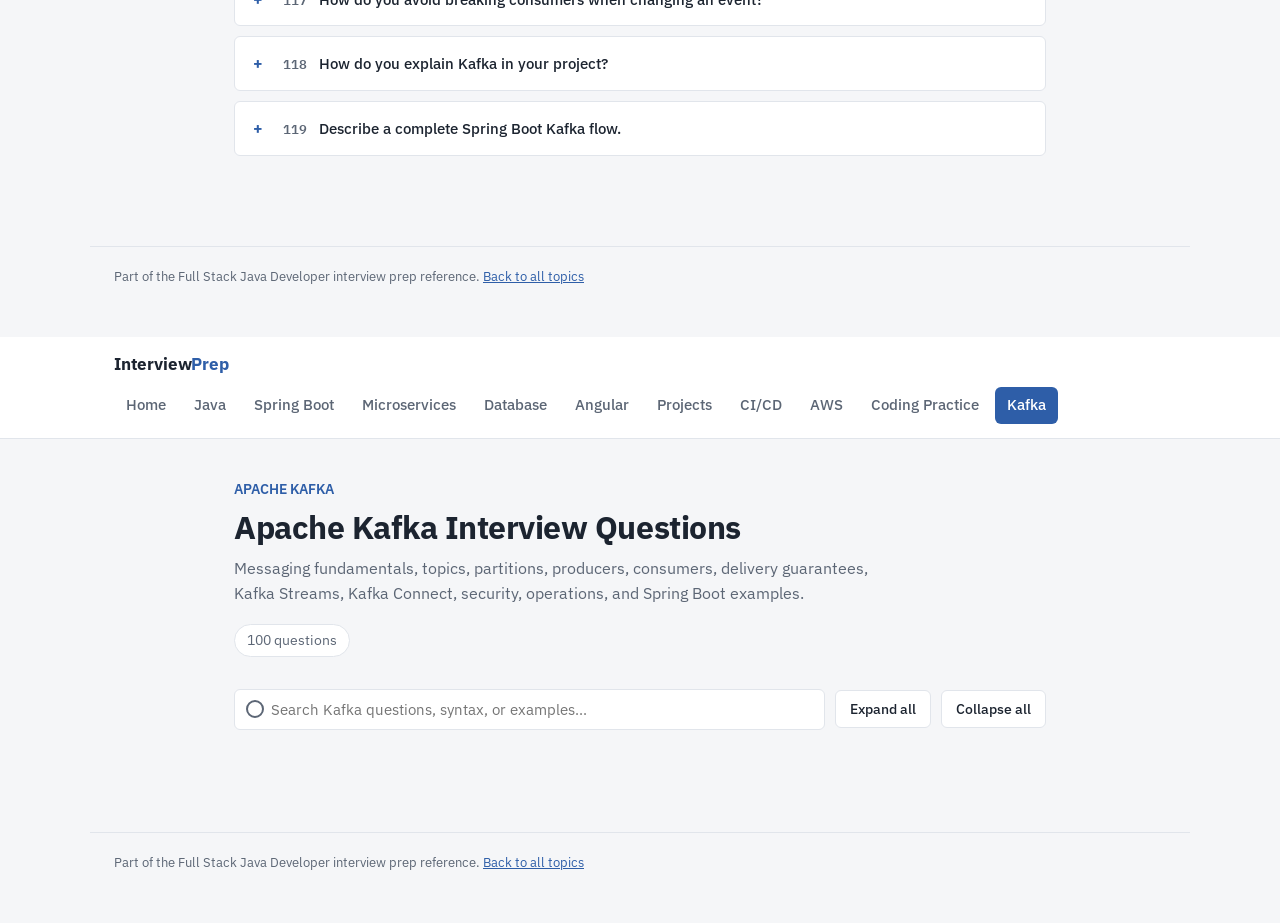
<file: kafka.html>
<!DOCTYPE html>
<html lang="en">
<head>
<meta charset="UTF-8">
<meta name="viewport" content="width=device-width, initial-scale=1.0">
<title>Apache Kafka Interview Questions | Interview Prep</title>
<link rel="stylesheet" href="style.css">
</head>
<body>
<nav class="topnav">
  <div class="topnav-inner">
    <a href="index.html" class="brand">Interview<span>Prep</span><span> by Rajendra Jakku</span></a>
    <div class="navlinks">
      <a href="index.html">Home</a>
      <a href="cv.html">My CV</a>
      <a href="java.html">Java</a>
      <a href="springboot.html">Spring Boot</a>
      <a href="microservices.html">Microservices</a>
      <a href="database.html">Database</a>
      <a href="angular.html">Angular</a>
      <a href="projects.html">Project Questions</a>
      <a href="cicd.html">CI/CD</a>
      <a href="aws.html">AWS</a>
      <a href="coding.html">Coding Practice</a>
      <a href="kafka.html" class="active">Kafka</a>
    </div>
  </div>
</nav>
<div class="pagehead">
  <p class="eyebrow">APACHE KAFKA</p>
  <h1>Apache Kafka Interview Questions</h1>
  <p>Kafka fundamentals, topics, partitions, producers, consumers, delivery guarantees, Kafka Streams, Spring Boot integration, operations, security, and real project examples.</p>
  <span class="count" id="qcount">100 questions</span>
</div>
<div class="controls"><div class="search-wrap"><input type="text" id="searchInput" placeholder="Search Kafka questions, syntax, or examples..."></div><button class="btn" id="expandAll">Expand all</button><button class="btn" id="collapseAll">Collapse all</button></div>
<div class="qlist"><div id="questionContainer"></div></div>
<footer>Part of the Full Stack Java Developer interview prep reference. <a href="index.html">Back to all topics</a></footer>
<script src="app.js"></script>
<script>
const kafkaQuestions = [
{q:'What is Apache Kafka?',a:'Kafka is a distributed event streaming platform used to publish, store, process, and consume streams of records. It is designed for high throughput, horizontal scaling, fault tolerance, and replayable event history.',ex:'Producer -> Kafka topic -> consumer group -> business service.'},
{q:'What is a Kafka event or record?',a:'A record is a message containing an optional key, value, timestamp, headers, and metadata such as topic, partition, and offset. The key can influence partition selection.',ex:'key=farmer-123, value={"status":"VERIFIED"}, header=eventType:FarmerVerified.'},
{q:'What is a Kafka broker?',a:'A broker is a Kafka server that stores partitions and serves produce and fetch requests. A cluster contains multiple brokers for capacity and fault tolerance.',ex:'Broker 1 stores orders-0 while Broker 2 stores orders-1.'},
{q:'What is a Kafka cluster?',a:'A cluster is a group of brokers working together to store topics and serve clients. Partition replicas are distributed across brokers so one broker is not a single point of failure.',ex:'Three brokers can host three partitions with replication factor three.'},
{q:'What is a Kafka topic?',a:'A topic is a named logical stream to which producers write records and consumers subscribe. Topics are split into partitions for parallelism and scale.',ex:'farmer-events and payment-events are separate topics.'},
{q:'What is a partition?',a:'A partition is an ordered append-only log inside a topic. Ordering is guaranteed within one partition, not across all partitions of a topic.',ex:'orders-0: offset 0, offset 1, offset 2.'},
{q:'What is an offset?',a:'An offset is the sequential position of a record within a partition. Consumers use offsets to track progress and can replay records by resetting them.',ex:'Consumer processed offset 42 and commits that position for the partition.'},
{q:'Why does Kafka use partitions?',a:'Partitions allow a topic to scale across brokers and allow multiple consumers in a group to process records in parallel. More partitions increase parallelism but also operational overhead.',ex:'A topic with six partitions can have up to six active consumers in one group.'},
{q:'What is replication factor?',a:'Replication factor is the number of copies of each partition stored across brokers. A higher factor improves availability but uses more storage and network bandwidth.',ex:'replication.factor=3 means one leader and two replicas.'},
{q:'What is a partition leader?',a:'The leader replica handles reads and writes for a partition. Followers replicate the leader and can become leader after a failure if they are eligible.',ex:'Producer sends to the current leader for orders-0.'},
{q:'What is an ISR?',a:'The in-sync replica set contains replicas that are sufficiently caught up with the leader. Kafka prefers an ISR member for safe leadership changes.',ex:'If a follower falls behind, it leaves the ISR until it catches up.'},
{q:'What is the controller in Kafka?',a:'The controller manages cluster metadata tasks such as partition leadership and replica state changes. Modern Kafka uses the KRaft controller quorum instead of requiring ZooKeeper.',ex:'The controller assigns a new leader after a broker failure.'},
{q:'What is KRaft?',a:'KRaft is Kafka’s metadata quorum architecture that removes the ZooKeeper dependency. Kafka brokers can run as combined broker/controller nodes or in separate roles.',ex:'process.roles=broker,controller'},
{q:'What was ZooKeeper used for?',a:'Older Kafka deployments used ZooKeeper for cluster metadata, controller election, broker registration, and configuration. New deployments generally use KRaft where supported.',ex:'Legacy cluster: Kafka brokers + ZooKeeper ensemble.'},
{q:'How do you create a topic?',a:'Use the Kafka admin CLI or AdminClient. Explicitly set partitions and replication factor rather than relying on unsuitable defaults.',ex:'kafka-topics.sh --create --topic orders --partitions 6 --replication-factor 3 --bootstrap-server broker:9092',code:true},
{q:'How do you list Kafka topics?',a:'Use the topic CLI with a bootstrap server. In production, access should be authenticated and the command should target the correct cluster.',ex:'kafka-topics.sh --list --bootstrap-server broker:9092',code:true},
{q:'How do you describe a topic?',a:'The describe command shows partition leaders, replicas, ISR members, and partition counts, which is useful for diagnosing imbalance or replication problems.',ex:'kafka-topics.sh --describe --topic orders --bootstrap-server broker:9092',code:true},
{q:'How do you delete a topic?',a:'Topic deletion must be enabled and should be performed carefully because it removes the event history. Retention policies are often safer for normal cleanup.',ex:'kafka-topics.sh --delete --topic test-events --bootstrap-server broker:9092',code:true},
{q:'What is the retention period?',a:'Retention controls how long or how much data Kafka keeps, independent of whether a consumer has read it. Records expire by time, size, or both.',ex:'retention.ms=604800000 keeps records for seven days.'},
{q:'What is log compaction?',a:'Compaction keeps the latest record for each key, allowing a topic to represent current state while retaining recent tombstones for deletes.',ex:'customer-status key=123 is compacted to its latest status.'},
{q:'Retention versus compaction?',a:'Time or size retention removes old records based on age or volume. Compaction preserves the latest value per key and is useful for state topics.',ex:'Audit events use time retention; customer profile state can use compaction.'},
{q:'What is a tombstone record?',a:'A tombstone is a record with a key and null value in a compacted topic. It marks the key for deletion after the delete retention period.',ex:'key=farmer-123, value=null removes the compacted farmer state.'},
{q:'What is the bootstrap server?',a:'bootstrap.servers is a list of initial broker addresses used by a client to discover the cluster. It is not required to list every broker.',ex:'bootstrap.servers=broker-1:9092,broker-2:9092'},
{q:'What is a Kafka producer?',a:'A producer publishes records to topics. It chooses a partition, batches records, may compress them, and receives acknowledgements according to its configuration.',ex:'Order Service publishes OrderCreated to orders-events.'},
{q:'How does a producer choose a partition?',a:'With a key, the producer hashes the key so records with the same key normally go to the same partition. Without a key, the producer distributes records according to its partitioning strategy.',ex:'key=order-42 keeps all order events ordered in one partition.'},
{q:'Why are message keys important?',a:'Keys provide record identity and commonly determine partition placement. They preserve ordering for one entity and support compaction, but a poor key can create a hot partition.',ex:'Use farmerId for farmer events when per-farmer ordering matters.'},
{q:'What is a custom partitioner?',a:'A custom partitioner implements business-specific partition selection. It should distribute load fairly and preserve any ordering requirement.',ex:'Route records by region only when regional ordering is required and traffic is balanced.'},
{q:'What is producer batching?',a:'The producer holds records briefly and sends them together, reducing network overhead and improving throughput. Larger batches can increase latency.',ex:'batch.size=65536 and linger.ms=10'},
{q:'What is linger.ms?',a:'linger.ms is the time a producer waits for more records before sending a batch. It trades a small amount of latency for fuller batches.',ex:'linger.ms=5 allows nearby records to share a request.'},
{q:'What is compression in Kafka?',a:'Compression reduces network and storage usage. Common codecs include gzip, snappy, lz4, and zstd; the best choice depends on CPU and compression ratio.',ex:'compression.type=zstd'},
{q:'What does acks=0 mean?',a:'The producer does not wait for a broker acknowledgement. It has the lowest latency but can lose records without the producer knowing.',ex:'Use only when occasional loss is acceptable.'},
{q:'What does acks=1 mean?',a:'The producer waits for the leader to acknowledge the write. A failure before followers replicate may still lose the record.',ex:'acks=1 favors lower latency over maximum durability.'},
{q:'What does acks=all mean?',a:'The leader waits for all required in-sync replicas to acknowledge the record. With min.insync.replicas configured, it provides stronger durability.',ex:'acks=all and min.insync.replicas=2 for important payment events.'},
{q:'What is min.insync.replicas?',a:'It defines the minimum number of in-sync replicas required for a write when a producer uses acks=all. If fewer are available, Kafka rejects the write.',ex:'replication.factor=3, min.insync.replicas=2.'},
{q:'What is producer idempotence?',a:'Idempotent production prevents retries from creating duplicate records caused by producer request failures. It uses producer identity and sequence numbers.',ex:'enable.idempotence=true'},
{q:'What is a producer retry?',a:'A retry resends a failed request that may have failed temporarily. Retries should be bounded and paired with idempotence when duplicates are unacceptable.',ex:'retries=10, delivery.timeout.ms=120000'},
{q:'What is delivery.timeout.ms?',a:'It places an upper bound on the time for a record to be successfully delivered, including retries. It should be greater than request and backoff settings.',ex:'delivery.timeout.ms=120000'},
{q:'How do you publish a record with the CLI?',a:'Use the console producer and provide a topic. The default input is one record per line; key parsing can be enabled with properties.',ex:'kafka-console-producer.sh --bootstrap-server broker:9092 --topic orders',code:true},
{q:'How do you publish keyed records with the CLI?',a:'Configure a key separator and send key-value lines. This is useful for testing partition routing and compaction behavior.',ex:'kafka-console-producer.sh --topic orders --property parse.key=true --property key.separator=:',code:true},
{q:'What is a Kafka consumer?',a:'A consumer reads records from partitions, processes them, and tracks progress through committed offsets. It can replay records by starting from an earlier offset.',ex:'Notification Service consumes PaymentApproved events.'},
{q:'What is a consumer group?',a:'A consumer group is a set of consumers cooperating to process a topic. Each partition is assigned to at most one consumer in a group at a time.',ex:'Three consumers in group notification-service process six partitions.'},
{q:'Can two consumer groups read the same topic?',a:'Yes. Each group maintains its own offsets, so multiple independent applications can consume the same event stream at their own pace.',ex:'analytics-group and notification-group both consume order-events.'},
{q:'What happens when consumers exceed partitions?',a:'Extra consumers in the same group remain idle because one partition cannot be actively assigned to multiple consumers in that group.',ex:'Six partitions and eight consumers means at most six active consumers.'},
{q:'What is a consumer offset commit?',a:'A commit records the consumer’s progress so it can resume after restart. The correct commit timing determines whether processing is at-least-once or risks loss.',ex:'Commit after the database transaction succeeds for safer processing.'},
{q:'Auto commit versus manual commit?',a:'Auto commit periodically commits offsets based on polling, which is simple but can commit before business processing finishes. Manual commit gives the application control over processing boundaries.',ex:'enable.auto.commit=false'},
{q:'What is enable.auto.commit?',a:'When true, the consumer automatically commits offsets periodically. When false, the application commits after successful processing.',ex:'enable.auto.commit=false for database-backed event processing.'},
{q:'What is auto.offset.reset?',a:'It decides where a consumer starts when no committed offset exists or the old offset is unavailable: earliest, latest, or sometimes none.',ex:'auto.offset.reset=earliest reads retained history for a new group.'},
{q:'What is poll()?',a:'poll() fetches records and keeps the consumer participating in the group. The consumer must poll often enough to avoid exceeding max.poll.interval.ms.',ex:'ConsumerRecords<String, Order> records = consumer.poll(Duration.ofMillis(100));',code:true},
{q:'What is max.poll.interval.ms?',a:'It is the maximum delay between poll calls before Kafka considers the consumer stuck and triggers a rebalance. Long processing should be redesigned or the value adjusted carefully.',ex:'A slow batch processor exceeding max.poll.interval.ms leaves the group.'},
{q:'What is max.poll.records?',a:'It limits the number of records returned by one poll. Lower values can reduce processing time per poll; higher values may improve throughput.',ex:'max.poll.records=100'},
{q:'What is session.timeout.ms?',a:'It controls how long the group coordinator waits for heartbeats before considering a consumer failed. It must be compatible with heartbeat settings.',ex:'A stopped consumer is removed after its session timeout.'},
{q:'What is a consumer rebalance?',a:'A rebalance redistributes partitions when group members join, leave, fail, or topic partitions change. Rebalances pause or interrupt processing and should be minimized.',ex:'Starting a fourth consumer causes assignments to be redistributed.'},
{q:'What is cooperative rebalancing?',a:'Cooperative rebalancing allows incremental partition movement, reducing stop-the-world behavior compared with eager reassignment.',ex:'partition.assignment.strategy includes CooperativeStickyAssignor.'},
{q:'What is a partition assignment strategy?',a:'It determines how partitions are distributed among consumers, such as range, round-robin, sticky, or cooperative sticky strategies.',ex:'Sticky assignment tries to preserve existing assignments while balancing.'},
{q:'How do you consume records with the CLI?',a:'Use the console consumer with a group and optionally start from the beginning. The group determines committed progress.',ex:'kafka-console-consumer.sh --bootstrap-server broker:9092 --topic orders --group debug --from-beginning',code:true},
{q:'What is at-most-once delivery?',a:'The consumer commits before processing. A crash after the commit can lose the record, but a record is not normally processed twice.',ex:'Commit first, then call an unreliable external API.'},
{q:'What is at-least-once delivery?',a:'The consumer processes before committing. A crash between processing and commit can cause a duplicate, so handlers must be idempotent.',ex:'Save OrderCreated, crash, restart, read it again, and safely recognize the duplicate.'},
{q:'What is exactly-once semantics?',a:'Exactly-once processing means Kafka can atomically combine reading and writing Kafka records within a transaction. External side effects still require their own idempotency or coordination.',ex:'Consume input, transform, and produce output in one Kafka transaction.'},
{q:'How do you make a consumer idempotent?',a:'Use a unique event ID or business key with a database uniqueness constraint, record processed events, or make the update naturally repeatable.',ex:'INSERT event_id into processed_events; ignore duplicate-key errors.'},
{q:'What is a poison message?',a:'A poison message consistently fails processing because of invalid data or a code problem. Retrying forever blocks progress, so it should be isolated after bounded attempts.',ex:'After three failures, publish the record to orders.DLT with error headers.'},
{q:'What is a dead-letter topic?',a:'A dead-letter topic stores records that could not be processed after retries. Operations can inspect, fix, and replay them with care.',ex:'orders.DLT keeps the original payload, exception, topic, partition, and offset.'},
{q:'How do you preserve order while processing?',a:'Publish related records with the same key so they share a partition, and process each partition sequentially. Parallel processing inside one partition can break ordering.',ex:'All events for order-42 use key order-42.'},
{q:'How do you scale a consumer service?',a:'Increase partitions when needed and add consumers to the same group up to the partition count. Then measure processing time, lag, and downstream capacity.',ex:'Increase from three to six partitions before adding six consumers.'},
{q:'What is consumer lag?',a:'Lag is the difference between the latest available offset and the consumer group’s committed or processed offset. It indicates backlog, not necessarily lost data.',ex:'Lag increases when payment processing is slower than event production.'},
{q:'How do you monitor consumer lag?',a:'Use broker or client metrics and alert on lag growth, lag age, and processing errors. A fixed lag threshold should be interpreted with traffic and business urgency.',ex:'Alert when notification lag exceeds 10,000 records for five minutes.'},
{q:'What is Kafka Connect?',a:'Kafka Connect is a framework for moving data between Kafka and external systems through source and sink connectors, without writing every integration from scratch.',ex:'JDBC source -> Kafka; Kafka -> S3 sink.'},
{q:'Source connector versus sink connector?',a:'A source connector imports records from an external system into Kafka. A sink connector exports Kafka records to an external system.',ex:'Database source captures changes; Elasticsearch sink indexes events.'},
{q:'What is Kafka Connect distributed mode?',a:'Distributed workers share connector tasks, configuration, offset, and status topics. It provides scalability and fault tolerance for connectors.',ex:'Three Connect workers distribute JDBC sink tasks.'},
{q:'What are Kafka Connect internal topics?',a:'Connect uses configuration, offset, and status topics to coordinate connectors and tasks in distributed mode. They require suitable replication and retention.',ex:'config.storage.topic, offset.storage.topic, status.storage.topic.'},
{q:'What is Schema Registry?',a:'Schema Registry stores and validates schemas for serialized events, supports compatibility rules, and helps producers and consumers evolve contracts safely.',ex:'An Avro OrderCreated schema is registered before publishing.'},
{q:'Why use Avro, Protobuf, or JSON Schema?',a:'Schema-based formats provide compact serialization and explicit contracts. They make evolution and compatibility validation stronger than unstructured JSON alone.',ex:'Protobuf adds an optional field without breaking older consumers.'},
{q:'What is schema compatibility?',a:'Compatibility describes whether a new schema can work with old data or consumers. Common modes include backward, forward, full, and none.',ex:'Backward compatibility lets a new consumer read records written with the previous schema.'},
{q:'How do you evolve a Kafka message schema?',a:'Add optional fields with defaults, avoid changing field meaning, keep old consumers in mind, and enforce compatibility in Schema Registry. Breaking changes may require a new topic or version.',ex:'Add cropCode as optional before making it required in a future version.'},
{q:'What is Kafka Streams?',a:'Kafka Streams is a Java library for building applications that process Kafka topics with transformations, joins, windows, state stores, and exactly-once options.',ex:'Order events -> group by farmer -> count orders per minute.'},
{q:'KStream versus KTable?',a:'A KStream represents a continuous stream of events. A KTable represents the latest value for each key and can be updated by later records.',ex:'Payments is a KStream; current farmer status is a KTable.'},
{q:'What is a state store?',a:'A state store holds local processing state for Kafka Streams operations such as aggregation and joins. It can be backed up by changelog topics.',ex:'A windowed count is stored locally and restored after restart.'},
{q:'What is a Kafka Streams window?',a:'A window groups records by time so calculations can be made over tumbling, hopping, sliding, or session intervals.',ex:'Count procurement events in five-minute tumbling windows.'},
{q:'What is a Kafka Streams repartition topic?',a:'When an operation needs a different key, Kafka Streams writes records to an internal repartition topic so they can be redistributed by the new key.',ex:'Rekey events by farmerId before grouping and counting.'},
{q:'What is a Kafka Streams topology?',a:'A topology is the graph of source topics, transformations, processors, state stores, and sink topics that defines a Streams application.',ex:'source -> filter -> map -> groupByKey -> aggregate -> sink.'},
{q:'How do you configure Kafka in Spring Boot?',a:'Set bootstrap servers and producer or consumer properties in application configuration, then define KafkaTemplate and listener settings as needed.',ex:'spring.kafka.bootstrap-servers=localhost:9092\nspring.kafka.consumer.group-id=orders-service',code:true},
{q:'How do you publish with Spring Kafka?',a:'Inject KafkaTemplate and call send with a topic, key, and value. Handle the returned future or producer listener so failures are observable.',ex:'kafkaTemplate.send("orders", order.getId(), orderCreated);',code:true},
{q:'How do you consume with Spring Kafka?',a:'Use @KafkaListener with a topic and group ID. Configure a container factory for deserialization, acknowledgement, concurrency, retries, and error handling.',ex:'@KafkaListener(topics="orders", groupId="notification-service")\npublic void consume(OrderCreated event) { ... }',code:true},
{q:'What is Spring Kafka manual acknowledgement?',a:'With manual acknowledgement, the listener acknowledges after successful business processing. The container then commits according to its acknowledgement mode.',ex:'public void listen(Event event, Acknowledgment ack) { service.process(event); ack.acknowledge(); }',code:true},
{q:'How do you configure a Spring Kafka error handler?',a:'Use DefaultErrorHandler with a backoff and a DeadLetterPublishingRecoverer to retry transient errors and publish failed records to a dead-letter topic.',ex:'new DefaultErrorHandler(recoverer, new FixedBackOff(1000L, 3L));',code:true},
{q:'What is Kafka transaction support in Spring?',a:'Configure a Kafka transaction manager and transactional producer so a listener can consume and publish atomically within Kafka. External database work still needs a coordinated design.',ex:'spring.kafka.producer.transaction-id-prefix=orders-tx-',code:true},
{q:'How do you test Kafka code?',a:'Use unit tests for serializers and business handlers, integration tests with a real Kafka-compatible broker or Testcontainers, and contract tests for event schemas.',ex:'Start Kafka in Testcontainers, publish OrderCreated, await the consumer result, and assert the side effect.'},
{q:'What is a Kafka serializer?',a:'A serializer converts a Java key or value into bytes for the producer. The consumer uses the matching deserializer to reconstruct the object.',ex:'StringSerializer for keys and JsonSerializer<OrderCreated> for values.'},
{q:'What is deserialization failure handling?',a:'Invalid bytes can fail before the listener receives a record. Configure an error-handling deserializer or recovery path that preserves the original record and avoids an infinite retry loop.',ex:'ErrorHandlingDeserializer routes malformed JSON to the DLT.'},
{q:'What is Kafka security?',a:'Kafka security includes TLS encryption, SASL authentication, authorization with ACLs, secure listener configuration, and protection of credentials and schema access.',ex:'SASL_SSL authenticates clients and encrypts broker traffic.'},
{q:'What are Kafka ACLs?',a:'Access control lists authorize principals for operations on topics, consumer groups, clusters, and transactional IDs.',ex:'notification-service can READ payment-events and READ its own group only.'},
{q:'What is TLS in Kafka?',a:'TLS encrypts client-broker and broker-broker communication and can optionally authenticate clients with certificates.',ex:'security.protocol=SSL'},
{q:'What is SASL?',a:'SASL provides authentication mechanisms such as SCRAM, GSSAPI, or OAuthBearer. It is often combined with TLS for encrypted authenticated connections.',ex:'security.protocol=SASL_SSL\nsasl.mechanism=SCRAM-SHA-512',code:true},
{q:'How do you secure a Kafka topic?',a:'Use TLS or SASL_SSL, grant the service account only required topic and group permissions, protect Schema Registry, rotate credentials, and audit administrative actions.',ex:'A producer receives WRITE on farmer-events; a consumer receives READ on the same topic.'},
{q:'What is an unclean leader election?',a:'It allows an out-of-sync replica to become leader when no ISR replica is available. It can restore availability but may lose acknowledged records, so it is usually disabled for critical data.',ex:'unclean.leader.election.enable=false'},
{q:'What is rack awareness?',a:'Rack awareness distributes replicas across failure domains such as zones or racks so one infrastructure failure does not remove every copy.',ex:'Replica placement spans three Availability Zones.'},
{q:'What is partition reassignment?',a:'Partition reassignment moves replicas between brokers to balance storage or respond to capacity changes. It should be throttled and monitored to avoid saturating the cluster.',ex:'Move partitions from a full broker to two new brokers.'},
{q:'How do you handle a hot partition?',a:'Check key distribution and traffic patterns. Improve the key, increase partitions if compatible, or redesign the event model so one key does not receive disproportionate traffic.',ex:'Using region as the only key may overload one high-volume region.'},
{q:'What happens when a broker fails?',a:'Leaders on that broker are reassigned to eligible ISR replicas. Producers and consumers refresh metadata and continue if enough replicas and capacity remain.',ex:'A three-replica partition continues through another broker after leader failure.'},
{q:'How do you choose partition count?',a:'Estimate peak throughput, consumer parallelism, retention, broker capacity, and future growth. Partitions can often be increased but not reduced, so avoid arbitrary over-partitioning.',ex:'Six partitions support six parallel consumers for the current procurement workload.'},
{q:'How do you handle duplicate events in a payment workflow?',a:'Use a stable event ID or payment reference and enforce idempotency in the payment service. Store the processed result before acknowledging the Kafka record.',ex:'A duplicate PaymentRequested with reference P-1001 returns the original result.'},
{q:'How do you design a Kafka event?',a:'Use a clear event name, stable event ID, aggregate or business key, event version, occurredAt timestamp, producer, and payload. Avoid leaking internal database entities.',ex:'{eventId, eventType, version, orderId, occurredAt, data}'},
{q:'Command versus event in Kafka?',a:'A command asks a specific service to perform work and usually has one intended owner. An event states that something already happened and can have multiple independent consumers.',ex:'CreatePayment is a command; PaymentCreated is an event.'},
{q:'How do you use Kafka in microservices?',a:'Services publish domain events when state changes and consume events they own. Kafka decouples services, buffers temporary outages, supports replay, and avoids synchronous chains for non-critical work.',ex:'Order Service publishes OrderCreated; Notification and Reporting consume independently.'},
{q:'Kafka versus REST?',a:'REST is request-response and useful when the caller needs an immediate result. Kafka is asynchronous event streaming and useful for decoupling, buffering, fan-out, and replay.',ex:'REST validates a farmer immediately; Kafka notifies reporting after registration.'},
{q:'Kafka versus a traditional message queue?',a:'Kafka stores an ordered, replayable log with consumer-controlled offsets and partitions. Traditional queues often remove messages after acknowledgement and focus on work distribution.',ex:'Replay retained OrderCreated events to rebuild a projection.'},
{q:'How do you troubleshoot a consumer that receives no messages?',a:'Check bootstrap connectivity, topic and group names, ACLs, assigned partitions, committed offsets, auto.offset.reset, deserialization errors, and whether another consumer has the expected group.',ex:'A typo in group.id creates a new group that starts at latest and appears empty.'},
{q:'How do you troubleshoot increasing consumer lag?',a:'Check processing latency, consumer errors, rebalance frequency, downstream dependencies, partition skew, poll settings, and consumer capacity. Scale consumers only when partitions and dependencies support it.',ex:'A slow external API causes lag; move that call behind a retryable worker.'},
{q:'How do you replay Kafka messages safely?',a:'Use a new consumer group or reset offsets in a controlled environment, make handlers idempotent, and understand side effects before replaying production data.',ex:'replay-orders-group rebuilds a reporting table without sending customer notifications.'},
{q:'How do you handle event ordering across services?',a:'Guarantee ordering only within a partition and key related events consistently. If a workflow needs global ordering, reconsider the design because it limits parallelism.',ex:'All events for one farmer use the same farmerId key.'},
{q:'How do you design retries for external API calls from a consumer?',a:'Use bounded retries with backoff for transient errors, preserve the event, and send permanent failures to a DLT. Do not block a partition forever on one poison record.',ex:'Aadhaar timeout retries three times; invalid identity data goes directly to DLT.'},
{q:'How do you monitor Kafka in production?',a:'Monitor broker health, under-replicated partitions, offline partitions, request latency, disk usage, bytes in and out, consumer lag, failed records, rebalance rate, and retention growth.',ex:'Alert on under-replicated partitions and lag age, not only CPU.'},
{q:'What is an under-replicated partition?',a:'It is a partition whose replica set has fewer in-sync replicas than its configured replication factor. It indicates a risk to availability and durability.',ex:'A broker outage leaves one of three replicas out of sync.'},
{q:'What is an offline partition?',a:'An offline partition has no available leader and cannot accept reads or writes. It requires immediate investigation of broker, replica, and controller health.',ex:'Producer requests fail for orders-4 until a leader is elected.'},
{q:'How do you manage Kafka retention and storage?',a:'Set retention based on replay and compliance needs, monitor disk growth, use compaction where state semantics fit, and archive long-term data to an external store when appropriate.',ex:'Keep operational events for seven days and export audit events to S3.'},
{q:'How do you perform a Kafka upgrade?',a:'Review compatibility, back up configuration, upgrade one broker or role at a time, monitor replication and client errors, and test client protocol behavior before changing message formats.',ex:'Upgrade non-production first, then roll through production brokers.'},
{q:'What is a Kafka rolling restart?',a:'Restart brokers one at a time so the cluster remains available. Verify replication and leadership health before continuing to the next broker.',ex:'Wait for under-replicated partitions to return to zero after each restart.'},
{q:'How do you avoid breaking consumers when changing an event?',a:'Use compatible schema evolution, add optional fields, keep old fields during migration, and deploy consumers before producers when a new field is required.',ex:'Deploy consumers that tolerate cropCode=null before producers begin sending it.'},
{q:'How do you explain Kafka in your project?',a:'Explain the business event, producer, topic and key, consumer group, delivery guarantee, retry or DLT strategy, monitoring, and why asynchronous processing was chosen.',ex:'Procurement Service publishes LotCollected; Notification and Reporting consume it independently.'},
{q:'Describe a complete Spring Boot Kafka flow.',a:'The REST service validates a request and commits its business transaction, publishes a versioned event with a stable key, and a listener consumes it with manual acknowledgement. Transient errors retry, permanent errors go to a DLT, and metrics track lag and processing time.',ex:'POST /lots -> save lot -> publish LotCollected -> notification listener -> acknowledge.'}
];
renderQuestions(kafkaQuestions, 'questionContainer', 'qcount');
</script>
</body>
</html>
<!DOCTYPE html>
<html lang="en">
<head>
<meta charset="UTF-8">
<meta name="viewport" content="width=device-width, initial-scale=1.0">
<title>Apache Kafka Interview Questions | Interview Prep</title>
<link rel="stylesheet" href="style.css">
</head>
<body>
<nav class="topnav"><div class="topnav-inner">
  <a href="index.html" class="brand">Interview<span>Prep</span></a>
  <div class="navlinks">
    <a href="index.html">Home</a><a href="java.html">Java</a><a href="springboot.html">Spring Boot</a><a href="microservices.html">Microservices</a><a href="database.html">Database</a><a href="angular.html">Angular</a><a href="projects.html">Projects</a><a href="cicd.html">CI/CD</a><a href="aws.html">AWS</a><a href="coding.html">Coding Practice</a><a href="kafka.html" class="active">Kafka</a>
  </div>
</div></nav>
<div class="pagehead">
  <p class="eyebrow">APACHE KAFKA</p>
  <h1>Apache Kafka Interview Questions</h1>
  <p>Messaging fundamentals, topics, partitions, producers, consumers, delivery guarantees, Kafka Streams, Kafka Connect, security, operations, and Spring Boot examples.</p>
  <span class="count" id="qcount">100 questions</span>
</div>
<div class="controls"><div class="search-wrap"><input type="text" id="searchInput" placeholder="Search Kafka questions, syntax, or examples..."></div><button class="btn" id="expandAll">Expand all</button><button class="btn" id="collapseAll">Collapse all</button></div>
<div class="qlist"><div id="questionContainer"></div></div>
<footer>Part of the Full Stack Java Developer interview prep reference. <a href="index.html">Back to all topics</a></footer>
<script src="app.js"></script>
<script>
const kafkaQuestions = [
{q:'What is Apache Kafka?',a:'Kafka is a distributed event streaming platform used to publish, store, process, and consume streams of records. It is designed for high throughput, horizontal scaling, durable storage, and decoupling producers from consumers.',ex:'Producer -> Kafka topic -> Consumer services',code:false},
{q:'What is a Kafka event or record?',a:'A record contains a key, value, timestamp, headers, and metadata such as topic and partition. The key can influence partition selection and the value contains the business payload.',ex:'key=farmer-101, value={"status":"VERIFIED"}, topic=farmer-events',code:true},
{q:'What is a Kafka topic?',a:'A topic is a named, append-only stream of records. Producers write records to topics and consumers read them. A topic is split into partitions for scale and parallelism.',ex:'kafka-topics --create --topic farmer-events --partitions 6 --replication-factor 3',code:true},
{q:'What is a partition?',a:'A partition is an ordered, immutable log within a topic. Kafka appends records to a partition and identifies them with sequential offsets. Partitions allow a topic to be distributed across brokers.',ex:'orders topic: partition-0, partition-1, partition-2',code:false},
{q:'What is an offset?',a:'An offset is the position of a record within a partition. A consumer tracks offsets so it can resume from a known point and replay records when needed.',ex:'partition=2, offset=1842 means the record position in that partition.',code:false},
{q:'What is a Kafka broker?',a:'A broker is a Kafka server that stores partitions, accepts writes, serves reads, and participates in replication. A Kafka cluster contains multiple brokers.',ex:'Broker 1 stores orders-0; Broker 2 stores orders-1.',code:false},
{q:'What is a Kafka cluster?',a:'A cluster is a group of Kafka brokers working together. It distributes partitions, replicas, client traffic, and storage across the brokers.',ex:'A three-broker cluster can replicate a topic with factor three.',code:false},
{q:'What is a Kafka controller?',a:'The controller manages cluster metadata and administrative operations such as partition leadership and broker failure handling. Modern Kafka clusters use the KRaft controller quorum instead of requiring ZooKeeper.',ex:'KRaft controllers elect a metadata leader for the cluster.',code:false},
{q:'What is KRaft mode?',a:'KRaft is Kafka’s built-in metadata quorum architecture. It removes the ZooKeeper dependency and uses Kafka controllers to manage metadata.',ex:'Kafka runs with process.roles=broker,controller in a combined small environment.',code:true},
{q:'What was ZooKeeper used for in Kafka?',a:'Older Kafka deployments used ZooKeeper for broker registration, controller election, configuration, and cluster metadata. New deployments generally prefer KRaft.',ex:'Legacy architecture: Kafka brokers <-> ZooKeeper ensemble.',code:false},
{q:'Why are Kafka topics append-only?',a:'Append-only logs make sequential writes efficient and preserve an event history. Consumers can read from different offsets independently without removing records when one consumer finishes.',ex:'A payment event remains available for audit and reporting consumers.',code:false},
{q:'What is log retention?',a:'Retention controls how long or how much data Kafka keeps. Records can be deleted based on time or total log size, regardless of whether a consumer has read them.',ex:'retention.ms=604800000 keeps records for seven days.',code:true},
{q:'What is log compaction?',a:'Compaction retains the latest record for each key, making a topic useful as a changelog or current-state store. It does not immediately remove every older record.',ex:'key=customer-7 keeps the latest customer profile event.',code:false},
{q:'Retention versus compaction?',a:'Time or size retention removes records based on age or volume. Compaction removes older records for the same key while retaining the latest value. A topic can use both policies.',ex:'cleanup.policy=compact,delete',code:true},
{q:'What is replication factor?',a:'Replication factor is the number of copies of each partition. A factor of three allows the cluster to tolerate broker failures while maintaining availability, depending on the in-sync replicas.',ex:'--replication-factor 3 creates one leader and two replicas.',code:true},
{q:'What is a partition leader?',a:'Each partition has one leader that handles reads and writes. Followers replicate the leader’s log and can become leader after failure.',ex:'orders-0 leader=broker-2, followers=broker-1,broker-3',code:false},
{q:'What is an ISR?',a:'The in-sync replica set contains replicas sufficiently caught up with the partition leader. Only an eligible ISR member should normally become leader after a failure.',ex:'Under-replicated partition: ISR has 2 replicas but replication factor is 3.',code:false},
{q:'What is an under-replicated partition?',a:'It is a partition whose ISR count is lower than its replication factor. It indicates a replica is offline or lagging and requires investigation.',ex:'kafka-topics --describe --topic orders shows Isr: 1,2 instead of 1,2,3',code:true},
{q:'What is min.insync.replicas?',a:'It defines the minimum number of ISR replicas required for a successful write when the producer uses a strong acknowledgement such as acks=all.',ex:'replication.factor=3 and min.insync.replicas=2 keeps writes safe after one replica loss.',code:true},
{q:'What is a leader election?',a:'When a partition leader fails, Kafka selects an eligible replica as the new leader. An unclean election can choose an out-of-sync replica and may lose recent records, so it is normally disabled.',ex:'unclean.leader.election.enable=false',code:true},
{q:'What is a Kafka producer?',a:'A producer publishes records to topics. It chooses a partition, batches records, may compress them, sends them to a broker, and receives an acknowledgement or error.',ex:'producer.send(new ProducerRecord<>("orders", "order-7", payload));',code:true},
{q:'How does a producer choose a partition?',a:'With a key, the partitioner commonly hashes the key so records with the same key go to the same partition. Without a key, records can be distributed using a sticky or round-robin strategy.',ex:'Same key order-7 -> same partition while the partitioning configuration remains compatible.',code:false},
{q:'Why use a message key?',a:'A key provides partition affinity and preserves ordering for that key. It also helps compacted topics associate multiple state changes with one entity.',ex:'Use farmerId as the key for farmer registration events.',code:false},
{q:'What is producer acks?',a:'acks controls how much broker acknowledgement the producer requires. acks=0 does not wait, acks=1 waits for the leader, and acks=all waits for the required ISR acknowledgements.',ex:'acks=all for important payment events.',code:true},
{q:'What is producer batching?',a:'The producer groups records into batches per partition to reduce network overhead. batch.size and linger.ms influence batching and latency.',ex:'batch.size=65536 and linger.ms=5',code:true},
{q:'What is linger.ms?',a:'linger.ms is the time a producer waits for more records before sending a batch. A small value can improve batching without adding much latency, but it increases waiting time.',ex:'linger.ms=10 may improve throughput for small frequent messages.',code:false},
{q:'What is producer compression?',a:'Compression reduces network and storage usage. Common codecs include none, gzip, snappy, lz4, and zstd. The choice balances CPU use, compression ratio, and latency.',ex:'compression.type=zstd',code:true},
{q:'What is idempotent producer mode?',a:'Idempotence prevents duplicate records caused by producer retries by assigning sequence numbers per producer and partition. It is important for reliable event publishing.',ex:'enable.idempotence=true',code:true},
{q:'How does a producer retry work?',a:'On a retryable error, the producer resends a request according to retry and delivery timeout settings. Idempotence and suitable ordering settings prevent retries from creating incorrect duplicates or order.',ex:'retries=Integer.MAX_VALUE, delivery.timeout.ms=120000',code:true},
{q:'What is delivery.timeout.ms?',a:'It limits the total time a producer spends trying to deliver a record, including retries. When the limit is reached, the send fails.',ex:'delivery.timeout.ms=120000 gives the producer two minutes to succeed.',code:false},
{q:'What is max.in.flight.requests.per.connection?',a:'It controls how many unacknowledged requests a producer can send on one connection. With idempotence enabled, Kafka supports safe ordering within its valid configuration constraints.',ex:'Use a bounded value such as 5 rather than unlimited in-flight requests.',code:false},
{q:'How do you handle producer send errors?',a:'Use the send callback or future, classify retryable and non-retryable errors, log a correlation ID, and route permanently failed records to an error workflow or outbox for recovery.',ex:'Timeout may retry; serialization failure requires fixing the payload.',code:false},
{q:'What is a producer transaction?',a:'A transaction lets a producer atomically write records to multiple partitions or topics. Consumers using read_committed can avoid seeing aborted transactional records.',ex:'Begin transaction -> publish order and inventory events -> commit transaction.',code:false},
{q:'What is a Kafka consumer?',a:'A consumer reads records from topic partitions, processes them, and commits offsets. It belongs to a consumer group when it participates in coordinated parallel consumption.',ex:'consumer.poll(Duration.ofMillis(100));',code:true},
{q:'What is a consumer group?',a:'A consumer group is a set of consumers sharing work. Each partition is assigned to at most one consumer in a group, while different groups can read the same topic independently.',ex:'billing-group and reporting-group each consume order-events.',code:false},
{q:'How does Kafka distribute partitions in a consumer group?',a:'Kafka assigns each partition to one consumer in the group. If there are more consumers than partitions, some consumers remain idle; adding partitions enables more parallelism.',ex:'6 partitions and 3 consumers -> approximately 2 partitions per consumer.',code:false},
{q:'What is a consumer rebalance?',a:'A rebalance redistributes partitions when consumers join, leave, fail, or topic membership changes. Rebalances pause work briefly and should be minimized with stable polling and session settings.',ex:'A new consumer joins payment-group and assignments are recalculated.',code:false},
{q:'What is a group coordinator?',a:'The group coordinator is the broker responsible for managing a consumer group’s membership, heartbeats, and committed offsets.',ex:'The coordinator detects a missed heartbeat and starts a rebalance.',code:false},
{q:'What is auto offset commit?',a:'When enabled, the consumer periodically commits offsets based on polling. It is simple but can commit before processing finishes, causing records to be skipped after a crash.',ex:'enable.auto.commit=false is common when processing must finish before commit.',code:true},
{q:'Manual offset commit: sync versus async?',a:'Synchronous commit waits for the broker and is easier to reason about during critical transitions. Asynchronous commit has lower latency but needs careful handling because callbacks may arrive out of order.',ex:'process records -> commitSync() only after successful processing.',code:true},
{q:'What does enable.auto.commit=false mean?',a:'The application controls when offsets are committed. It should commit only after the record or batch has been processed successfully, with a recovery strategy for failures.',ex:'consumer.commitSync();',code:true},
{q:'What is consumer offset reset?',a:'auto.offset.reset controls where a new group starts when no committed offset exists or the offset is unavailable. earliest reads retained history; latest starts from new records.',ex:'auto.offset.reset=earliest for rebuilding a projection.',code:true},
{q:'What is consumer lag?',a:'Consumer lag is the difference between the latest available offset and the consumer group’s committed or processed offset. Sustained lag indicates insufficient capacity, slow processing, or downstream problems.',ex:'Monitor records-lag-max and oldest unprocessed record age.',code:false},
{q:'How do you reduce consumer lag?',a:'Increase consumer parallelism up to partition count, optimize processing, batch downstream writes, tune poll settings, add capacity, and inspect external dependencies or rebalances.',ex:'Increase from 3 to 6 consumers when the topic has 6 partitions.',code:false},
{q:'What is max.poll.records?',a:'It limits the number of records returned by one poll. Lower values can keep processing within the poll interval; higher values improve throughput when processing is fast.',ex:'max.poll.records=100',code:true},
{q:'What is max.poll.interval.ms?',a:'It is the maximum time between consumer polls before Kafka considers the consumer failed. Long processing must be moved out, batched carefully, or matched with a suitable interval.',ex:'Increase it only after measuring the longest expected processing time.',code:false},
{q:'What is session.timeout.ms?',a:'It defines how long the broker waits for heartbeats before considering a consumer dead. It must work with heartbeat settings and should not be used to hide long processing.',ex:'A missed heartbeat can trigger group reassignment.',code:false},
{q:'What is heartbeat.interval.ms?',a:'It controls how frequently a consumer sends heartbeats to the group coordinator. It is normally set well below session.timeout.ms.',ex:'heartbeat.interval.ms=3000, session.timeout.ms=10000',code:true},
{q:'What is poll() in a consumer?',a:'poll() fetches available records and sends heartbeats as part of the consumer loop. The application should call it regularly to remain a healthy group member.',ex:'while (running) { records = consumer.poll(Duration.ofMillis(100)); process(records); }',code:true},
{q:'What is at-most-once delivery?',a:'At-most-once commits the offset before processing. A crash after the commit can lose the record, but a record is not normally processed twice.',ex:'commit -> process -> failure means possible loss.',code:false},
{q:'What is at-least-once delivery?',a:'At-least-once processes before committing. A crash after processing but before commit can cause reprocessing, so the handler must be idempotent.',ex:'process -> crash -> replay after restart; database unique key prevents duplicate effect.',code:false},
{q:'What is exactly-once semantics?',a:'Exactly-once means the system’s observable result is applied once within supported transactional boundaries. It requires careful producer transactions, consumer isolation, and idempotent external side effects.',ex:'read_committed consumer + Kafka transaction for consume-transform-produce.',code:false},
{q:'How do you make a Kafka consumer idempotent?',a:'Use a business event ID or idempotency key, store processed IDs with the business update in one transaction, use upserts, or design the operation so repeating it has the same result.',ex:'INSERT event_id with a unique constraint before applying a payment update.',code:false},
{q:'How do you handle a poison message?',a:'A poison message always fails processing. Use bounded retries, pause or backoff, publish the record and error details to a dead-letter topic, then alert and investigate without blocking all healthy records indefinitely.',ex:'orders.DLT stores the original payload, exception, topic, partition, and offset.',code:false},
{q:'What is a dead-letter topic?',a:'It is a Kafka topic that receives records that cannot be processed after the retry policy. It preserves the failed message for inspection, replay, and operational recovery.',ex:'orders-retry-1 -> orders-retry-2 -> orders.DLT',code:false},
{q:'How do retry topics work?',a:'Retry topics separate delayed attempts from the main consumption path. The consumer publishes a failed event to a retry topic with attempt metadata and a later consumer processes it again.',ex:'order-events.retry.5m delays a transient downstream outage.',code:false},
{q:'What is message ordering in Kafka?',a:'Kafka guarantees order within a single partition, not across all partitions of a topic. Use a stable key so related records go to the same partition.',ex:'All events for order-42 use key order-42 and preserve order in one partition.',code:false},
{q:'Can Kafka guarantee global ordering?',a:'Only a single partition gives total ordering for a topic, which limits parallelism. For scalable systems, define ordering per entity key or business aggregate instead.',ex:'Order updates are ordered per order ID, not globally across every order.',code:false},
{q:'How do you choose the number of partitions?',a:'Estimate peak throughput, consumer parallelism, retention storage, key distribution, and future growth. Partitions can be increased later, but changing partition count can change key-to-partition mapping.',ex:'Choose 12 partitions to support up to 12 active consumers for a high-volume topic.',code:false},
{q:'What happens when a topic partition count increases?',a:'New partitions are added, but existing records are not moved automatically. Keyed records may map differently under the new count, so do not increase partitions casually when strict per-key ordering or partition affinity matters.',ex:'Review ordering and state-store implications before changing 6 partitions to 12.',code:false},
{q:'What is a partitioning hot spot?',a:'A hot spot occurs when many records map to one partition, often because a key has low cardinality or one key is exceptionally popular. It creates uneven broker and consumer load.',ex:'Using country as a key may overload one partition if most traffic is from one country.',code:false},
{q:'What is a custom partitioner?',a:'A custom partitioner chooses a partition based on application rules. It should distribute load predictably and preserve the required key ordering.',ex:'Partition by tenant ID while ensuring a high-volume tenant is handled separately.',code:false},
{q:'What is Kafka consumer isolation.level?',a:'read_uncommitted allows reading transactional and aborted records. read_committed returns only records from committed transactions.',ex:'isolation.level=read_committed for a transactional downstream projection.',code:true},
{q:'What is a Kafka transaction ID?',a:'transactional.id identifies a producer instance for transaction recovery and fencing. It must be unique per active producer instance and stable enough for recovery.',ex:'transactional.id=order-service-instance-1',code:true},
{q:'What is producer fencing?',a:'Kafka fences an older producer instance when a newer producer uses the same transactional identity. This prevents two instances from writing conflicting transactional data.',ex:'A restarted instance fences the stale process using the same transactional.id.',code:false},
{q:'What is Kafka Streams?',a:'Kafka Streams is a Java library for building stream-processing applications that read Kafka topics, transform records, join streams, aggregate state, and write results back to Kafka.',ex:'orders -> filter CONFIRMED -> group by farmerId -> aggregate totals',code:false},
{q:'KStream versus KTable?',a:'KStream represents an event stream where every record is an event. KTable represents a changelog-backed table where the latest value for each key is the current state.',ex:'KStream: farmer status changes; KTable: current farmer status.',code:false},
{q:'What is a GlobalKTable?',a:'A GlobalKTable is replicated to every Kafka Streams instance and can be joined without requiring matching partitioning. It is suitable for small reference data.',ex:'Join order events with a replicated crop master table.',code:false},
{q:'What is a Kafka Streams state store?',a:'A state store keeps local materialized state for operations such as aggregation, joins, and windowing. It is backed by a changelog topic for recovery.',ex:'Store total procurement quantity by farmerId.',code:false},
{q:'What is a Kafka Streams repartition topic?',a:'A repartition topic is created when records must be redistributed by a new key before a grouped operation or join. It ensures matching keys reach the same task.',ex:'selectKey((order, value) -> value.getFarmerId()) before groupByKey().',code:true},
{q:'What is a Kafka Streams window?',a:'A window bounds aggregation or join state by time. Tumbling windows do not overlap, hopping windows overlap, and session windows group activity separated by inactivity gaps.',ex:'Count orders per farmer in five-minute tumbling windows.',code:false},
{q:'What is Kafka Connect?',a:'Kafka Connect is a framework for moving data between Kafka and external systems using reusable source and sink connectors.',ex:'JDBC source -> Kafka -> Elasticsearch sink',code:false},
{q:'Source connector versus sink connector?',a:'A source connector imports data from an external system into Kafka. A sink connector exports Kafka records to an external system.',ex:'Source: database CDC. Sink: write farmer events to a search index.',code:false},
{q:'What is connector parallelism?',a:'A connector can run multiple tasks to process independent work in parallel. The source or sink must support parallelism without violating ordering or duplicate constraints.',ex:'tasks.max=4',code:true},
{q:'What is Kafka Connect distributed mode?',a:'Distributed workers share connector tasks and configuration through Kafka internal topics, providing scalability and fault tolerance. Standalone mode is simpler for development.',ex:'Three Connect workers share source connector tasks.',code:false},
{q:'What is Schema Registry?',a:'Schema Registry stores and versions schemas for serialized records and enforces compatibility rules between producers and consumers.',ex:'Avro schema version 2 adds an optional field with backward compatibility.',code:false},
{q:'Why use Avro, Protobuf, or JSON Schema?',a:'Schema-based formats provide compact serialization, explicit contracts, validation, and compatibility checks. JSON is easy to inspect but may be larger and less strictly governed.',ex:'PaymentEvent schema defines amount, currency, and paymentId.',code:false},
{q:'What is schema compatibility?',a:'Compatibility controls whether a new schema can work with data or consumers using an older schema. Backward compatibility lets new consumers read old data; forward compatibility addresses the reverse direction.',ex:'Add an optional field with a default instead of removing a required field.',code:false},
{q:'How do you evolve a Kafka event?',a:'Prefer additive, backward-compatible changes, keep old fields during migration, use schema versions when necessary, and coordinate consumer rollout before removing fields.',ex:'Add farmerType as optional, deploy consumers, backfill, then deprecate the old field.',code:false},
{q:'How do you serialize a Java Kafka message?',a:'Configure a key serializer and value serializer that match the producer record types. JSON, String, Avro, and Protobuf are common choices.',ex:'key.serializer=StringSerializer; value.serializer=JsonSerializer',code:true},
{q:'How do you deserialize a Java Kafka message?',a:'Configure matching deserializers and trusted types or an explicit schema. Handle malformed records through an error handler rather than crashing the consumer loop.',ex:'key.deserializer=StringDeserializer; value.deserializer=JsonDeserializer',code:true},
{q:'What is Spring Kafka?',a:'Spring Kafka provides Spring abstractions for Kafka producers, consumers, listener containers, transactions, retries, error handlers, and testing.',ex:'@KafkaListener(topics="orders", groupId="billing-group")',code:true},
{q:'How do you publish with KafkaTemplate?',a:'KafkaTemplate sends records using the configured producer factory. The returned future can be observed for broker acknowledgement or failure.',ex:'kafkaTemplate.send("orders", orderId, orderEvent);',code:true},
{q:'How do you consume with @KafkaListener?',a:'Annotate a method with @KafkaListener and configure the topic and consumer group. The container polls Kafka and invokes the method for records.',ex:'@KafkaListener(topics="orders", groupId="billing-group")\npublic void consume(OrderEvent event) { process(event); }',code:true},
{q:'How do you configure Kafka in Spring Boot?',a:'Set bootstrap servers, serializers, deserializers, consumer group, acknowledgement mode, and error handling in application properties or YAML. Keep environment-specific broker addresses outside code.',ex:'spring.kafka.bootstrap-servers=localhost:9092\nspring.kafka.consumer.group-id=orders-group',code:true},
{q:'What is Spring Kafka acknowledgment mode?',a:'Acknowledgment mode controls when the listener container commits offsets. RECORD commits after each successful record, while BATCH commits after a poll batch; manual modes let application logic acknowledge.',ex:'spring.kafka.listener.ack-mode=MANUAL',code:true},
{q:'How do you configure retries in Spring Kafka?',a:'Use DefaultErrorHandler with a backoff and a DeadLetterPublishingRecoverer, or use retry topics for delayed attempts. Classify exceptions so validation errors are not retried forever.',ex:'new FixedBackOff(1000L, 3L) retries three times with one-second delay.',code:true},
{q:'How do you send a message to a dead-letter topic in Spring Kafka?',a:'Configure a recoverer that publishes the failed record to a predictable dead-letter topic, preserving headers such as the original topic, partition, offset, and exception.',ex:'DeadLetterPublishingRecoverer sends orders to orders.DLT.',code:false},
{q:'How do you test Kafka applications?',a:'Use unit tests for mapping and business logic, embedded or containerized Kafka for integration tests, and contract tests for event schemas. Verify retries, offsets, duplicates, and failure paths.',ex:'Testcontainers starts Kafka, publishes OrderCreated, and asserts the consumer result.',code:false},
{q:'How do you monitor Kafka?',a:'Monitor broker health, request latency, throughput, disk usage, under-replicated partitions, offline partitions, consumer lag, failed requests, ISR changes, and controller events.',ex:'Alert on under-replicated partitions > 0 and consumer lag above the business threshold.',code:false},
{q:'What is JMX in Kafka monitoring?',a:'Kafka exposes operational metrics through JMX, including request rates, bytes in/out, log flushes, replica status, and consumer performance. Export them to a monitoring system.',ex:'Scrape kafka.server:type=BrokerTopicMetrics metrics into Prometheus.',code:false},
{q:'How do you troubleshoot consumer lag?',a:'Confirm whether lag is growing, identify affected partitions and consumers, inspect processing time and downstream calls, check rebalances, then scale consumers or optimize processing within partition limits.',ex:'Lag grows only on partition 4 because one key creates a hot spot.',code:false},
{q:'How do you troubleshoot duplicate Kafka messages?',a:'Determine whether duplicates come from producer retries, consumer reprocessing after a crash, connector behavior, or application logic. Use idempotent producers and an idempotent consumer effect.',ex:'The consumer commits after database commit and uses eventId as a unique key.',code:false},
{q:'How do you troubleshoot missing messages?',a:'Check producer acknowledgement and errors, topic retention, partition selection, consumer group offsets, filters, deserialization failures, and whether the message went to a dead-letter topic.',ex:'The record exists at offset 900 but the group committed offset 950.',code:false},
{q:'How do you secure Kafka?',a:'Use TLS for encryption, SASL for authentication, ACLs for authorization, private networking, secret rotation, and separate permissions for producers, consumers, and administrators.',ex:'billing-group can read orders but cannot write to the topic.',code:false},
{q:'What is Kafka SSL/TLS?',a:'TLS encrypts broker-client and broker-broker traffic and can optionally authenticate certificates. Truststores validate peers and keystores hold private certificates.',ex:'security.protocol=SSL',code:true},
{q:'What is SASL?',a:'SASL is an authentication framework used by Kafka clients and brokers. Common mechanisms include SCRAM, GSSAPI/Kerberos, and OAuth-based mechanisms.',ex:'security.protocol=SASL_SSL\nsasl.mechanism=SCRAM-SHA-512',code:true},
{q:'What are Kafka ACLs?',a:'Access control lists define which principals can perform operations such as read, write, describe, or create on topics, groups, and cluster resources.',ex:'Allow User:billing-service Read on Topic:orders and Group:billing-group.',code:false},
{q:'How do you design a Kafka topic for microservices?',a:'Name it around a business event or aggregate, define ownership, key strategy, schema, retention, partition count, access rules, and compatibility expectations. Avoid using one ungoverned topic for unrelated domains.',ex:'procurement.lot.v1 with lotId as key and a documented LotCreated schema.',code:false},
{q:'Command to list Kafka topics?',a:'Use the Kafka topic administration script against the bootstrap server. In production, require the right credentials and avoid exposing broker details unnecessarily.',ex:'kafka-topics --bootstrap-server localhost:9092 --list',code:true},
{q:'Command to inspect a topic?',a:'Describe the topic to view partitions, leaders, replicas, and ISR membership. This is useful for diagnosing replication and distribution problems.',ex:'kafka-topics --bootstrap-server localhost:9092 --describe --topic orders',code:true},
{q:'Command to produce a test message?',a:'Use the console producer for quick development or troubleshooting. Production messages should normally use an application with validation and observability.',ex:'kafka-console-producer --bootstrap-server localhost:9092 --topic orders',code:true},
{q:'Command to consume messages from the beginning?',a:'Use the console consumer with a temporary group and earliest offset. Reading from the beginning is useful for inspecting retained history without changing a production group.',ex:'kafka-console-consumer --bootstrap-server localhost:9092 --topic orders --from-beginning --group debug-orders',code:true},
{q:'What is a Kafka mirror or replication strategy?',a:'Cross-cluster replication copies selected topics between Kafka clusters for migration, disaster recovery, or regional distribution. Plan offsets, schemas, keys, and failover carefully.',ex:'MirrorMaker 2 replicates procurement events to a disaster-recovery cluster.',code:false},
{q:'How do you manage Kafka storage?',a:'Use retention and compaction policies, monitor disk usage, distribute partitions evenly, size broker disks for peak retention, and keep headroom for replication and recovery.',ex:'Set a seven-day retention and alert at 70 percent disk usage.',code:false},
{q:'What is a clean shutdown?',a:'A clean shutdown stops accepting new work, flushes producer data, commits or safely leaves consumer work, and closes clients. It reduces rebalances and avoids unnecessary recovery.',ex:'Spring closes Kafka listener containers during graceful application shutdown.',code:false},
{q:'How do you handle a Kafka broker failure?',a:'Kafka elects leaders from in-sync replicas and clients refresh metadata. Operators check offline or under-replicated partitions, restore capacity, and ensure the failed broker rejoins safely.',ex:'With factor three and min ISR two, one broker can fail without stopping important writes.',code:false},
{q:'What is the outbox pattern with Kafka?',a:'The application writes the business change and an outbox event in the same database transaction. A publisher then sends the outbox record to Kafka, preventing a successful database update with a lost event.',ex:'Order row + outbox row commit together; publisher sends OrderCreated later.',code:false},
{q:'Kafka versus a traditional message queue?',a:'Kafka is a durable, replayable distributed log with partition-based scale and multiple independent consumer groups. Traditional queues often focus on work distribution and message removal after acknowledgement.',ex:'Use Kafka for event history and multiple projections; use a queue for one worker pool task.',code:false},
{q:'When should you avoid Kafka?',a:'Avoid it when the workload is tiny and a simpler mechanism is enough, when strict global ordering is required at high scale, or when the team cannot operate and monitor a distributed log responsibly.',ex:'A single low-volume synchronous request may not need Kafka.',code:false},
{q:'How do you explain your Kafka project experience in an interview?',a:'Describe the business event, producer, topic and key, partition strategy, consumer group, delivery guarantee, retry and dead-letter flow, schema, monitoring, and how you handle duplicates or replay.',ex:'OrderCreated -> procurement topic -> payment consumer -> notification consumer -> audit projection.',code:false}
];
renderQuestions(kafkaQuestions, 'questionContainer', 'qcount');
</script>
</body>
</html>
</file>
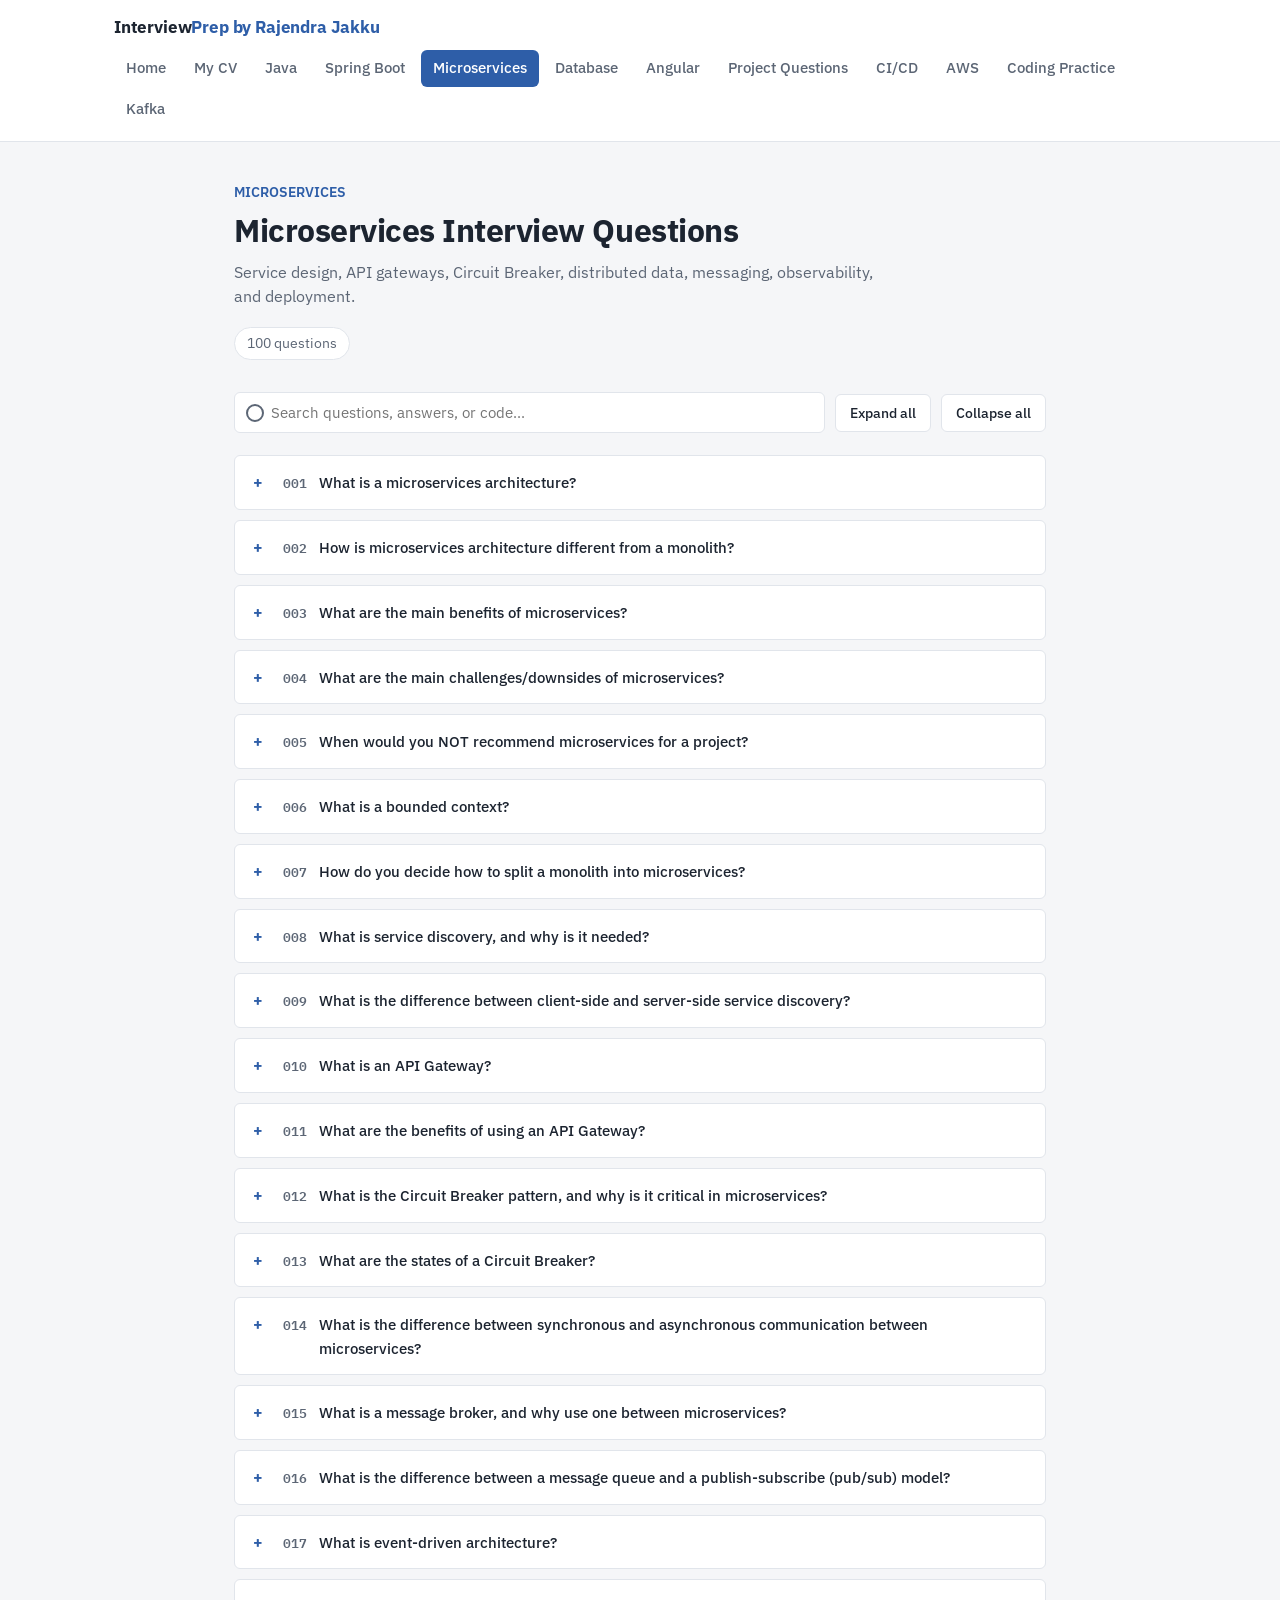
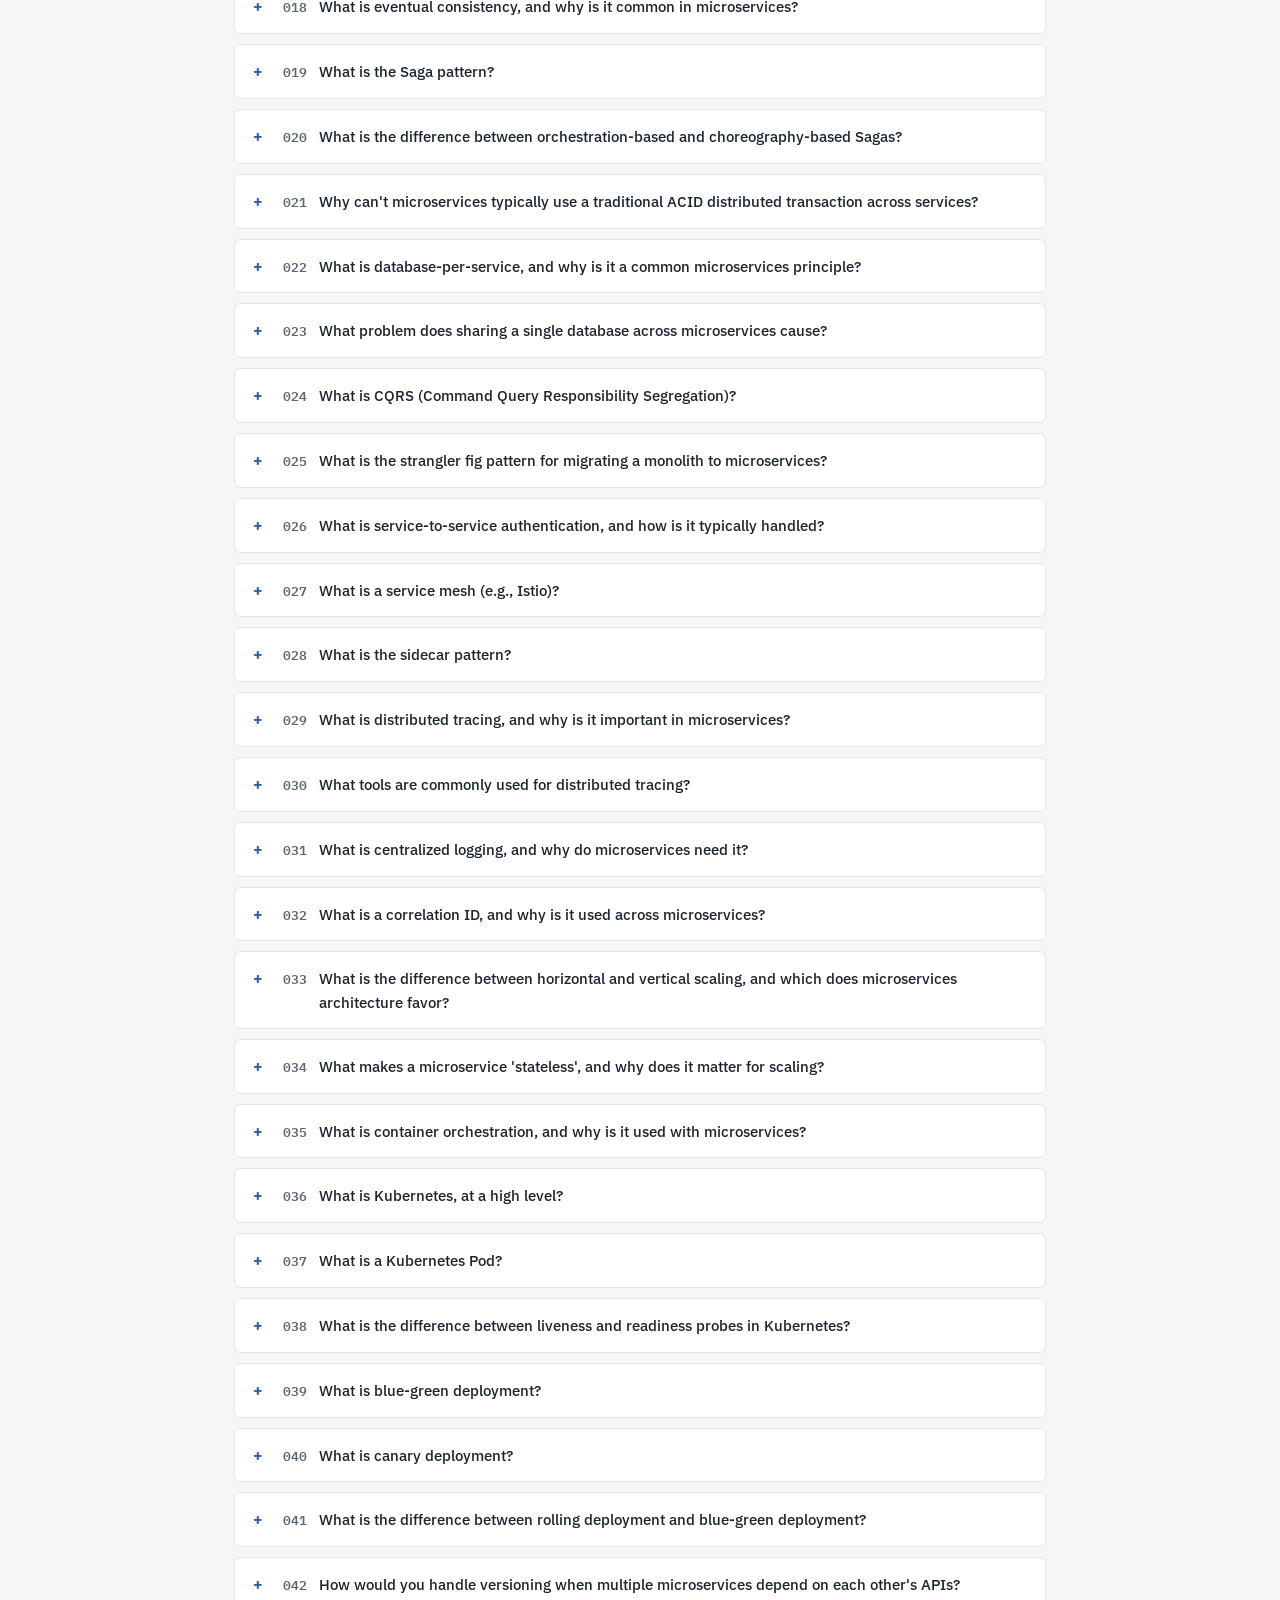
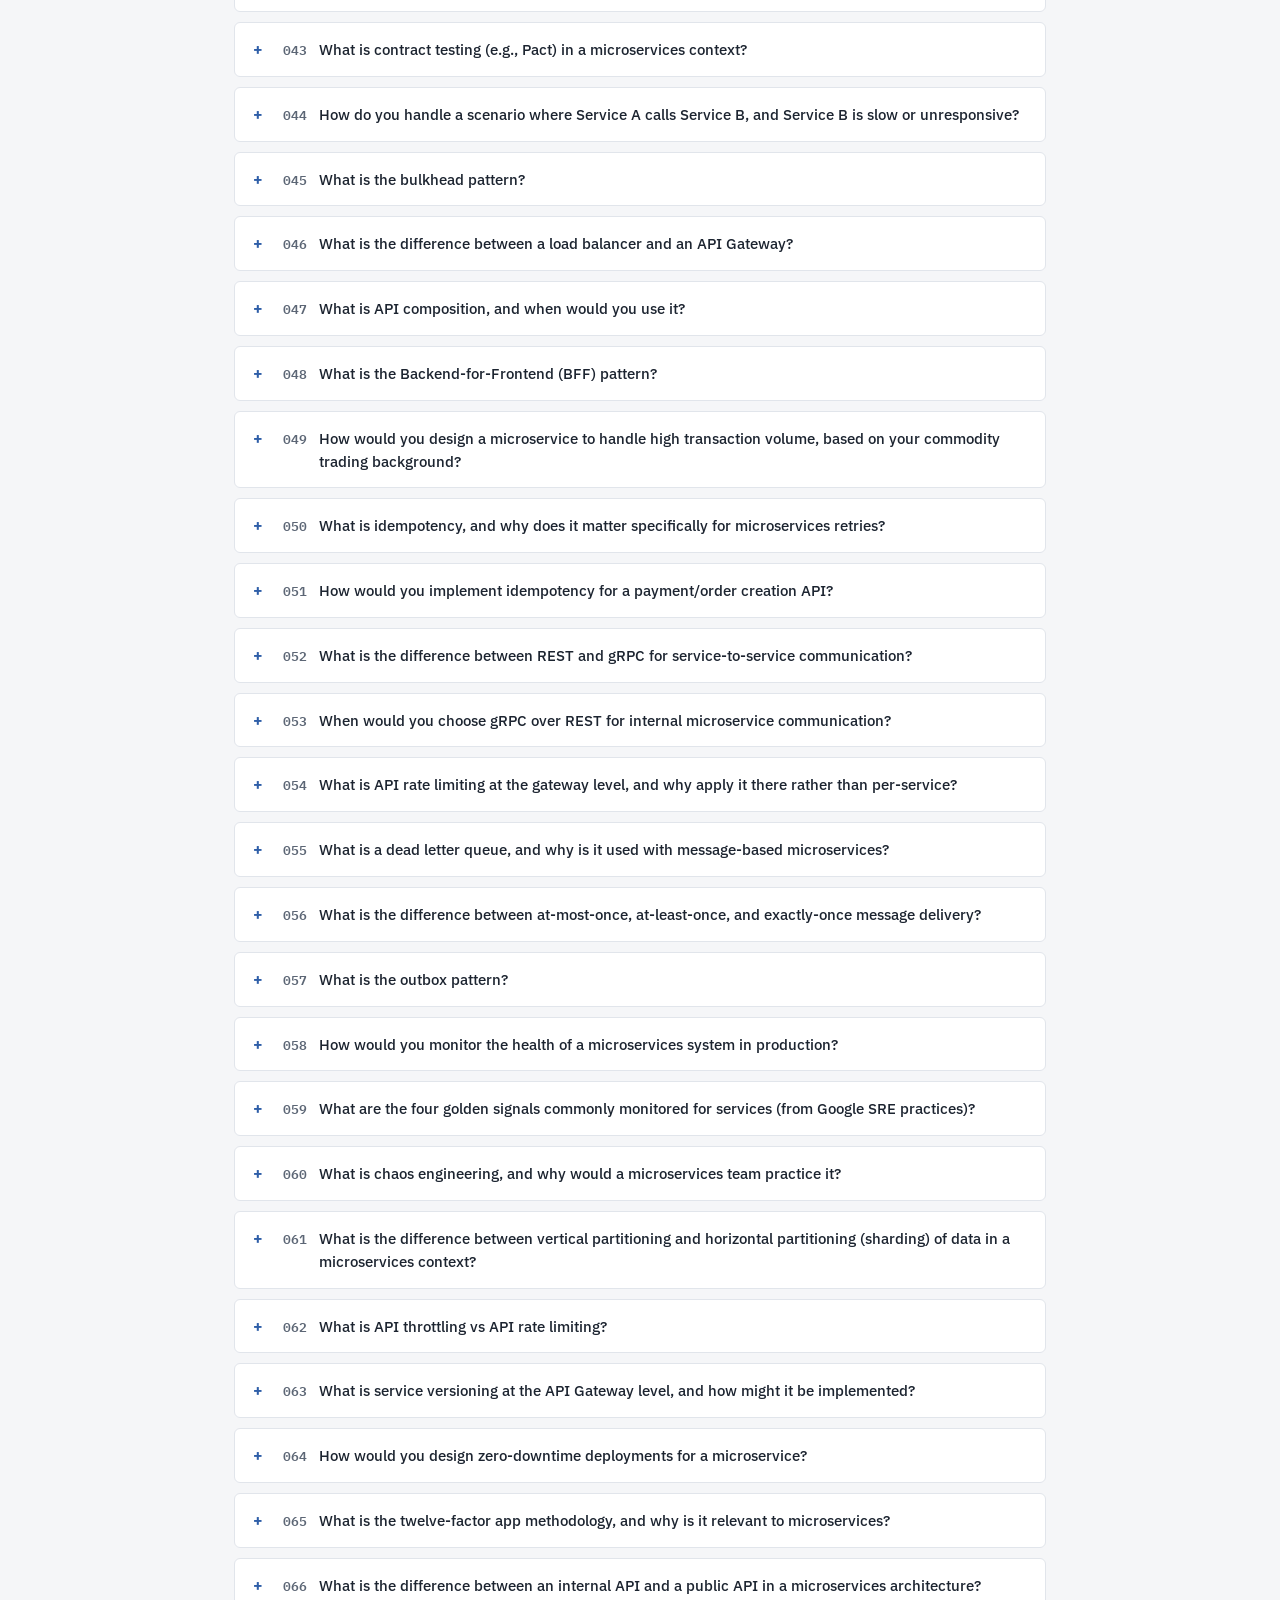
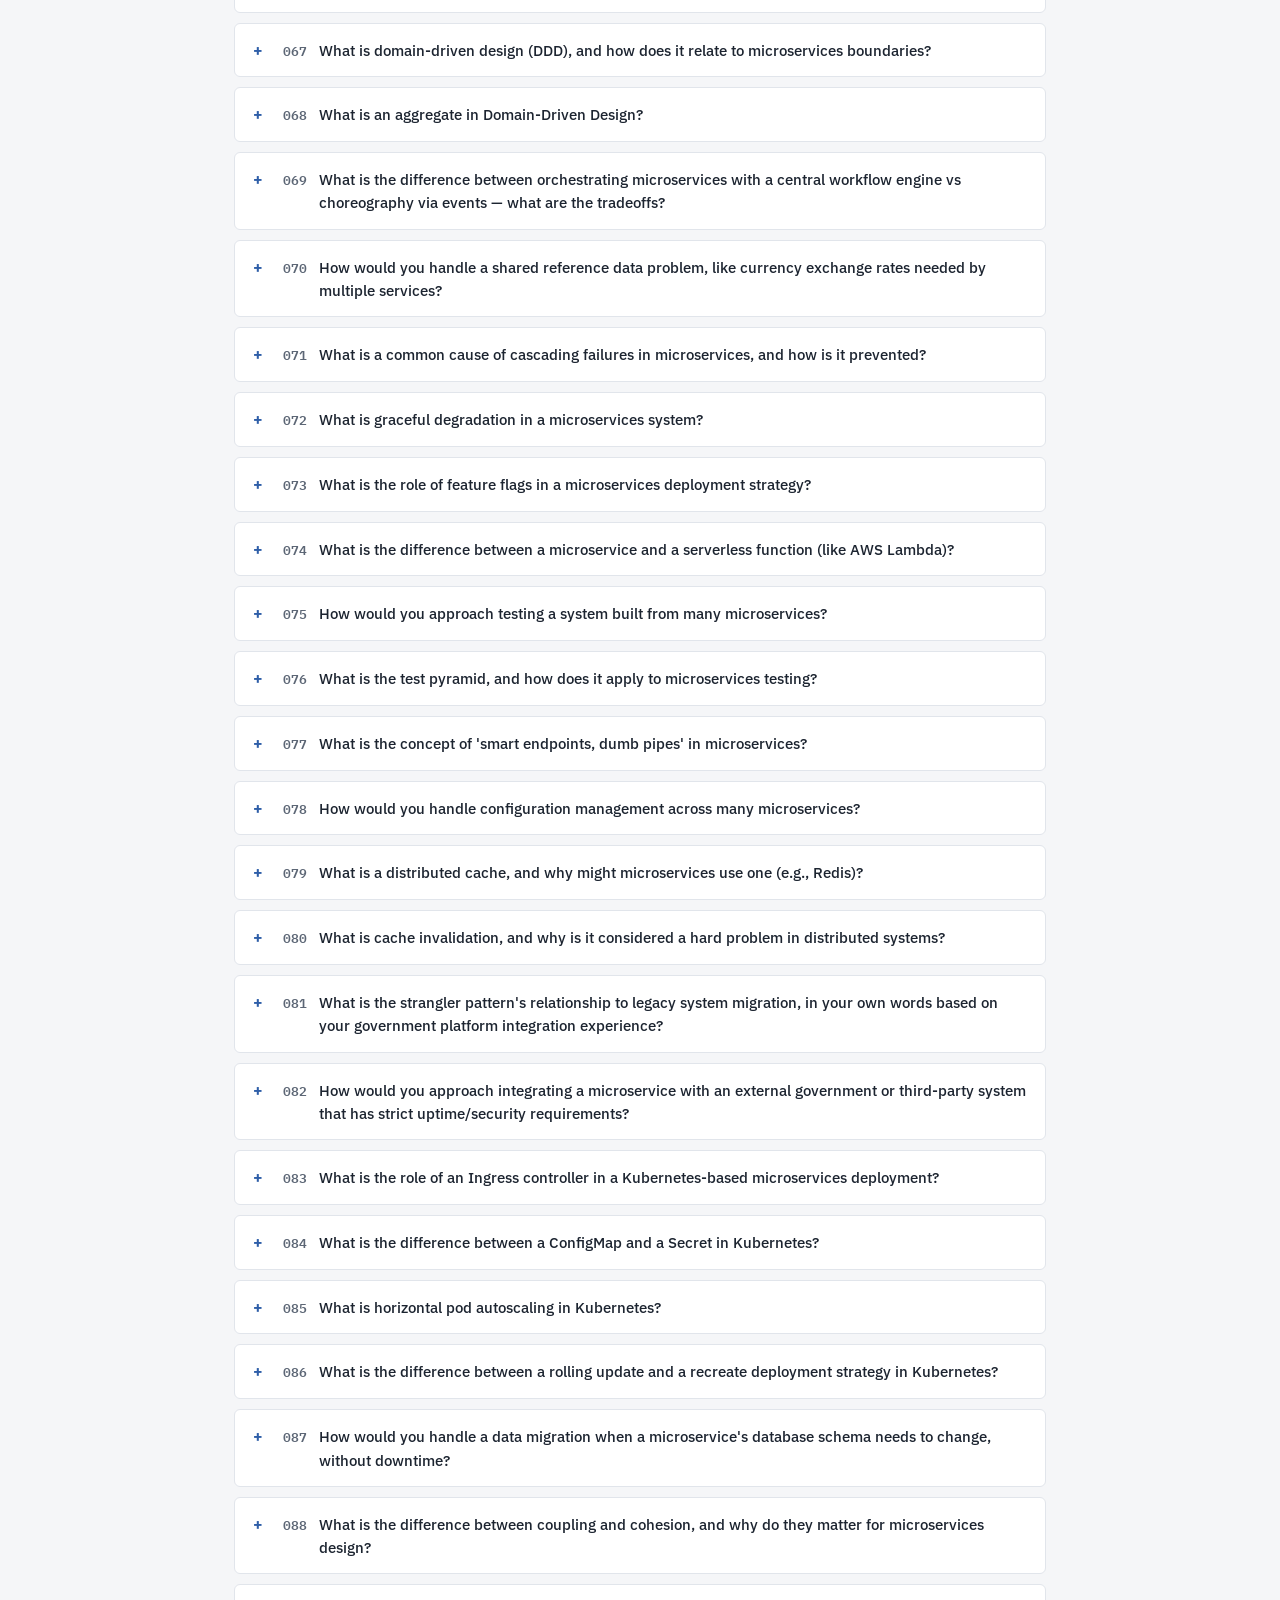
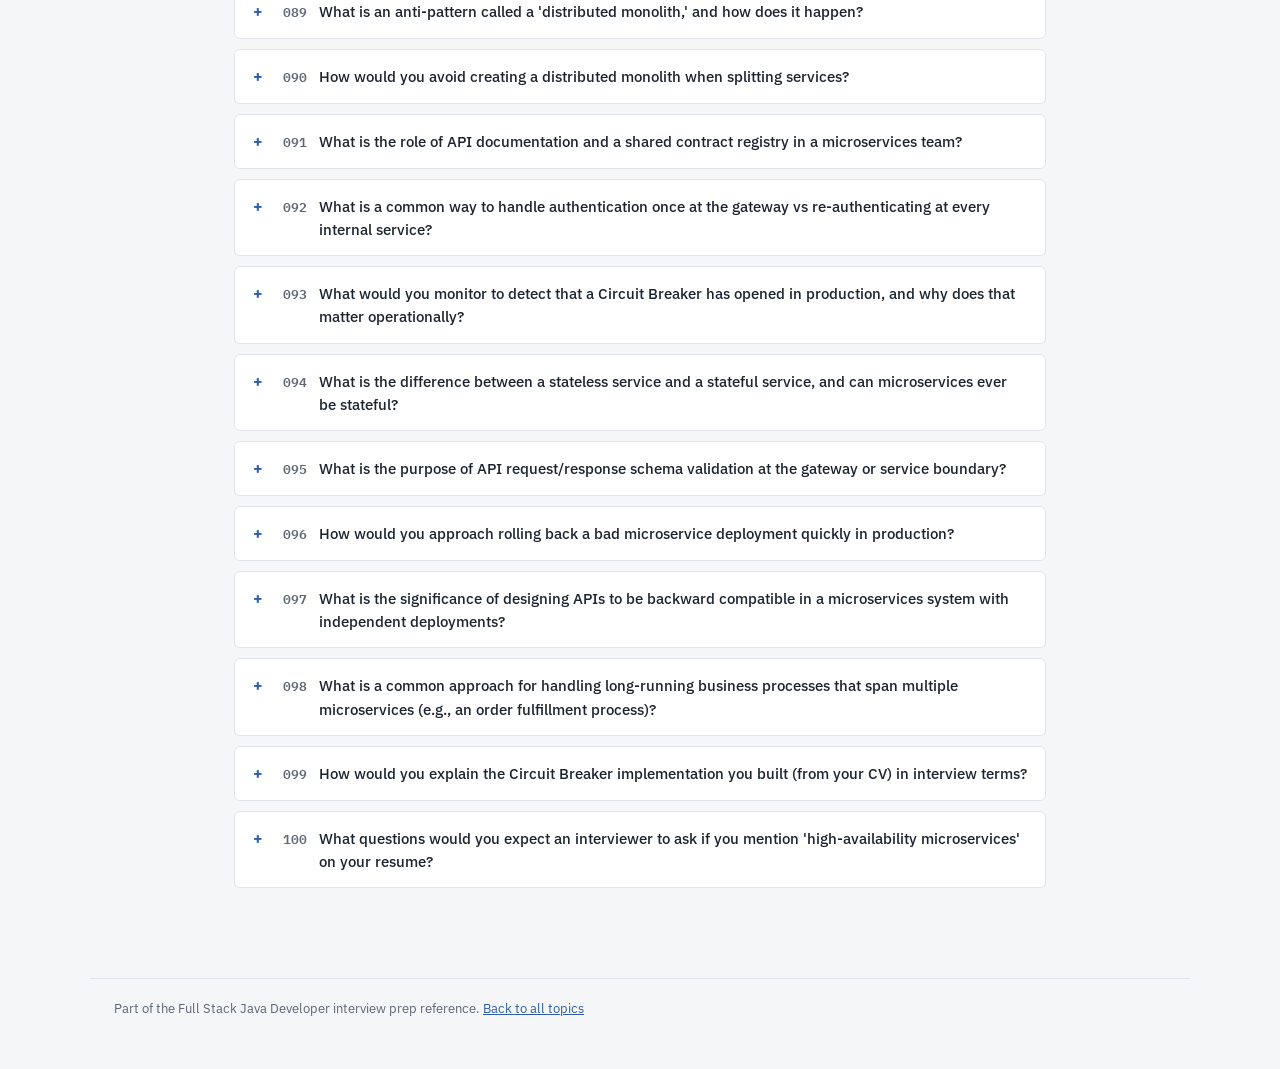
<file: microservices.html>
<!DOCTYPE html>
<html lang="en">
<head>
<meta charset="UTF-8">
<meta name="viewport" content="width=device-width, initial-scale=1.0">
<title>Microservices Interview Questions | Interview Prep</title>
<link rel="stylesheet" href="style.css">
</head>
<body>

<nav class="topnav">
  <div class="topnav-inner">
    <a href="index.html" class="brand">Interview<span>Prep</span><span> by Rajendra Jakku</span></a>
    <div class="navlinks">
      <a href="index.html">Home</a>
      <a href="cv.html">My CV</a>
      <a href="java.html">Java</a>
      <a href="springboot.html">Spring Boot</a>
      <a href="microservices.html" class="active">Microservices</a>
      <a href="database.html">Database</a>
      <a href="angular.html">Angular</a>
      <a href="projects.html">Project Questions</a>
      <a href="cicd.html">CI/CD</a>
      <a href="aws.html">AWS</a>
      <a href="coding.html">Coding Practice</a>
      <a href="kafka.html">Kafka</a>
    </div>
  </div>
</nav>

<div class="pagehead">
  <p class="eyebrow">MICROSERVICES</p>
  <h1>Microservices Interview Questions</h1>
  <p>Service design, API gateways, Circuit Breaker, distributed data, messaging, observability, and deployment.</p>
  <span class="count" id="qcount">100 questions</span>
</div>

<div class="controls">
  <div class="search-wrap">
    <input type="text" id="searchInput" placeholder="Search questions, answers, or code...">
  </div>
  <button class="btn" id="expandAll">Expand all</button>
  <button class="btn" id="collapseAll">Collapse all</button>
</div>

<div class="qlist">
  <div id="questionContainer"></div>
</div>

<footer>
  Part of the Full Stack Java Developer interview prep reference. <a href="index.html">Back to all topics</a>
</footer>

<script src="data-microservices.js"></script>
<script src="app.js"></script>
<script>
  renderQuestions(microservicesData, 'questionContainer', 'qcount');
</script>

</body>
</html>
</file>
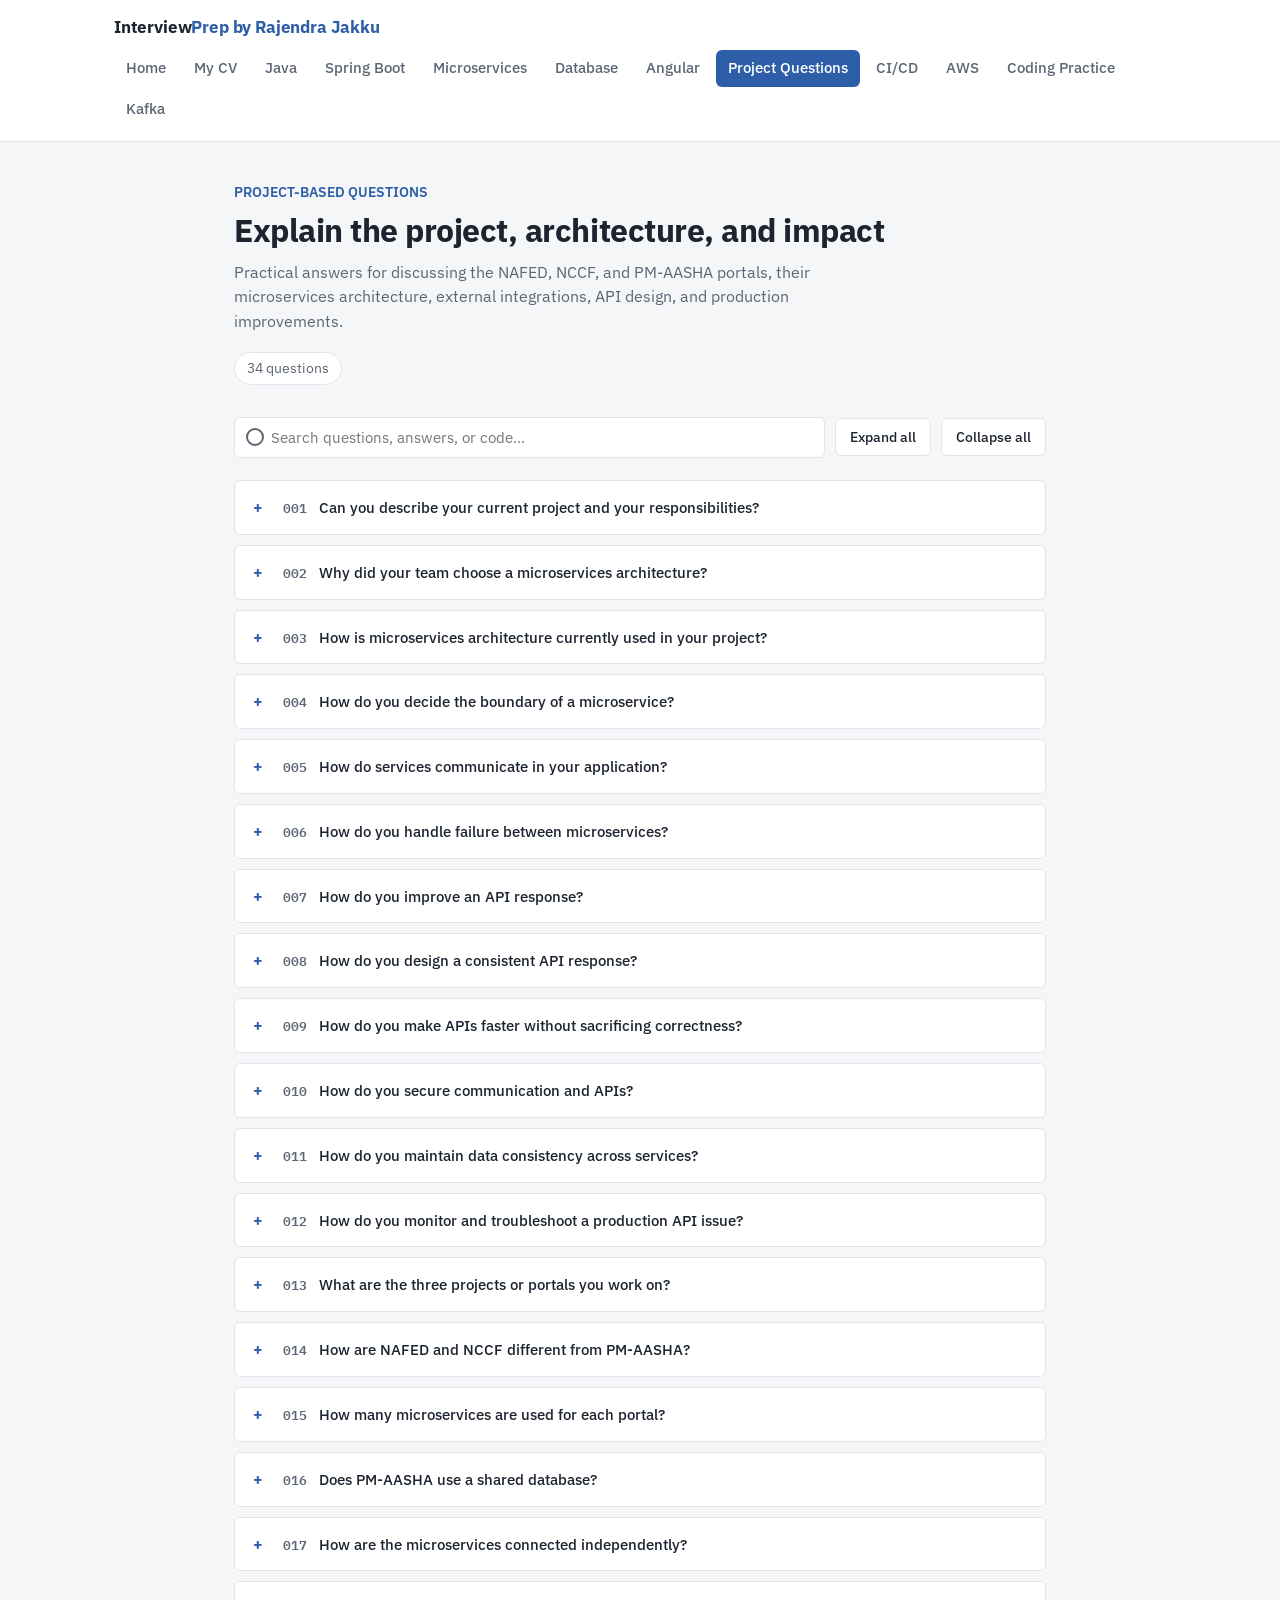
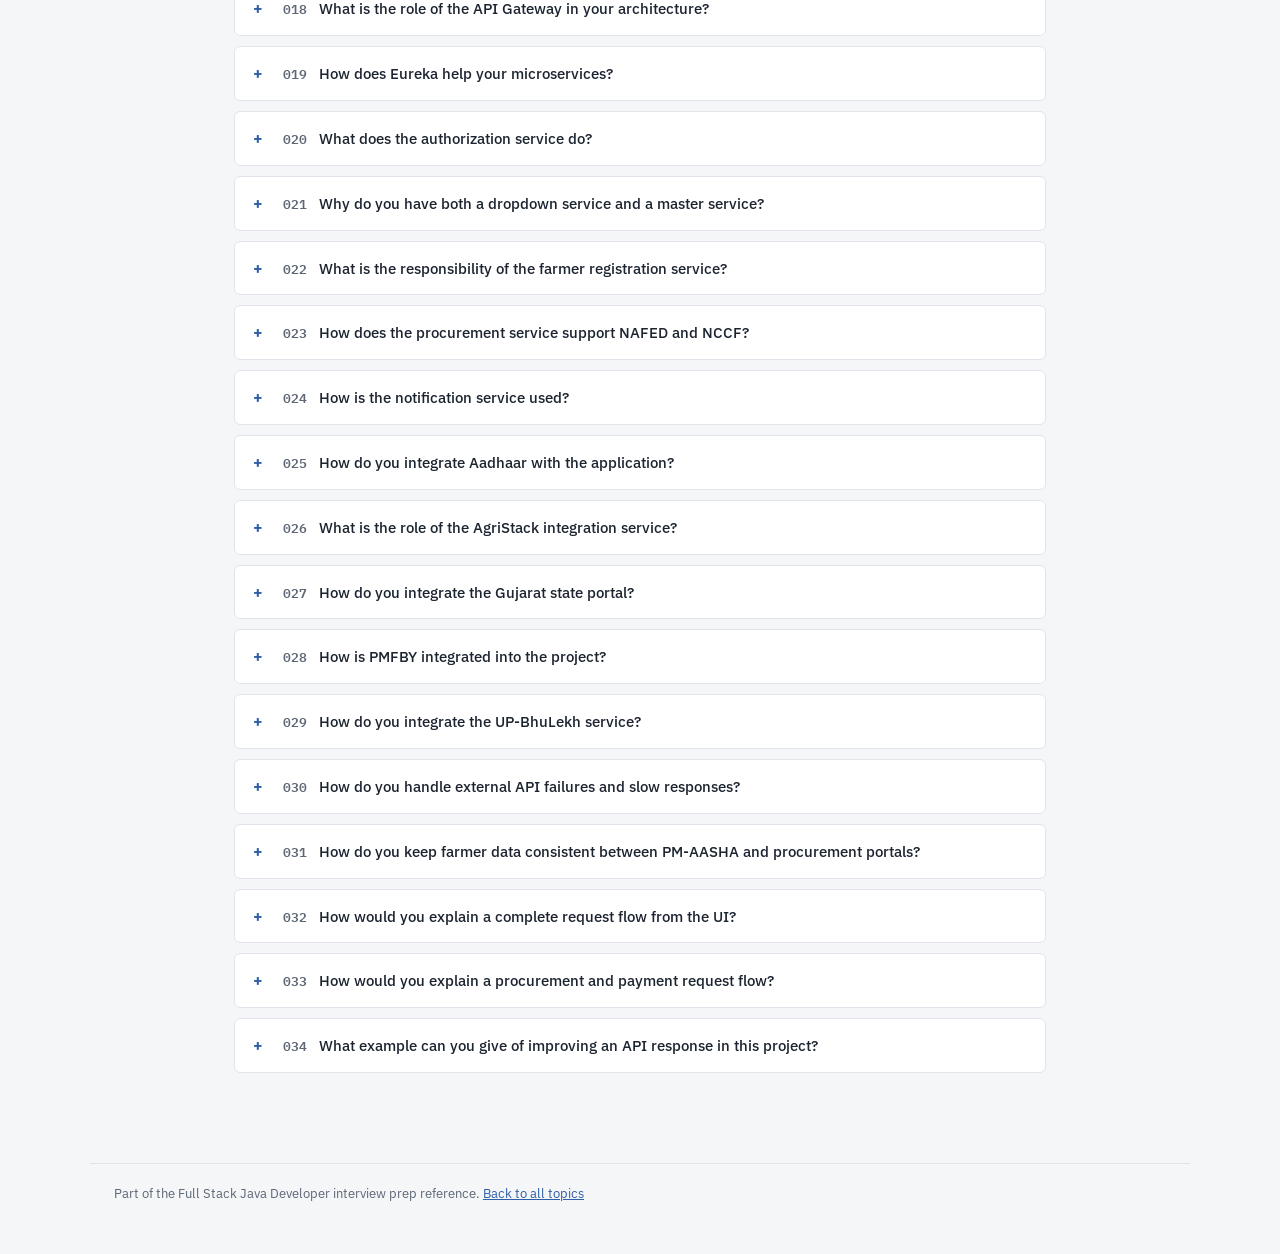
<file: projects.html>
<!DOCTYPE html>
<html lang="en">
<head>
<meta charset="UTF-8">
<meta name="viewport" content="width=device-width, initial-scale=1.0">
<title>Project-Based Interview Questions | Interview Prep</title>
<link rel="stylesheet" href="style.css">
</head>
<body>

<nav class="topnav">
  <div class="topnav-inner">
    <a href="index.html" class="brand">Interview<span>Prep</span><span> by Rajendra Jakku</span></a>
    <div class="navlinks">
      <a href="index.html">Home</a>
      <a href="cv.html">My CV</a>
      <a href="java.html">Java</a>
      <a href="springboot.html">Spring Boot</a>
      <a href="microservices.html">Microservices</a>
      <a href="database.html">Database</a>
      <a href="angular.html">Angular</a>
      <a href="projects.html"class="active">Project Questions</a>
      <a href="cicd.html">CI/CD</a>
      <a href="aws.html">AWS</a>
      <a href="coding.html">Coding Practice</a>
      <a href="kafka.html">Kafka</a>
    </div>
  </div>
</nav>

<div class="pagehead">
  <p class="eyebrow">PROJECT-BASED QUESTIONS</p>
  <h1>Explain the project, architecture, and impact</h1>
  <p>Practical answers for discussing the NAFED, NCCF, and PM-AASHA portals, their microservices architecture, external integrations, API design, and production improvements.</p>
  <span class="count" id="qcount">34 questions</span>
</div>

<div class="controls">
  <div class="search-wrap">
    <input type="text" id="searchInput" placeholder="Search questions, answers, or code...">
  </div>
  <button class="btn" id="expandAll">Expand all</button>
  <button class="btn" id="collapseAll">Collapse all</button>
</div>

<div class="qlist">
  <div id="questionContainer"></div>
</div>

<footer>
  Part of the Full Stack Java Developer interview prep reference. <a href="index.html">Back to all topics</a>
</footer>

<script src="app.js"></script>
<script>
  const projectQuestions = [
    {
      q: 'Can you describe your current project and your responsibilities?',
      a: 'I work on a full stack business application built with Angular on the frontend and Java, Spring Boot, and Spring Data JPA on the backend. The backend is split into independently deployable microservices. My responsibilities include designing REST APIs, implementing business workflows, integrating services, securing endpoints with JWT, improving database queries, supporting the Angular screens, and monitoring production issues from development through release.',
      ex: 'Angular UI -> API Gateway -> Order Service -> Customer Service -> PostgreSQL',
      code: false
    },
    {
      q: 'Why did your team choose a microservices architecture?',
      a: 'We chose microservices because the application had separate business capabilities with different release and scaling needs. Splitting those capabilities allowed teams to deploy changes independently, isolate failures, and scale high-traffic services without scaling the entire application. We use the approach selectively because it also introduces network calls, distributed tracing, data consistency, and deployment complexity.',
      ex: 'Use microservices where independent ownership, deployment, or scaling provides a real benefit.',
      code: false
    },
    {
      q: 'How is microservices architecture currently used in your project?',
      a: 'The system has services organized around business capabilities, such as authentication, customer, order, and notification workflows. Requests enter through an API Gateway, which handles routing and common cross-cutting concerns. Each service owns its business logic and data access, communicates with other services through documented REST APIs or asynchronous events, and is deployed independently. Centralized logging, metrics, and distributed tracing help us follow a request across service boundaries.',
      ex: 'Client -> API Gateway -> Order Service -> event broker -> Notification Service',
      code: false
    },
    {
      q: 'How do you decide the boundary of a microservice?',
      a: 'I start with business capabilities and ownership rather than database tables or technical layers. A service should have a clear responsibility, a small and stable contract, and data that it can own. I also check transaction boundaries, change frequency, team ownership, and expected scaling patterns. If two areas always change and deploy together, splitting them may create unnecessary distributed complexity.',
      ex: 'Customer profile and order processing can be separate when their business rules and ownership are independent.',
      code: false
    },
    {
      q: 'How do services communicate in your application?',
      a: 'We use synchronous REST calls when the caller needs an immediate result, such as validating customer information. We use asynchronous events for work that does not need to block the user response, such as sending notifications or updating reporting data. Every integration has a versioned contract, timeouts, retry rules, and an approach for handling duplicate messages or partial failure.',
      ex: 'POST /orders returns the order quickly; OrderCreated is consumed later by notification and reporting services.',
      code: false
    },
    {
      q: 'How do you handle failure between microservices?',
      a: 'I protect synchronous calls with connection and response timeouts, limited retries with backoff, and a circuit breaker. Retries are used only for transient failures and safe operations, because retrying a non-idempotent request can create duplicates. When a dependency remains unavailable, the service returns a controlled fallback or an actionable error and records correlation data for investigation.',
      ex: 'Timeout -> limited backoff retry -> circuit open -> fallback or clear 503 response',
      code: false
    },
    {
      q: 'How do you improve an API response?',
      a: 'I first measure the response using logs, traces, database timings, and real request payloads. Then I reduce unnecessary fields with response DTOs, fetch only the required columns, add or correct indexes, remove N+1 queries, paginate large collections, and cache stable reference data. I also move slow non-critical work to asynchronous processing. The goal is a smaller payload and less server work without hiding errors or changing the API contract unexpectedly.',
      ex: 'Before: full entity graph and 2.4 seconds. After: DTO projection, pagination, and an index reduced the response to 280 milliseconds.',
      code: false
    },
    {
      q: 'How do you design a consistent API response?',
      a: 'I use response DTOs instead of exposing persistence entities. Successful responses contain the requested data and useful metadata, while failures follow one documented error shape with a timestamp, status, stable error code, message, path, and correlation ID. This lets Angular display predictable messages and lets support teams trace a failure without exposing internal stack traces.',
      ex: '{ "data": { "id": 42, "status": "CONFIRMED" }, "traceId": "a81f..." }',
      code: true
    },
    {
      q: 'How do you make APIs faster without sacrificing correctness?',
      a: 'I separate performance work from correctness guarantees. I keep validation and authorization synchronous, optimize database access with proper indexes and bounded queries, and use caching only for data with an acceptable freshness policy. For writes, I use idempotency keys where clients may retry and return an operation status when processing is asynchronous. I verify improvements with latency percentiles and error-rate metrics, not only a local stopwatch.',
      ex: 'For a retried payment request, the idempotency key ensures the same request does not create two payments.',
      code: false
    },
    {
      q: 'How do you secure communication and APIs?',
      a: 'The gateway authenticates the request using JWT, and services enforce authorization based on roles or permissions instead of trusting only the URL. Secrets are stored outside source control, traffic is protected with TLS, and sensitive values are excluded from logs. I also validate input, apply suitable rate limits, and keep service-to-service credentials scoped to the required permissions.',
      ex: 'Authentication proves who the caller is; authorization decides whether that caller may perform the operation.',
      code: false
    },
    {
      q: 'How do you maintain data consistency across services?',
      a: 'Each service owns its data and local transaction. For a workflow spanning services, I prefer events and a process that can be retried safely instead of a distributed database transaction. The outbox pattern can store the business change and its event in the same local transaction, while consumers remain idempotent. Failures are visible through retry queues and dead-letter handling.',
      ex: 'Order saved + OrderCreated outbox record committed together; a publisher delivers the event afterward.',
      code: false
    },
    {
      q: 'How do you monitor and troubleshoot a production API issue?',
      a: 'I begin with the correlation or trace ID, then follow the request through the gateway, service logs, database timings, and downstream calls. Dashboards show request rate, error rate, latency percentiles, resource usage, and circuit-breaker state. After identifying the bottleneck, I reproduce it with a representative request, make the smallest fix, verify it with tests and metrics, and document the root cause and prevention step.',
      ex: 'Trace ID -> gateway log -> service span -> slow SQL query -> query plan and index review',
      code: false
    },
    {
      q: 'What are the three projects or portals you work on?',
      a: 'I work on three related government agriculture portals: NAFED, NCCF, and PM-AASHA. PM-AASHA handles common farmer registration, crop registration, and other shared farmer-related capabilities. NAFED and NCCF support procurement workflows, including lot collection, dispatch, and payment processing. Each portal has around five to six business-focused microservices, while PM-AASHA also provides common capabilities used by the other portals.',
      ex: 'PM-AASHA: farmer and crop registration | NAFED/NCCF: lot collection -> dispatch -> payment',
      code: false
    },
    {
      q: 'How are NAFED and NCCF different from PM-AASHA?',
      a: 'PM-AASHA is the common farmer and crop foundation portal. It manages basic farmer registration, crop registration, and reusable master or dropdown data. NAFED and NCCF are procurement-focused portals where the business flow includes collecting lots, dispatching procured material, and processing payments. Keeping these responsibilities separate makes the domain boundaries clearer and allows procurement changes without duplicating common farmer functionality.',
      ex: 'A farmer is registered once in PM-AASHA; the eligible farmer and crop information can then support a NAFED or NCCF procurement workflow.',
      code: false
    },
    {
      q: 'How many microservices are used for each portal?',
      a: 'Each portal uses approximately five to six business microservices, depending on the portal requirements. The exact service grouping can evolve, but the design keeps business capabilities separate and independently deployable. Common platform services such as the API Gateway, Eureka, authorization, master, dropdown, and notification services support the overall ecosystem.',
      ex: 'NAFED: procurement, lot, dispatch, payment, notification, and integration capabilities can be deployed separately.',
      code: false
    },
    {
      q: 'Does PM-AASHA use a shared database?',
      a: 'Yes. PM-AASHA uses a common database for its shared farmer, crop, and registration information. The services are still separated at the application level, with each service owning its tables or schema responsibilities and accessing data through its own service APIs. We avoid allowing other portals to directly modify the PM-AASHA database; NAFED and NCCF consume the required data through secured APIs so ownership and validation remain in PM-AASHA.',
      ex: 'Farmer Registration Service owns farmer data; a procurement service requests verified farmer details through an API instead of updating the common database directly.',
      code: false
    },
    {
      q: 'How are the microservices connected independently?',
      a: 'Each service runs as an independent Spring Boot application with its own configuration, deployment lifecycle, health endpoint, and API contract. Services discover one another through Eureka, and requests normally enter through the API Gateway rather than exposing every service publicly. The authorization service validates access, while downstream services communicate using service-to-service REST calls or events with timeouts, error handling, and correlation IDs.',
      ex: 'Angular -> API Gateway -> Farmer Registration Service -> external Aadhaar Integration Service',
      code: false
    },
    {
      q: 'What is the role of the API Gateway in your architecture?',
      a: 'The API Gateway is the single entry point for the Angular portals. It routes requests to the correct service, applies common authentication or authorization filters, supports cross-origin policies, and can provide rate limiting, request tracing, and consistent error handling. It prevents clients from needing to know internal service URLs and reduces the number of public endpoints that must be secured.',
      ex: 'GET /api/farmers/{id} -> gateway -> farmer-registration-service; POST /api/lots -> gateway -> procurement-service',
      code: false
    },
    {
      q: 'How does Eureka help your microservices?',
      a: 'Eureka acts as the service registry. When a service starts, it registers its name and instance details. Other services or the gateway can discover a healthy instance by service name instead of using a hard-coded host and port. This supports independent deployments and multiple instances, while health checks and timeouts help prevent traffic from being sent to unavailable instances.',
      ex: 'API Gateway looks up PROCUREMENT-SERVICE in Eureka instead of calling http://10.0.0.15:8083 directly.',
      code: false
    },
    {
      q: 'What does the authorization service do?',
      a: 'The authorization service manages authentication and access decisions for users and portal roles. After login, it issues or validates a JWT containing the required identity and permissions. The gateway performs the first check, and individual services also enforce authorization for sensitive operations so that a request cannot bypass security by calling an internal route directly.',
      ex: 'A procurement officer may create a lot, while a payment role may approve payment; both permissions are checked before the operation is executed.',
      code: false
    },
    {
      q: 'Why do you have both a dropdown service and a master service?',
      a: 'The dropdown service provides reusable lists needed by the screens, such as states, districts, crop types, seasons, and status values. The master service manages relatively stable business master data and its administration rules. Separating them avoids duplicating lookup logic in every portal and allows Angular screens to load common values through consistent APIs with caching where appropriate.',
      ex: 'GET /api/dropdowns/crops?season=KHARIF returns the crop options used by farmer and procurement forms.',
      code: false
    },
    {
      q: 'What is the responsibility of the farmer registration service?',
      a: 'The farmer registration service manages the farmer registration lifecycle, validation, profile details, and registration status. It coordinates Aadhaar verification and can use AgriStack data where required, but it keeps the farmer business rules in one place. Other services request verified farmer information through its API rather than duplicating registration logic.',
      ex: 'Register farmer -> validate identity -> verify location and basic details -> save registration -> return registration number',
      code: false
    },
    {
      q: 'How does the procurement service support NAFED and NCCF?',
      a: 'The procurement service supports procurement-specific business operations such as creating or validating lots, recording collection details, tracking dispatch, and coordinating payment eligibility. It consumes common farmer and crop information from PM-AASHA, applies procurement rules, and exposes APIs for the portal UI. The service keeps its workflow state so a lot can move through collection, dispatch, and payment stages with an auditable history.',
      ex: 'Lot created -> collection confirmed -> dispatch recorded -> quantity verified -> payment submitted',
      code: false
    },
    {
      q: 'How is the notification service used?',
      a: 'The notification service centralizes notifications generated by registration, procurement, dispatch, and payment workflows. Business services publish a notification request or event instead of implementing SMS, email, or message-template logic themselves. This keeps user-facing workflows responsive and lets notification retries be handled independently when an external provider is temporarily unavailable.',
      ex: 'Payment approved -> PaymentApproved event -> notification service sends an SMS or email to the registered user.',
      code: false
    },
    {
      q: 'How do you integrate Aadhaar with the application?',
      a: 'A dedicated Aadhaar integration service isolates the external Aadhaar contract from the farmer registration service. It validates request data, handles authentication and timeouts, maps the external response to an internal model, and avoids exposing provider-specific details to the frontend. Sensitive identity information is protected and excluded from normal application logs. If the provider is unavailable, the registration flow returns a controlled pending or retryable status.',
      ex: 'Farmer Registration Service -> Aadhaar Integration Service -> Aadhaar provider -> verified or pending result',
      code: false
    },
    {
      q: 'What is the role of the AgriStack integration service?',
      a: 'The AgriStack integration service provides a boundary for communicating with AgriStack-related APIs. It maps external farmer, land, or agriculture identifiers into the internal model, validates responses, and handles provider-specific authentication, retries, and error codes. Keeping this integration separate means changes in the external contract do not spread across farmer registration and procurement services.',
      ex: 'Internal farmer ID + required identifiers -> AgriStack Integration Service -> normalized farmer or land response',
      code: false
    },
    {
      q: 'How do you integrate the Gujarat state portal?',
      a: 'The Gujarat state portal is integrated through a dedicated adapter or integration flow rather than being called directly from the Angular application. The integration service converts our request into the state portal format, calls the external endpoint securely, validates the response, and maps it into a stable internal response. We record a reference number and correlation ID so an external transaction can be reconciled later.',
      ex: 'Internal dispatch request -> Gujarat portal adapter -> state reference number -> stored integration status',
      code: false
    },
    {
      q: 'How is PMFBY integrated into the project?',
      a: 'The PMFBY integration is isolated behind a service boundary that handles its authentication, request mapping, response mapping, and status tracking. The core procurement or farmer workflow does not depend on PMFBY-specific fields everywhere. We use timeouts and retry rules for temporary failures, and a pending status when the external system accepts a request but responds asynchronously.',
      ex: 'Crop and farmer details -> PMFBY service -> insurance reference number -> status tracked for reconciliation',
      code: false
    },
    {
      q: 'How do you integrate the UP-BhuLekh service?',
      a: 'The UP-BhuLekh integration service isolates land-record lookups and the external authentication or request format. It validates the location and land identifiers before making the call, converts the response into a common internal structure, and returns a clear result such as verified, not found, or pending. This keeps external availability issues from causing an uncontrolled failure in the farmer registration screen.',
      ex: 'District + tehsil + village + land identifier -> UP-BhuLekh service -> normalized land verification response',
      code: false
    },
    {
      q: 'How do you handle external API failures and slow responses?',
      a: 'Every external integration has a connection timeout, read timeout, bounded retry policy, and meaningful error mapping. I do not retry every error: validation failures are returned immediately, while transient network failures may be retried with backoff. For slow or asynchronous providers, I save a transaction reference and return a pending status instead of making the user wait indefinitely. Logs contain the provider, operation, status, and trace ID without exposing sensitive payloads.',
      ex: 'External timeout -> save PENDING status -> retry through a controlled job -> update result -> notify the user',
      code: false
    },
    {
      q: 'How do you keep farmer data consistent between PM-AASHA and procurement portals?',
      a: 'PM-AASHA remains the source of truth for common farmer and crop registration. NAFED and NCCF retrieve verified data through versioned APIs and store only the procurement-specific reference or snapshot they need for their workflow. We validate the farmer status before important operations and use a synchronization or reconciliation process for updates. This avoids conflicting edits while still allowing procurement transactions to continue with an auditable record.',
      ex: 'PM-AASHA farmer status = VERIFIED -> procurement service permits lot creation; status changes are rechecked before payment.',
      code: false
    },
    {
      q: 'How would you explain a complete request flow from the UI?',
      a: 'For a farmer registration request, Angular sends the form to the API Gateway. The gateway validates the JWT and routes the request to the farmer registration service. That service validates the input, calls the Aadhaar or AgriStack integration when required, saves the registration in the PM-AASHA common database, and publishes a notification request. The response returns through the gateway with a registration number, status, and trace ID that can be used to investigate the request.',
      ex: 'Angular -> API Gateway -> Authorization -> Farmer Registration -> Aadhaar/AgriStack -> PM-AASHA DB -> Notification',
      code: false
    },
    {
      q: 'How would you explain a procurement and payment request flow?',
      a: 'For procurement, the user works through the NAFED or NCCF portal. The request passes through the API Gateway to the procurement service, which validates the farmer and crop information from PM-AASHA, creates the lot, and tracks collection and dispatch. After quantity and business validations are complete, the payment step creates a payment request and records its status. Notifications and external integrations are handled independently so the core portal response remains fast and traceable.',
      ex: 'NAFED/NCCF UI -> Gateway -> Procurement Service -> PM-AASHA verification -> lot collection -> dispatch -> payment -> notification',
      code: false
    },
    {
      q: 'What example can you give of improving an API response in this project?',
      a: 'For a farmer or procurement search API, I would first inspect the trace and database timing to find whether the delay comes from a query, an external integration, or an oversized response. I improve it by returning a purpose-built DTO, selecting only required fields, adding pagination and indexes, caching dropdown or master data, and moving notification work out of the request thread. For external verification, I return a clear PENDING status when appropriate rather than keeping the browser request open.',
      ex: 'Before: farmer search loaded full farmer, crop, and history objects. After: paged FarmerSummary DTO + indexed search + cached dropdowns reduced payload size and latency.',
      code: false
    }
  ];

  renderQuestions(projectQuestions, 'questionContainer', 'qcount');
</script>

</body>
</html>
</file>
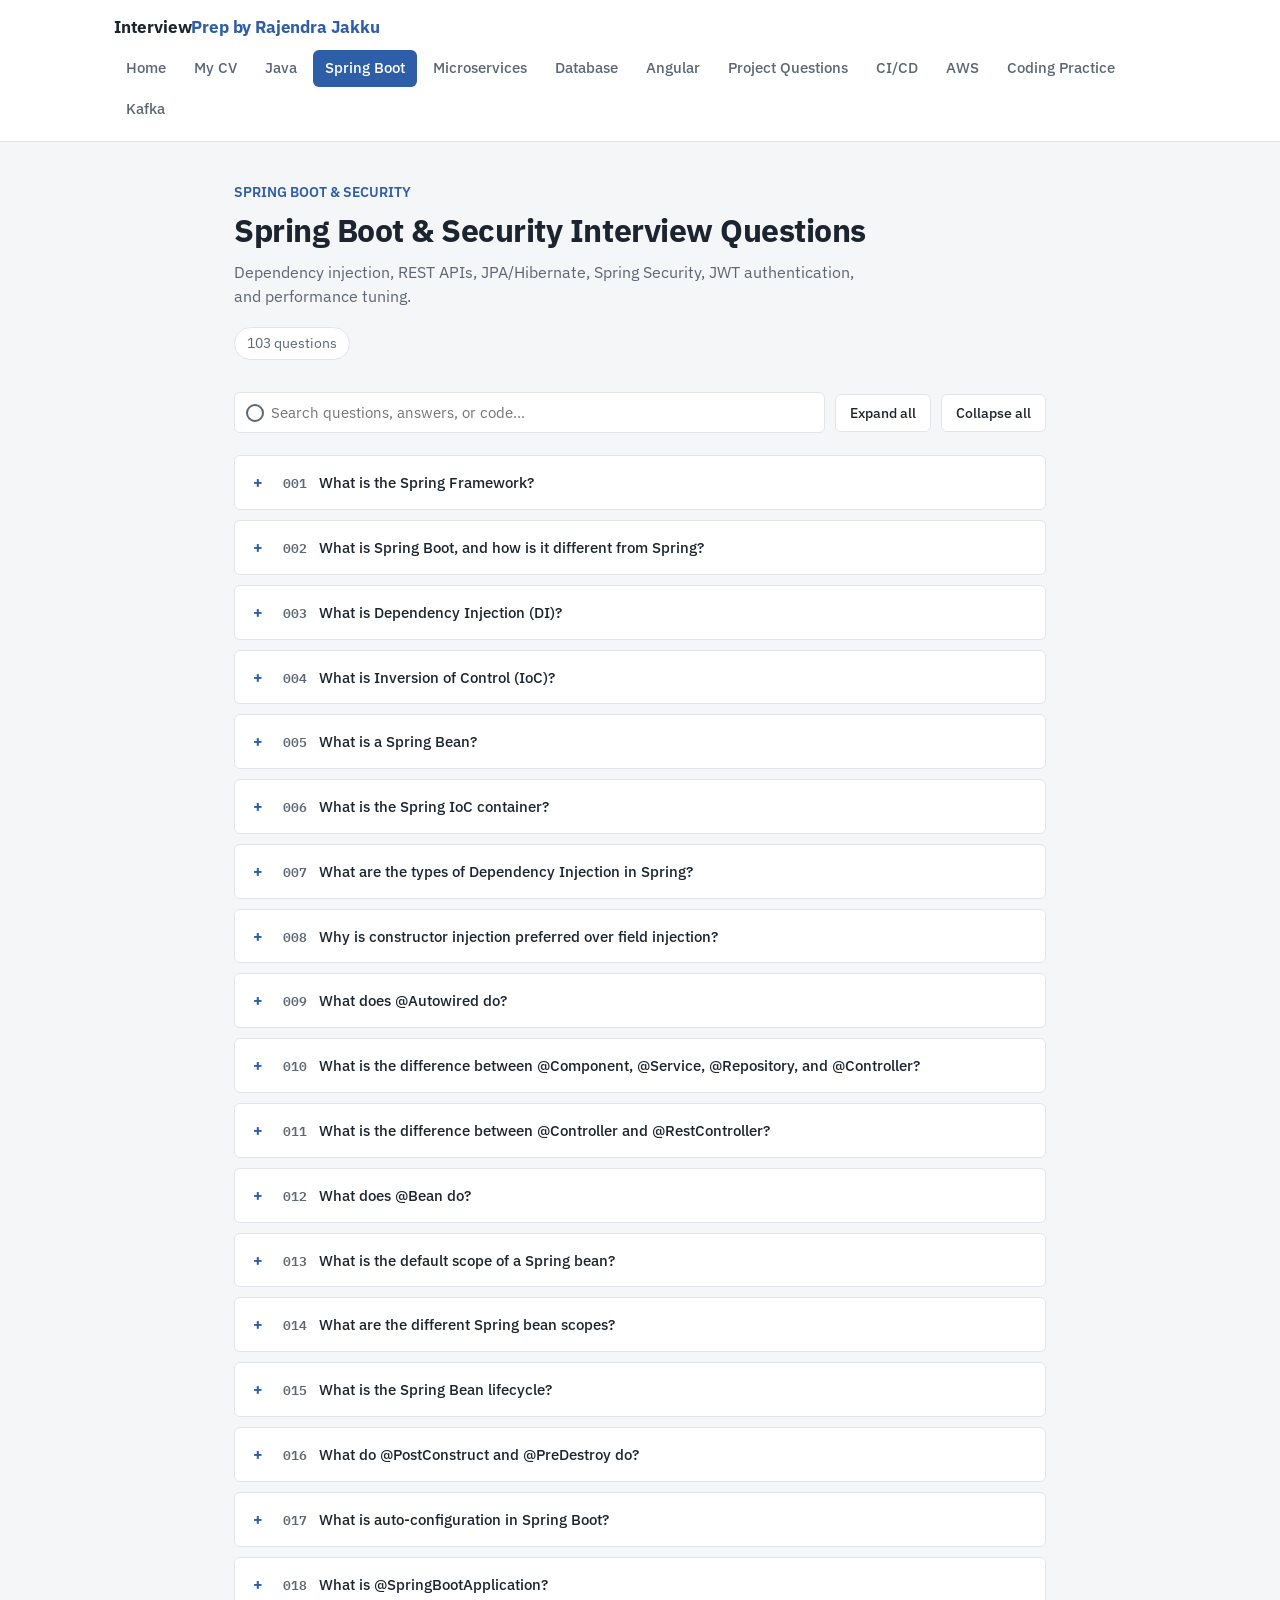
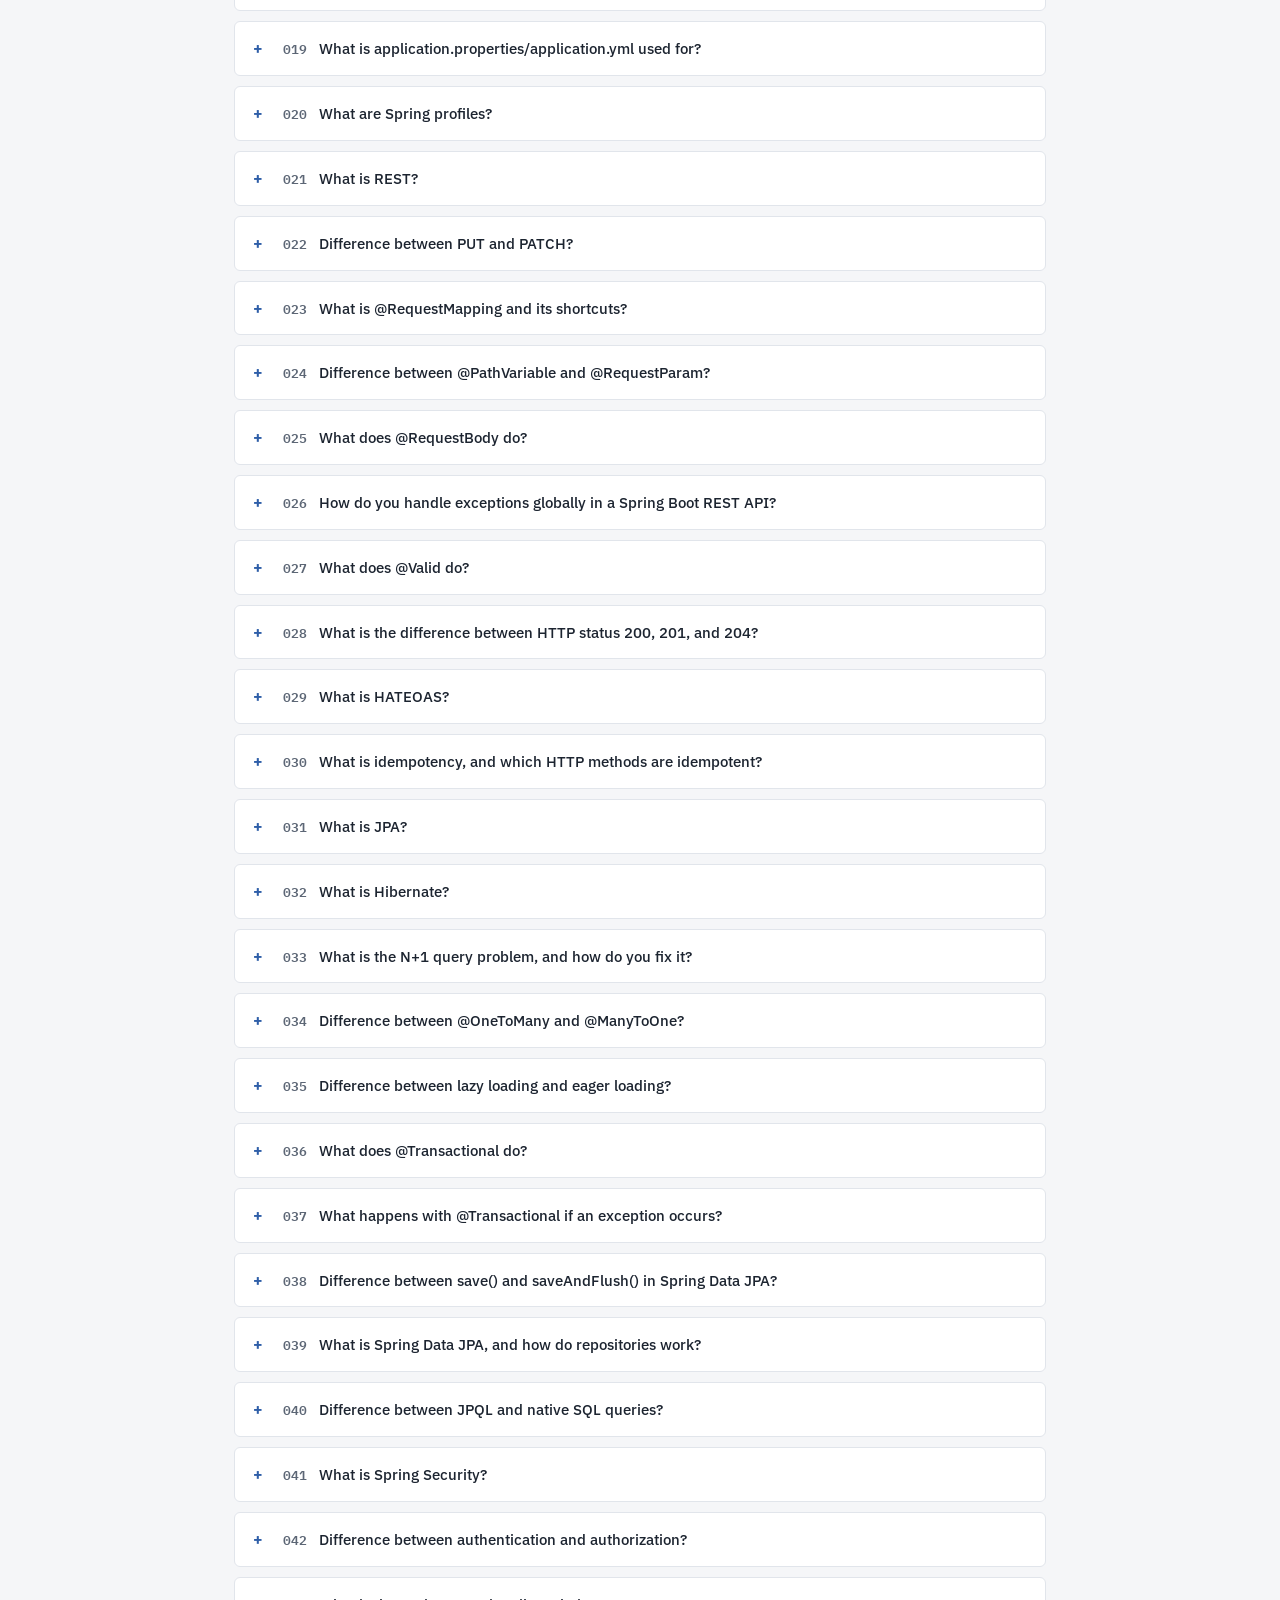
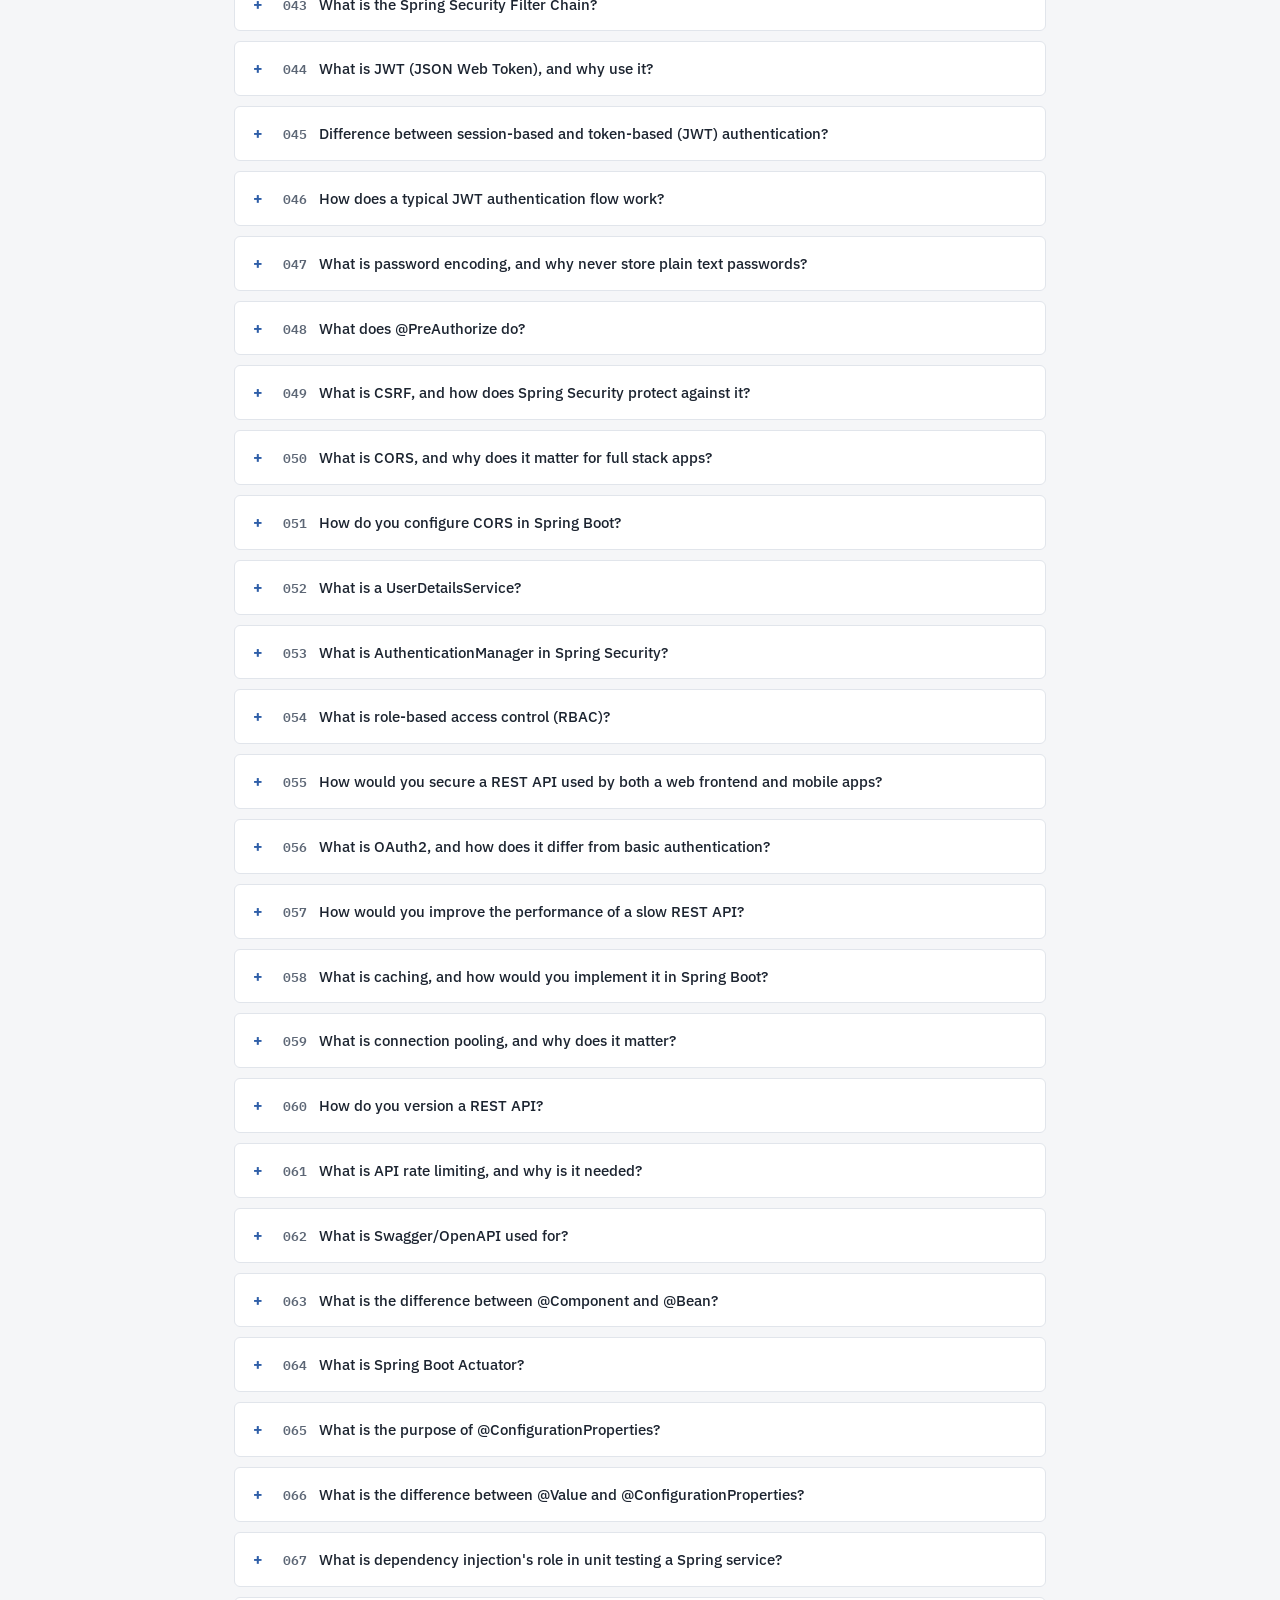
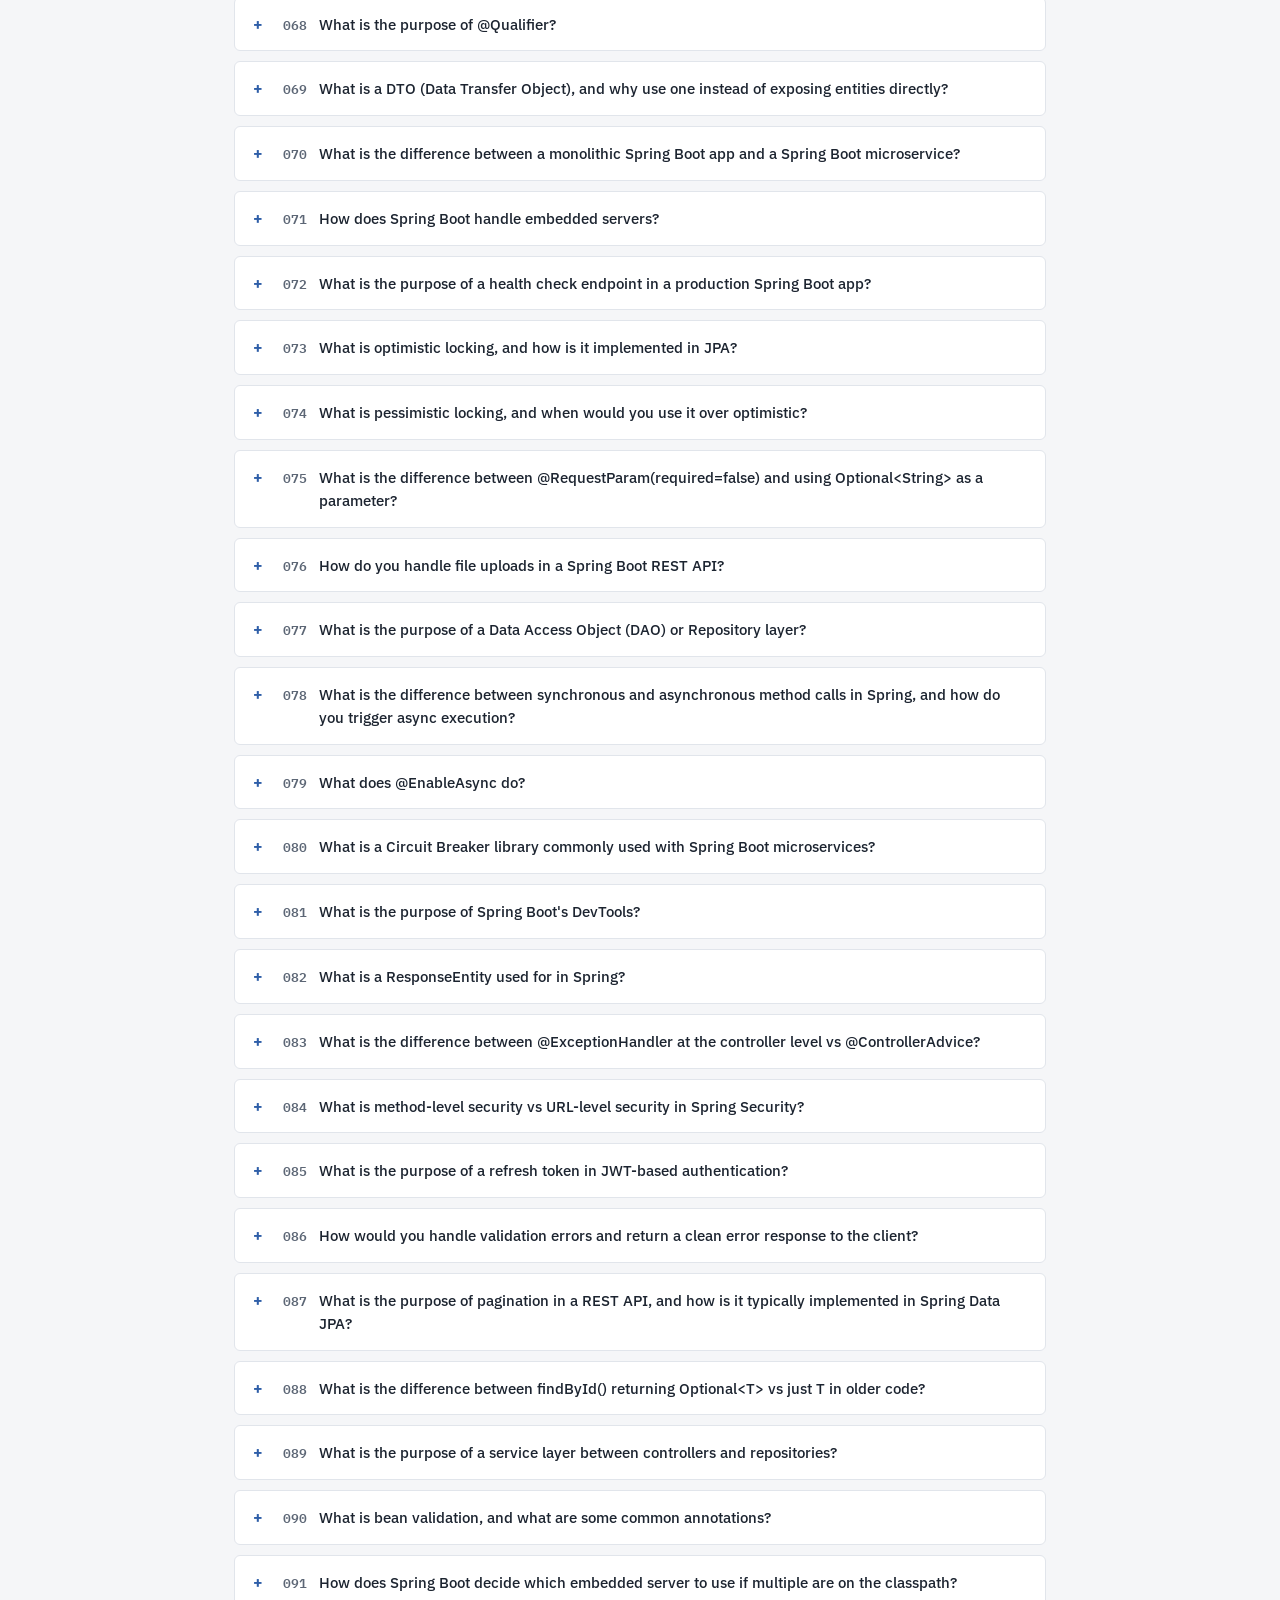
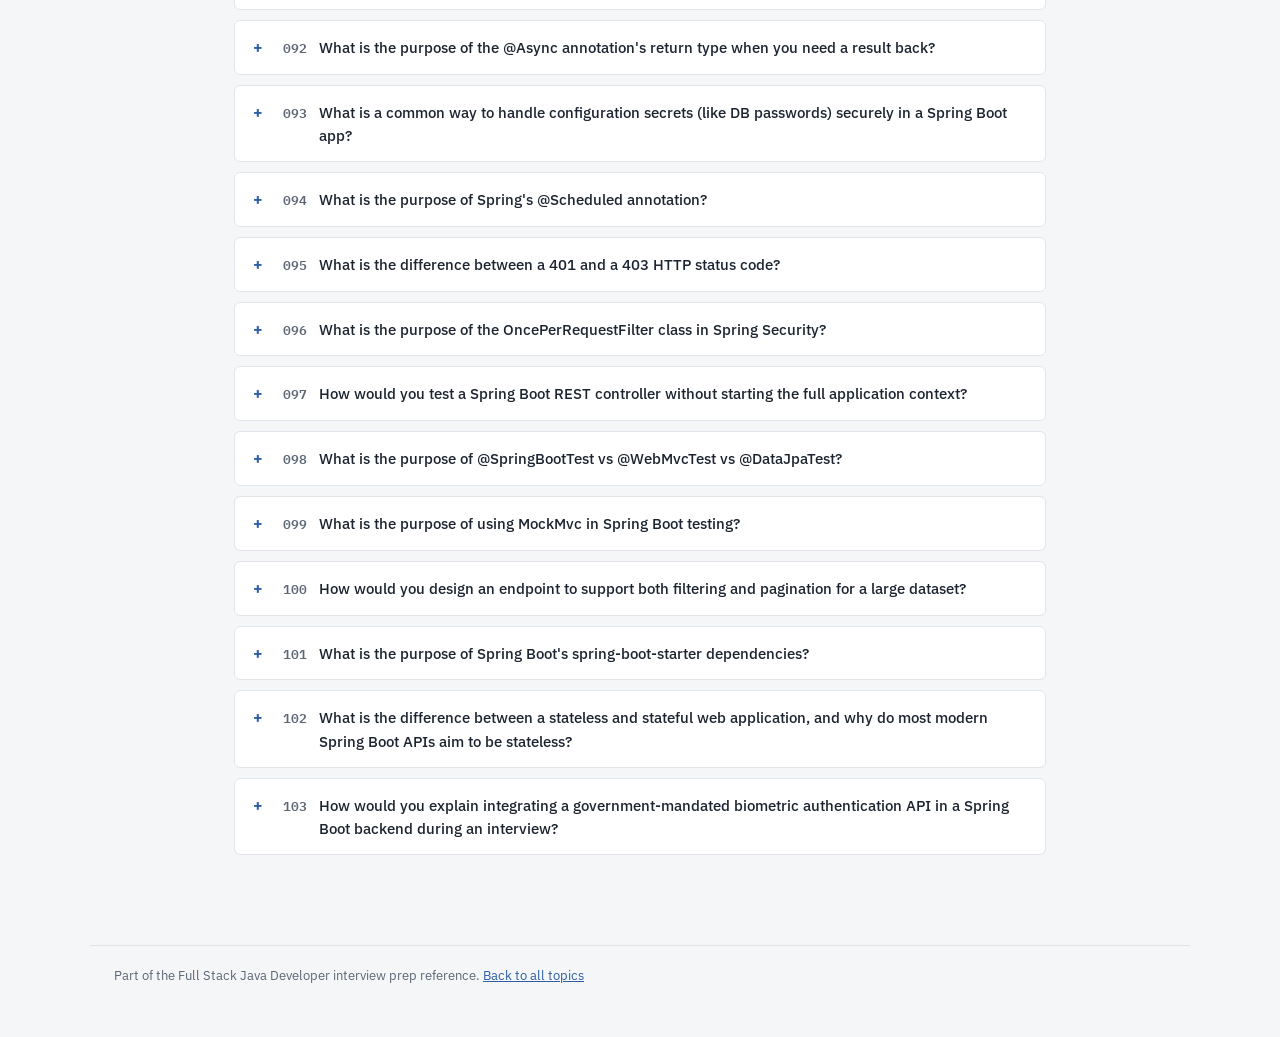
<file: springboot.html>
<!DOCTYPE html>
<html lang="en">
<head>
<meta charset="UTF-8">
<meta name="viewport" content="width=device-width, initial-scale=1.0">
<title>Spring Boot & Security Interview Questions | Interview Prep</title>
<link rel="stylesheet" href="style.css">
</head>
<body>

<nav class="topnav">
  <div class="topnav-inner">
    <a href="index.html" class="brand">Interview<span>Prep</span><span> by Rajendra Jakku</span></a>
    <div class="navlinks">
      <a href="index.html">Home</a>
      <a href="cv.html">My CV</a>
      <a href="java.html">Java</a>
      <a href="springboot.html" class="active">Spring Boot</a>
      <a href="microservices.html">Microservices</a>
      <a href="database.html">Database</a>
      <a href="angular.html">Angular</a>
      <a href="projects.html">Project Questions</a>
      <a href="cicd.html">CI/CD</a>
      <a href="aws.html">AWS</a>
      <a href="coding.html">Coding Practice</a>
      <a href="kafka.html">Kafka</a>
    </div>
  </div>
</nav>

<div class="pagehead">
  <p class="eyebrow">SPRING BOOT & SECURITY</p>
  <h1>Spring Boot & Security Interview Questions</h1>
  <p>Dependency injection, REST APIs, JPA/Hibernate, Spring Security, JWT authentication, and performance tuning.</p>
  <span class="count" id="qcount">103 questions</span>
</div>

<div class="controls">
  <div class="search-wrap">
    <input type="text" id="searchInput" placeholder="Search questions, answers, or code...">
  </div>
  <button class="btn" id="expandAll">Expand all</button>
  <button class="btn" id="collapseAll">Collapse all</button>
</div>

<div class="qlist">
  <div id="questionContainer"></div>
</div>

<footer>
  Part of the Full Stack Java Developer interview prep reference. <a href="index.html">Back to all topics</a>
</footer>

<script src="data-springboot.js"></script>
<script src="app.js"></script>
<script>
  renderQuestions(springbootData, 'questionContainer', 'qcount');
</script>

</body>
</html>
</file>
<file: style.css>
@import url('https://fonts.googleapis.com/css2?family=IBM+Plex+Sans:wght@400;500;600;700&family=IBM+Plex+Mono:wght@400;500&display=swap');

:root {
  --bg: #f5f6f8;
  --surface: #ffffff;
  --border: #e1e5eb;
  --text: #1c2430;
  --text-soft: #5c6675;
  --accent: #2e5ea8;
  --accent-dark: #1f4680;
  --accent-tint: #eaf1fb;
  --tag-example: #3c6e4f;
  --tag-example-tint: #eaf5ee;
  --radius: 6px;
  --maxw: 860px;
}

* { box-sizing: border-box; }

html { scroll-behavior: smooth; }

body {
  margin: 0;
  background: var(--bg);
  color: var(--text);
  font-family: 'IBM Plex Sans', -apple-system, sans-serif;
  line-height: 1.55;
  -webkit-font-smoothing: antialiased;
}

code, pre, .mono {
  font-family: 'IBM Plex Mono', 'Courier New', monospace;
}

a { color: var(--accent); }

/* ---------- Top nav ---------- */
.topnav {
  position: sticky;
  top: 0;
  z-index: 50;
  background: var(--surface);
  border-bottom: 1px solid var(--border);
}
.topnav-inner {
  max-width: 1100px;
  margin: 0 auto;
  padding: 14px 24px;
  display: flex;
  align-items: center;
  justify-content: space-between;
  flex-wrap: wrap;
  gap: 10px;
}
.brand {
  font-weight: 700;
  font-size: 17px;
  color: var(--text);
  text-decoration: none;
  letter-spacing: -0.01em;
}
.brand span { color: var(--accent); }
.navlinks {
  display: flex;
  gap: 4px;
  flex-wrap: wrap;
}
.navlinks a {
  text-decoration: none;
  color: var(--text-soft);
  font-size: 14.5px;
  font-weight: 500;
  padding: 7px 12px;
  border-radius: var(--radius);
  transition: background 0.15s, color 0.15s;
}
.navlinks a:hover { background: var(--accent-tint); color: var(--accent-dark); }
.navlinks a.active { background: var(--accent); color: #fff; }

/* ---------- Page header ---------- */
.pagehead {
  max-width: var(--maxw);
  margin: 0 auto;
  padding: 40px 24px 20px;
}
.pagehead .eyebrow {
  color: var(--accent);
  font-weight: 600;
  font-size: 13.5px;
  margin: 0 0 8px;
}
.pagehead h1 {
  font-size: 32px;
  margin: 0 0 10px;
  letter-spacing: -0.015em;
  line-height: 1.2;
}
.pagehead p {
  color: var(--text-soft);
  font-size: 16px;
  max-width: 640px;
  margin: 0 0 4px;
}
.pagehead .count {
  display: inline-block;
  margin-top: 14px;
  font-size: 13.5px;
  color: var(--text-soft);
  border: 1px solid var(--border);
  padding: 5px 12px;
  border-radius: 100px;
  background: var(--surface);
}

/* ---------- Controls ---------- */
.controls {
  max-width: var(--maxw);
  margin: 0 auto;
  padding: 0 24px 18px;
  display: flex;
  gap: 10px;
  flex-wrap: wrap;
  align-items: center;
  position: sticky;
  top: 57px;
  background: var(--bg);
  z-index: 40;
  padding-top: 12px;
}
.search-wrap {
  flex: 1;
  min-width: 220px;
  position: relative;
}
.search-wrap input {
  width: 100%;
  padding: 10px 14px 10px 36px;
  border: 1px solid var(--border);
  border-radius: var(--radius);
  font-size: 14.5px;
  font-family: inherit;
  background: var(--surface);
  color: var(--text);
}
.search-wrap input:focus {
  outline: none;
  border-color: var(--accent);
}
.search-wrap::before {
  content: "";
  position: absolute;
  left: 12px;
  top: 50%;
  transform: translateY(-50%);
  width: 14px;
  height: 14px;
  border: 2px solid var(--text-soft);
  border-radius: 50%;
  pointer-events: none;
}
.btn {
  border: 1px solid var(--border);
  background: var(--surface);
  color: var(--text);
  padding: 9px 14px;
  border-radius: var(--radius);
  font-size: 14px;
  font-weight: 500;
  cursor: pointer;
  font-family: inherit;
  transition: background 0.15s, border-color 0.15s;
}
.btn:hover { background: var(--accent-tint); border-color: var(--accent); color: var(--accent-dark); }

/* ---------- Question list ---------- */
.qlist {
  max-width: var(--maxw);
  margin: 0 auto;
  padding: 4px 24px 80px;
}
.qitem {
  background: var(--surface);
  border: 1px solid var(--border);
  border-radius: var(--radius);
  margin-bottom: 10px;
  overflow: hidden;
}
.qitem summary {
  list-style: none;
  cursor: pointer;
  padding: 14px 18px;
  display: flex;
  gap: 12px;
  align-items: baseline;
  font-weight: 500;
  font-size: 15px;
}
.qitem summary::-webkit-details-marker { display: none; }
.qitem summary::before {
  content: "+";
  flex-shrink: 0;
  width: 18px;
  color: var(--accent);
  font-weight: 700;
  font-size: 16px;
}
.qitem[open] summary::before { content: "\2212"; }
.qitem .qnum {
  color: var(--text-soft);
  font-weight: 600;
  flex-shrink: 0;
  font-size: 13px;
  font-family: 'IBM Plex Mono', monospace;
  padding-top: 1px;
}
.qbody {
  padding: 0 18px 18px 48px;
  border-top: 1px solid var(--border);
  padding-top: 14px;
}
.qbody .answer {
  color: var(--text);
  font-size: 14.5px;
  margin: 0 0 12px;
}
.example-tag {
  display: inline-block;
  font-size: 11.5px;
  font-weight: 600;
  color: var(--tag-example);
  background: var(--tag-example-tint);
  padding: 3px 8px;
  border-radius: 4px;
  margin-bottom: 6px;
}
.qbody pre {
  background: #1e1e1e;
  border: 1px solid #3a3a3a;
  border-radius: 5px;
  padding: 12px 14px;
  overflow-x: auto;
  margin: 0;
  font-size: 13px;
  line-height: 1.5;
  color: #d4d4d4;
  box-shadow: inset 0 1px 0 rgba(255, 255, 255, 0.04);
}
.qbody pre code {
  color: #d4d4d4;
  white-space: pre;
}
.qbody .example-text {
  font-size: 14px;
  color: var(--text-soft);
  font-family: 'IBM Plex Mono', monospace;
  background: #f7f8fa;
  border: 1px solid var(--border);
  border-radius: 5px;
  padding: 10px 12px;
  margin: 0;
}
.no-results {
  text-align: center;
  color: var(--text-soft);
  padding: 40px 20px;
  font-size: 14.5px;
  display: none;
}

/* ---------- Index page ---------- */
.hero {
  max-width: 1100px;
  margin: 0 auto;
  padding: 64px 24px 20px;
  display: flex;
  align-items: center;
  justify-content: space-between;
  gap: 48px;
}
.hero-copy { flex: 1; }
.hero-photo-wrap {
  flex: 0 0 320px;
  width: 320px;
  height: 320px;
  overflow: hidden;
  border-radius: 50%;
}
.hero-photo {
  display: block;
  width: 100%;
  height: 100%;
  object-fit: contain;
  object-position: center top;
  border-radius: 50%;
  mix-blend-mode: multiply;
}
.hero .eyebrow {
  color: var(--accent);
  font-weight: 600;
  font-size: 13.5px;
  margin: 0 0 10px;
}
.hero h1 {
  font-size: 40px;
  max-width: 680px;
  line-height: 1.18;
  letter-spacing: -0.02em;
  margin: 0 0 16px;
}
.hero p {
  font-size: 17px;
  color: var(--text-soft);
  max-width: 560px;
  margin: 0;
}
.candidate-strip {
  max-width: 1100px;
  margin: 28px auto 0;
  padding: 16px 24px;
  border-top: 1px solid var(--border);
  border-bottom: 1px solid var(--border);
  display: flex;
  gap: 28px;
  flex-wrap: wrap;
  font-size: 13.5px;
  color: var(--text-soft);
}
.candidate-strip strong { color: var(--text); }

.grid {
  max-width: 1100px;
  margin: 0 auto;
  padding: 40px 24px 80px;
  display: grid;
  grid-template-columns: repeat(auto-fit, minmax(260px, 1fr));
  gap: 16px;
}
.card {
  background: var(--surface);
  border: 1px solid var(--border);
  border-radius: 8px;
  padding: 22px;
  text-decoration: none;
  color: var(--text);
  display: block;
  transition: border-color 0.15s, transform 0.15s;
}
.card:hover { border-color: var(--accent); transform: translateY(-2px); }
.card .card-index {
  font-family: 'IBM Plex Mono', monospace;
  font-size: 12.5px;
  color: var(--accent);
  font-weight: 600;
  margin-bottom: 10px;
}
.card h3 {
  margin: 0 0 8px;
  font-size: 19px;
  letter-spacing: -0.01em;
}
.card p {
  margin: 0 0 14px;
  color: var(--text-soft);
  font-size: 14px;
}
.card .card-count {
  font-size: 12.5px;
  color: var(--text-soft);
  border-top: 1px solid var(--border);
  padding-top: 12px;
  display: flex;
  justify-content: space-between;
}

footer {
  max-width: 1100px;
  margin: 0 auto;
  padding: 20px 24px 50px;
  color: var(--text-soft);
  font-size: 13px;
  border-top: 1px solid var(--border);
}

/* ---------- CV page ---------- */
.cv-page {
  max-width: 1100px;
  margin: 0 auto;
  padding: 48px 24px 72px;
}
.cv-header {
  display: flex;
  justify-content: space-between;
  align-items: flex-start;
  gap: 24px;
  padding-bottom: 24px;
  border-bottom: 2px solid var(--text);
}
.cv-header h1 {
  margin: 0;
  font-size: 42px;
  line-height: 1.1;
  letter-spacing: -0.02em;
}
.cv-title {
  margin: 8px 0 2px;
  color: var(--accent);
  font-size: 20px;
  font-weight: 600;
}
.cv-location {
  margin: 0;
  color: var(--text-soft);
}
.cv-print { white-space: nowrap; }
.cv-contact {
  display: flex;
  flex-wrap: wrap;
  gap: 8px 24px;
  padding: 14px 0 6px;
  font-size: 14px;
}
.cv-section {
  padding: 26px 0;
  border-bottom: 1px solid var(--border);
}
.cv-section .eyebrow { margin: 0 0 12px; }
.cv-summary p:not(.eyebrow) {
  max-width: 900px;
  margin: 0 0 10px;
  color: var(--text-soft);
}
.cv-summary p:last-child { margin-bottom: 0; }
.cv-tags {
  display: flex;
  flex-wrap: wrap;
  gap: 8px;
}
.cv-tags span {
  padding: 6px 10px;
  border: 1px solid var(--border);
  border-radius: 4px;
  background: var(--accent-tint);
  color: var(--accent-dark);
  font-size: 13px;
  font-weight: 500;
}
.cv-skills {
  display: grid;
  grid-template-columns: repeat(2, minmax(0, 1fr));
  gap: 14px 28px;
}
.cv-skills div { display: grid; gap: 3px; }
.cv-skills strong { font-size: 14px; }
.cv-skills span { color: var(--text-soft); font-size: 14px; }
.cv-role { margin-top: 22px; }
.cv-role:first-of-type { margin-top: 0; }
.cv-role-head {
  display: flex;
  justify-content: space-between;
  gap: 20px;
  padding-bottom: 8px;
}
.cv-role-head h2, .cv-project h2 {
  margin: 0;
  font-size: 19px;
}
.cv-role-head p {
  margin: 2px 0 0;
  color: var(--accent);
  font-weight: 600;
}
.cv-role-head > span {
  color: var(--text-soft);
  font-size: 14px;
  text-align: right;
  white-space: nowrap;
}
.cv-role ul, .cv-project ul, .cv-two-col ul {
  margin: 8px 0 0;
  padding-left: 20px;
}
.cv-role li, .cv-project li, .cv-two-col li {
  margin-bottom: 6px;
  color: var(--text-soft);
  font-size: 14px;
}
.cv-tech {
  margin: 12px 0 0;
  padding: 10px 12px;
  background: #f7f8fa;
  border-left: 3px solid var(--accent);
  color: var(--text-soft);
  font-size: 13.5px;
}
.cv-project-grid, .cv-two-col {
  display: grid;
  grid-template-columns: repeat(2, minmax(0, 1fr));
  gap: 22px;
}
.cv-project {
  padding: 18px;
  border: 1px solid var(--border);
  border-radius: var(--radius);
  background: var(--surface);
}
.cv-project-role {
  margin: 4px 0 0;
  color: var(--accent);
  font-size: 13.5px;
  font-weight: 600;
}
.cv-two-col > div { min-width: 0; }
.cv-two-col .eyebrow:not(:first-child) { margin-top: 26px; }
.cv-languages p:last-child { margin: 0; color: var(--text-soft); }

@media print {
  .topnav, .cv-print, footer { display: none; }
  body { background: #fff; }
  .cv-page { max-width: none; padding: 0; }
  .cv-section { break-inside: avoid; }
  .cv-project { break-inside: avoid; }
  a { color: inherit; text-decoration: none; }
}

@media (max-width: 640px) {
  .hero h1 { font-size: 30px; }
  .hero { display: block; padding-top: 40px; }
  .hero-photo-wrap {
    width: 280px;
    height: 280px;
    margin: 28px auto 0;
  }
  .qbody { padding-left: 18px; }
  .qitem .qnum { display: none; }
  .controls { top: 0; }
  .cv-page { padding-top: 32px; }
  .cv-header { display: block; }
  .cv-header h1 { font-size: 34px; }
  .cv-print { margin-top: 18px; }
  .cv-skills, .cv-project-grid, .cv-two-col { grid-template-columns: 1fr; }
  .cv-role-head { display: block; }
  .cv-role-head > span { display: block; margin-top: 6px; text-align: left; }
}
</file>
